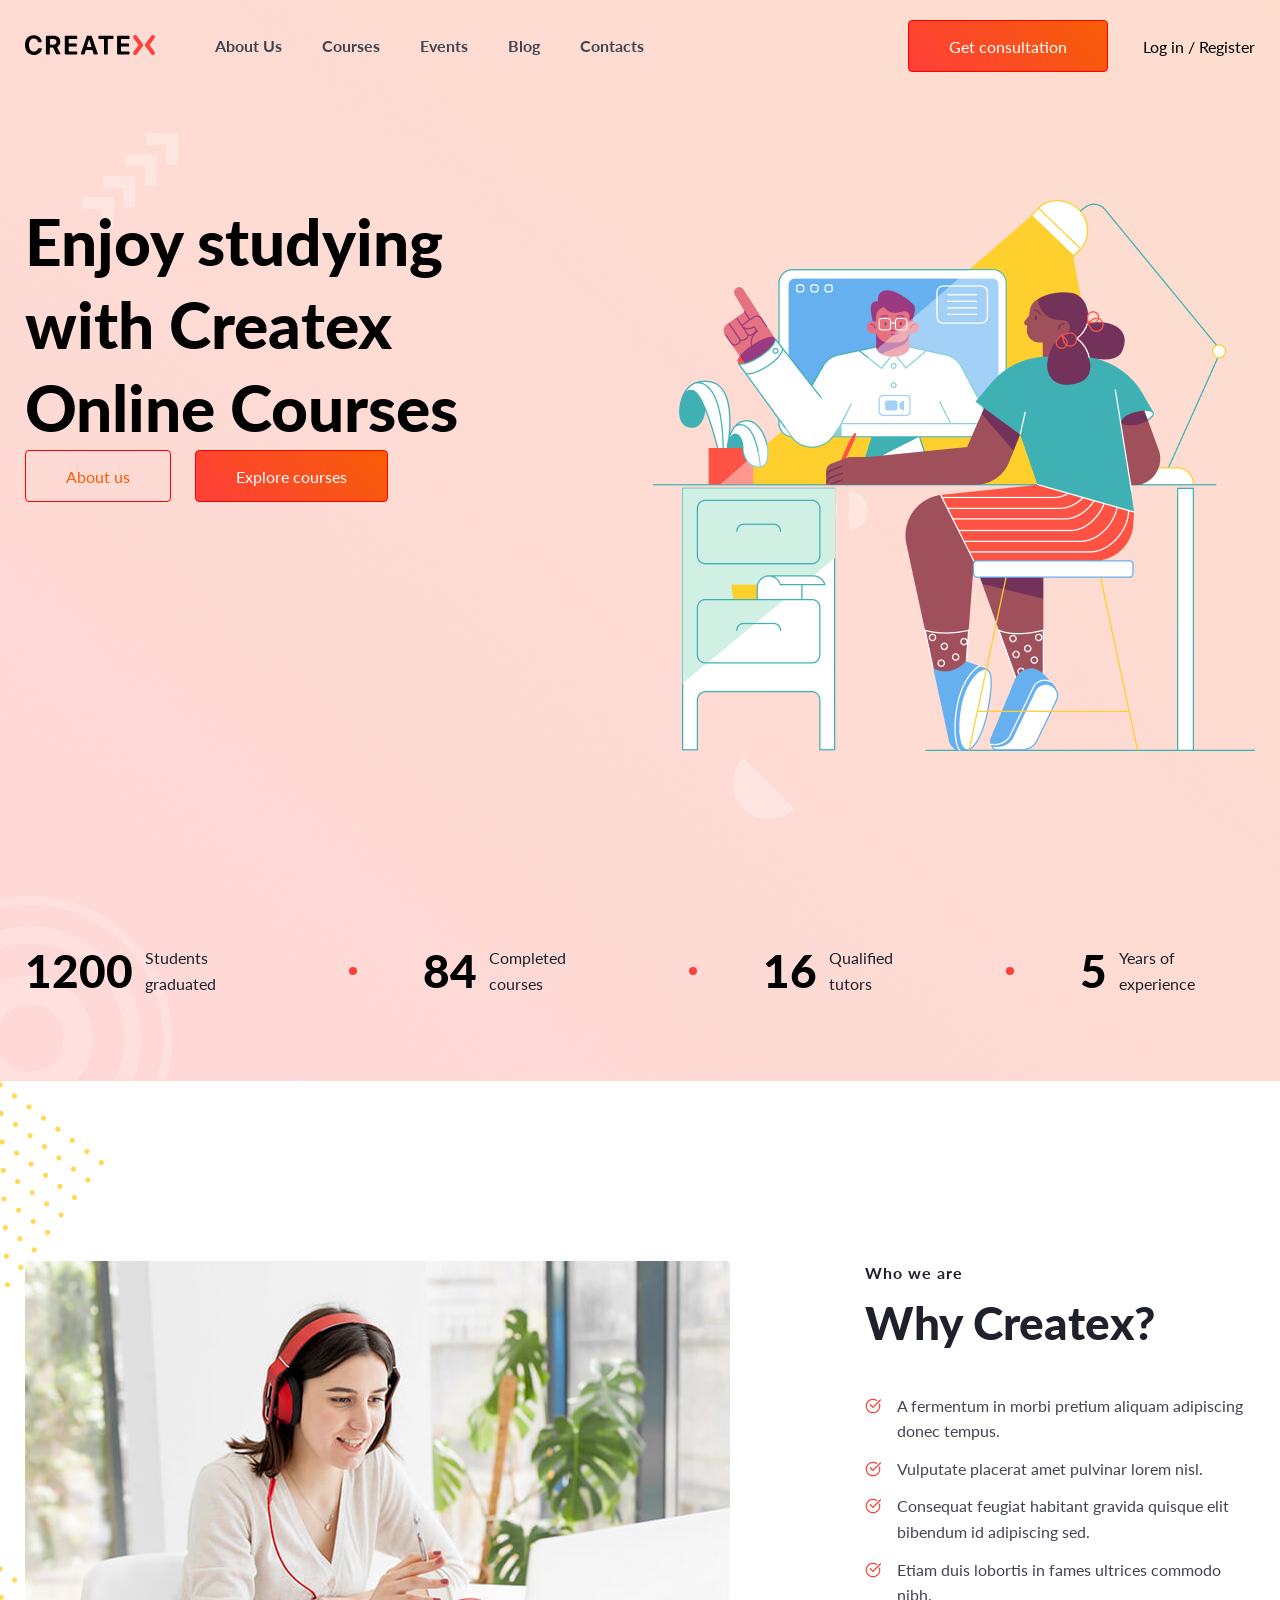
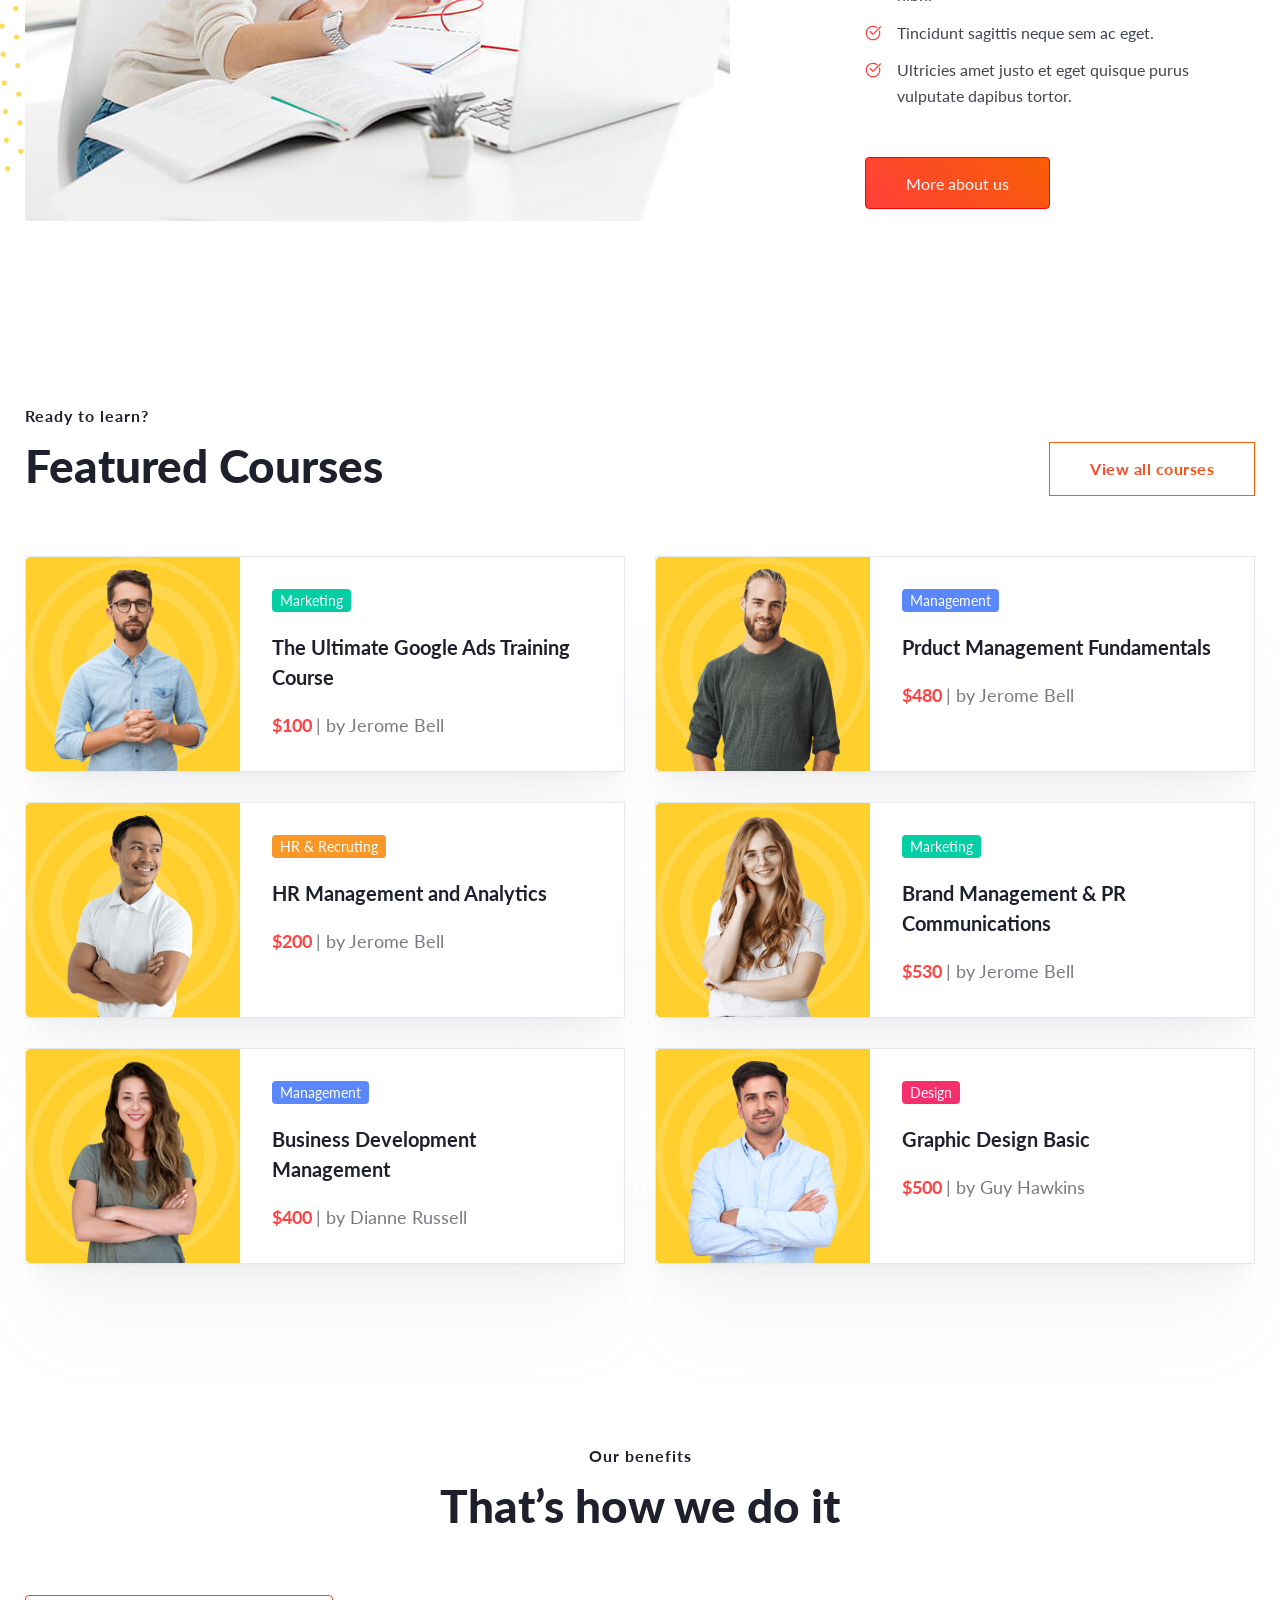
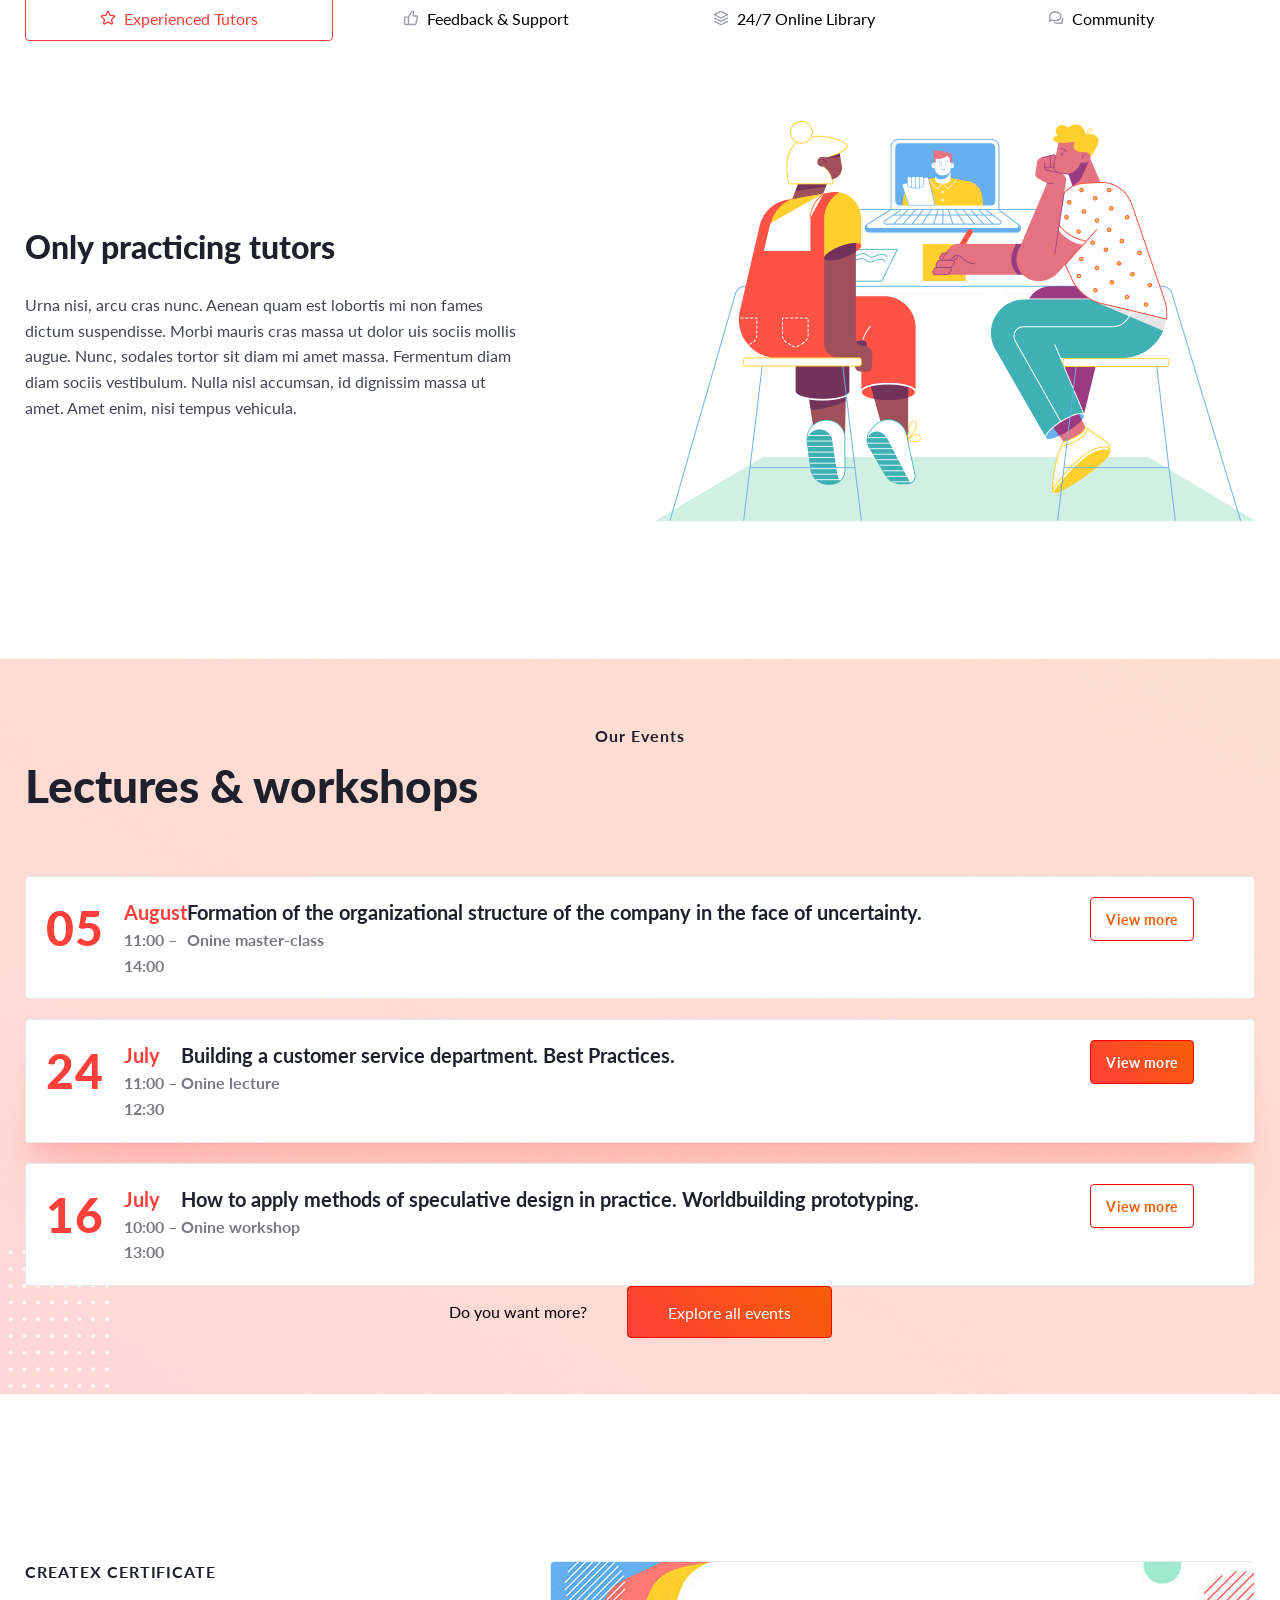
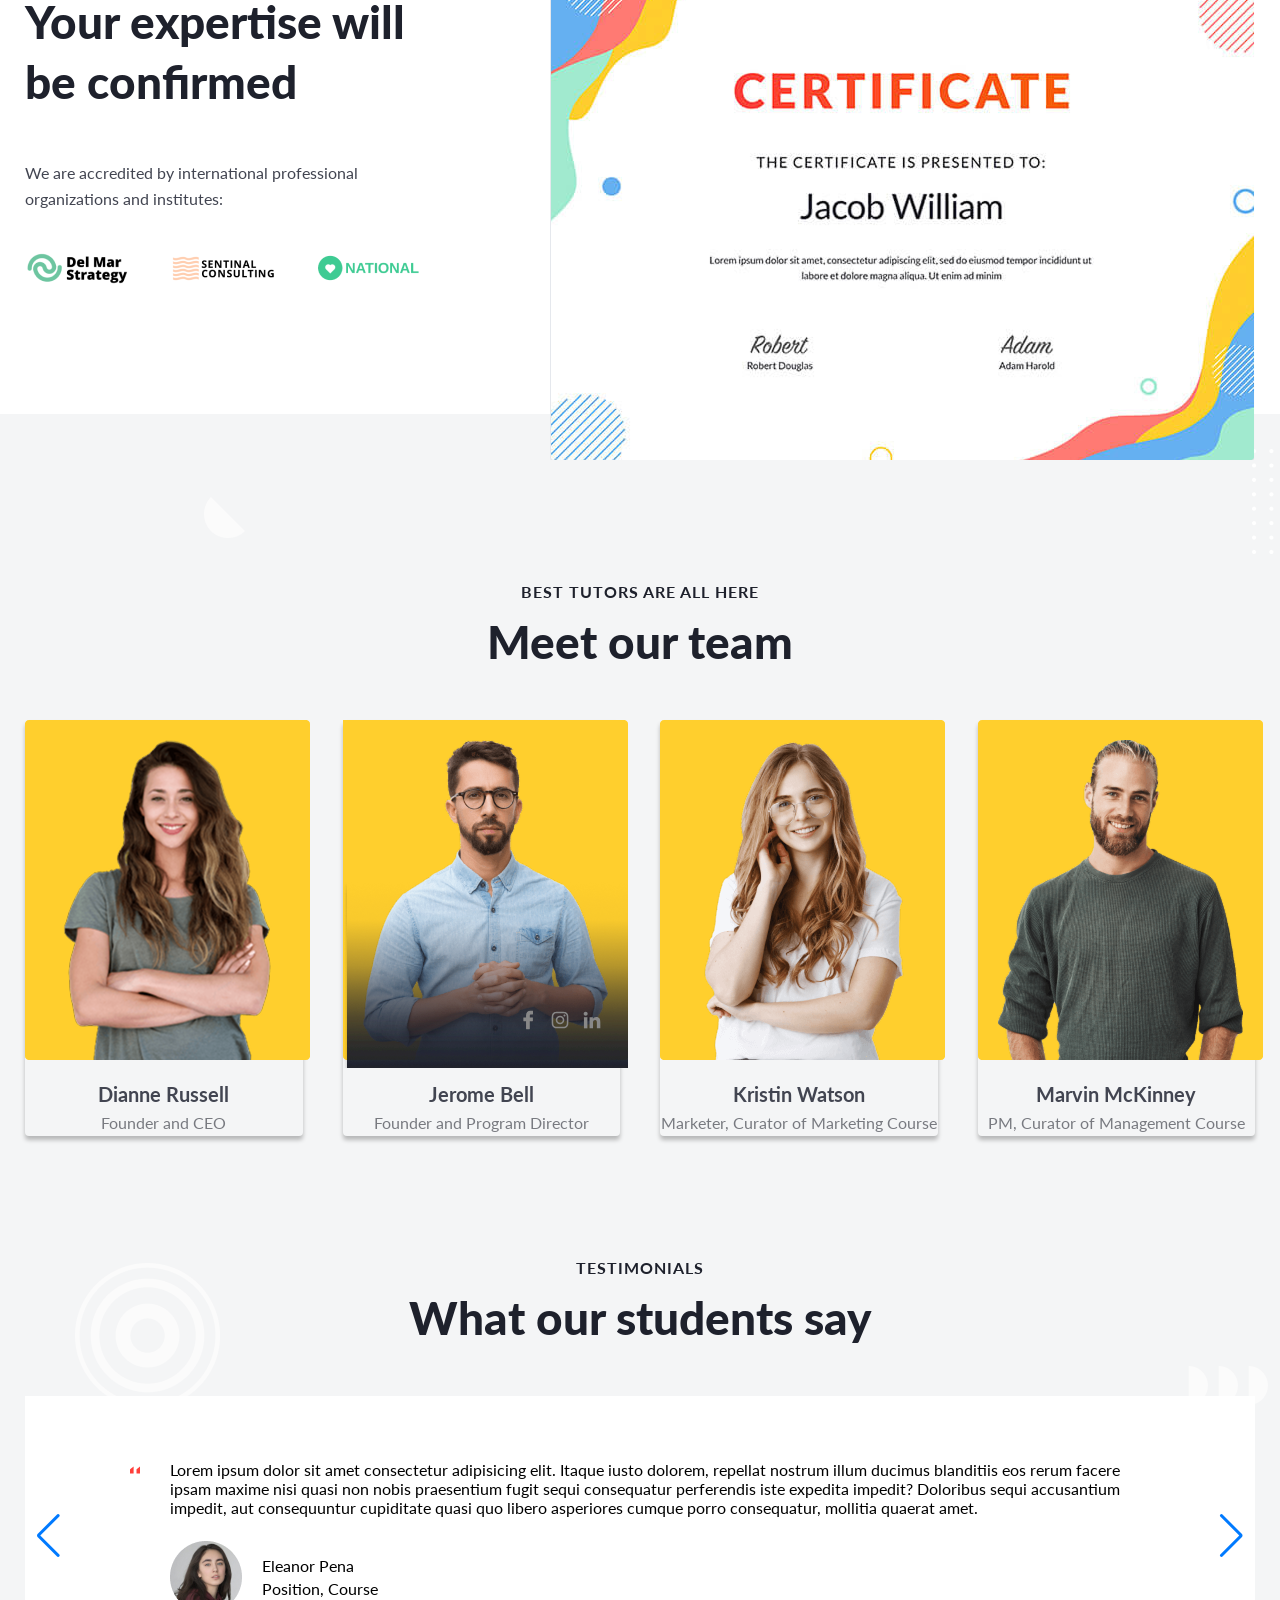
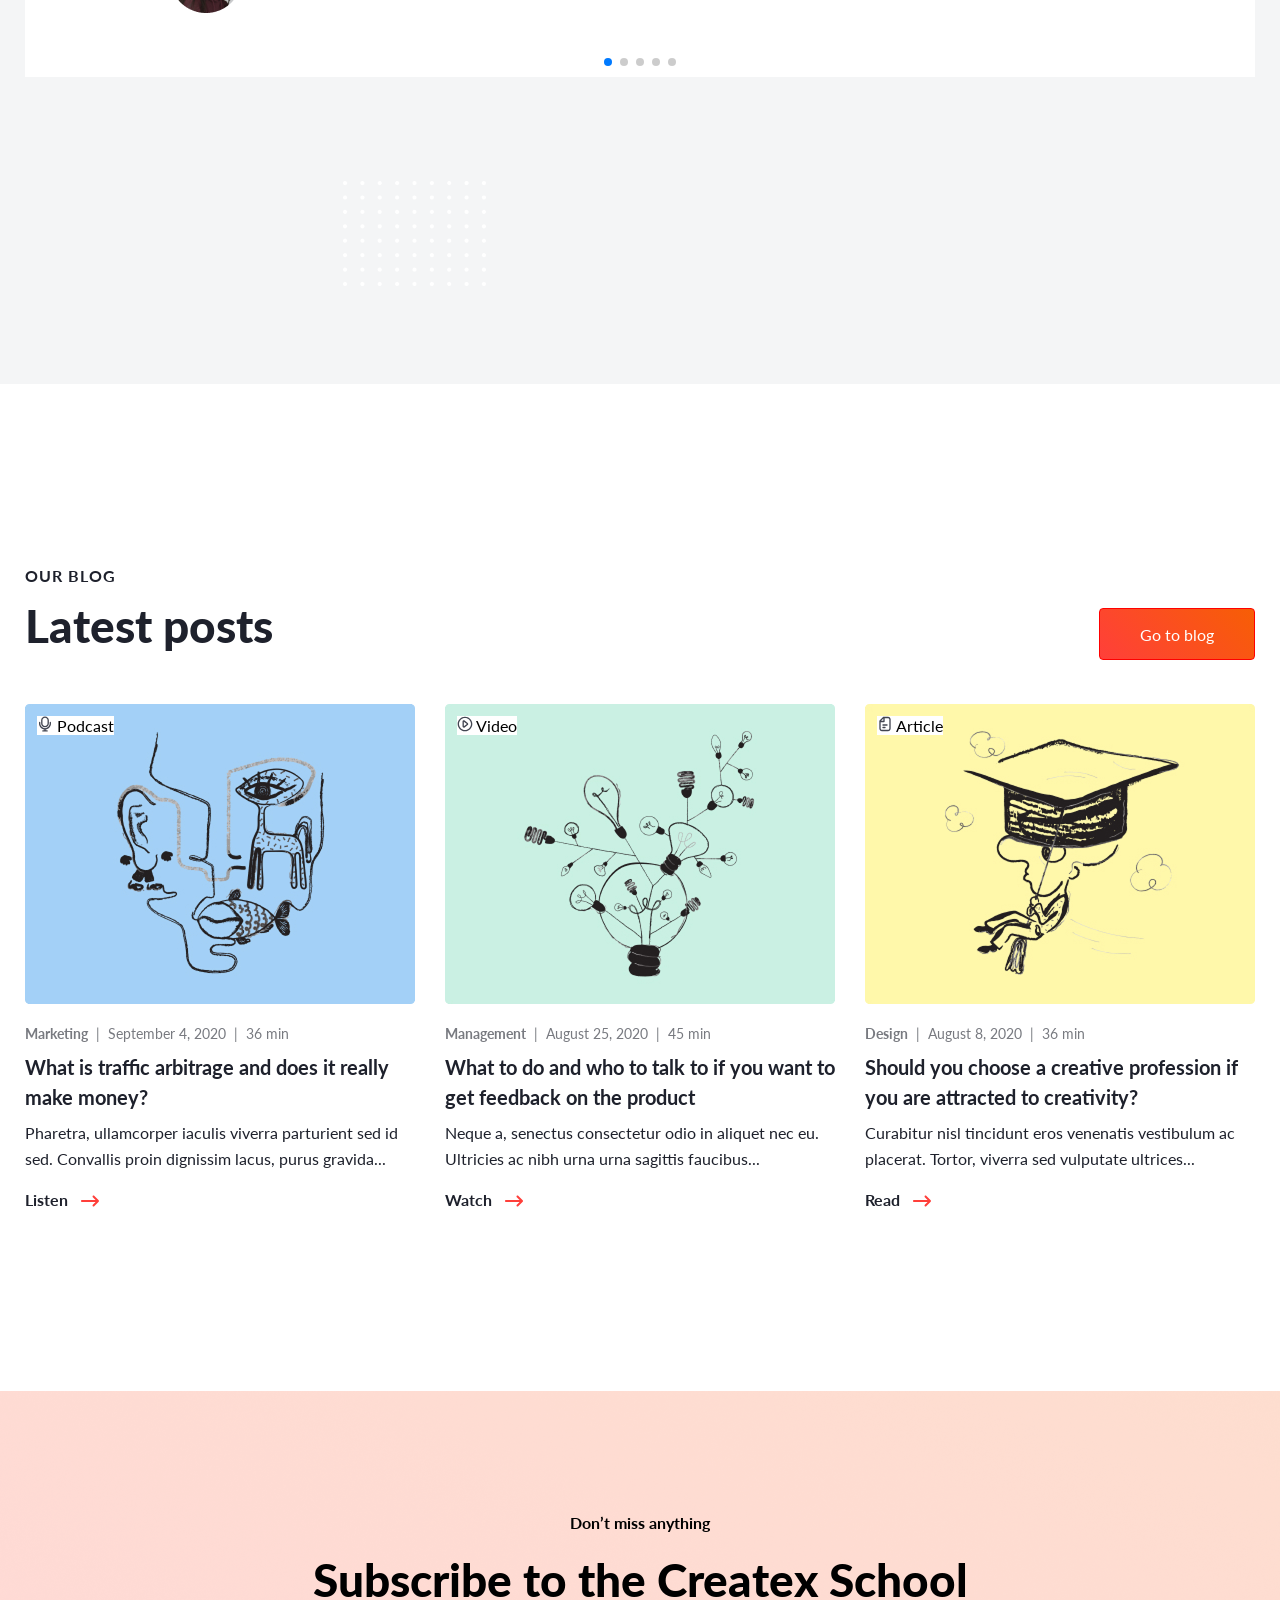
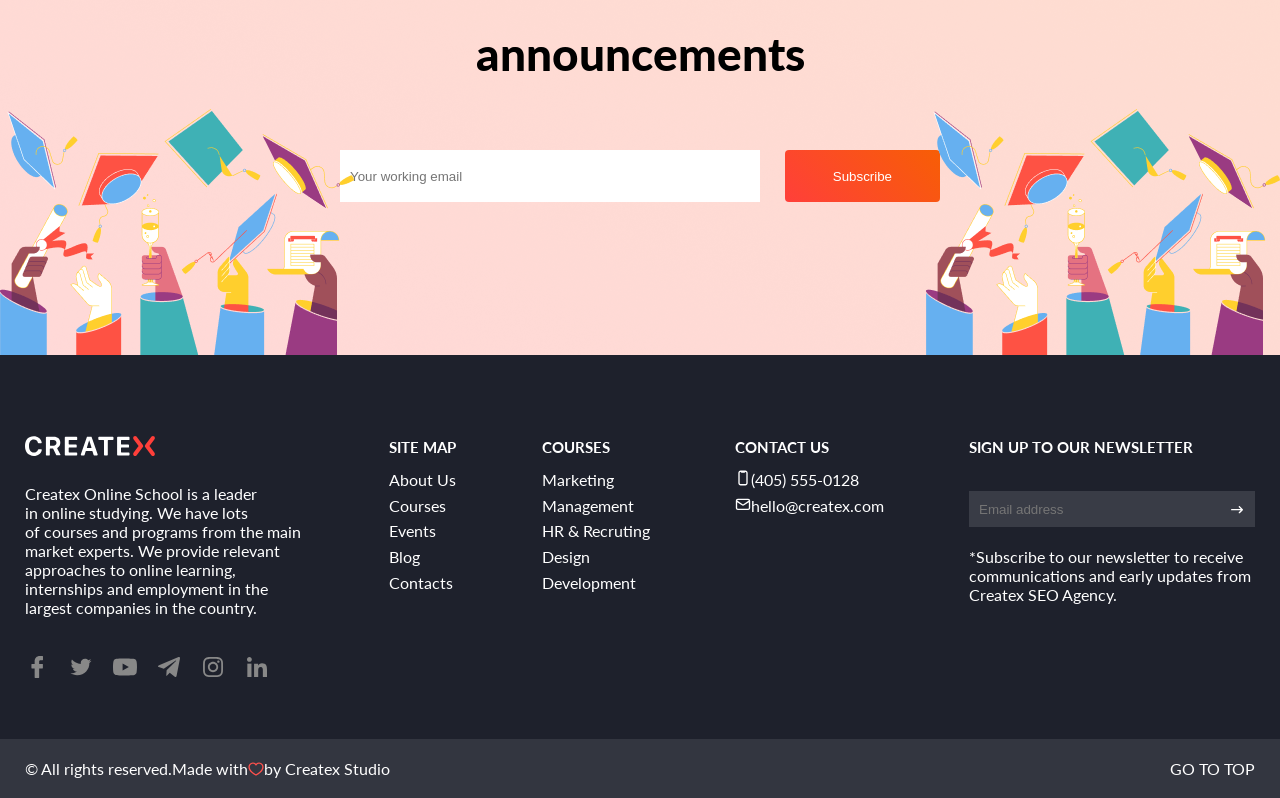
<file: index.html>
<!DOCTYPE html>
<html lang="en">

<head>
  <meta charset="UTF-8">
  <meta name="viewport" content="width=device-width, initial-scale=1.0">
  <title>CreateX</title>
  <link rel="stylesheet" href="https://cdn.jsdelivr.net/npm/swiper@11/swiper-bundle.min.css" />
  <link rel="stylesheet" href="css/main.css">
</head>

<body>

  <header id="top" class="header">
    <div class="container">

      <div class="header_row">
        <div class="header_left">
          <div class="header_logo">
            <a href="#!">
              <svg id="logo" width="130" height="22" viewBox="0 0 130 22" fill="none"
                xmlns="http://www.w3.org/2000/svg">
                <path
                  d="M0 11.1008C0 5.00078 3.3 1.30078 8.7 1.30078C12.8 1.30078 16.1 3.80078 16.7 7.50078C16.8 7.90078 16.5 8.20078 16.1 8.20078H13.5C13.2 8.20078 13 8.00078 12.9 7.70078C12.4 5.80078 10.8 4.60078 8.7 4.60078C5.8 4.60078 4 7.10078 4 11.1008C4 15.1008 5.8 17.6008 8.8 17.6008C10.9 17.6008 12.4 16.5008 13 14.7008C13.1 14.4008 13.3 14.2008 13.6 14.2008H16.2C16.6 14.2008 16.9 14.6008 16.8 14.9008C16.2 18.5008 13 20.9008 8.8 20.9008C3.3 20.9008 0 17.1008 0 11.1008Z" />
                <path
                  d="M24.2997 20.401H21.3997C21.0997 20.401 20.8997 20.201 20.8997 19.901V2.60104C20.8997 2.20104 21.2997 1.80104 21.6997 1.80104H28.6997C32.7997 1.80104 35.2997 4.10104 35.2997 7.70104C35.2997 9.80104 34.2997 11.701 32.5997 12.701C32.1997 12.901 32.0997 13.401 32.2997 13.701L35.3997 19.601C35.5997 19.901 35.2997 20.301 34.9997 20.301H31.6997C31.4997 20.301 31.2997 20.201 31.1997 20.001L28.2997 14.001C28.1997 13.701 27.8997 13.601 27.5997 13.601H25.2997C24.9997 13.601 24.7997 13.801 24.7997 14.101V20.001C24.8997 20.201 24.5997 20.401 24.2997 20.401ZM24.8997 10.201C24.8997 10.501 25.0997 10.701 25.3997 10.701H28.3997C30.3997 10.701 31.4997 9.60104 31.4997 7.80104C31.4997 6.00104 30.2997 4.90104 28.3997 4.90104H25.4997C25.1997 4.90104 24.9997 5.10104 24.9997 5.40104V10.201H24.8997Z" />
                <path
                  d="M51.4998 20.401H40.4998C40.0998 20.401 39.7998 20.101 39.7998 19.701V2.50104C39.7998 2.10104 40.0998 1.80104 40.4998 1.80104H51.4998C51.8998 1.80104 52.1998 2.10104 52.1998 2.50104V4.40104C52.1998 4.80104 51.8998 5.10104 51.4998 5.10104H44.1998C43.8998 5.10104 43.6998 5.30104 43.6998 5.60104V9.00104C43.6998 9.30104 43.8998 9.50104 44.1998 9.50104H50.9998C51.3998 9.50104 51.6998 9.80104 51.6998 10.201V11.901C51.6998 12.301 51.3998 12.601 50.9998 12.601H44.1998C43.8998 12.601 43.6998 12.801 43.6998 13.101V16.901C43.6998 17.201 43.8998 17.401 44.1998 17.401H51.4998C51.8998 17.401 52.1998 17.701 52.1998 18.101V20.001C52.1998 20.101 51.8998 20.401 51.4998 20.401Z" />
                <path
                  d="M66.9999 15.901H61.2999C60.9999 15.901 60.7999 16.101 60.6999 16.301L59.5999 20.001C59.4999 20.301 59.2999 20.401 58.9999 20.401H56.3999C55.9999 20.401 55.6999 20.001 55.7999 19.601L61.7999 2.20104C61.8999 2.00104 62.0999 1.80104 62.3999 1.80104H66.0999C66.3999 1.80104 66.5999 2.00104 66.6999 2.20104L72.6999 19.601C72.7999 20.001 72.4999 20.401 72.0999 20.401H69.1999C68.8999 20.401 68.6999 20.201 68.5999 20.001L67.4999 16.301C67.4999 16.101 67.1999 15.901 66.9999 15.901ZM62.0999 13.001H66.1999C66.3999 13.001 66.4999 12.801 66.4999 12.601L64.2999 5.60104H64.0999L61.8999 12.601C61.7999 12.801 61.8999 13.001 62.0999 13.001Z" />
                <path
                  d="M79.0001 19.7014V5.50143C79.0001 5.20143 78.8001 5.00143 78.5001 5.00143H74.1001C73.7001 5.00143 73.3001 4.70143 73.3001 4.20143V2.50143C73.3001 2.10143 73.6001 1.70143 74.1001 1.70143H87.7001C88.1001 1.70143 88.5001 2.00143 88.5001 2.50143V4.20143C88.5001 4.60143 88.2001 5.00143 87.7001 5.00143H83.3001C83.0001 5.00143 82.8001 5.20143 82.8001 5.50143V19.8014C82.8001 20.2014 82.5001 20.5014 82.1001 20.5014H79.6001C79.3001 20.4014 79.0001 20.1014 79.0001 19.7014Z" />
                <path
                  d="M103.8 20.401H92.7999C92.3999 20.401 92.0999 20.101 92.0999 19.701V2.50104C92.0999 2.10104 92.3999 1.80104 92.7999 1.80104H103.8C104.2 1.80104 104.5 2.10104 104.5 2.50104V4.40104C104.5 4.80104 104.2 5.10104 103.8 5.10104H96.4999C96.1999 5.10104 95.9999 5.30104 95.9999 5.60104V9.00104C95.9999 9.30104 96.1999 9.50104 96.4999 9.50104H103.3C103.7 9.50104 104 9.80104 104 10.201V11.901C104 12.301 103.7 12.601 103.3 12.601H96.4999C96.1999 12.601 95.9999 12.801 95.9999 13.101V16.901C95.9999 17.201 96.1999 17.401 96.4999 17.401H103.8C104.2 17.401 104.5 17.701 104.5 18.101V20.001C104.5 20.101 104.2 20.401 103.8 20.401Z" />
                <path
                  d="M117.7 9.7L111.5 1.6C111.1 1.2 110.6 1 110.1 1C109.6 1 109.1 1.2 108.7 1.6C108 2.4 108 3.6 108.7 4.4L113.6 11L108.7 17.6C108 18.4 108 19.6 108.7 20.4C109.1 20.8 109.6 21 110.1 21C110.6 21 111.1 20.8 111.5 20.4L117.7 12.3C118.4 11.7 118.4 10.5 117.7 9.7Z"
                  fill="#FF3F3A" />
                <path
                  d="M120.343 9.7L126.543 1.6C126.943 1.2 127.443 1 127.943 1C128.443 1 128.943 1.2 129.343 1.6C130.043 2.4 130.043 3.6 129.343 4.4L124.443 11L129.343 17.6C130.043 18.4 130.043 19.6 129.343 20.4C128.943 20.8 128.443 21 127.943 21C127.443 21 126.943 20.8 126.543 20.4L120.343 12.3C119.643 11.7 119.643 10.5 120.343 9.7Z"
                  fill="#FF3F3A" />
              </svg></a>
          </div>
          <nav class="header_nav">
            <ul>
              <li><a href="about.html">About Us</a></li>
              <li><a href="courses.html">Courses</a></li>
              <li><a href="events.html">Events</a></li>
              <li><a href="blog.html">Blog</a></li>
              <li><a href="contacts.html">Contacts</a></li>
            </ul>
          </nav>
        </div>

        <div class="header_links">
          <a class="btn_fill" href="#!">Get consultation</a>
          <a href="#!">Log in / Register</a>
        </div>
      </div>

      <div class="header_hero">
        <div class="hero_left">
          <div class="hero_title">Enjoy studying
            with Createx Online Courses</div>

          <div class="hero_links">
            <a class="btn" href="#!">About us</a>
            <a class="btn_fill" href="#!">Explore courses</a>
          </div>


        </div>
        <div class="hero_right"></div>
      </div>

      <div class="header_statistics">
        <div class="stat_item">
          <div class="item_value">1200</div>
          <div class="item_name">Students graduated</div>
        </div>
        <div class="stat_sep"><svg width="8" height="8" viewBox="0 0 8 8" fill="none"
            xmlns="http://www.w3.org/2000/svg">
            <circle cx="4" cy="4" r="4" fill="#FF3F3A" />
          </svg>
        </div>
        <div class="stat_item">
          <div class="item_value">84</div>
          <div class="item_name">Completed courses</div>
        </div>
        <div class="stat_sep"><svg width="8" height="8" viewBox="0 0 8 8" fill="none"
            xmlns="http://www.w3.org/2000/svg">
            <circle cx="4" cy="4" r="4" fill="#FF3F3A" />
          </svg>
        </div>
        <div class="stat_item">
          <div class="item_value">16</div>
          <div class="item_name">Qualified tutors</div>
        </div>
        <div class="stat_sep"><svg width="8" height="8" viewBox="0 0 8 8" fill="none"
            xmlns="http://www.w3.org/2000/svg">
            <circle cx="4" cy="4" r="4" fill="#FF3F3A" />
          </svg>
        </div>
        <div class="stat_item">
          <div class="item_value">5</div>
          <div class="item_name">Years of experience</div>
        </div>
      </div>

    </div>
  </header>

  <section class="about common_section">
    <div class="container">
      <div class="about_row">
        <div class="about_left">
          <img src="images/about.png" alt="">
        </div>
        <div class="about_right">
          <div class="about_subtitle">Who we are</div>
          <div class="about_title"> Why Createx?</div>
          <div class="about_items">

            <div class="about_item"> <img src="images/check.svg" alt=""> A fermentum in morbi pretium aliquam adipiscing
              donec tempus.</div>
            <div class="about_item"> <img src="images/check.svg" alt=""> Vulputate placerat amet pulvinar lorem nisl.
            </div>
            <div class="about_item"> <img src="images/check.svg" alt=""> Consequat feugiat habitant gravida quisque elit
              bibendum id adipiscing sed.</div>
            <div class="about_item"> <img src="images/check.svg" alt=""> Etiam duis lobortis in fames ultrices commodo
              nibh.</div>
            <div class="about_item"> <img src="images/check.svg" alt=""> Tincidunt sagittis neque sem ac eget.</div>
            <div class="about_item"> <img src="images/check.svg" alt=""> Ultricies amet justo et eget quisque purus
              vulputate dapibus tortor.</div>

          </div>
          <div class="about_btn btn_fill">More about us</div>
        </div>
      </div>
    </div>
  </section>

  <section class="featured common_section">
    <div class="container">
      <div class="featured_row">
        <div class="featured_text">
          <div class="featured_subtitle">Ready to learn?</div>
          <div class="featured_title">Featured Courses</div>
        </div>
        <div class="featured_btn btn">View all courses</div>
      </div>
      <div class="featured_items">
        <div class="featured_item">
          <img src="images/featured-1.png" alt="">
          <div class="featured_details">
            <div class="featured_item_category category1">Marketing</div>
            <div class="featured_item_title">The Ultimate Google Ads Training Course</div>
            <div class="featured_item_desc">$100 <span>| by Jerome Bell</span></div>
          </div>
        </div>
        <div class="featured_item">
          <img src="images/featured-2.png" alt="">
          <div class="featured_details">
            <div class="featured_item_category category2">Management</div>
            <div class="featured_item_title">Prduct Management Fundamentals</div>
            <div class="featured_item_desc">$480 <span>| by Jerome Bell</span></div>
          </div>
        </div>
        <div class="featured_item">
          <img src="images/featured-3.png" alt="">
          <div class="featured_details">
            <div class="featured_item_category category3">HR & Recruting</div>
            <div class="featured_item_title">HR Management and Analytics</div>
            <div class="featured_item_desc">$200 <span>| by Jerome Bell</span></div>
          </div>
        </div>
        <div class="featured_item">
          <img src="images/featured-4.png" alt="">
          <div class="featured_details">
            <div class="featured_item_category category1">Marketing</div>
            <div class="featured_item_title">Brand Management & PR Communications</div>
            <div class="featured_item_desc">$530 <span>| by Jerome Bell</span></div>
          </div>
        </div>
        <div class="featured_item">
          <img src="images/featured-5.png" alt="">
          <div class="featured_details">
            <div class="featured_item_category category2">Management</div>
            <div class="featured_item_title">Business Development Management</div>
            <div class="featured_item_desc">$400 <span>| by Dianne Russell</span></div>
          </div>
        </div>
        <div class="featured_item">
          <img src="images/featured-6.png" alt="">
          <div class="featured_details">
            <div class="featured_item_category category4">Design</div>
            <div class="featured_item_title">Graphic Design Basic</div>
            <div class="featured_item_desc">$500 <span>| by Guy Hawkins</span></div>
          </div>
        </div>
      </div>
    </div>
  </section>

  <section class="benefits common_section">
    <div class="container">
      <div class="benefits_top">
        <div class="benefits_subtitle">Our benefits</div>
        <div class="benefits_title">That’s how we do it</div>
      </div>

      <div class="benefits_categories">
        <div class="benefits_item active">
          <svg id="benefits_item_icon" width="16" height="16" viewBox="0 0 16 16" fill="none"
            xmlns="http://www.w3.org/2000/svg">
            <path fill-rule="evenodd" clip-rule="evenodd"
              d="M6.77932 1.46709C7.24248 0.398992 8.75719 0.39899 9.22036 1.46709L10.6214 4.69809L14.1273 5.03216C15.2862 5.14259 15.7543 6.58317 14.8816 7.35373L12.2417 9.68466L13.0073 13.1221C13.2604 14.2585 12.035 15.1488 11.0325 14.5569L7.99984 12.7665L4.96721 14.5569C3.96469 15.1488 2.73926 14.2585 2.99236 13.1221L3.75801 9.68466L1.11809 7.35373C0.245398 6.58317 0.71347 5.14259 1.87242 5.03216L5.37824 4.69809L6.77932 1.46709ZM9.40091 5.22735L7.99984 1.99635L6.59876 5.22735C6.406 5.67189 5.98678 5.97647 5.50444 6.02243L1.99861 6.35649L4.63852 8.68743C5.00174 9.00813 5.16186 9.50095 5.05652 9.97389L4.29088 13.4114L7.32351 11.621C7.74075 11.3746 8.25893 11.3746 8.67617 11.621L11.7088 13.4114L10.9432 9.97389C10.8378 9.50095 10.9979 9.00813 11.3612 8.68743L14.0011 6.35649L10.4952 6.02243C10.0129 5.97647 9.59368 5.67189 9.40091 5.22735Z" />
          </svg>

          <div class="benfits_item_name">Experienced Tutors</div>
        </div>
        <div class="benefits_item">
          <svg id="benefits_item_icon" width="16" height="16" viewBox="0 0 16 16" fill="none"
            xmlns="http://www.w3.org/2000/svg">
            <path fill-rule="evenodd" clip-rule="evenodd"
              d="M9.4547 2.16732C9.36168 2.16732 9.27547 2.21676 9.22843 2.29736L9.22433 2.30438L6.16683 7.26115V13.834H11.8907C12.0135 13.834 12.1198 13.7487 12.1464 13.629L12.1487 13.6186L13.8487 6.97883C13.8798 6.8179 13.7565 6.66732 13.5915 6.66732H11.0002C10.566 6.66732 10.1268 6.52228 9.80696 6.21014C9.47075 5.88199 9.31488 5.41203 9.41491 4.90572L9.89414 2.48001C9.92614 2.31806 9.80219 2.16732 9.63725 2.16732H9.4547ZM4.8335 13.834V7.73875H2.47118C2.32739 7.73875 2.2104 7.85476 2.20929 7.99872C2.20929 7.99872 2.20929 7.99871 2.20929 7.99872L2.16684 13.5701C2.16572 13.7154 2.28327 13.834 2.42868 13.834H4.8335ZM5.12809 6.40541L8.08155 1.61731C8.36843 1.13222 8.89032 0.833984 9.4547 0.833984H9.63725C10.6424 0.833984 11.397 1.75237 11.2022 2.73844L10.723 5.16415C10.7144 5.20732 10.72 5.22693 10.7213 5.23124C10.7228 5.23603 10.726 5.24402 10.7383 5.25596C10.7661 5.28317 10.8492 5.33398 11.0002 5.33398H13.5915C14.6121 5.33398 15.3701 6.27923 15.1487 7.27539L15.1464 7.28579L13.4453 13.93C13.2788 14.6537 12.6343 15.1673 11.8907 15.1673H2.42868C1.54298 15.1673 0.826756 14.4457 0.833544 13.56C0.833544 13.56 0.833544 13.56 0.833544 13.56L0.875993 7.98854C0.88271 7.11235 1.59485 6.40541 2.47118 6.40541H5.12809Z" />
          </svg>
          <div class="benfits_item_name">Feedback & Support</div>
        </div>
        <div class="benefits_item">
          <svg id="benefits_item_icon" width="16" height="16" viewBox="0 0 16 16" fill="none"
            xmlns="http://www.w3.org/2000/svg">
            <path fill-rule="evenodd" clip-rule="evenodd"
              d="M7.70184 0.736398C7.88953 0.642555 8.11044 0.642555 8.29813 0.736398L14.9648 4.06973C15.1906 4.18266 15.3333 4.4135 15.3333 4.66602C15.3333 4.91853 15.1906 5.14937 14.9648 5.2623L8.29813 8.59563C8.11044 8.68948 7.88953 8.68948 7.70184 8.59563L1.03517 5.2623C0.809318 5.14937 0.66665 4.91853 0.66665 4.66602C0.66665 4.4135 0.809318 4.18266 1.03517 4.06973L7.70184 0.736398ZM2.82403 4.66602L7.99998 7.25399L13.1759 4.66602L7.99998 2.07804L2.82403 4.66602Z" />
            <path fill-rule="evenodd" clip-rule="evenodd"
              d="M0.737032 7.70121C0.901691 7.37189 1.30214 7.2384 1.63146 7.40306L7.99998 10.5873L14.3685 7.40306C14.6978 7.2384 15.0983 7.37189 15.2629 7.70121C15.4276 8.03052 15.2941 8.43097 14.9648 8.59563L8.29813 11.929C8.11044 12.0228 7.88953 12.0228 7.70184 11.929L1.03517 8.59563C0.705855 8.43097 0.572372 8.03052 0.737032 7.70121Z" />
            <path fill-rule="evenodd" clip-rule="evenodd"
              d="M0.737032 11.0345C0.901691 10.7052 1.30214 10.5717 1.63146 10.7364L7.99998 13.9207L14.3685 10.7364C14.6978 10.5717 15.0983 10.7052 15.2629 11.0345C15.4276 11.3639 15.2941 11.7643 14.9648 11.929L8.29813 15.2623C8.11044 15.3561 7.88953 15.3561 7.70184 15.2623L1.03517 11.929C0.705855 11.7643 0.572372 11.3639 0.737032 11.0345Z" />
          </svg>
          <div class="benfits_item_name">24/7 Online Library</div>
        </div>
        <div class="benefits_item">
          <svg id="benefits_item_icon" width="16" height="16" viewBox="0 0 16 16" fill="none"
            xmlns="http://www.w3.org/2000/svg">
            <path fill-rule="evenodd" clip-rule="evenodd"
              d="M14.6153 7.04557C14.5204 7.70339 14.2954 8.32861 13.9619 8.90355C13.9869 9.0459 13.9997 9.18978 13.9997 9.33429C13.9997 9.83617 13.8543 10.3165 13.5849 10.7529C13.4504 10.9707 13.4158 11.226 13.4025 11.3946C13.3873 11.5879 13.3924 11.7994 13.4062 12.0025C13.4217 12.2304 13.4497 12.4697 13.4818 12.6954C13.2216 12.6196 12.9395 12.5434 12.6704 12.4826C12.4465 12.4321 12.2174 12.3891 12.0099 12.3676C11.8289 12.349 11.5674 12.3345 11.3335 12.4101C10.8221 12.5754 10.2594 12.6676 9.66636 12.6676C8.96109 12.6676 8.31335 12.5424 7.74559 12.325C7.60903 12.3311 7.47146 12.3343 7.33301 12.3343C6.52993 12.3343 5.75701 12.2287 5.03385 12.0335C6.08516 13.2494 7.81828 14.001 9.66636 14.001C10.3883 14.001 11.0812 13.8901 11.7198 13.6864C11.7209 13.6865 11.723 13.6864 11.726 13.6864C11.7424 13.686 11.7879 13.6851 11.8729 13.6939C12.0067 13.7077 12.1786 13.7385 12.377 13.7833C12.7719 13.8724 13.2157 14.0038 13.5615 14.1136C14.2949 14.3464 15.0056 13.7064 14.8745 12.9621C14.8181 12.6418 14.7595 12.2508 14.7365 11.9122C14.7249 11.7419 14.7236 11.6021 14.7317 11.4995C14.7351 11.457 14.7394 11.4304 14.7421 11.4162C15.1172 10.7949 15.333 10.0874 15.333 9.33429C15.333 8.48526 15.0693 7.70995 14.6153 7.04557Z" />
            <path fill-rule="evenodd" clip-rule="evenodd"
              d="M3.73109 3.79943C2.83245 4.48662 2.33306 5.38871 2.33306 6.33398C2.33306 6.80534 2.45577 7.25932 2.68599 7.68147C2.77367 7.84226 2.79854 8.00812 2.80744 8.1204C2.81714 8.24283 2.8123 8.36866 2.80166 8.48633C2.78034 8.72191 2.72949 8.98883 2.66849 9.25174C2.59715 9.55927 2.50572 9.88724 2.41296 10.1952C2.76512 10.0672 3.15003 9.93601 3.51493 9.82956C3.80985 9.74352 4.10767 9.66886 4.37274 9.62695C4.60108 9.59084 4.93243 9.55535 5.2177 9.65405C5.85792 9.87555 6.57411 10.0007 7.33306 10.0007C8.76451 10.0007 10.0358 9.55621 10.935 8.86854C11.8337 8.18135 12.3331 7.27926 12.3331 6.33398C12.3331 5.38871 11.8337 4.48662 10.935 3.79943C10.0358 3.11176 8.76451 2.66732 7.33306 2.66732C5.90162 2.66732 4.63034 3.11176 3.73109 3.79943ZM2.92116 2.74028C4.07283 1.85959 5.6349 1.33398 7.33306 1.33398C9.03123 1.33398 10.5933 1.85959 11.745 2.74028C12.8973 3.62145 13.6664 4.88602 13.6664 6.33398C13.6664 7.78194 12.8973 9.04652 11.745 9.92768C10.5933 10.8084 9.03123 11.334 7.33306 11.334C6.43769 11.334 5.58244 11.188 4.80591 10.9224C4.80513 10.9246 4.74215 10.9184 4.58098 10.9439C4.39521 10.9733 4.15809 11.0308 3.88836 11.1095C3.35138 11.2662 2.74835 11.4878 2.28902 11.6666C1.49327 11.9763 0.682633 11.212 0.95074 10.3979C1.09284 9.96647 1.26043 9.42121 1.36966 8.95041C1.42468 8.71324 1.46039 8.51384 1.47375 8.36618C1.47839 8.31492 1.47958 8.27756 1.47932 8.2523C1.17246 7.66592 0.99973 7.01748 0.99973 6.33398C0.99973 4.88602 1.76887 3.62145 2.92116 2.74028Z" />
          </svg>
          <div class="benfits_item_name">Community</div>
        </div>
      </div>

      <div class="benefits_row">
        <div class="benefits_left">
          <div class="benefits_text">
            <div class="title">Only practicing tutors</div>
            <p>Urna nisi, arcu cras nunc. Aenean quam est lobortis mi non fames dictum suspendisse.
              Morbi mauris cras massa ut dolor uis sociis mollis augue. Nunc, sodales tortor sit
              diam mi amet massa. Fermentum diam diam sociis vestibulum. Nulla nisl accumsan,
              id dignissim massa ut amet. Amet enim, nisi tempus vehicula.</p>
          </div>
        </div>
        <div class="benefits_right">
          <img src="images/benefits.png" alt="">
        </div>
      </div>

    </div>
  </section>

  <section class="events common_section">
    <div class="container">
      <div class="events_subtitle">Our Events</div>
      <div class="events_title">Lectures & workshops</div>

      <div class="events_items">
        <div class="events_item">
          <div class="event_item_date">
            <div class="event_day_part">05</div>
            <div class="event_time_part">
              <div class="event_month">August</div>
              <div class="event_time">11:00 – 14:00</div>
            </div>
          </div>
          <div class="event_item_text">
            <div class="event_text">Formation of the organizational structure of the company in the face of
              uncertainty.</div>
            <div class="event_desc">Onine master-class</div>

          </div>
          <div class="event_item_btn btn">View more</div>
        </div>
        <div class="events_item middle">
          <div class="event_item_date">
            <div class="event_day_part">24</div>
            <div class="event_time_part">
              <div class="event_month">July</div>
              <div class="event_time">11:00 – 12:30</div>
            </div>
          </div>
          <div class="event_item_text">
            <div class="event_text">Building a customer service department. Best Practices.</div>
            <div class="event_desc">Onine lecture</div>

          </div>
          <div class="event_item_btn btn_fill">View more</div>
        </div>
        <div class="events_item">
          <div class="event_item_date">
            <div class="event_day_part">16</div>
            <div class="event_time_part">
              <div class="event_month">July</div>
              <div class="event_time">10:00 – 13:00</div>
            </div>
          </div>
          <div class="event_item_text">
            <div class="event_text">How to apply methods of speculative design in practice. Worldbuilding prototyping.
            </div>
            <div class="event_desc">Onine workshop</div>

          </div>
          <div class="event_item_btn btn">View more</div>
        </div>
      </div>

      <div class="events_link">
        <div>Do you want more?</div>
        <div class="events_btn btn_fill">Explore all events</div>
      </div>

    </div>
  </section>

  <section class="certificate common_section">
    <div class="container">
      <div class="cert_row">
        <div class="cert_left">

          <div class="cert_subtitle">Createx Certificate</div>
          <div class="cert_title">Your expertise will be confirmed</div>
          <div class="cert_desc">We are accredited by international professional organizations and institutes:</div>

          <div class="cert_logos">
            <img src="images/logo1.png" alt="">
            <img src="images/logo2.png" alt="">
            <img src="images/logo3.png" alt="">
          </div>


        </div>
        <div class="cert_right">
          <img src="images/certificate.png" alt="">
        </div>
      </div>
    </div>
  </section>

  <section class="big_section">
    <div class="container">

      <div class="team">
        <div class="team_subtitle">Best tutors are all here</div>
        <div class="team_title">Meet our team</div>
        <div class="team_items">

          <div class="team_item">
            <div class="team_item_img">
              <div class="team_item_inner">
                <img class="main" src="images/team1.png" alt="">

                <img class="gradient hide" src="images/team_gradient.png" alt="">
                <div class="social hide">
                  <a href="https://www.facebook.com/Dianne.Russell" target="_blank">
                    <svg id="team_social" width="20" height="20" viewBox="0 0 20 20" fill="none"
                      xmlns="http://www.w3.org/2000/svg">
                      <path
                        d="M14.6359 0.837799L12.3215 0.833984C9.72134 0.833984 8.04102 2.60489 8.04102 5.34584V7.42611H5.71401C5.51293 7.42611 5.3501 7.59357 5.3501 7.80013V10.8142C5.3501 11.0208 5.51312 11.188 5.71401 11.188H8.04102V18.7935C8.04102 19 8.20386 19.1673 8.40494 19.1673H11.441C11.6421 19.1673 11.8049 18.9999 11.8049 18.7935V11.188H14.5258C14.7268 11.188 14.8897 11.0208 14.8897 10.8142L14.8908 7.80013C14.8908 7.70095 14.8524 7.60597 14.7842 7.53578C14.7161 7.46559 14.6232 7.42611 14.5267 7.42611H11.8049V5.66264C11.8049 4.81505 12.0016 4.38476 13.0764 4.38476L14.6355 4.38419C14.8364 4.38419 14.9992 4.21673 14.9992 4.01037V1.21163C14.9992 1.00545 14.8366 0.83818 14.6359 0.837799Z" />
                    </svg>
                  </a>

                  <svg id="team_social" width="20" height="20" viewBox="0 0 20 20" fill="none"
                    xmlns="http://www.w3.org/2000/svg">
                    <path
                      d="M18.3169 6.56606C18.2778 5.6805 18.1346 5.07168 17.9295 4.54413C17.7178 3.98415 17.3923 3.4828 16.9657 3.06603C16.5489 2.64277 16.0443 2.31388 15.4908 2.10555C14.9602 1.90041 14.3545 1.7572 13.469 1.71816C12.5768 1.67581 12.2936 1.66602 10.0308 1.66602C7.76794 1.66602 7.48471 1.67581 6.59584 1.71485C5.71028 1.7539 5.10146 1.89723 4.57404 2.10225C4.01393 2.31388 3.51258 2.63946 3.09581 3.06603C2.67255 3.4828 2.34379 3.98746 2.13534 4.54095C1.9302 5.07168 1.78699 5.67719 1.74795 6.56275C1.70559 7.45493 1.6958 7.73816 1.6958 10.001C1.6958 12.2638 1.70559 12.547 1.74464 13.4359C1.78368 14.3215 1.92702 14.9303 2.13216 15.4578C2.34379 16.0178 2.67255 16.5191 3.09581 16.9359C3.51258 17.3592 4.01724 17.6881 4.57073 17.8964C5.10146 18.1015 5.70697 18.2447 6.59266 18.2838C7.4814 18.323 7.76476 18.3326 10.0276 18.3326C12.2904 18.3326 12.5736 18.323 13.4625 18.2838C14.348 18.2447 14.9569 18.1015 15.4843 17.8964C16.6044 17.4633 17.4899 16.5778 17.923 15.4578C18.128 14.9271 18.2713 14.3215 18.3104 13.4359C18.3494 12.547 18.3592 12.2638 18.3592 10.001C18.3592 7.73816 18.3559 7.45493 18.3169 6.56606ZM16.816 13.3708C16.7801 14.1847 16.6434 14.6243 16.5295 14.9173C16.2494 15.6434 15.6731 16.2196 14.9471 16.4997C14.654 16.6136 14.2113 16.7504 13.4005 16.7861C12.5215 16.8253 12.2578 16.8349 10.0341 16.8349C7.81029 16.8349 7.54334 16.8253 6.66744 16.7861C5.85348 16.7504 5.41394 16.6136 5.12092 16.4997C4.7596 16.3661 4.43071 16.1545 4.16375 15.8778C3.88701 15.6075 3.67538 15.2819 3.54184 14.9206C3.42788 14.6276 3.29116 14.1847 3.25542 13.3741C3.21625 12.495 3.20659 12.2312 3.20659 10.0075C3.20659 7.7837 3.21625 7.51674 3.25542 6.64097C3.29116 5.82701 3.42788 5.38747 3.54184 5.09444C3.67538 4.733 3.88701 4.40423 4.16706 4.13715C4.43719 3.8604 4.76278 3.64877 5.12423 3.51536C5.41725 3.40141 5.8601 3.26469 6.67075 3.22882C7.54983 3.18978 7.8136 3.17998 10.0372 3.17998C12.2643 3.17998 12.528 3.18978 13.4039 3.22882C14.2178 3.26469 14.6573 3.40141 14.9504 3.51536C15.3117 3.64877 15.6406 3.8604 15.9075 4.13715C16.1843 4.40741 16.3959 4.733 16.5295 5.09444C16.6434 5.38747 16.7801 5.83019 16.816 6.64097C16.855 7.52005 16.8648 7.7837 16.8648 10.0075C16.8648 12.2312 16.855 12.4917 16.816 13.3708Z" />
                    <path
                      d="M10.0307 5.71954C7.66708 5.71954 5.74931 7.63719 5.74931 10.001C5.74931 12.3648 7.66708 14.2824 10.0307 14.2824C12.3945 14.2824 14.3122 12.3648 14.3122 10.001C14.3122 7.63719 12.3945 5.71954 10.0307 5.71954ZM10.0307 12.7782C8.49732 12.7782 7.25349 11.5345 7.25349 10.001C7.25349 8.46743 8.49732 7.22372 10.0307 7.22372C11.5643 7.22372 12.808 8.46743 12.808 10.001C12.808 11.5345 11.5643 12.7782 10.0307 12.7782Z" />
                    <path
                      d="M15.4811 5.55027C15.4811 6.10223 15.0336 6.54979 14.4815 6.54979C13.9295 6.54979 13.482 6.10223 13.482 5.55027C13.482 4.99817 13.9295 4.55074 14.4815 4.55074C15.0336 4.55074 15.4811 4.99817 15.4811 5.55027Z" />
                  </svg>

                  <svg id="team_social" width="20" height="20" viewBox="0 0 20 20" fill="none"
                    xmlns="http://www.w3.org/2000/svg">
                    <path
                      d="M18.329 18.3327L18.3332 18.332V12.2195C18.3332 9.22921 17.6894 6.92574 14.1936 6.92574C12.513 6.92574 11.3853 7.84796 10.9248 8.72227H10.8762V7.2049H7.56163V18.332H11.013V12.8223C11.013 11.3716 11.288 9.9688 13.0846 9.9688C14.8547 9.9688 14.8811 11.6244 14.8811 12.9153V18.3327H18.329Z" />
                    <path d="M1.9415 7.2056H5.39706V18.3327H1.9415V7.2056Z" />
                    <path
                      d="M3.66789 1.66602C2.56303 1.66602 1.6665 2.56254 1.6665 3.6674C1.6665 4.77227 2.56303 5.68754 3.66789 5.68754C4.77275 5.68754 5.66928 4.77227 5.66928 3.6674C5.66859 2.56254 4.77206 1.66602 3.66789 1.66602Z" />
                  </svg>


                </div>
              </div>
            </div>
            <div class="team_item_bottom">
              <div class="team_item_name">Dianne Russell</div>
              <div class="team_item_position">Founder and CEO</div>
            </div>
          </div>
          <div class="team_item active">
            <div class="team_item_img">
              <div class="team_item_inner">
                <img class="main" src="images/team2.png" alt="">

                <img class="gradient" src="images/team_gradient.png" alt="">
                <div class="social">
                  <a href="https://www.facebook.com/jerome.bell" target="_blank">
                    <svg id="team_social" width="20" height="20" viewBox="0 0 20 20" fill="none"
                      xmlns="http://www.w3.org/2000/svg">
                      <path
                        d="M14.6359 0.837799L12.3215 0.833984C9.72134 0.833984 8.04102 2.60489 8.04102 5.34584V7.42611H5.71401C5.51293 7.42611 5.3501 7.59357 5.3501 7.80013V10.8142C5.3501 11.0208 5.51312 11.188 5.71401 11.188H8.04102V18.7935C8.04102 19 8.20386 19.1673 8.40494 19.1673H11.441C11.6421 19.1673 11.8049 18.9999 11.8049 18.7935V11.188H14.5258C14.7268 11.188 14.8897 11.0208 14.8897 10.8142L14.8908 7.80013C14.8908 7.70095 14.8524 7.60597 14.7842 7.53578C14.7161 7.46559 14.6232 7.42611 14.5267 7.42611H11.8049V5.66264C11.8049 4.81505 12.0016 4.38476 13.0764 4.38476L14.6355 4.38419C14.8364 4.38419 14.9992 4.21673 14.9992 4.01037V1.21163C14.9992 1.00545 14.8366 0.83818 14.6359 0.837799Z" />
                    </svg>
                  </a>

                  <svg id="team_social" width="20" height="20" viewBox="0 0 20 20" fill="none"
                    xmlns="http://www.w3.org/2000/svg">
                    <path
                      d="M18.3169 6.56606C18.2778 5.6805 18.1346 5.07168 17.9295 4.54413C17.7178 3.98415 17.3923 3.4828 16.9657 3.06603C16.5489 2.64277 16.0443 2.31388 15.4908 2.10555C14.9602 1.90041 14.3545 1.7572 13.469 1.71816C12.5768 1.67581 12.2936 1.66602 10.0308 1.66602C7.76794 1.66602 7.48471 1.67581 6.59584 1.71485C5.71028 1.7539 5.10146 1.89723 4.57404 2.10225C4.01393 2.31388 3.51258 2.63946 3.09581 3.06603C2.67255 3.4828 2.34379 3.98746 2.13534 4.54095C1.9302 5.07168 1.78699 5.67719 1.74795 6.56275C1.70559 7.45493 1.6958 7.73816 1.6958 10.001C1.6958 12.2638 1.70559 12.547 1.74464 13.4359C1.78368 14.3215 1.92702 14.9303 2.13216 15.4578C2.34379 16.0178 2.67255 16.5191 3.09581 16.9359C3.51258 17.3592 4.01724 17.6881 4.57073 17.8964C5.10146 18.1015 5.70697 18.2447 6.59266 18.2838C7.4814 18.323 7.76476 18.3326 10.0276 18.3326C12.2904 18.3326 12.5736 18.323 13.4625 18.2838C14.348 18.2447 14.9569 18.1015 15.4843 17.8964C16.6044 17.4633 17.4899 16.5778 17.923 15.4578C18.128 14.9271 18.2713 14.3215 18.3104 13.4359C18.3494 12.547 18.3592 12.2638 18.3592 10.001C18.3592 7.73816 18.3559 7.45493 18.3169 6.56606ZM16.816 13.3708C16.7801 14.1847 16.6434 14.6243 16.5295 14.9173C16.2494 15.6434 15.6731 16.2196 14.9471 16.4997C14.654 16.6136 14.2113 16.7504 13.4005 16.7861C12.5215 16.8253 12.2578 16.8349 10.0341 16.8349C7.81029 16.8349 7.54334 16.8253 6.66744 16.7861C5.85348 16.7504 5.41394 16.6136 5.12092 16.4997C4.7596 16.3661 4.43071 16.1545 4.16375 15.8778C3.88701 15.6075 3.67538 15.2819 3.54184 14.9206C3.42788 14.6276 3.29116 14.1847 3.25542 13.3741C3.21625 12.495 3.20659 12.2312 3.20659 10.0075C3.20659 7.7837 3.21625 7.51674 3.25542 6.64097C3.29116 5.82701 3.42788 5.38747 3.54184 5.09444C3.67538 4.733 3.88701 4.40423 4.16706 4.13715C4.43719 3.8604 4.76278 3.64877 5.12423 3.51536C5.41725 3.40141 5.8601 3.26469 6.67075 3.22882C7.54983 3.18978 7.8136 3.17998 10.0372 3.17998C12.2643 3.17998 12.528 3.18978 13.4039 3.22882C14.2178 3.26469 14.6573 3.40141 14.9504 3.51536C15.3117 3.64877 15.6406 3.8604 15.9075 4.13715C16.1843 4.40741 16.3959 4.733 16.5295 5.09444C16.6434 5.38747 16.7801 5.83019 16.816 6.64097C16.855 7.52005 16.8648 7.7837 16.8648 10.0075C16.8648 12.2312 16.855 12.4917 16.816 13.3708Z" />
                    <path
                      d="M10.0307 5.71954C7.66708 5.71954 5.74931 7.63719 5.74931 10.001C5.74931 12.3648 7.66708 14.2824 10.0307 14.2824C12.3945 14.2824 14.3122 12.3648 14.3122 10.001C14.3122 7.63719 12.3945 5.71954 10.0307 5.71954ZM10.0307 12.7782C8.49732 12.7782 7.25349 11.5345 7.25349 10.001C7.25349 8.46743 8.49732 7.22372 10.0307 7.22372C11.5643 7.22372 12.808 8.46743 12.808 10.001C12.808 11.5345 11.5643 12.7782 10.0307 12.7782Z" />
                    <path
                      d="M15.4811 5.55027C15.4811 6.10223 15.0336 6.54979 14.4815 6.54979C13.9295 6.54979 13.482 6.10223 13.482 5.55027C13.482 4.99817 13.9295 4.55074 14.4815 4.55074C15.0336 4.55074 15.4811 4.99817 15.4811 5.55027Z" />
                  </svg>

                  <svg id="team_social" width="20" height="20" viewBox="0 0 20 20" fill="none"
                    xmlns="http://www.w3.org/2000/svg">
                    <path
                      d="M18.329 18.3327L18.3332 18.332V12.2195C18.3332 9.22921 17.6894 6.92574 14.1936 6.92574C12.513 6.92574 11.3853 7.84796 10.9248 8.72227H10.8762V7.2049H7.56163V18.332H11.013V12.8223C11.013 11.3716 11.288 9.9688 13.0846 9.9688C14.8547 9.9688 14.8811 11.6244 14.8811 12.9153V18.3327H18.329Z" />
                    <path d="M1.9415 7.2056H5.39706V18.3327H1.9415V7.2056Z" />
                    <path
                      d="M3.66789 1.66602C2.56303 1.66602 1.6665 2.56254 1.6665 3.6674C1.6665 4.77227 2.56303 5.68754 3.66789 5.68754C4.77275 5.68754 5.66928 4.77227 5.66928 3.6674C5.66859 2.56254 4.77206 1.66602 3.66789 1.66602Z" />
                  </svg>

                </div>
              </div>
            </div>
            <div class="team_item_bottom">
              <div class="team_item_name">Jerome Bell</div>
              <div class="team_item_position">Founder and Program Director</div>
            </div>
          </div>
          <div class="team_item">
            <div class="team_item_img">
              <div class="team_item_inner">
                <img class="main" src="images/team3.png" alt="">

                <img class="gradient hide" src="images/team_gradient.png" alt="">
                <div class="social hide">
                  <a href="http://www.facebook.com/Kristin.Watson/" target="_blank">
                    <svg id="team_social" width="20" height="20" viewBox="0 0 20 20" fill="none"
                      xmlns="http://www.w3.org/2000/svg">
                      <path
                        d="M14.6359 0.837799L12.3215 0.833984C9.72134 0.833984 8.04102 2.60489 8.04102 5.34584V7.42611H5.71401C5.51293 7.42611 5.3501 7.59357 5.3501 7.80013V10.8142C5.3501 11.0208 5.51312 11.188 5.71401 11.188H8.04102V18.7935C8.04102 19 8.20386 19.1673 8.40494 19.1673H11.441C11.6421 19.1673 11.8049 18.9999 11.8049 18.7935V11.188H14.5258C14.7268 11.188 14.8897 11.0208 14.8897 10.8142L14.8908 7.80013C14.8908 7.70095 14.8524 7.60597 14.7842 7.53578C14.7161 7.46559 14.6232 7.42611 14.5267 7.42611H11.8049V5.66264C11.8049 4.81505 12.0016 4.38476 13.0764 4.38476L14.6355 4.38419C14.8364 4.38419 14.9992 4.21673 14.9992 4.01037V1.21163C14.9992 1.00545 14.8366 0.83818 14.6359 0.837799Z" />
                    </svg>
                  </a>

                  <svg id="team_social" width="20" height="20" viewBox="0 0 20 20" fill="none"
                    xmlns="http://www.w3.org/2000/svg">
                    <path
                      d="M18.3169 6.56606C18.2778 5.6805 18.1346 5.07168 17.9295 4.54413C17.7178 3.98415 17.3923 3.4828 16.9657 3.06603C16.5489 2.64277 16.0443 2.31388 15.4908 2.10555C14.9602 1.90041 14.3545 1.7572 13.469 1.71816C12.5768 1.67581 12.2936 1.66602 10.0308 1.66602C7.76794 1.66602 7.48471 1.67581 6.59584 1.71485C5.71028 1.7539 5.10146 1.89723 4.57404 2.10225C4.01393 2.31388 3.51258 2.63946 3.09581 3.06603C2.67255 3.4828 2.34379 3.98746 2.13534 4.54095C1.9302 5.07168 1.78699 5.67719 1.74795 6.56275C1.70559 7.45493 1.6958 7.73816 1.6958 10.001C1.6958 12.2638 1.70559 12.547 1.74464 13.4359C1.78368 14.3215 1.92702 14.9303 2.13216 15.4578C2.34379 16.0178 2.67255 16.5191 3.09581 16.9359C3.51258 17.3592 4.01724 17.6881 4.57073 17.8964C5.10146 18.1015 5.70697 18.2447 6.59266 18.2838C7.4814 18.323 7.76476 18.3326 10.0276 18.3326C12.2904 18.3326 12.5736 18.323 13.4625 18.2838C14.348 18.2447 14.9569 18.1015 15.4843 17.8964C16.6044 17.4633 17.4899 16.5778 17.923 15.4578C18.128 14.9271 18.2713 14.3215 18.3104 13.4359C18.3494 12.547 18.3592 12.2638 18.3592 10.001C18.3592 7.73816 18.3559 7.45493 18.3169 6.56606ZM16.816 13.3708C16.7801 14.1847 16.6434 14.6243 16.5295 14.9173C16.2494 15.6434 15.6731 16.2196 14.9471 16.4997C14.654 16.6136 14.2113 16.7504 13.4005 16.7861C12.5215 16.8253 12.2578 16.8349 10.0341 16.8349C7.81029 16.8349 7.54334 16.8253 6.66744 16.7861C5.85348 16.7504 5.41394 16.6136 5.12092 16.4997C4.7596 16.3661 4.43071 16.1545 4.16375 15.8778C3.88701 15.6075 3.67538 15.2819 3.54184 14.9206C3.42788 14.6276 3.29116 14.1847 3.25542 13.3741C3.21625 12.495 3.20659 12.2312 3.20659 10.0075C3.20659 7.7837 3.21625 7.51674 3.25542 6.64097C3.29116 5.82701 3.42788 5.38747 3.54184 5.09444C3.67538 4.733 3.88701 4.40423 4.16706 4.13715C4.43719 3.8604 4.76278 3.64877 5.12423 3.51536C5.41725 3.40141 5.8601 3.26469 6.67075 3.22882C7.54983 3.18978 7.8136 3.17998 10.0372 3.17998C12.2643 3.17998 12.528 3.18978 13.4039 3.22882C14.2178 3.26469 14.6573 3.40141 14.9504 3.51536C15.3117 3.64877 15.6406 3.8604 15.9075 4.13715C16.1843 4.40741 16.3959 4.733 16.5295 5.09444C16.6434 5.38747 16.7801 5.83019 16.816 6.64097C16.855 7.52005 16.8648 7.7837 16.8648 10.0075C16.8648 12.2312 16.855 12.4917 16.816 13.3708Z" />
                    <path
                      d="M10.0307 5.71954C7.66708 5.71954 5.74931 7.63719 5.74931 10.001C5.74931 12.3648 7.66708 14.2824 10.0307 14.2824C12.3945 14.2824 14.3122 12.3648 14.3122 10.001C14.3122 7.63719 12.3945 5.71954 10.0307 5.71954ZM10.0307 12.7782C8.49732 12.7782 7.25349 11.5345 7.25349 10.001C7.25349 8.46743 8.49732 7.22372 10.0307 7.22372C11.5643 7.22372 12.808 8.46743 12.808 10.001C12.808 11.5345 11.5643 12.7782 10.0307 12.7782Z" />
                    <path
                      d="M15.4811 5.55027C15.4811 6.10223 15.0336 6.54979 14.4815 6.54979C13.9295 6.54979 13.482 6.10223 13.482 5.55027C13.482 4.99817 13.9295 4.55074 14.4815 4.55074C15.0336 4.55074 15.4811 4.99817 15.4811 5.55027Z" />
                  </svg>

                  <svg id="team_social" width="20" height="20" viewBox="0 0 20 20" fill="none"
                    xmlns="http://www.w3.org/2000/svg">
                    <path
                      d="M18.329 18.3327L18.3332 18.332V12.2195C18.3332 9.22921 17.6894 6.92574 14.1936 6.92574C12.513 6.92574 11.3853 7.84796 10.9248 8.72227H10.8762V7.2049H7.56163V18.332H11.013V12.8223C11.013 11.3716 11.288 9.9688 13.0846 9.9688C14.8547 9.9688 14.8811 11.6244 14.8811 12.9153V18.3327H18.329Z" />
                    <path d="M1.9415 7.2056H5.39706V18.3327H1.9415V7.2056Z" />
                    <path
                      d="M3.66789 1.66602C2.56303 1.66602 1.6665 2.56254 1.6665 3.6674C1.6665 4.77227 2.56303 5.68754 3.66789 5.68754C4.77275 5.68754 5.66928 4.77227 5.66928 3.6674C5.66859 2.56254 4.77206 1.66602 3.66789 1.66602Z" />
                  </svg>
                </div>
              </div>
            </div>
            <div class="team_item_bottom">
              <div class="team_item_name">Kristin Watson</div>
              <div class="team_item_position">Marketer, Curator of Marketing Course</div>
            </div>
          </div>
          <div class="team_item">
            <div class="team_item_img">
              <div class="team_item_inner">
                <img class="main" src="images/team4.png" alt="">

                <img class="gradient hide" src="images/team_gradient.png" alt="">
                <div class="social hide">
                  <a href="http://www.facebook.com/Marvin.McKinney/" target="_blank">
                    <svg id="team_social" width="20" height="20" viewBox="0 0 20 20" fill="none"
                      xmlns="http://www.w3.org/2000/svg">
                      <path
                        d="M14.6359 0.837799L12.3215 0.833984C9.72134 0.833984 8.04102 2.60489 8.04102 5.34584V7.42611H5.71401C5.51293 7.42611 5.3501 7.59357 5.3501 7.80013V10.8142C5.3501 11.0208 5.51312 11.188 5.71401 11.188H8.04102V18.7935C8.04102 19 8.20386 19.1673 8.40494 19.1673H11.441C11.6421 19.1673 11.8049 18.9999 11.8049 18.7935V11.188H14.5258C14.7268 11.188 14.8897 11.0208 14.8897 10.8142L14.8908 7.80013C14.8908 7.70095 14.8524 7.60597 14.7842 7.53578C14.7161 7.46559 14.6232 7.42611 14.5267 7.42611H11.8049V5.66264C11.8049 4.81505 12.0016 4.38476 13.0764 4.38476L14.6355 4.38419C14.8364 4.38419 14.9992 4.21673 14.9992 4.01037V1.21163C14.9992 1.00545 14.8366 0.83818 14.6359 0.837799Z" />
                    </svg>
                  </a>

                  <svg id="team_social" width="20" height="20" viewBox="0 0 20 20" fill="none"
                    xmlns="http://www.w3.org/2000/svg">
                    <path
                      d="M18.3169 6.56606C18.2778 5.6805 18.1346 5.07168 17.9295 4.54413C17.7178 3.98415 17.3923 3.4828 16.9657 3.06603C16.5489 2.64277 16.0443 2.31388 15.4908 2.10555C14.9602 1.90041 14.3545 1.7572 13.469 1.71816C12.5768 1.67581 12.2936 1.66602 10.0308 1.66602C7.76794 1.66602 7.48471 1.67581 6.59584 1.71485C5.71028 1.7539 5.10146 1.89723 4.57404 2.10225C4.01393 2.31388 3.51258 2.63946 3.09581 3.06603C2.67255 3.4828 2.34379 3.98746 2.13534 4.54095C1.9302 5.07168 1.78699 5.67719 1.74795 6.56275C1.70559 7.45493 1.6958 7.73816 1.6958 10.001C1.6958 12.2638 1.70559 12.547 1.74464 13.4359C1.78368 14.3215 1.92702 14.9303 2.13216 15.4578C2.34379 16.0178 2.67255 16.5191 3.09581 16.9359C3.51258 17.3592 4.01724 17.6881 4.57073 17.8964C5.10146 18.1015 5.70697 18.2447 6.59266 18.2838C7.4814 18.323 7.76476 18.3326 10.0276 18.3326C12.2904 18.3326 12.5736 18.323 13.4625 18.2838C14.348 18.2447 14.9569 18.1015 15.4843 17.8964C16.6044 17.4633 17.4899 16.5778 17.923 15.4578C18.128 14.9271 18.2713 14.3215 18.3104 13.4359C18.3494 12.547 18.3592 12.2638 18.3592 10.001C18.3592 7.73816 18.3559 7.45493 18.3169 6.56606ZM16.816 13.3708C16.7801 14.1847 16.6434 14.6243 16.5295 14.9173C16.2494 15.6434 15.6731 16.2196 14.9471 16.4997C14.654 16.6136 14.2113 16.7504 13.4005 16.7861C12.5215 16.8253 12.2578 16.8349 10.0341 16.8349C7.81029 16.8349 7.54334 16.8253 6.66744 16.7861C5.85348 16.7504 5.41394 16.6136 5.12092 16.4997C4.7596 16.3661 4.43071 16.1545 4.16375 15.8778C3.88701 15.6075 3.67538 15.2819 3.54184 14.9206C3.42788 14.6276 3.29116 14.1847 3.25542 13.3741C3.21625 12.495 3.20659 12.2312 3.20659 10.0075C3.20659 7.7837 3.21625 7.51674 3.25542 6.64097C3.29116 5.82701 3.42788 5.38747 3.54184 5.09444C3.67538 4.733 3.88701 4.40423 4.16706 4.13715C4.43719 3.8604 4.76278 3.64877 5.12423 3.51536C5.41725 3.40141 5.8601 3.26469 6.67075 3.22882C7.54983 3.18978 7.8136 3.17998 10.0372 3.17998C12.2643 3.17998 12.528 3.18978 13.4039 3.22882C14.2178 3.26469 14.6573 3.40141 14.9504 3.51536C15.3117 3.64877 15.6406 3.8604 15.9075 4.13715C16.1843 4.40741 16.3959 4.733 16.5295 5.09444C16.6434 5.38747 16.7801 5.83019 16.816 6.64097C16.855 7.52005 16.8648 7.7837 16.8648 10.0075C16.8648 12.2312 16.855 12.4917 16.816 13.3708Z" />
                    <path
                      d="M10.0307 5.71954C7.66708 5.71954 5.74931 7.63719 5.74931 10.001C5.74931 12.3648 7.66708 14.2824 10.0307 14.2824C12.3945 14.2824 14.3122 12.3648 14.3122 10.001C14.3122 7.63719 12.3945 5.71954 10.0307 5.71954ZM10.0307 12.7782C8.49732 12.7782 7.25349 11.5345 7.25349 10.001C7.25349 8.46743 8.49732 7.22372 10.0307 7.22372C11.5643 7.22372 12.808 8.46743 12.808 10.001C12.808 11.5345 11.5643 12.7782 10.0307 12.7782Z" />
                    <path
                      d="M15.4811 5.55027C15.4811 6.10223 15.0336 6.54979 14.4815 6.54979C13.9295 6.54979 13.482 6.10223 13.482 5.55027C13.482 4.99817 13.9295 4.55074 14.4815 4.55074C15.0336 4.55074 15.4811 4.99817 15.4811 5.55027Z" />
                  </svg>

                  <svg id="team_social" width="20" height="20" viewBox="0 0 20 20" fill="none"
                    xmlns="http://www.w3.org/2000/svg">
                    <path
                      d="M18.329 18.3327L18.3332 18.332V12.2195C18.3332 9.22921 17.6894 6.92574 14.1936 6.92574C12.513 6.92574 11.3853 7.84796 10.9248 8.72227H10.8762V7.2049H7.56163V18.332H11.013V12.8223C11.013 11.3716 11.288 9.9688 13.0846 9.9688C14.8547 9.9688 14.8811 11.6244 14.8811 12.9153V18.3327H18.329Z" />
                    <path d="M1.9415 7.2056H5.39706V18.3327H1.9415V7.2056Z" />
                    <path
                      d="M3.66789 1.66602C2.56303 1.66602 1.6665 2.56254 1.6665 3.6674C1.6665 4.77227 2.56303 5.68754 3.66789 5.68754C4.77275 5.68754 5.66928 4.77227 5.66928 3.6674C5.66859 2.56254 4.77206 1.66602 3.66789 1.66602Z" />
                  </svg>

                </div>
              </div>
            </div>
            <div class="team_item_bottom">
              <div class="team_item_name">Marvin McKinney</div>
              <div class="team_item_position">PM, Curator of Management Course</div>
            </div>
          </div>
        </div>
      </div>

      <div class="testimonials">
        <div class="testimonial_subtitle">Testimonials</div>
        <div class="testimonial_title">What our students say</div>
        <div class="testimonial_slider">



          <div class="swiper">
            <!-- Additional required wrapper -->
            <div class="swiper-wrapper">
              <!-- Slides -->
              <div class="swiper-slide slide">

                <svg width="28" height="20" viewBox="0 0 28 20" fill="none" xmlns="http://www.w3.org/2000/svg">
                  <path
                    d="M18 8.92534C18 8.63119 18.1295 8.35196 18.3541 8.16195L28 0V19C28 19.5523 27.5523 20 27 20H19C18.4477 20 18 19.5523 18 19V8.92534Z"
                    fill="#FF3F3A" />
                  <path
                    d="M0 8.92534C0 8.63119 0.129507 8.35196 0.354058 8.16195L10 0V19C10 19.5523 9.55228 20 9 20H1C0.447715 20 0 19.5523 0 19V8.92534Z"
                    fill="#FF3F3A" />
                </svg>

                <div class="slide_quota">
                  <blockquote>
                    <p>
                      Lorem ipsum dolor sit amet consectetur adipisicing elit. Itaque iusto dolorem, repellat nostrum
                      illum
                      ducimus blanditiis eos rerum facere ipsam maxime nisi quasi non nobis praesentium fugit sequi
                      consequatur perferendis iste expedita impedit? Doloribus sequi accusantium impedit, aut
                      consequuntur
                      cupiditate quasi quo libero asperiores cumque porro consequatur, mollitia quaerat amet.
                    </p>
                  </blockquote>
                  <div class="author">
                    <img src="images/author.png" alt="">
                    <div class="author_details">
                      <div class="author_name">Eleanor Pena</div>
                      <div class="author_position">Position, Course</div>
                    </div>
                  </div>

                </div>

              </div>

              <div class="swiper-slide slide">

                <svg width="28" height="20" viewBox="0 0 28 20" fill="none" xmlns="http://www.w3.org/2000/svg">
                  <path
                    d="M18 8.92534C18 8.63119 18.1295 8.35196 18.3541 8.16195L28 0V19C28 19.5523 27.5523 20 27 20H19C18.4477 20 18 19.5523 18 19V8.92534Z"
                    fill="#FF3F3A" />
                  <path
                    d="M0 8.92534C0 8.63119 0.129507 8.35196 0.354058 8.16195L10 0V19C10 19.5523 9.55228 20 9 20H1C0.447715 20 0 19.5523 0 19V8.92534Z"
                    fill="#FF3F3A" />
                </svg>

                <div class="slide_quota">
                  <blockquote>
                    <p>
                      Lorem ipsum dolor sit amet consectetur adipisicing elit. Dolor suscipit ab voluptatibus,
                      temporibus autem facere, illum molestias odit accusantium praesentium animi enim ipsum cumque
                      possimus, quisquam maiores officia! Ea placeat quos aperiam harum dolorum atque at laborum
                      accusantium praesentium cumque exercitationem eum deleniti, facere repudiandae recusandae facilis
                      nesciunt dicta vitae?
                    </p>
                  </blockquote>
                  <div class="author">
                    <img src="images/author1.png" alt="">
                    <div class="author_details">
                      <div class="author_name">Eleanor Pena</div>
                      <div class="author_position">Position, Course</div>
                    </div>
                  </div>

                </div>

              </div>

              <div class="swiper-slide slide">

                <svg width="28" height="20" viewBox="0 0 28 20" fill="none" xmlns="http://www.w3.org/2000/svg">
                  <path
                    d="M18 8.92534C18 8.63119 18.1295 8.35196 18.3541 8.16195L28 0V19C28 19.5523 27.5523 20 27 20H19C18.4477 20 18 19.5523 18 19V8.92534Z"
                    fill="#FF3F3A" />
                  <path
                    d="M0 8.92534C0 8.63119 0.129507 8.35196 0.354058 8.16195L10 0V19C10 19.5523 9.55228 20 9 20H1C0.447715 20 0 19.5523 0 19V8.92534Z"
                    fill="#FF3F3A" />
                </svg>

                <div class="slide_quota">
                  <blockquote>
                    <p>
                      Lorem ipsum dolor sit, amet consectetur adipisicing elit. Expedita asperiores numquam recusandae
                      error ipsum maxime at nostrum voluptates, voluptate odio dolores fugiat pariatur ut fuga eius.
                      Accusamus alias corrupti porro repellat? Consectetur, aut. Officiis, molestias. Consequatur
                      nesciunt, adipisci alias veritatis, maxime incidunt doloremque et dolorem dignissimos consequuntur
                      amet vel ea.
                    </p>
                  </blockquote>
                  <div class="author">
                    <img src="images/author3.png" alt="">
                    <div class="author_details">
                      <div class="author_name">Eleanor Pena</div>
                      <div class="author_position">Position, Course</div>
                    </div>
                  </div>

                </div>

              </div>
              <div class="swiper-slide slide">

                <svg width="28" height="20" viewBox="0 0 28 20" fill="none" xmlns="http://www.w3.org/2000/svg">
                  <path
                    d="M18 8.92534C18 8.63119 18.1295 8.35196 18.3541 8.16195L28 0V19C28 19.5523 27.5523 20 27 20H19C18.4477 20 18 19.5523 18 19V8.92534Z"
                    fill="#FF3F3A" />
                  <path
                    d="M0 8.92534C0 8.63119 0.129507 8.35196 0.354058 8.16195L10 0V19C10 19.5523 9.55228 20 9 20H1C0.447715 20 0 19.5523 0 19V8.92534Z"
                    fill="#FF3F3A" />
                </svg>

                <div class="slide_quota">
                  <blockquote>
                    <p>
                      Lorem ipsum dolor sit amet consectetur, adipisicing elit. Id voluptatum aperiam sapiente esse
                      iusto laboriosam, molestiae consectetur reiciendis eveniet sunt, quam nisi harum cum excepturi
                      numquam nobis doloribus corporis. Excepturi qui labore, laudantium assumenda modi beatae illo
                      consequatur hic eum mollitia sed nostrum vero voluptates doloremque sapiente quam ab tenetur!
                    </p>
                  </blockquote>
                  <div class="author">
                    <img src="images/author4.png" alt="">
                    <div class="author_details">
                      <div class="author_name">Eleanor Pena</div>
                      <div class="author_position">Position, Course</div>
                    </div>
                  </div>

                </div>

              </div>

              <div class="swiper-slide slide">

                <svg width="28" height="20" viewBox="0 0 28 20" fill="none" xmlns="http://www.w3.org/2000/svg">
                  <path
                    d="M18 8.92534C18 8.63119 18.1295 8.35196 18.3541 8.16195L28 0V19C28 19.5523 27.5523 20 27 20H19C18.4477 20 18 19.5523 18 19V8.92534Z"
                    fill="#FF3F3A" />
                  <path
                    d="M0 8.92534C0 8.63119 0.129507 8.35196 0.354058 8.16195L10 0V19C10 19.5523 9.55228 20 9 20H1C0.447715 20 0 19.5523 0 19V8.92534Z"
                    fill="#FF3F3A" />
                </svg>

                <div class="slide_quota">
                  <blockquote>
                    <p>
                      Lorem ipsum dolor sit amet consectetur, adipisicing elit. Ipsam deleniti cupiditate eveniet.
                      Beatae soluta ratione rerum et suscipit quam velit cupiditate accusamus, quod impedit perferendis
                      reiciendis aliquam architecto, consequuntur maiores repellendus harum ducimus officia dolores sint
                      magni autem! Alias minima earum expedita, ut quae saepe vitae omnis consectetur beatae eligendi.
                    </p>
                  </blockquote>
                  <div class="author">
                    <img src="images/author5.png" alt="">
                    <div class="author_details">
                      <div class="author_name">Eleanor Pena</div>
                      <div class="author_position">Position, Course</div>
                    </div>
                  </div>

                </div>

              </div>

            </div>
            <!-- If we need pagination -->
            <div class="swiper-pagination"></div>

            <!-- If we need navigation buttons -->
            <div class="swiper-button-prev"></div>
            <div class="swiper-button-next"></div>

          </div>



        </div>

      </div>

  </section>

  <section class="blog common_section">
    <div class="container">
      <div class="blog_row">
        <div class="blog_text">
          <div class="blog_subtitle">Our blog</div>
          <div class="blog_title">Latest posts</div>
        </div>
        <a href="#!" class="blog_btn btn_fill">Go to blog</a>
      </div>
      <div class="blog_items">
        <div class="blog_item">
          <div class="blog_item_image">
            <img class="blog_item_img" src="images/blog-1.png" alt="">
            <div class="blog_item_category"><img src="images/mic.svg" alt=""> Podcast</div>
          </div>
          <div class="blog_item_details">
            <div class="blog_item_summary"><strong>Marketing</strong>&nbsp;&nbsp;|&nbsp;&nbsp;September 4,
              2020&nbsp;&nbsp;|&nbsp;&nbsp;36 min
            </div>
            <div class="blog_item_title">What is traffic arbitrage and does it really make money?</div>
            <div class="blog_item_desc">Pharetra, ullamcorper iaculis viverra parturient sed id sed. Convallis proin
              dignissim lacus, purus gravida...</div>

          </div>
          <a href="#!" class="blog_item_link">Listen <img src="images/Right_red.svg" alt=""></a>
        </div>
        <div class="blog_item">
          <div class="blog_item_image">
            <img class="blog_item_img" src="images/blog-2.png" alt="">
            <div class="blog_item_category"><img src="images/Play.svg" alt=""> Video</div>
          </div>
          <div class="blog_item_details">
            <div class="blog_item_summary"><strong>Management</strong>&nbsp;&nbsp;|&nbsp;&nbsp;August 25,
              2020&nbsp;&nbsp;|&nbsp;&nbsp;45 min
            </div>
            <div class="blog_item_title">What to do and who to talk to if you want to get feedback on the product</div>
            <div class="blog_item_desc">Neque a, senectus consectetur odio in aliquet nec eu. Ultricies ac nibh urna
              urna sagittis faucibus...</div>

          </div>
          <div class="blog_item_link">Watch <img src="images/Right_red.svg" alt=""></div>
        </div>
        <div class="blog_item">
          <div class="blog_item_image">
            <img class="blog_item_img" src="images/blog-3.png" alt="">
            <div class="blog_item_category"><img src="images/Files.svg" alt=""> Article</div>
          </div>
          <div class="blog_item_details">
            <div class="blog_item_summary"><strong>Design</strong>&nbsp;&nbsp;|&nbsp;&nbsp;August 8,
              2020&nbsp;&nbsp;|&nbsp;&nbsp;36 min
            </div>
            <div class="blog_item_title">Should you choose a creative profession if you are attracted to creativity?
            </div>
            <div class="blog_item_desc">Curabitur nisl tincidunt eros venenatis vestibulum ac placerat. Tortor, viverra
              sed vulputate ultrices...</div>

          </div>
          <div class="blog_item_link">Read <img src="images/Right_red.svg" alt=""></div>
        </div>
      </div>
    </div>
  </section>

  <section class="subscribe">
    <div class="subscribe_text">
      <div class="subscribe_subtitle">Don’t miss anything</div>
      <div class="subscribe_title">Subscribe to the Createx School announcements</div>
    </div>
    <form action="">
      <input type="email" placeholder="Your working email">
      <button type="button">Subscribe</button>
    </form>
    <img class="left" src="images/subscribe.png" alt="">
    <img class="right" src="images/subscribe.png" alt="">
  </section>

  <footer class="footer">
    <div class="container">
      <div class="footer_row">
        <div class="footer_left">
          <div class="footer_logo">
            <a href="#!">
              <svg id="logof" width="130" height="22" viewBox="0 0 130 22" fill="none"
                xmlns="http://www.w3.org/2000/svg">
                <path
                  d="M0 11.1008C0 5.00078 3.3 1.30078 8.7 1.30078C12.8 1.30078 16.1 3.80078 16.7 7.50078C16.8 7.90078 16.5 8.20078 16.1 8.20078H13.5C13.2 8.20078 13 8.00078 12.9 7.70078C12.4 5.80078 10.8 4.60078 8.7 4.60078C5.8 4.60078 4 7.10078 4 11.1008C4 15.1008 5.8 17.6008 8.8 17.6008C10.9 17.6008 12.4 16.5008 13 14.7008C13.1 14.4008 13.3 14.2008 13.6 14.2008H16.2C16.6 14.2008 16.9 14.6008 16.8 14.9008C16.2 18.5008 13 20.9008 8.8 20.9008C3.3 20.9008 0 17.1008 0 11.1008Z" />
                <path
                  d="M24.2997 20.401H21.3997C21.0997 20.401 20.8997 20.201 20.8997 19.901V2.60104C20.8997 2.20104 21.2997 1.80104 21.6997 1.80104H28.6997C32.7997 1.80104 35.2997 4.10104 35.2997 7.70104C35.2997 9.80104 34.2997 11.701 32.5997 12.701C32.1997 12.901 32.0997 13.401 32.2997 13.701L35.3997 19.601C35.5997 19.901 35.2997 20.301 34.9997 20.301H31.6997C31.4997 20.301 31.2997 20.201 31.1997 20.001L28.2997 14.001C28.1997 13.701 27.8997 13.601 27.5997 13.601H25.2997C24.9997 13.601 24.7997 13.801 24.7997 14.101V20.001C24.8997 20.201 24.5997 20.401 24.2997 20.401ZM24.8997 10.201C24.8997 10.501 25.0997 10.701 25.3997 10.701H28.3997C30.3997 10.701 31.4997 9.60104 31.4997 7.80104C31.4997 6.00104 30.2997 4.90104 28.3997 4.90104H25.4997C25.1997 4.90104 24.9997 5.10104 24.9997 5.40104V10.201H24.8997Z" />
                <path
                  d="M51.4998 20.401H40.4998C40.0998 20.401 39.7998 20.101 39.7998 19.701V2.50104C39.7998 2.10104 40.0998 1.80104 40.4998 1.80104H51.4998C51.8998 1.80104 52.1998 2.10104 52.1998 2.50104V4.40104C52.1998 4.80104 51.8998 5.10104 51.4998 5.10104H44.1998C43.8998 5.10104 43.6998 5.30104 43.6998 5.60104V9.00104C43.6998 9.30104 43.8998 9.50104 44.1998 9.50104H50.9998C51.3998 9.50104 51.6998 9.80104 51.6998 10.201V11.901C51.6998 12.301 51.3998 12.601 50.9998 12.601H44.1998C43.8998 12.601 43.6998 12.801 43.6998 13.101V16.901C43.6998 17.201 43.8998 17.401 44.1998 17.401H51.4998C51.8998 17.401 52.1998 17.701 52.1998 18.101V20.001C52.1998 20.101 51.8998 20.401 51.4998 20.401Z" />
                <path
                  d="M66.9999 15.901H61.2999C60.9999 15.901 60.7999 16.101 60.6999 16.301L59.5999 20.001C59.4999 20.301 59.2999 20.401 58.9999 20.401H56.3999C55.9999 20.401 55.6999 20.001 55.7999 19.601L61.7999 2.20104C61.8999 2.00104 62.0999 1.80104 62.3999 1.80104H66.0999C66.3999 1.80104 66.5999 2.00104 66.6999 2.20104L72.6999 19.601C72.7999 20.001 72.4999 20.401 72.0999 20.401H69.1999C68.8999 20.401 68.6999 20.201 68.5999 20.001L67.4999 16.301C67.4999 16.101 67.1999 15.901 66.9999 15.901ZM62.0999 13.001H66.1999C66.3999 13.001 66.4999 12.801 66.4999 12.601L64.2999 5.60104H64.0999L61.8999 12.601C61.7999 12.801 61.8999 13.001 62.0999 13.001Z" />
                <path
                  d="M79.0001 19.7014V5.50143C79.0001 5.20143 78.8001 5.00143 78.5001 5.00143H74.1001C73.7001 5.00143 73.3001 4.70143 73.3001 4.20143V2.50143C73.3001 2.10143 73.6001 1.70143 74.1001 1.70143H87.7001C88.1001 1.70143 88.5001 2.00143 88.5001 2.50143V4.20143C88.5001 4.60143 88.2001 5.00143 87.7001 5.00143H83.3001C83.0001 5.00143 82.8001 5.20143 82.8001 5.50143V19.8014C82.8001 20.2014 82.5001 20.5014 82.1001 20.5014H79.6001C79.3001 20.4014 79.0001 20.1014 79.0001 19.7014Z" />
                <path
                  d="M103.8 20.401H92.7999C92.3999 20.401 92.0999 20.101 92.0999 19.701V2.50104C92.0999 2.10104 92.3999 1.80104 92.7999 1.80104H103.8C104.2 1.80104 104.5 2.10104 104.5 2.50104V4.40104C104.5 4.80104 104.2 5.10104 103.8 5.10104H96.4999C96.1999 5.10104 95.9999 5.30104 95.9999 5.60104V9.00104C95.9999 9.30104 96.1999 9.50104 96.4999 9.50104H103.3C103.7 9.50104 104 9.80104 104 10.201V11.901C104 12.301 103.7 12.601 103.3 12.601H96.4999C96.1999 12.601 95.9999 12.801 95.9999 13.101V16.901C95.9999 17.201 96.1999 17.401 96.4999 17.401H103.8C104.2 17.401 104.5 17.701 104.5 18.101V20.001C104.5 20.101 104.2 20.401 103.8 20.401Z" />
                <path
                  d="M117.7 9.7L111.5 1.6C111.1 1.2 110.6 1 110.1 1C109.6 1 109.1 1.2 108.7 1.6C108 2.4 108 3.6 108.7 4.4L113.6 11L108.7 17.6C108 18.4 108 19.6 108.7 20.4C109.1 20.8 109.6 21 110.1 21C110.6 21 111.1 20.8 111.5 20.4L117.7 12.3C118.4 11.7 118.4 10.5 117.7 9.7Z"
                  fill="#FF3F3A" />
                <path
                  d="M120.343 9.7L126.543 1.6C126.943 1.2 127.443 1 127.943 1C128.443 1 128.943 1.2 129.343 1.6C130.043 2.4 130.043 3.6 129.343 4.4L124.443 11L129.343 17.6C130.043 18.4 130.043 19.6 129.343 20.4C128.943 20.8 128.443 21 127.943 21C127.443 21 126.943 20.8 126.543 20.4L120.343 12.3C119.643 11.7 119.643 10.5 120.343 9.7Z"
                  fill="#FF3F3A" />
              </svg></a>
          </div>
          <p>Createx Online School is a leader in online studying. We have lots of courses and programs from the main
            market experts.
            We provide relevant approaches to online learning, internships and employment in the largest companies
            in the country.</p>
          <div class="footer_social">
            <svg id="footer_social_icon" width="24" height="24" viewBox="0 0 24 24" fill="none"
              xmlns="http://www.w3.org/2000/svg">
              <path
                d="M17.5628 1.00458L14.7856 1C11.6654 1 9.64903 3.12509 9.64903 6.41423V8.91055H6.85662C6.61532 8.91055 6.41992 9.1115 6.41992 9.35937V12.9763C6.41992 13.2241 6.61554 13.4249 6.85662 13.4249H9.64903V22.5514C9.64903 22.7993 9.84443 23 10.0857 23H13.729C13.9703 23 14.1657 22.799 14.1657 22.5514V13.4249H17.4307C17.672 13.4249 17.8674 13.2241 17.8674 12.9763L17.8688 9.35937C17.8688 9.24036 17.8226 9.12638 17.7409 9.04215C17.6591 8.95793 17.5477 8.91055 17.4318 8.91055H14.1657V6.79439C14.1657 5.77728 14.4017 5.26094 15.6915 5.26094L17.5624 5.26025C17.8035 5.26025 17.9989 5.0593 17.9989 4.81166V1.45317C17.9989 1.20576 17.8037 1.00504 17.5628 1.00458Z" />
            </svg>

            <svg id="footer_social_icon" width="24" height="24" viewBox="0 0 24 24" fill="none"
              xmlns="http://www.w3.org/2000/svg">
              <path
                d="M22.5 5.77233C21.7271 6.10027 20.8978 6.32267 20.0264 6.42196C20.9161 5.91181 21.5972 5.10263 21.92 4.1414C21.0854 4.61383 20.1642 4.95688 19.1826 5.14285C18.3966 4.33994 17.2785 3.83984 16.0384 3.83984C13.6593 3.83984 11.7303 5.68691 11.7303 7.9637C11.7303 8.2866 11.7683 8.60199 11.8418 8.90357C8.26201 8.73141 5.08768 7.08917 2.96314 4.59372C2.59176 5.20189 2.38049 5.91053 2.38049 6.66697C2.38049 8.09814 3.14161 9.36093 4.2964 10.0997C3.5904 10.0771 2.92639 9.89116 2.34508 9.58205V9.63357C2.34508 11.6314 3.83056 13.2988 5.80024 13.6783C5.43936 13.7713 5.05882 13.8228 4.66514 13.8228C4.38696 13.8228 4.11794 13.7964 3.85417 13.7461C4.40267 15.3859 5.99315 16.5783 7.87756 16.611C6.40388 17.7167 4.54573 18.3739 2.52749 18.3739C2.17976 18.3739 1.83724 18.3537 1.5 18.3173C3.40671 19.4896 5.67036 20.1732 8.10327 20.1732C16.028 20.1732 20.3597 13.8881 20.3597 8.43741L20.3453 7.90341C21.1917 7.32537 21.9239 6.59912 22.5 5.77233Z" />
            </svg>

            <svg id="footer_social_icon" width="24" height="24" viewBox="0 0 24 24" fill="none"
              xmlns="http://www.w3.org/2000/svg">
              <path fill-rule="evenodd" clip-rule="evenodd"
                d="M21.3903 4.11358C22.4182 4.39044 23.2288 5.20086 23.5055 6.22899C24.0197 8.10691 23.9999 12.0213 23.9999 12.0213C23.9999 12.0213 23.9999 15.9158 23.5057 17.7939C23.2288 18.8218 22.4184 19.6324 21.3903 19.9091C19.5122 20.4035 12 20.4035 12 20.4035C12 20.4035 4.50731 20.4035 2.60961 19.8895C1.58148 19.6127 0.771054 18.802 0.4942 17.7741C0 15.9158 0 12.0015 0 12.0015C0 12.0015 0 8.10691 0.4942 6.22899C0.770871 5.20104 1.60125 4.37066 2.60943 4.09399C4.48753 3.59961 11.9998 3.59961 11.9998 3.59961C11.9998 3.59961 19.5122 3.59961 21.3903 4.11358ZM15.8549 12.0016L9.60788 15.5996V8.40355L15.8549 12.0016Z" />
            </svg>

            <svg id="footer_social_icon" width="24" height="24" viewBox="0 0 24 24" fill="none"
              xmlns="http://www.w3.org/2000/svg">
              <path
                d="M9.63262 15.1813L9.2687 20.7653C9.78938 20.7653 10.0149 20.5213 10.2853 20.2283L12.7264 17.6833L17.7847 21.7243C18.7124 22.2883 19.366 21.9913 19.6163 20.7933L22.9365 3.8214L22.9374 3.8204C23.2317 2.3244 22.4415 1.73941 21.5377 2.1064L2.02135 10.2574C0.689406 10.8214 0.709573 11.6314 1.79493 11.9984L6.78447 13.6913L18.3742 5.78039C18.9196 5.38639 19.4155 5.60439 19.0076 5.99839L9.63262 15.1813Z" />
            </svg>

            <svg id="footer_social_icon" width="24" height="24" viewBox="0 0 24 24" fill="none"
              xmlns="http://www.w3.org/2000/svg">
              <path
                d="M21.9804 7.88005C21.9336 6.81738 21.7617 6.0868 21.5156 5.45374C21.2616 4.78176 20.8709 4.18014 20.359 3.68002C19.8589 3.1721 19.2533 2.77743 18.5891 2.52745C17.9524 2.28127 17.2256 2.10943 16.163 2.06257C15.0923 2.01175 14.7525 2 12.0371 2C9.32172 2 8.98185 2.01175 7.9152 2.05861C6.85253 2.10546 6.12195 2.27746 5.48904 2.52348C4.81692 2.77743 4.2153 3.16814 3.71517 3.68002C3.20726 4.18014 2.81274 4.78573 2.5626 5.44992C2.31643 6.0868 2.14458 6.81341 2.09773 7.87609C2.04691 8.9467 2.03516 9.28658 2.03516 12.002C2.03516 14.7173 2.04691 15.0572 2.09376 16.1239C2.14061 17.1865 2.31261 17.9171 2.55879 18.5502C2.81274 19.2221 3.20726 19.8238 3.71517 20.3239C4.2153 20.8318 4.82088 21.2265 5.48507 21.4765C6.12195 21.7226 6.84856 21.8945 7.91139 21.9413C8.97788 21.9883 9.31791 21.9999 12.0333 21.9999C14.7486 21.9999 15.0885 21.9883 16.1552 21.9413C17.2178 21.8945 17.9484 21.7226 18.5813 21.4765C19.9254 20.9568 20.9881 19.8941 21.5078 18.5502C21.7538 17.9133 21.9258 17.1865 21.9726 16.1239C22.0195 15.0572 22.0312 14.7173 22.0312 12.002C22.0312 9.28658 22.0273 8.9467 21.9804 7.88005ZM20.1794 16.0457C20.1364 17.0225 19.9723 17.5499 19.8355 17.9015C19.4995 18.7728 18.808 19.4643 17.9367 19.8004C17.585 19.9372 17.0538 20.1012 16.0808 20.1441C15.026 20.1911 14.7096 20.2027 12.0411 20.2027C9.37255 20.2027 9.0522 20.1911 8.00113 20.1441C7.02437 20.1012 6.49693 19.9372 6.1453 19.8004C5.71171 19.6402 5.31704 19.3862 4.9967 19.0541C4.6646 18.7298 4.41065 18.3391 4.2504 17.9055C4.11365 17.5539 3.94959 17.0225 3.9067 16.0497C3.8597 14.9948 3.8481 14.6783 3.8481 12.0097C3.8481 9.34122 3.8597 9.02087 3.9067 7.96995C3.94959 6.99319 4.11365 6.46575 4.2504 6.11412C4.41065 5.68038 4.6646 5.28586 5.00067 4.96536C5.32483 4.63327 5.71553 4.37931 6.14927 4.21921C6.5009 4.08247 7.03231 3.9184 8.00509 3.87537C9.05999 3.82851 9.37652 3.81676 12.0449 3.81676C14.7174 3.81676 15.0337 3.82851 16.0848 3.87537C17.0616 3.9184 17.589 4.08247 17.9406 4.21921C18.3742 4.37931 18.7689 4.63327 19.0892 4.96536C19.4213 5.28967 19.6753 5.68038 19.8355 6.11412C19.9723 6.46575 20.1364 6.99701 20.1794 7.96995C20.2262 9.02484 20.238 9.34122 20.238 12.0097C20.238 14.6783 20.2262 14.9908 20.1794 16.0457Z" />
              <path
                d="M12.0371 6.86423C9.20069 6.86423 6.89937 9.1654 6.89937 12.002C6.89937 14.8385 9.20069 17.1397 12.0371 17.1397C14.8736 17.1397 17.1748 14.8385 17.1748 12.002C17.1748 9.1654 14.8736 6.86423 12.0371 6.86423ZM12.0371 15.3347C10.197 15.3347 8.70438 13.8422 8.70438 12.002C8.70438 10.1617 10.197 8.66924 12.0371 8.66924C13.8774 8.66924 15.3698 10.1617 15.3698 12.002C15.3698 13.8422 13.8774 15.3347 12.0371 15.3347Z" />
              <path
                d="M18.5776 6.6611C18.5776 7.32346 18.0405 7.86053 17.378 7.86053C16.7156 7.86053 16.1785 7.32346 16.1785 6.6611C16.1785 5.99858 16.7156 5.46167 17.378 5.46167C18.0405 5.46167 18.5776 5.99858 18.5776 6.6611Z" />
            </svg>

            <svg id="footer_social_icon" width="24" height="24" viewBox="0 0 24 24" fill="none"
              xmlns="http://www.w3.org/2000/svg">
              <path
                d="M21.995 22L22 21.9992V14.6642C22 11.0758 21.2275 8.31167 17.0325 8.31167C15.0158 8.31167 13.6625 9.41833 13.11 10.4675H13.0517V8.64667H9.07416V21.9992H13.2158V15.3875C13.2158 13.6467 13.5458 11.9633 15.7017 11.9633C17.8258 11.9633 17.8575 13.95 17.8575 15.4992V22H21.995Z" />
              <path d="M2.32999 8.6475H6.47666V22H2.32999V8.6475Z" />
              <path
                d="M4.40167 2C3.07583 2 2 3.07583 2 4.40167C2 5.7275 3.07583 6.82583 4.40167 6.82583C5.7275 6.82583 6.80333 5.7275 6.80333 4.40167C6.8025 3.07583 5.72667 2 4.40167 2Z" />
            </svg>

          </div>

        </div>
        <nav class="footer_nav">
          <div class="nav_title">Site map</div>
          <ul>
            <li><a href="about.html">About Us</a></li>
            <li><a href="courses.html">Courses</a></li>
            <li><a href="events.html">Events</a></li>
            <li><a href="blog.html">Blog</a></li>
            <li><a href="contacts.html">Contacts</a></li>
          </ul>
        </nav>

        <nav class="footer_nav">
          <div class="nav_title">Courses</div>
          <ul>
            <li><a href="#!">Marketing</a></li>
            <li><a href="#!">Management</a></li>
            <li><a href="#!">HR & Recruting</a></li>
            <li><a href="#!">Design</a></li>
            <li><a href="#!">Development</a></li>
          </ul>
        </nav>

        <nav class="footer_nav">
          <div class="nav_title">Contact us</div>
          <ul>
            <li><a href="tel: 4055550128"><img src="images/iPhone.svg" alt="">(405) 555-0128</a></li>
            <li><a href="mailto: hello@createx.com"><img src="images/Mail.svg" alt="">hello@createx.com</a></li>
          </ul>
        </nav>

        <div class="footer_subscribe">
          <div class="nav_title">SIGN UP TO OUR NEWSLETTER</div>
          <form class="form_subscribe" method="POST">
            <div class="form_control">
              <input class="email_addr" type="email" placeholder="Email address">
              <button class="subscr_btn" type="button"><img src="images/Right.svg" alt="">
              </button>
            </div>

          </form>

          <p>*Subscribe to our newsletter to receive communications and early updates from Createx SEO Agency.</p>
        </div>




      </div>

    </div>

  </footer>

  <section class="copyright">
    <div class="container">

      <div class="footer_copy">
        <div class="copy_text"><span>© All rights reserved.</span>
          <span>Made with</span>
          <img src="images/Heart.svg" alt="">
          <span>by Createx Studio</span>
        </div>
        <div class="on_top_link"><a href="#top">GO TO TOP</a></div>
      </div>

    </div>
  </section>

  <script src="https://cdn.jsdelivr.net/npm/swiper@11/swiper-bundle.min.js"></script>
  <script src="js/main.js"></script>
</body>

</html>
</file>
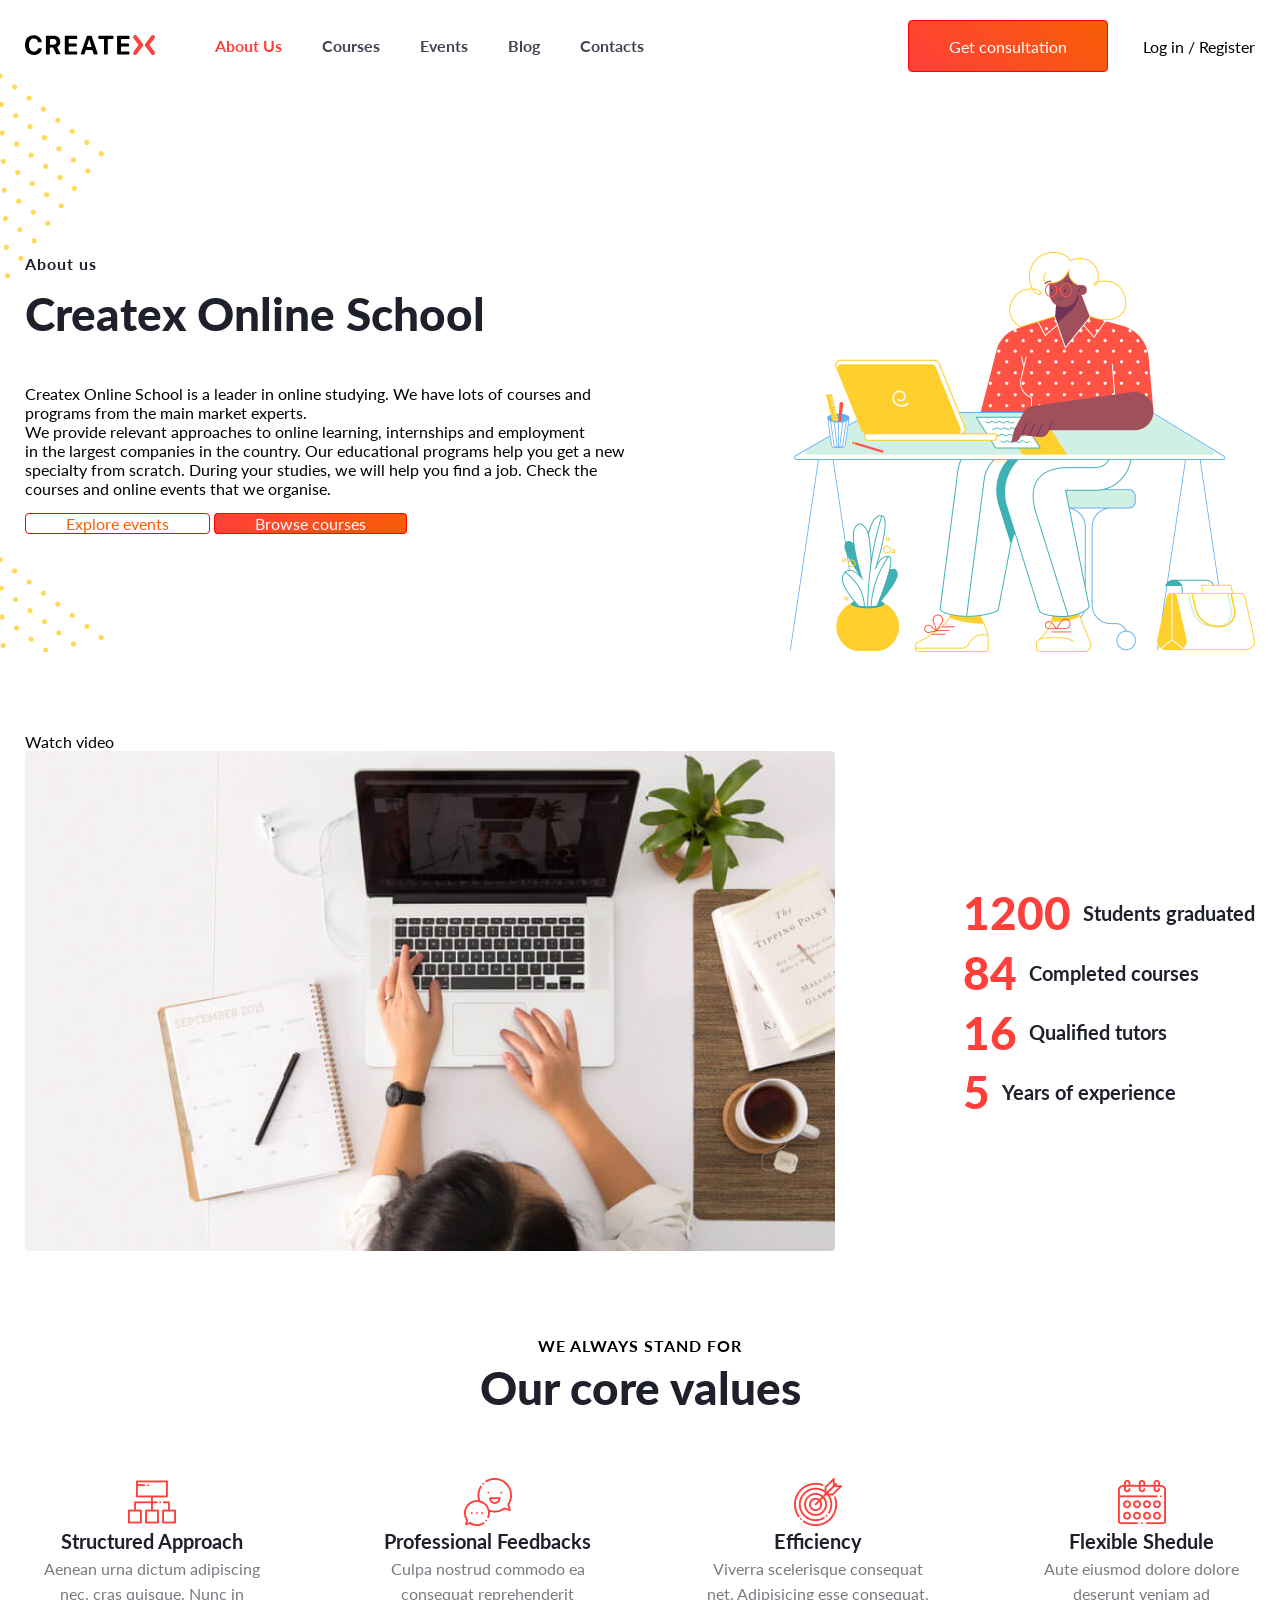
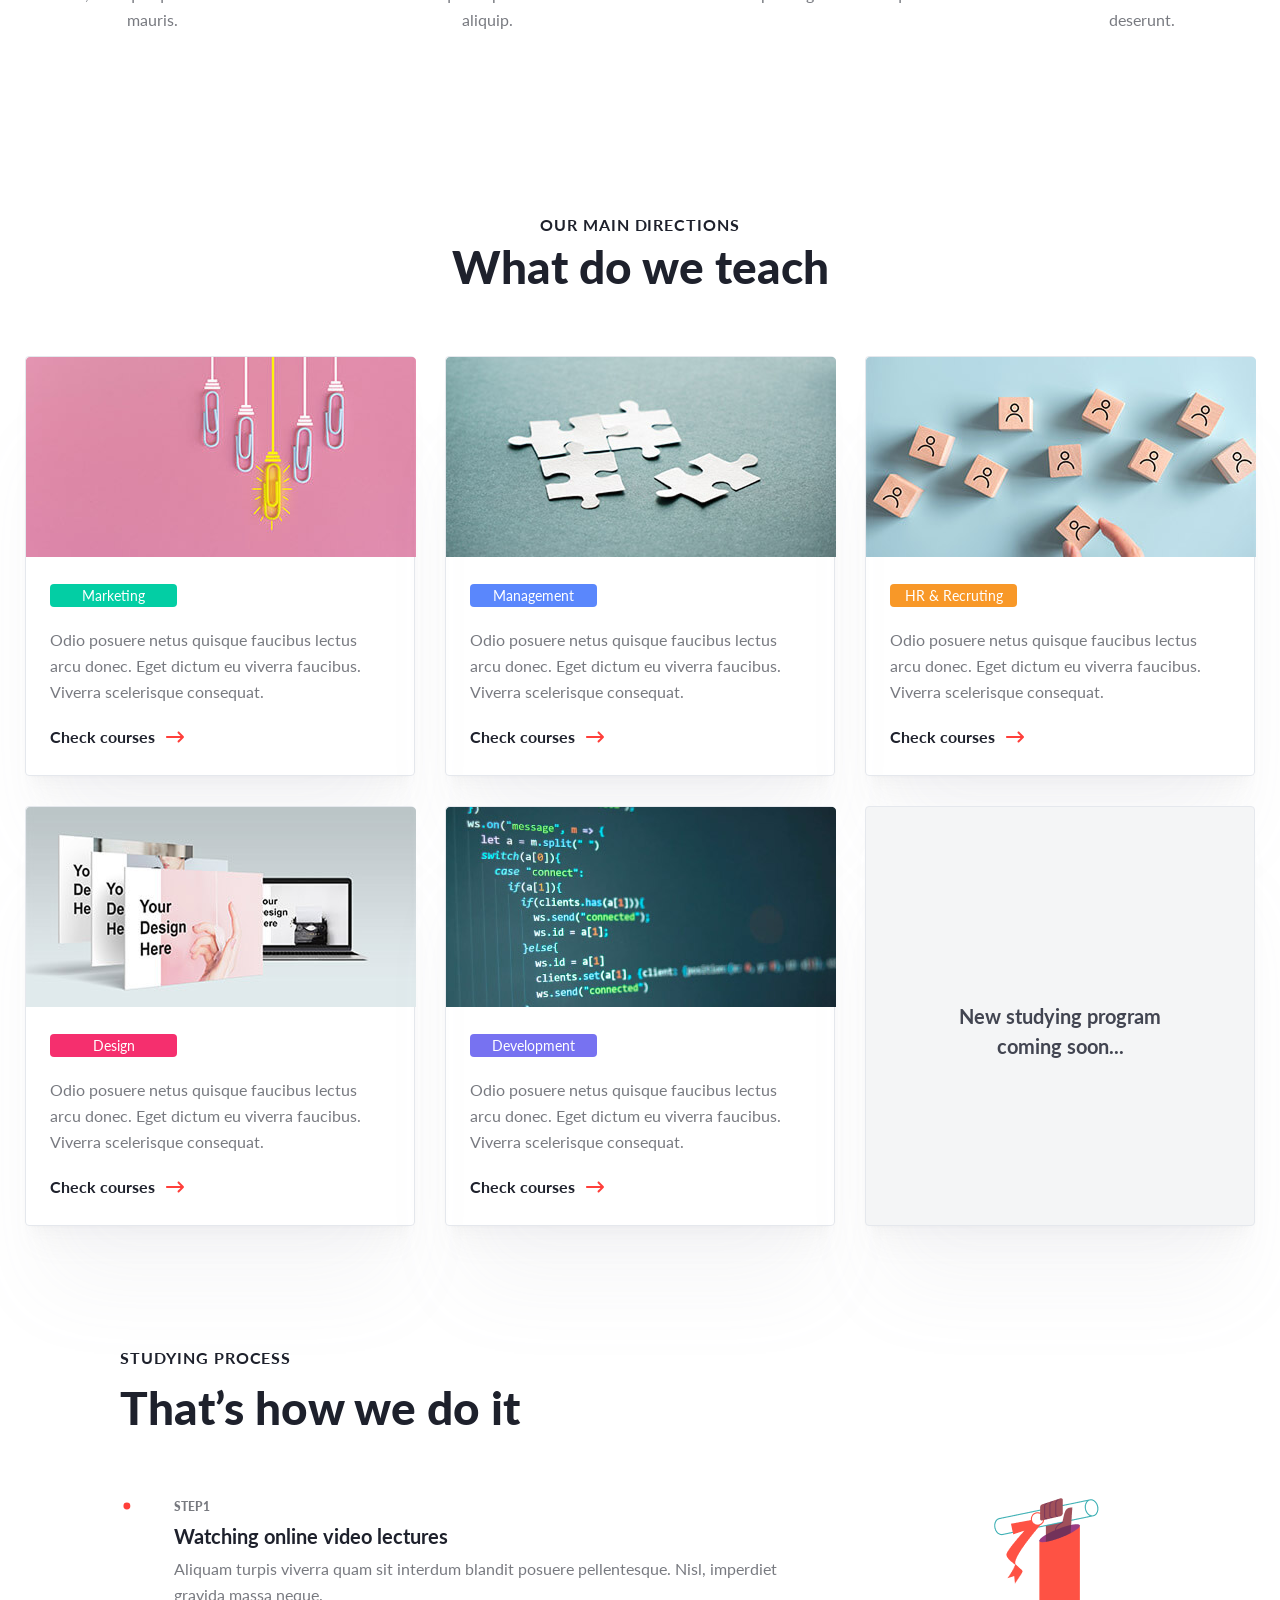
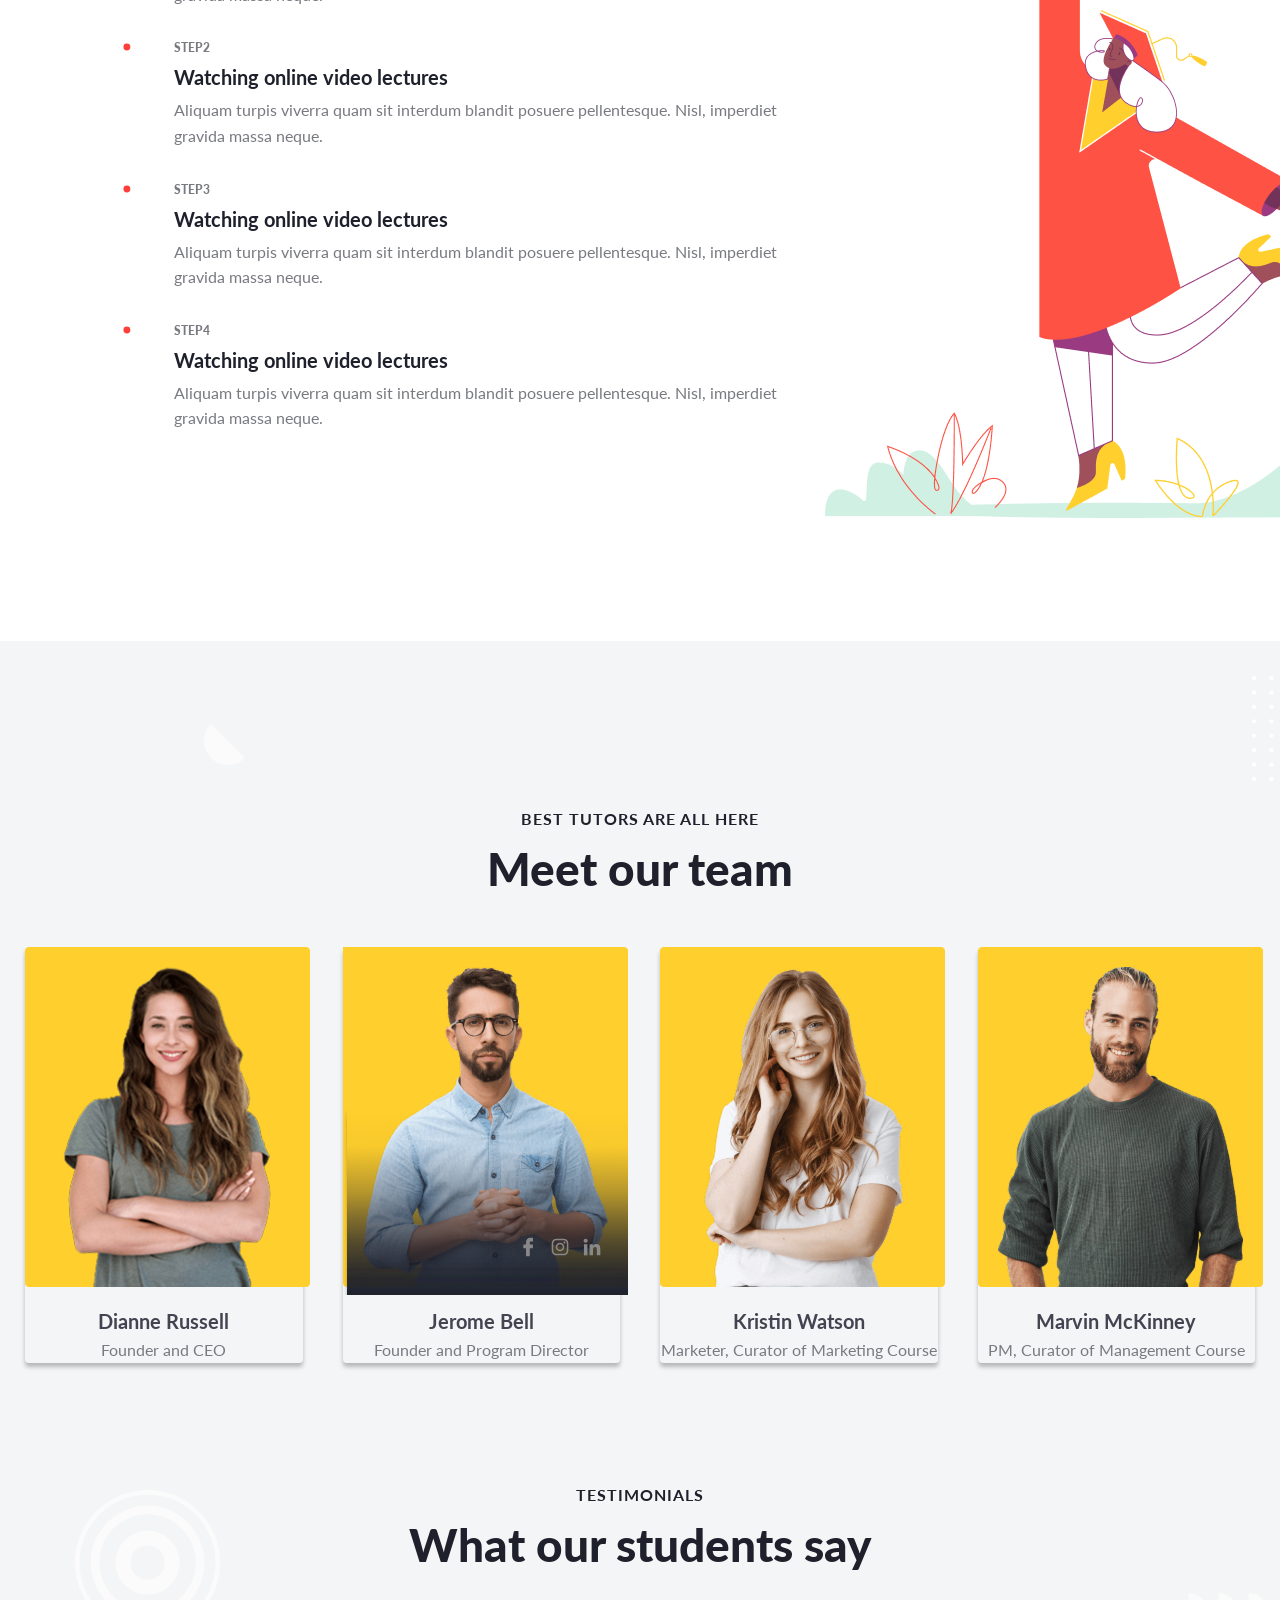
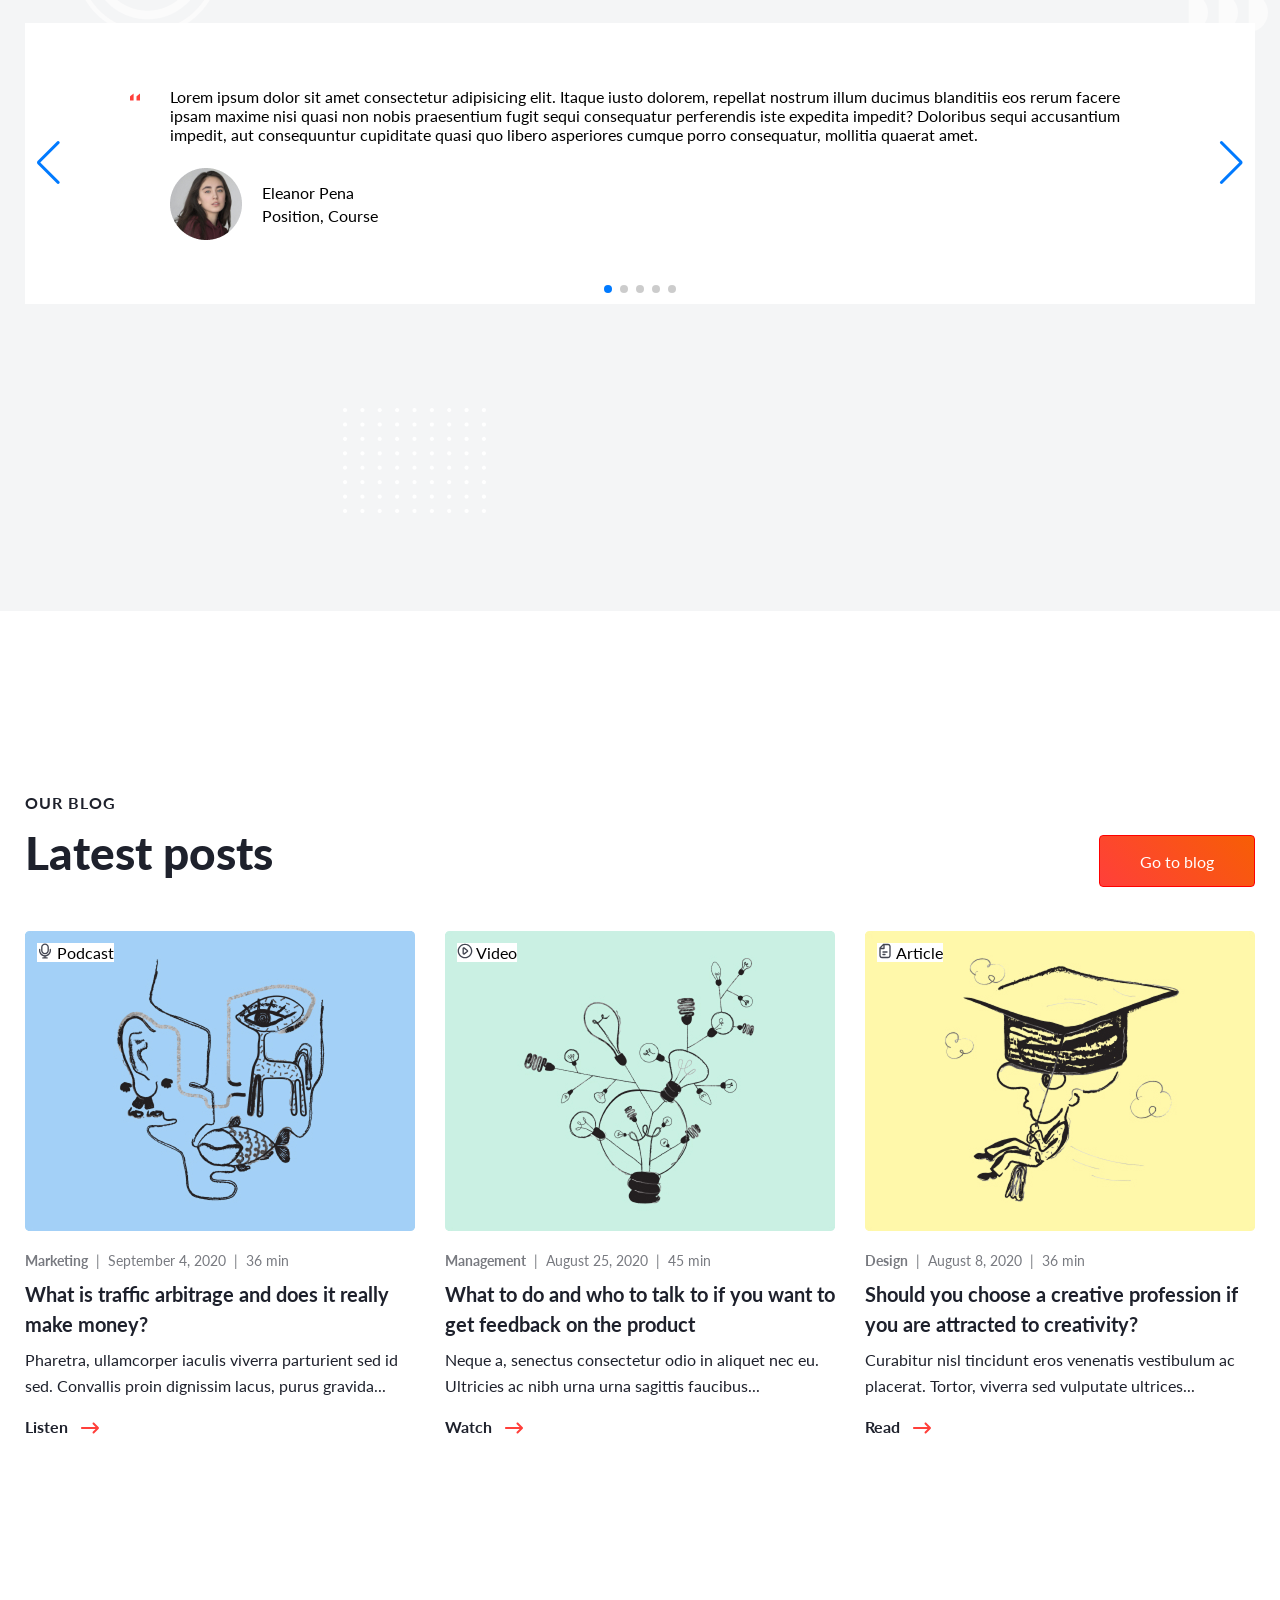
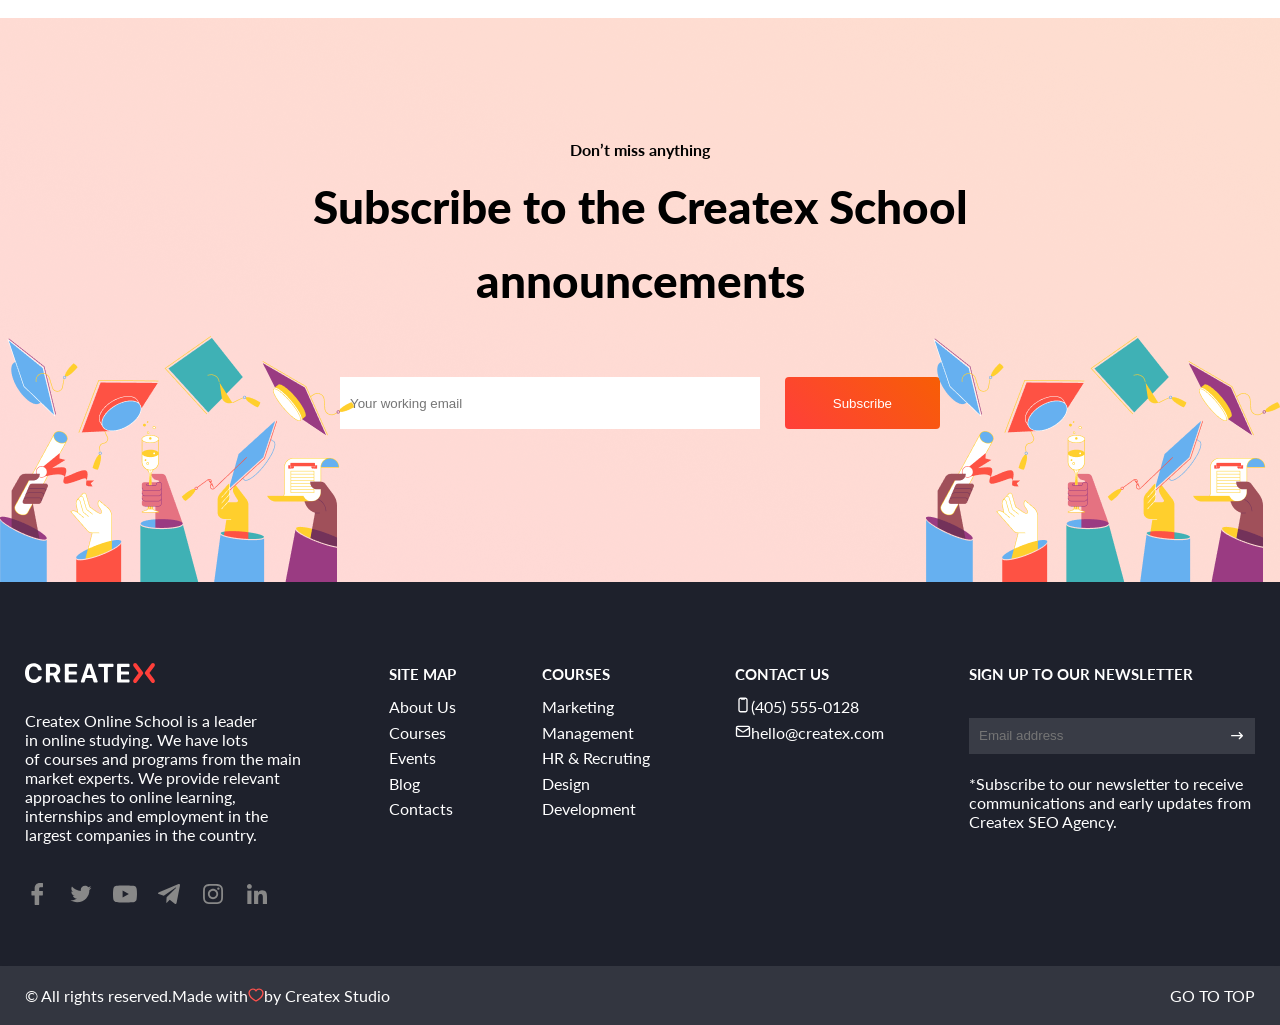
<file: about.html>
<!DOCTYPE html>
<html lang="en">

<head>
  <meta charset="UTF-8">
  <meta name="viewport" content="width=device-width, initial-scale=1.0">
  <title>Createx - About us</title>
  <link rel="stylesheet" href="https://cdn.jsdelivr.net/npm/swiper@11/swiper-bundle.min.css" />
  <link rel="stylesheet" href="css/main.css">
  <link rel="stylesheet" href="css/about.css">
</head>

<body>

  <header id="top" class="header">
    <div class="container">

      <div class="header_row">
        <div class="header_left">
          <div class="header_logo">
            <a href="index.html">
              <svg id="logo" width="130" height="22" viewBox="0 0 130 22" fill="none"
                xmlns="http://www.w3.org/2000/svg">
                <path
                  d="M0 11.1008C0 5.00078 3.3 1.30078 8.7 1.30078C12.8 1.30078 16.1 3.80078 16.7 7.50078C16.8 7.90078 16.5 8.20078 16.1 8.20078H13.5C13.2 8.20078 13 8.00078 12.9 7.70078C12.4 5.80078 10.8 4.60078 8.7 4.60078C5.8 4.60078 4 7.10078 4 11.1008C4 15.1008 5.8 17.6008 8.8 17.6008C10.9 17.6008 12.4 16.5008 13 14.7008C13.1 14.4008 13.3 14.2008 13.6 14.2008H16.2C16.6 14.2008 16.9 14.6008 16.8 14.9008C16.2 18.5008 13 20.9008 8.8 20.9008C3.3 20.9008 0 17.1008 0 11.1008Z" />
                <path
                  d="M24.2997 20.401H21.3997C21.0997 20.401 20.8997 20.201 20.8997 19.901V2.60104C20.8997 2.20104 21.2997 1.80104 21.6997 1.80104H28.6997C32.7997 1.80104 35.2997 4.10104 35.2997 7.70104C35.2997 9.80104 34.2997 11.701 32.5997 12.701C32.1997 12.901 32.0997 13.401 32.2997 13.701L35.3997 19.601C35.5997 19.901 35.2997 20.301 34.9997 20.301H31.6997C31.4997 20.301 31.2997 20.201 31.1997 20.001L28.2997 14.001C28.1997 13.701 27.8997 13.601 27.5997 13.601H25.2997C24.9997 13.601 24.7997 13.801 24.7997 14.101V20.001C24.8997 20.201 24.5997 20.401 24.2997 20.401ZM24.8997 10.201C24.8997 10.501 25.0997 10.701 25.3997 10.701H28.3997C30.3997 10.701 31.4997 9.60104 31.4997 7.80104C31.4997 6.00104 30.2997 4.90104 28.3997 4.90104H25.4997C25.1997 4.90104 24.9997 5.10104 24.9997 5.40104V10.201H24.8997Z" />
                <path
                  d="M51.4998 20.401H40.4998C40.0998 20.401 39.7998 20.101 39.7998 19.701V2.50104C39.7998 2.10104 40.0998 1.80104 40.4998 1.80104H51.4998C51.8998 1.80104 52.1998 2.10104 52.1998 2.50104V4.40104C52.1998 4.80104 51.8998 5.10104 51.4998 5.10104H44.1998C43.8998 5.10104 43.6998 5.30104 43.6998 5.60104V9.00104C43.6998 9.30104 43.8998 9.50104 44.1998 9.50104H50.9998C51.3998 9.50104 51.6998 9.80104 51.6998 10.201V11.901C51.6998 12.301 51.3998 12.601 50.9998 12.601H44.1998C43.8998 12.601 43.6998 12.801 43.6998 13.101V16.901C43.6998 17.201 43.8998 17.401 44.1998 17.401H51.4998C51.8998 17.401 52.1998 17.701 52.1998 18.101V20.001C52.1998 20.101 51.8998 20.401 51.4998 20.401Z" />
                <path
                  d="M66.9999 15.901H61.2999C60.9999 15.901 60.7999 16.101 60.6999 16.301L59.5999 20.001C59.4999 20.301 59.2999 20.401 58.9999 20.401H56.3999C55.9999 20.401 55.6999 20.001 55.7999 19.601L61.7999 2.20104C61.8999 2.00104 62.0999 1.80104 62.3999 1.80104H66.0999C66.3999 1.80104 66.5999 2.00104 66.6999 2.20104L72.6999 19.601C72.7999 20.001 72.4999 20.401 72.0999 20.401H69.1999C68.8999 20.401 68.6999 20.201 68.5999 20.001L67.4999 16.301C67.4999 16.101 67.1999 15.901 66.9999 15.901ZM62.0999 13.001H66.1999C66.3999 13.001 66.4999 12.801 66.4999 12.601L64.2999 5.60104H64.0999L61.8999 12.601C61.7999 12.801 61.8999 13.001 62.0999 13.001Z" />
                <path
                  d="M79.0001 19.7014V5.50143C79.0001 5.20143 78.8001 5.00143 78.5001 5.00143H74.1001C73.7001 5.00143 73.3001 4.70143 73.3001 4.20143V2.50143C73.3001 2.10143 73.6001 1.70143 74.1001 1.70143H87.7001C88.1001 1.70143 88.5001 2.00143 88.5001 2.50143V4.20143C88.5001 4.60143 88.2001 5.00143 87.7001 5.00143H83.3001C83.0001 5.00143 82.8001 5.20143 82.8001 5.50143V19.8014C82.8001 20.2014 82.5001 20.5014 82.1001 20.5014H79.6001C79.3001 20.4014 79.0001 20.1014 79.0001 19.7014Z" />
                <path
                  d="M103.8 20.401H92.7999C92.3999 20.401 92.0999 20.101 92.0999 19.701V2.50104C92.0999 2.10104 92.3999 1.80104 92.7999 1.80104H103.8C104.2 1.80104 104.5 2.10104 104.5 2.50104V4.40104C104.5 4.80104 104.2 5.10104 103.8 5.10104H96.4999C96.1999 5.10104 95.9999 5.30104 95.9999 5.60104V9.00104C95.9999 9.30104 96.1999 9.50104 96.4999 9.50104H103.3C103.7 9.50104 104 9.80104 104 10.201V11.901C104 12.301 103.7 12.601 103.3 12.601H96.4999C96.1999 12.601 95.9999 12.801 95.9999 13.101V16.901C95.9999 17.201 96.1999 17.401 96.4999 17.401H103.8C104.2 17.401 104.5 17.701 104.5 18.101V20.001C104.5 20.101 104.2 20.401 103.8 20.401Z" />
                <path
                  d="M117.7 9.7L111.5 1.6C111.1 1.2 110.6 1 110.1 1C109.6 1 109.1 1.2 108.7 1.6C108 2.4 108 3.6 108.7 4.4L113.6 11L108.7 17.6C108 18.4 108 19.6 108.7 20.4C109.1 20.8 109.6 21 110.1 21C110.6 21 111.1 20.8 111.5 20.4L117.7 12.3C118.4 11.7 118.4 10.5 117.7 9.7Z"
                  fill="#FF3F3A" />
                <path
                  d="M120.343 9.7L126.543 1.6C126.943 1.2 127.443 1 127.943 1C128.443 1 128.943 1.2 129.343 1.6C130.043 2.4 130.043 3.6 129.343 4.4L124.443 11L129.343 17.6C130.043 18.4 130.043 19.6 129.343 20.4C128.943 20.8 128.443 21 127.943 21C127.443 21 126.943 20.8 126.543 20.4L120.343 12.3C119.643 11.7 119.643 10.5 120.343 9.7Z"
                  fill="#FF3F3A" />
              </svg></a>
          </div>
          <nav class="header_nav">
            <ul>
              <li><a class="active" href="about.html">About Us</a></li>
              <li><a href="courses.html">Courses</a></li>
              <li><a href="events.html">Events</a></li>
              <li><a href="blog.html">Blog</a></li>
              <li><a href="contacts.html">Contacts</a></li>
            </ul>
          </nav>
        </div>

        <div class="header_links">
          <a class="btn_fill" href="#!">Get consultation</a>
          <a href="#!">Log in / Register</a>
        </div>
      </div>
    </div>
  </header>

  <section class="about">
    <div class="container">
      <div class="about_row">
        <div class="about_left">
          <div class="about_subtitle">About us</div>
          <div class="about_title">Createx Online School</div>
          <div class="about_desc">Createx Online School is a leader in online studying. We have lots of courses and
            programs from the main market experts.</div>
          <p>We provide relevant approaches to online learning, internships and employment in the largest companies
            in the country.
            Our educational programs help you get a new specialty from scratch. During your studies, we will help you
            find a job.
            Check the courses and online events that we organise.</p>
          <div class="about_btns">
            <a href="#!" class="about_btn btn">Explore events</a>
            <a href="#!" class="about_btn btn_fill">Browse courses</a>
          </div>
        </div>
        <div class="about_right">
          <img src="images/about_header.png" alt="">
        </div>
      </div>
    </div>
  </section>

  <section class="stat">
    <div class="container">
      <div class="stat_subtitle">Watch video</div>
      <div class="stat_row">
        <div class="stat_left">
          <img src="images/about_stat.png" alt="">
        </div>
        <div class="stat_right">

          <div class="stat_item">
            <div class="item_value">1200</div>
            <div class="item_name">Students graduated</div>
          </div>

          <div class="stat_item">
            <div class="item_value">84</div>
            <div class="item_name">Completed courses</div>
          </div>

          <div class="stat_item">
            <div class="item_value">16</div>
            <div class="item_name">Qualified tutors</div>
          </div>

          <div class="stat_item">
            <div class="item_value">5</div>
            <div class="item_name">Years of experience</div>
          </div>

        </div>
      </div>
    </div>
  </section>

  <section class="values">
    <div class="container">
      <div class="values_subtitle">We always stand for</div>
      <div class="values_title">Our core values</div>
      <div class="values_items">
        <div class="values_item">
          <img src="images/ic-structure.png" alt="">
          <div class="values_item_name">Structured Approach</div>
          <div class="values_item_desc">Aenean urna dictum adipiscing nec, cras quisque. Nunc in mauris.</div>
        </div>
        <div class="values_item">
          <img src="images/ic-chat.png" alt="">
          <div class="values_item_name">Professional Feedbacks</div>
          <div class="values_item_desc">Culpa nostrud commodo ea consequat reprehenderit aliquip.</div>
        </div>
        <div class="values_item">
          <img src="images/ic-target.png" alt="">
          <div class="values_item_name">Efficiency</div>
          <div class="values_item_desc">Viverra scelerisque consequat net. Adipisicing esse consequat.</div>
        </div>
        <div class="values_item">
          <img src="images/ic-calendar.png" alt="">
          <div class="values_item_name">Flexible Shedule</div>
          <div class="values_item_desc">Aute eiusmod dolore dolore deserunt veniam ad deserunt.</div>
        </div>
      </div>
    </div>
  </section>

  <section class="directions">
    <div class="container">
      <div class="directions_subtitle">our main directions </div>
      <div class="directions_title">What do we teach</div>
      <div class="directions_items">
        <div class="directions_item">
          <img src="images/teach-1.png" alt="">
          <div class="direction_item_text">
            <div class="direction_item_category category1">Marketing</div>
            <div class="direction_item_desc">Odio posuere netus quisque faucibus lectus arcu donec.
              Eget dictum eu viverra faucibus. Viverra scelerisque consequat.</div>

            <a class="direction_item_link" href="course.html">Check courses <img src="images/Right_red.svg" alt=""></a>


          </div>
        </div>
        <div class="directions_item">
          <img src="images/teach-2.png" alt="">
          <div class="direction_item_text">
            <div class="direction_item_category category2">Management</div>
            <div class="direction_item_desc">Odio posuere netus quisque faucibus lectus arcu donec.
              Eget dictum eu viverra faucibus. Viverra scelerisque consequat.</div>

            <a class="direction_item_link" href="course.html">Check courses <img src="images/Right_red.svg" alt=""></a>

          </div>
        </div>
        <div class="directions_item">
          <img src="images/teach-3.png" alt="">
          <div class="direction_item_text">
            <div class="direction_item_category category3">HR & Recruting</div>
            <div class="direction_item_desc">Odio posuere netus quisque faucibus lectus arcu donec.
              Eget dictum eu viverra faucibus. Viverra scelerisque consequat.</div>

            <a class="direction_item_link" href="course.html">Check courses <img src="images/Right_red.svg" alt=""></a>

          </div>
        </div>
        <div class="directions_item">
          <img src="images/teach-4.png" alt="">
          <div class="direction_item_text">
            <div class="direction_item_category category4">Design</div>
            <div class="direction_item_desc">Odio posuere netus quisque faucibus lectus arcu donec.
              Eget dictum eu viverra faucibus. Viverra scelerisque consequat.</div>

            <a class="direction_item_link" href="course.html">Check courses <img src="images/Right_red.svg" alt=""></a>

          </div>
        </div>
        <div class="directions_item">
          <img src="images/teach-5.png" alt="">
          <div class="direction_item_text">
            <div class="direction_item_category category5">Development</div>
            <div class="direction_item_desc">Odio posuere netus quisque faucibus lectus arcu donec.
              Eget dictum eu viverra faucibus. Viverra scelerisque consequat.</div>

            <a class="direction_item_link" href="course.html">Check courses <img src="images/Right_red.svg" alt=""></a>

          </div>
        </div>
        <div class="directions_item free">
          <p>
            New studying program coming soon...
          </p>
        </div>
      </div>
    </div>
  </section>

  <section class="process">
    <div class="container">
      <div class="process_subtitle">Studying process</div>
      <div class="process_title">That’s how we do it</div>

      <div class="process_row">
        <div class="process_left">
          <div class="process_item">
            <div class="item_inner">
              <svg width="16" height="16" viewBox="0 0 16 16" fill="none" xmlns="http://www.w3.org/2000/svg">
                <circle cx="8" cy="8" r="6" fill="#FF3F3A" stroke="white" stroke-width="4" />
              </svg>

              <div class="item_text">
                <div class="item_num">step1</div>
                <div class="item_name">Watching online video lectures</div>
                <div class="item_desc">Aliquam turpis viverra quam sit interdum blandit posuere pellentesque. Nisl,
                  imperdiet gravida massa neque.</div>
              </div>

            </div>
            <div class="item_inner">
              <svg width="16" height="16" viewBox="0 0 16 16" fill="none" xmlns="http://www.w3.org/2000/svg">
                <circle cx="8" cy="8" r="6" fill="#FF3F3A" stroke="white" stroke-width="4" />
              </svg>

              <div class="item_text">
                <div class="item_num">step2</div>
                <div class="item_name">Watching online video lectures</div>
                <div class="item_desc">Aliquam turpis viverra quam sit interdum blandit posuere pellentesque. Nisl,
                  imperdiet gravida massa neque.</div>
              </div>

            </div>
            <div class="item_inner">
              <svg width="16" height="16" viewBox="0 0 16 16" fill="none" xmlns="http://www.w3.org/2000/svg">
                <circle cx="8" cy="8" r="6" fill="#FF3F3A" stroke="white" stroke-width="4" />
              </svg>

              <div class="item_text">
                <div class="item_num">step3</div>
                <div class="item_name">Watching online video lectures</div>
                <div class="item_desc">Aliquam turpis viverra quam sit interdum blandit posuere pellentesque. Nisl,
                  imperdiet gravida massa neque.</div>
              </div>

            </div>
            <div class="item_inner">
              <svg width="16" height="16" viewBox="0 0 16 16" fill="none" xmlns="http://www.w3.org/2000/svg">
                <circle cx="8" cy="8" r="6" fill="#FF3F3A" stroke="white" stroke-width="4" />
              </svg>

              <div class="item_text">
                <div class="item_num">step4</div>
                <div class="item_name">Watching online video lectures</div>
                <div class="item_desc">Aliquam turpis viverra quam sit interdum blandit posuere pellentesque. Nisl,
                  imperdiet gravida massa neque.</div>
              </div>

            </div>
          </div>
        </div>
        <div class="process_right">
          <img src="images/about_process.png" alt="">
        </div>
      </div>
    </div>
  </section>

  <section class="big_section">
    <div class="container">

      <div class="team">
        <div class="team_subtitle">Best tutors are all here</div>
        <div class="team_title">Meet our team</div>
        <div class="team_items">

          <div class="team_item">
            <div class="team_item_img">
              <div class="team_item_inner">
                <img class="main" src="images/team1.png" alt="">

                <img class="gradient hide" src="images/team_gradient.png" alt="">
                <div class="social hide">
                  <a href="https://www.facebook.com/Dianne.Russell" target="_blank">
                    <svg id="team_social" width="20" height="20" viewBox="0 0 20 20" fill="none"
                      xmlns="http://www.w3.org/2000/svg">
                      <path
                        d="M14.6359 0.837799L12.3215 0.833984C9.72134 0.833984 8.04102 2.60489 8.04102 5.34584V7.42611H5.71401C5.51293 7.42611 5.3501 7.59357 5.3501 7.80013V10.8142C5.3501 11.0208 5.51312 11.188 5.71401 11.188H8.04102V18.7935C8.04102 19 8.20386 19.1673 8.40494 19.1673H11.441C11.6421 19.1673 11.8049 18.9999 11.8049 18.7935V11.188H14.5258C14.7268 11.188 14.8897 11.0208 14.8897 10.8142L14.8908 7.80013C14.8908 7.70095 14.8524 7.60597 14.7842 7.53578C14.7161 7.46559 14.6232 7.42611 14.5267 7.42611H11.8049V5.66264C11.8049 4.81505 12.0016 4.38476 13.0764 4.38476L14.6355 4.38419C14.8364 4.38419 14.9992 4.21673 14.9992 4.01037V1.21163C14.9992 1.00545 14.8366 0.83818 14.6359 0.837799Z" />
                    </svg>
                  </a>

                  <svg id="team_social" width="20" height="20" viewBox="0 0 20 20" fill="none"
                    xmlns="http://www.w3.org/2000/svg">
                    <path
                      d="M18.3169 6.56606C18.2778 5.6805 18.1346 5.07168 17.9295 4.54413C17.7178 3.98415 17.3923 3.4828 16.9657 3.06603C16.5489 2.64277 16.0443 2.31388 15.4908 2.10555C14.9602 1.90041 14.3545 1.7572 13.469 1.71816C12.5768 1.67581 12.2936 1.66602 10.0308 1.66602C7.76794 1.66602 7.48471 1.67581 6.59584 1.71485C5.71028 1.7539 5.10146 1.89723 4.57404 2.10225C4.01393 2.31388 3.51258 2.63946 3.09581 3.06603C2.67255 3.4828 2.34379 3.98746 2.13534 4.54095C1.9302 5.07168 1.78699 5.67719 1.74795 6.56275C1.70559 7.45493 1.6958 7.73816 1.6958 10.001C1.6958 12.2638 1.70559 12.547 1.74464 13.4359C1.78368 14.3215 1.92702 14.9303 2.13216 15.4578C2.34379 16.0178 2.67255 16.5191 3.09581 16.9359C3.51258 17.3592 4.01724 17.6881 4.57073 17.8964C5.10146 18.1015 5.70697 18.2447 6.59266 18.2838C7.4814 18.323 7.76476 18.3326 10.0276 18.3326C12.2904 18.3326 12.5736 18.323 13.4625 18.2838C14.348 18.2447 14.9569 18.1015 15.4843 17.8964C16.6044 17.4633 17.4899 16.5778 17.923 15.4578C18.128 14.9271 18.2713 14.3215 18.3104 13.4359C18.3494 12.547 18.3592 12.2638 18.3592 10.001C18.3592 7.73816 18.3559 7.45493 18.3169 6.56606ZM16.816 13.3708C16.7801 14.1847 16.6434 14.6243 16.5295 14.9173C16.2494 15.6434 15.6731 16.2196 14.9471 16.4997C14.654 16.6136 14.2113 16.7504 13.4005 16.7861C12.5215 16.8253 12.2578 16.8349 10.0341 16.8349C7.81029 16.8349 7.54334 16.8253 6.66744 16.7861C5.85348 16.7504 5.41394 16.6136 5.12092 16.4997C4.7596 16.3661 4.43071 16.1545 4.16375 15.8778C3.88701 15.6075 3.67538 15.2819 3.54184 14.9206C3.42788 14.6276 3.29116 14.1847 3.25542 13.3741C3.21625 12.495 3.20659 12.2312 3.20659 10.0075C3.20659 7.7837 3.21625 7.51674 3.25542 6.64097C3.29116 5.82701 3.42788 5.38747 3.54184 5.09444C3.67538 4.733 3.88701 4.40423 4.16706 4.13715C4.43719 3.8604 4.76278 3.64877 5.12423 3.51536C5.41725 3.40141 5.8601 3.26469 6.67075 3.22882C7.54983 3.18978 7.8136 3.17998 10.0372 3.17998C12.2643 3.17998 12.528 3.18978 13.4039 3.22882C14.2178 3.26469 14.6573 3.40141 14.9504 3.51536C15.3117 3.64877 15.6406 3.8604 15.9075 4.13715C16.1843 4.40741 16.3959 4.733 16.5295 5.09444C16.6434 5.38747 16.7801 5.83019 16.816 6.64097C16.855 7.52005 16.8648 7.7837 16.8648 10.0075C16.8648 12.2312 16.855 12.4917 16.816 13.3708Z" />
                    <path
                      d="M10.0307 5.71954C7.66708 5.71954 5.74931 7.63719 5.74931 10.001C5.74931 12.3648 7.66708 14.2824 10.0307 14.2824C12.3945 14.2824 14.3122 12.3648 14.3122 10.001C14.3122 7.63719 12.3945 5.71954 10.0307 5.71954ZM10.0307 12.7782C8.49732 12.7782 7.25349 11.5345 7.25349 10.001C7.25349 8.46743 8.49732 7.22372 10.0307 7.22372C11.5643 7.22372 12.808 8.46743 12.808 10.001C12.808 11.5345 11.5643 12.7782 10.0307 12.7782Z" />
                    <path
                      d="M15.4811 5.55027C15.4811 6.10223 15.0336 6.54979 14.4815 6.54979C13.9295 6.54979 13.482 6.10223 13.482 5.55027C13.482 4.99817 13.9295 4.55074 14.4815 4.55074C15.0336 4.55074 15.4811 4.99817 15.4811 5.55027Z" />
                  </svg>

                  <svg id="team_social" width="20" height="20" viewBox="0 0 20 20" fill="none"
                    xmlns="http://www.w3.org/2000/svg">
                    <path
                      d="M18.329 18.3327L18.3332 18.332V12.2195C18.3332 9.22921 17.6894 6.92574 14.1936 6.92574C12.513 6.92574 11.3853 7.84796 10.9248 8.72227H10.8762V7.2049H7.56163V18.332H11.013V12.8223C11.013 11.3716 11.288 9.9688 13.0846 9.9688C14.8547 9.9688 14.8811 11.6244 14.8811 12.9153V18.3327H18.329Z" />
                    <path d="M1.9415 7.2056H5.39706V18.3327H1.9415V7.2056Z" />
                    <path
                      d="M3.66789 1.66602C2.56303 1.66602 1.6665 2.56254 1.6665 3.6674C1.6665 4.77227 2.56303 5.68754 3.66789 5.68754C4.77275 5.68754 5.66928 4.77227 5.66928 3.6674C5.66859 2.56254 4.77206 1.66602 3.66789 1.66602Z" />
                  </svg>


                </div>
              </div>
            </div>
            <div class="team_item_bottom">
              <div class="team_item_name">Dianne Russell</div>
              <div class="team_item_position">Founder and CEO</div>
            </div>
          </div>
          <div class="team_item active">
            <div class="team_item_img">
              <div class="team_item_inner">
                <img class="main" src="images/team2.png" alt="">

                <img class="gradient" src="images/team_gradient.png" alt="">
                <div class="social">
                  <a href="https://www.facebook.com/jerome.bell" target="_blank">
                    <svg id="team_social" width="20" height="20" viewBox="0 0 20 20" fill="none"
                      xmlns="http://www.w3.org/2000/svg">
                      <path
                        d="M14.6359 0.837799L12.3215 0.833984C9.72134 0.833984 8.04102 2.60489 8.04102 5.34584V7.42611H5.71401C5.51293 7.42611 5.3501 7.59357 5.3501 7.80013V10.8142C5.3501 11.0208 5.51312 11.188 5.71401 11.188H8.04102V18.7935C8.04102 19 8.20386 19.1673 8.40494 19.1673H11.441C11.6421 19.1673 11.8049 18.9999 11.8049 18.7935V11.188H14.5258C14.7268 11.188 14.8897 11.0208 14.8897 10.8142L14.8908 7.80013C14.8908 7.70095 14.8524 7.60597 14.7842 7.53578C14.7161 7.46559 14.6232 7.42611 14.5267 7.42611H11.8049V5.66264C11.8049 4.81505 12.0016 4.38476 13.0764 4.38476L14.6355 4.38419C14.8364 4.38419 14.9992 4.21673 14.9992 4.01037V1.21163C14.9992 1.00545 14.8366 0.83818 14.6359 0.837799Z" />
                    </svg>
                  </a>

                  <svg id="team_social" width="20" height="20" viewBox="0 0 20 20" fill="none"
                    xmlns="http://www.w3.org/2000/svg">
                    <path
                      d="M18.3169 6.56606C18.2778 5.6805 18.1346 5.07168 17.9295 4.54413C17.7178 3.98415 17.3923 3.4828 16.9657 3.06603C16.5489 2.64277 16.0443 2.31388 15.4908 2.10555C14.9602 1.90041 14.3545 1.7572 13.469 1.71816C12.5768 1.67581 12.2936 1.66602 10.0308 1.66602C7.76794 1.66602 7.48471 1.67581 6.59584 1.71485C5.71028 1.7539 5.10146 1.89723 4.57404 2.10225C4.01393 2.31388 3.51258 2.63946 3.09581 3.06603C2.67255 3.4828 2.34379 3.98746 2.13534 4.54095C1.9302 5.07168 1.78699 5.67719 1.74795 6.56275C1.70559 7.45493 1.6958 7.73816 1.6958 10.001C1.6958 12.2638 1.70559 12.547 1.74464 13.4359C1.78368 14.3215 1.92702 14.9303 2.13216 15.4578C2.34379 16.0178 2.67255 16.5191 3.09581 16.9359C3.51258 17.3592 4.01724 17.6881 4.57073 17.8964C5.10146 18.1015 5.70697 18.2447 6.59266 18.2838C7.4814 18.323 7.76476 18.3326 10.0276 18.3326C12.2904 18.3326 12.5736 18.323 13.4625 18.2838C14.348 18.2447 14.9569 18.1015 15.4843 17.8964C16.6044 17.4633 17.4899 16.5778 17.923 15.4578C18.128 14.9271 18.2713 14.3215 18.3104 13.4359C18.3494 12.547 18.3592 12.2638 18.3592 10.001C18.3592 7.73816 18.3559 7.45493 18.3169 6.56606ZM16.816 13.3708C16.7801 14.1847 16.6434 14.6243 16.5295 14.9173C16.2494 15.6434 15.6731 16.2196 14.9471 16.4997C14.654 16.6136 14.2113 16.7504 13.4005 16.7861C12.5215 16.8253 12.2578 16.8349 10.0341 16.8349C7.81029 16.8349 7.54334 16.8253 6.66744 16.7861C5.85348 16.7504 5.41394 16.6136 5.12092 16.4997C4.7596 16.3661 4.43071 16.1545 4.16375 15.8778C3.88701 15.6075 3.67538 15.2819 3.54184 14.9206C3.42788 14.6276 3.29116 14.1847 3.25542 13.3741C3.21625 12.495 3.20659 12.2312 3.20659 10.0075C3.20659 7.7837 3.21625 7.51674 3.25542 6.64097C3.29116 5.82701 3.42788 5.38747 3.54184 5.09444C3.67538 4.733 3.88701 4.40423 4.16706 4.13715C4.43719 3.8604 4.76278 3.64877 5.12423 3.51536C5.41725 3.40141 5.8601 3.26469 6.67075 3.22882C7.54983 3.18978 7.8136 3.17998 10.0372 3.17998C12.2643 3.17998 12.528 3.18978 13.4039 3.22882C14.2178 3.26469 14.6573 3.40141 14.9504 3.51536C15.3117 3.64877 15.6406 3.8604 15.9075 4.13715C16.1843 4.40741 16.3959 4.733 16.5295 5.09444C16.6434 5.38747 16.7801 5.83019 16.816 6.64097C16.855 7.52005 16.8648 7.7837 16.8648 10.0075C16.8648 12.2312 16.855 12.4917 16.816 13.3708Z" />
                    <path
                      d="M10.0307 5.71954C7.66708 5.71954 5.74931 7.63719 5.74931 10.001C5.74931 12.3648 7.66708 14.2824 10.0307 14.2824C12.3945 14.2824 14.3122 12.3648 14.3122 10.001C14.3122 7.63719 12.3945 5.71954 10.0307 5.71954ZM10.0307 12.7782C8.49732 12.7782 7.25349 11.5345 7.25349 10.001C7.25349 8.46743 8.49732 7.22372 10.0307 7.22372C11.5643 7.22372 12.808 8.46743 12.808 10.001C12.808 11.5345 11.5643 12.7782 10.0307 12.7782Z" />
                    <path
                      d="M15.4811 5.55027C15.4811 6.10223 15.0336 6.54979 14.4815 6.54979C13.9295 6.54979 13.482 6.10223 13.482 5.55027C13.482 4.99817 13.9295 4.55074 14.4815 4.55074C15.0336 4.55074 15.4811 4.99817 15.4811 5.55027Z" />
                  </svg>

                  <svg id="team_social" width="20" height="20" viewBox="0 0 20 20" fill="none"
                    xmlns="http://www.w3.org/2000/svg">
                    <path
                      d="M18.329 18.3327L18.3332 18.332V12.2195C18.3332 9.22921 17.6894 6.92574 14.1936 6.92574C12.513 6.92574 11.3853 7.84796 10.9248 8.72227H10.8762V7.2049H7.56163V18.332H11.013V12.8223C11.013 11.3716 11.288 9.9688 13.0846 9.9688C14.8547 9.9688 14.8811 11.6244 14.8811 12.9153V18.3327H18.329Z" />
                    <path d="M1.9415 7.2056H5.39706V18.3327H1.9415V7.2056Z" />
                    <path
                      d="M3.66789 1.66602C2.56303 1.66602 1.6665 2.56254 1.6665 3.6674C1.6665 4.77227 2.56303 5.68754 3.66789 5.68754C4.77275 5.68754 5.66928 4.77227 5.66928 3.6674C5.66859 2.56254 4.77206 1.66602 3.66789 1.66602Z" />
                  </svg>

                </div>
              </div>
            </div>
            <div class="team_item_bottom">
              <div class="team_item_name">Jerome Bell</div>
              <div class="team_item_position">Founder and Program Director</div>
            </div>
          </div>
          <div class="team_item">
            <div class="team_item_img">
              <div class="team_item_inner">
                <img class="main" src="images/team3.png" alt="">

                <img class="gradient hide" src="images/team_gradient.png" alt="">
                <div class="social hide">
                  <a href="http://www.facebook.com/Kristin.Watson/" target="_blank">
                    <svg id="team_social" width="20" height="20" viewBox="0 0 20 20" fill="none"
                      xmlns="http://www.w3.org/2000/svg">
                      <path
                        d="M14.6359 0.837799L12.3215 0.833984C9.72134 0.833984 8.04102 2.60489 8.04102 5.34584V7.42611H5.71401C5.51293 7.42611 5.3501 7.59357 5.3501 7.80013V10.8142C5.3501 11.0208 5.51312 11.188 5.71401 11.188H8.04102V18.7935C8.04102 19 8.20386 19.1673 8.40494 19.1673H11.441C11.6421 19.1673 11.8049 18.9999 11.8049 18.7935V11.188H14.5258C14.7268 11.188 14.8897 11.0208 14.8897 10.8142L14.8908 7.80013C14.8908 7.70095 14.8524 7.60597 14.7842 7.53578C14.7161 7.46559 14.6232 7.42611 14.5267 7.42611H11.8049V5.66264C11.8049 4.81505 12.0016 4.38476 13.0764 4.38476L14.6355 4.38419C14.8364 4.38419 14.9992 4.21673 14.9992 4.01037V1.21163C14.9992 1.00545 14.8366 0.83818 14.6359 0.837799Z" />
                    </svg>
                  </a>

                  <svg id="team_social" width="20" height="20" viewBox="0 0 20 20" fill="none"
                    xmlns="http://www.w3.org/2000/svg">
                    <path
                      d="M18.3169 6.56606C18.2778 5.6805 18.1346 5.07168 17.9295 4.54413C17.7178 3.98415 17.3923 3.4828 16.9657 3.06603C16.5489 2.64277 16.0443 2.31388 15.4908 2.10555C14.9602 1.90041 14.3545 1.7572 13.469 1.71816C12.5768 1.67581 12.2936 1.66602 10.0308 1.66602C7.76794 1.66602 7.48471 1.67581 6.59584 1.71485C5.71028 1.7539 5.10146 1.89723 4.57404 2.10225C4.01393 2.31388 3.51258 2.63946 3.09581 3.06603C2.67255 3.4828 2.34379 3.98746 2.13534 4.54095C1.9302 5.07168 1.78699 5.67719 1.74795 6.56275C1.70559 7.45493 1.6958 7.73816 1.6958 10.001C1.6958 12.2638 1.70559 12.547 1.74464 13.4359C1.78368 14.3215 1.92702 14.9303 2.13216 15.4578C2.34379 16.0178 2.67255 16.5191 3.09581 16.9359C3.51258 17.3592 4.01724 17.6881 4.57073 17.8964C5.10146 18.1015 5.70697 18.2447 6.59266 18.2838C7.4814 18.323 7.76476 18.3326 10.0276 18.3326C12.2904 18.3326 12.5736 18.323 13.4625 18.2838C14.348 18.2447 14.9569 18.1015 15.4843 17.8964C16.6044 17.4633 17.4899 16.5778 17.923 15.4578C18.128 14.9271 18.2713 14.3215 18.3104 13.4359C18.3494 12.547 18.3592 12.2638 18.3592 10.001C18.3592 7.73816 18.3559 7.45493 18.3169 6.56606ZM16.816 13.3708C16.7801 14.1847 16.6434 14.6243 16.5295 14.9173C16.2494 15.6434 15.6731 16.2196 14.9471 16.4997C14.654 16.6136 14.2113 16.7504 13.4005 16.7861C12.5215 16.8253 12.2578 16.8349 10.0341 16.8349C7.81029 16.8349 7.54334 16.8253 6.66744 16.7861C5.85348 16.7504 5.41394 16.6136 5.12092 16.4997C4.7596 16.3661 4.43071 16.1545 4.16375 15.8778C3.88701 15.6075 3.67538 15.2819 3.54184 14.9206C3.42788 14.6276 3.29116 14.1847 3.25542 13.3741C3.21625 12.495 3.20659 12.2312 3.20659 10.0075C3.20659 7.7837 3.21625 7.51674 3.25542 6.64097C3.29116 5.82701 3.42788 5.38747 3.54184 5.09444C3.67538 4.733 3.88701 4.40423 4.16706 4.13715C4.43719 3.8604 4.76278 3.64877 5.12423 3.51536C5.41725 3.40141 5.8601 3.26469 6.67075 3.22882C7.54983 3.18978 7.8136 3.17998 10.0372 3.17998C12.2643 3.17998 12.528 3.18978 13.4039 3.22882C14.2178 3.26469 14.6573 3.40141 14.9504 3.51536C15.3117 3.64877 15.6406 3.8604 15.9075 4.13715C16.1843 4.40741 16.3959 4.733 16.5295 5.09444C16.6434 5.38747 16.7801 5.83019 16.816 6.64097C16.855 7.52005 16.8648 7.7837 16.8648 10.0075C16.8648 12.2312 16.855 12.4917 16.816 13.3708Z" />
                    <path
                      d="M10.0307 5.71954C7.66708 5.71954 5.74931 7.63719 5.74931 10.001C5.74931 12.3648 7.66708 14.2824 10.0307 14.2824C12.3945 14.2824 14.3122 12.3648 14.3122 10.001C14.3122 7.63719 12.3945 5.71954 10.0307 5.71954ZM10.0307 12.7782C8.49732 12.7782 7.25349 11.5345 7.25349 10.001C7.25349 8.46743 8.49732 7.22372 10.0307 7.22372C11.5643 7.22372 12.808 8.46743 12.808 10.001C12.808 11.5345 11.5643 12.7782 10.0307 12.7782Z" />
                    <path
                      d="M15.4811 5.55027C15.4811 6.10223 15.0336 6.54979 14.4815 6.54979C13.9295 6.54979 13.482 6.10223 13.482 5.55027C13.482 4.99817 13.9295 4.55074 14.4815 4.55074C15.0336 4.55074 15.4811 4.99817 15.4811 5.55027Z" />
                  </svg>

                  <svg id="team_social" width="20" height="20" viewBox="0 0 20 20" fill="none"
                    xmlns="http://www.w3.org/2000/svg">
                    <path
                      d="M18.329 18.3327L18.3332 18.332V12.2195C18.3332 9.22921 17.6894 6.92574 14.1936 6.92574C12.513 6.92574 11.3853 7.84796 10.9248 8.72227H10.8762V7.2049H7.56163V18.332H11.013V12.8223C11.013 11.3716 11.288 9.9688 13.0846 9.9688C14.8547 9.9688 14.8811 11.6244 14.8811 12.9153V18.3327H18.329Z" />
                    <path d="M1.9415 7.2056H5.39706V18.3327H1.9415V7.2056Z" />
                    <path
                      d="M3.66789 1.66602C2.56303 1.66602 1.6665 2.56254 1.6665 3.6674C1.6665 4.77227 2.56303 5.68754 3.66789 5.68754C4.77275 5.68754 5.66928 4.77227 5.66928 3.6674C5.66859 2.56254 4.77206 1.66602 3.66789 1.66602Z" />
                  </svg>
                </div>
              </div>
            </div>
            <div class="team_item_bottom">
              <div class="team_item_name">Kristin Watson</div>
              <div class="team_item_position">Marketer, Curator of Marketing Course</div>
            </div>
          </div>
          <div class="team_item">
            <div class="team_item_img">
              <div class="team_item_inner">
                <img class="main" src="images/team4.png" alt="">

                <img class="gradient hide" src="images/team_gradient.png" alt="">
                <div class="social hide">
                  <a href="http://www.facebook.com/Marvin.McKinney/" target="_blank">
                    <svg id="team_social" width="20" height="20" viewBox="0 0 20 20" fill="none"
                      xmlns="http://www.w3.org/2000/svg">
                      <path
                        d="M14.6359 0.837799L12.3215 0.833984C9.72134 0.833984 8.04102 2.60489 8.04102 5.34584V7.42611H5.71401C5.51293 7.42611 5.3501 7.59357 5.3501 7.80013V10.8142C5.3501 11.0208 5.51312 11.188 5.71401 11.188H8.04102V18.7935C8.04102 19 8.20386 19.1673 8.40494 19.1673H11.441C11.6421 19.1673 11.8049 18.9999 11.8049 18.7935V11.188H14.5258C14.7268 11.188 14.8897 11.0208 14.8897 10.8142L14.8908 7.80013C14.8908 7.70095 14.8524 7.60597 14.7842 7.53578C14.7161 7.46559 14.6232 7.42611 14.5267 7.42611H11.8049V5.66264C11.8049 4.81505 12.0016 4.38476 13.0764 4.38476L14.6355 4.38419C14.8364 4.38419 14.9992 4.21673 14.9992 4.01037V1.21163C14.9992 1.00545 14.8366 0.83818 14.6359 0.837799Z" />
                    </svg>
                  </a>

                  <svg id="team_social" width="20" height="20" viewBox="0 0 20 20" fill="none"
                    xmlns="http://www.w3.org/2000/svg">
                    <path
                      d="M18.3169 6.56606C18.2778 5.6805 18.1346 5.07168 17.9295 4.54413C17.7178 3.98415 17.3923 3.4828 16.9657 3.06603C16.5489 2.64277 16.0443 2.31388 15.4908 2.10555C14.9602 1.90041 14.3545 1.7572 13.469 1.71816C12.5768 1.67581 12.2936 1.66602 10.0308 1.66602C7.76794 1.66602 7.48471 1.67581 6.59584 1.71485C5.71028 1.7539 5.10146 1.89723 4.57404 2.10225C4.01393 2.31388 3.51258 2.63946 3.09581 3.06603C2.67255 3.4828 2.34379 3.98746 2.13534 4.54095C1.9302 5.07168 1.78699 5.67719 1.74795 6.56275C1.70559 7.45493 1.6958 7.73816 1.6958 10.001C1.6958 12.2638 1.70559 12.547 1.74464 13.4359C1.78368 14.3215 1.92702 14.9303 2.13216 15.4578C2.34379 16.0178 2.67255 16.5191 3.09581 16.9359C3.51258 17.3592 4.01724 17.6881 4.57073 17.8964C5.10146 18.1015 5.70697 18.2447 6.59266 18.2838C7.4814 18.323 7.76476 18.3326 10.0276 18.3326C12.2904 18.3326 12.5736 18.323 13.4625 18.2838C14.348 18.2447 14.9569 18.1015 15.4843 17.8964C16.6044 17.4633 17.4899 16.5778 17.923 15.4578C18.128 14.9271 18.2713 14.3215 18.3104 13.4359C18.3494 12.547 18.3592 12.2638 18.3592 10.001C18.3592 7.73816 18.3559 7.45493 18.3169 6.56606ZM16.816 13.3708C16.7801 14.1847 16.6434 14.6243 16.5295 14.9173C16.2494 15.6434 15.6731 16.2196 14.9471 16.4997C14.654 16.6136 14.2113 16.7504 13.4005 16.7861C12.5215 16.8253 12.2578 16.8349 10.0341 16.8349C7.81029 16.8349 7.54334 16.8253 6.66744 16.7861C5.85348 16.7504 5.41394 16.6136 5.12092 16.4997C4.7596 16.3661 4.43071 16.1545 4.16375 15.8778C3.88701 15.6075 3.67538 15.2819 3.54184 14.9206C3.42788 14.6276 3.29116 14.1847 3.25542 13.3741C3.21625 12.495 3.20659 12.2312 3.20659 10.0075C3.20659 7.7837 3.21625 7.51674 3.25542 6.64097C3.29116 5.82701 3.42788 5.38747 3.54184 5.09444C3.67538 4.733 3.88701 4.40423 4.16706 4.13715C4.43719 3.8604 4.76278 3.64877 5.12423 3.51536C5.41725 3.40141 5.8601 3.26469 6.67075 3.22882C7.54983 3.18978 7.8136 3.17998 10.0372 3.17998C12.2643 3.17998 12.528 3.18978 13.4039 3.22882C14.2178 3.26469 14.6573 3.40141 14.9504 3.51536C15.3117 3.64877 15.6406 3.8604 15.9075 4.13715C16.1843 4.40741 16.3959 4.733 16.5295 5.09444C16.6434 5.38747 16.7801 5.83019 16.816 6.64097C16.855 7.52005 16.8648 7.7837 16.8648 10.0075C16.8648 12.2312 16.855 12.4917 16.816 13.3708Z" />
                    <path
                      d="M10.0307 5.71954C7.66708 5.71954 5.74931 7.63719 5.74931 10.001C5.74931 12.3648 7.66708 14.2824 10.0307 14.2824C12.3945 14.2824 14.3122 12.3648 14.3122 10.001C14.3122 7.63719 12.3945 5.71954 10.0307 5.71954ZM10.0307 12.7782C8.49732 12.7782 7.25349 11.5345 7.25349 10.001C7.25349 8.46743 8.49732 7.22372 10.0307 7.22372C11.5643 7.22372 12.808 8.46743 12.808 10.001C12.808 11.5345 11.5643 12.7782 10.0307 12.7782Z" />
                    <path
                      d="M15.4811 5.55027C15.4811 6.10223 15.0336 6.54979 14.4815 6.54979C13.9295 6.54979 13.482 6.10223 13.482 5.55027C13.482 4.99817 13.9295 4.55074 14.4815 4.55074C15.0336 4.55074 15.4811 4.99817 15.4811 5.55027Z" />
                  </svg>

                  <svg id="team_social" width="20" height="20" viewBox="0 0 20 20" fill="none"
                    xmlns="http://www.w3.org/2000/svg">
                    <path
                      d="M18.329 18.3327L18.3332 18.332V12.2195C18.3332 9.22921 17.6894 6.92574 14.1936 6.92574C12.513 6.92574 11.3853 7.84796 10.9248 8.72227H10.8762V7.2049H7.56163V18.332H11.013V12.8223C11.013 11.3716 11.288 9.9688 13.0846 9.9688C14.8547 9.9688 14.8811 11.6244 14.8811 12.9153V18.3327H18.329Z" />
                    <path d="M1.9415 7.2056H5.39706V18.3327H1.9415V7.2056Z" />
                    <path
                      d="M3.66789 1.66602C2.56303 1.66602 1.6665 2.56254 1.6665 3.6674C1.6665 4.77227 2.56303 5.68754 3.66789 5.68754C4.77275 5.68754 5.66928 4.77227 5.66928 3.6674C5.66859 2.56254 4.77206 1.66602 3.66789 1.66602Z" />
                  </svg>

                </div>
              </div>
            </div>
            <div class="team_item_bottom">
              <div class="team_item_name">Marvin McKinney</div>
              <div class="team_item_position">PM, Curator of Management Course</div>
            </div>
          </div>
        </div>
      </div>

      <div class="testimonials">
        <div class="testimonial_subtitle">Testimonials</div>
        <div class="testimonial_title">What our students say</div>
        <div class="testimonial_slider">



          <div class="swiper">
            <!-- Additional required wrapper -->
            <div class="swiper-wrapper">
              <!-- Slides -->
              <div class="swiper-slide slide">

                <svg width="28" height="20" viewBox="0 0 28 20" fill="none" xmlns="http://www.w3.org/2000/svg">
                  <path
                    d="M18 8.92534C18 8.63119 18.1295 8.35196 18.3541 8.16195L28 0V19C28 19.5523 27.5523 20 27 20H19C18.4477 20 18 19.5523 18 19V8.92534Z"
                    fill="#FF3F3A" />
                  <path
                    d="M0 8.92534C0 8.63119 0.129507 8.35196 0.354058 8.16195L10 0V19C10 19.5523 9.55228 20 9 20H1C0.447715 20 0 19.5523 0 19V8.92534Z"
                    fill="#FF3F3A" />
                </svg>

                <div class="slide_quota">
                  <blockquote>
                    <p>
                      Lorem ipsum dolor sit amet consectetur adipisicing elit. Itaque iusto dolorem, repellat nostrum
                      illum
                      ducimus blanditiis eos rerum facere ipsam maxime nisi quasi non nobis praesentium fugit sequi
                      consequatur perferendis iste expedita impedit? Doloribus sequi accusantium impedit, aut
                      consequuntur
                      cupiditate quasi quo libero asperiores cumque porro consequatur, mollitia quaerat amet.
                    </p>
                  </blockquote>
                  <div class="author">
                    <img src="images/author.png" alt="">
                    <div class="author_details">
                      <div class="author_name">Eleanor Pena</div>
                      <div class="author_position">Position, Course</div>
                    </div>
                  </div>

                </div>

              </div>

              <div class="swiper-slide slide">

                <svg width="28" height="20" viewBox="0 0 28 20" fill="none" xmlns="http://www.w3.org/2000/svg">
                  <path
                    d="M18 8.92534C18 8.63119 18.1295 8.35196 18.3541 8.16195L28 0V19C28 19.5523 27.5523 20 27 20H19C18.4477 20 18 19.5523 18 19V8.92534Z"
                    fill="#FF3F3A" />
                  <path
                    d="M0 8.92534C0 8.63119 0.129507 8.35196 0.354058 8.16195L10 0V19C10 19.5523 9.55228 20 9 20H1C0.447715 20 0 19.5523 0 19V8.92534Z"
                    fill="#FF3F3A" />
                </svg>

                <div class="slide_quota">
                  <blockquote>
                    <p>
                      Lorem ipsum dolor sit amet consectetur adipisicing elit. Dolor suscipit ab voluptatibus,
                      temporibus autem facere, illum molestias odit accusantium praesentium animi enim ipsum cumque
                      possimus, quisquam maiores officia! Ea placeat quos aperiam harum dolorum atque at laborum
                      accusantium praesentium cumque exercitationem eum deleniti, facere repudiandae recusandae facilis
                      nesciunt dicta vitae?
                    </p>
                  </blockquote>
                  <div class="author">
                    <img src="images/author1.png" alt="">
                    <div class="author_details">
                      <div class="author_name">Eleanor Pena</div>
                      <div class="author_position">Position, Course</div>
                    </div>
                  </div>

                </div>

              </div>

              <div class="swiper-slide slide">

                <svg width="28" height="20" viewBox="0 0 28 20" fill="none" xmlns="http://www.w3.org/2000/svg">
                  <path
                    d="M18 8.92534C18 8.63119 18.1295 8.35196 18.3541 8.16195L28 0V19C28 19.5523 27.5523 20 27 20H19C18.4477 20 18 19.5523 18 19V8.92534Z"
                    fill="#FF3F3A" />
                  <path
                    d="M0 8.92534C0 8.63119 0.129507 8.35196 0.354058 8.16195L10 0V19C10 19.5523 9.55228 20 9 20H1C0.447715 20 0 19.5523 0 19V8.92534Z"
                    fill="#FF3F3A" />
                </svg>

                <div class="slide_quota">
                  <blockquote>
                    <p>
                      Lorem ipsum dolor sit, amet consectetur adipisicing elit. Expedita asperiores numquam recusandae
                      error ipsum maxime at nostrum voluptates, voluptate odio dolores fugiat pariatur ut fuga eius.
                      Accusamus alias corrupti porro repellat? Consectetur, aut. Officiis, molestias. Consequatur
                      nesciunt, adipisci alias veritatis, maxime incidunt doloremque et dolorem dignissimos consequuntur
                      amet vel ea.
                    </p>
                  </blockquote>
                  <div class="author">
                    <img src="images/author3.png" alt="">
                    <div class="author_details">
                      <div class="author_name">Eleanor Pena</div>
                      <div class="author_position">Position, Course</div>
                    </div>
                  </div>

                </div>

              </div>
              <div class="swiper-slide slide">

                <svg width="28" height="20" viewBox="0 0 28 20" fill="none" xmlns="http://www.w3.org/2000/svg">
                  <path
                    d="M18 8.92534C18 8.63119 18.1295 8.35196 18.3541 8.16195L28 0V19C28 19.5523 27.5523 20 27 20H19C18.4477 20 18 19.5523 18 19V8.92534Z"
                    fill="#FF3F3A" />
                  <path
                    d="M0 8.92534C0 8.63119 0.129507 8.35196 0.354058 8.16195L10 0V19C10 19.5523 9.55228 20 9 20H1C0.447715 20 0 19.5523 0 19V8.92534Z"
                    fill="#FF3F3A" />
                </svg>

                <div class="slide_quota">
                  <blockquote>
                    <p>
                      Lorem ipsum dolor sit amet consectetur, adipisicing elit. Id voluptatum aperiam sapiente esse
                      iusto laboriosam, molestiae consectetur reiciendis eveniet sunt, quam nisi harum cum excepturi
                      numquam nobis doloribus corporis. Excepturi qui labore, laudantium assumenda modi beatae illo
                      consequatur hic eum mollitia sed nostrum vero voluptates doloremque sapiente quam ab tenetur!
                    </p>
                  </blockquote>
                  <div class="author">
                    <img src="images/author4.png" alt="">
                    <div class="author_details">
                      <div class="author_name">Eleanor Pena</div>
                      <div class="author_position">Position, Course</div>
                    </div>
                  </div>

                </div>

              </div>

              <div class="swiper-slide slide">

                <svg width="28" height="20" viewBox="0 0 28 20" fill="none" xmlns="http://www.w3.org/2000/svg">
                  <path
                    d="M18 8.92534C18 8.63119 18.1295 8.35196 18.3541 8.16195L28 0V19C28 19.5523 27.5523 20 27 20H19C18.4477 20 18 19.5523 18 19V8.92534Z"
                    fill="#FF3F3A" />
                  <path
                    d="M0 8.92534C0 8.63119 0.129507 8.35196 0.354058 8.16195L10 0V19C10 19.5523 9.55228 20 9 20H1C0.447715 20 0 19.5523 0 19V8.92534Z"
                    fill="#FF3F3A" />
                </svg>

                <div class="slide_quota">
                  <blockquote>
                    <p>
                      Lorem ipsum dolor sit amet consectetur, adipisicing elit. Ipsam deleniti cupiditate eveniet.
                      Beatae soluta ratione rerum et suscipit quam velit cupiditate accusamus, quod impedit perferendis
                      reiciendis aliquam architecto, consequuntur maiores repellendus harum ducimus officia dolores sint
                      magni autem! Alias minima earum expedita, ut quae saepe vitae omnis consectetur beatae eligendi.
                    </p>
                  </blockquote>
                  <div class="author">
                    <img src="images/author5.png" alt="">
                    <div class="author_details">
                      <div class="author_name">Eleanor Pena</div>
                      <div class="author_position">Position, Course</div>
                    </div>
                  </div>

                </div>

              </div>

            </div>
            <!-- If we need pagination -->
            <div class="swiper-pagination"></div>

            <!-- If we need navigation buttons -->
            <div class="swiper-button-prev"></div>
            <div class="swiper-button-next"></div>

          </div>



        </div>

      </div>

  </section>

  <section class="blog common_section">
    <div class="container">
      <div class="blog_row">
        <div class="blog_text">
          <div class="blog_subtitle">Our blog</div>
          <div class="blog_title">Latest posts</div>
        </div>
        <a href="#!" class="blog_btn btn_fill">Go to blog</a>
      </div>
      <div class="blog_items">
        <div class="blog_item">
          <div class="blog_item_image">
            <img class="blog_item_img" src="images/blog-1.png" alt="">
            <div class="blog_item_category"><img src="images/mic.svg" alt=""> Podcast</div>
          </div>
          <div class="blog_item_details">
            <div class="blog_item_summary"><strong>Marketing</strong>&nbsp;&nbsp;|&nbsp;&nbsp;September 4,
              2020&nbsp;&nbsp;|&nbsp;&nbsp;36 min
            </div>
            <div class="blog_item_title">What is traffic arbitrage and does it really make money?</div>
            <div class="blog_item_desc">Pharetra, ullamcorper iaculis viverra parturient sed id sed. Convallis proin
              dignissim lacus, purus gravida...</div>

          </div>
          <a href="#!" class="blog_item_link">Listen <img src="images/Right_red.svg" alt=""></a>
        </div>
        <div class="blog_item">
          <div class="blog_item_image">
            <img class="blog_item_img" src="images/blog-2.png" alt="">
            <div class="blog_item_category"><img src="images/Play.svg" alt=""> Video</div>
          </div>
          <div class="blog_item_details">
            <div class="blog_item_summary"><strong>Management</strong>&nbsp;&nbsp;|&nbsp;&nbsp;August 25,
              2020&nbsp;&nbsp;|&nbsp;&nbsp;45 min
            </div>
            <div class="blog_item_title">What to do and who to talk to if you want to get feedback on the product</div>
            <div class="blog_item_desc">Neque a, senectus consectetur odio in aliquet nec eu. Ultricies ac nibh urna
              urna sagittis faucibus...</div>

          </div>
          <a href="#!" class="blog_item_link">Watch <img src="images/Right_red.svg" alt=""></a>
        </div>
        <div class="blog_item">
          <div class="blog_item_image">
            <img class="blog_item_img" src="images/blog-3.png" alt="">
            <div class="blog_item_category"><img src="images/Files.svg" alt=""> Article</div>
          </div>
          <div class="blog_item_details">
            <div class="blog_item_summary"><strong>Design</strong>&nbsp;&nbsp;|&nbsp;&nbsp;August 8,
              2020&nbsp;&nbsp;|&nbsp;&nbsp;36 min
            </div>
            <div class="blog_item_title">Should you choose a creative profession if you are attracted to creativity?
            </div>
            <div class="blog_item_desc">Curabitur nisl tincidunt eros venenatis vestibulum ac placerat. Tortor, viverra
              sed vulputate ultrices...</div>

          </div>
          <a href="#!" class="blog_item_link">Read <img src="images/Right_red.svg" alt=""></a>
        </div>
      </div>
    </div>
  </section>

  <section class="subscribe">
    <div class="subscribe_text">
      <div class="subscribe_subtitle">Don’t miss anything</div>
      <div class="subscribe_title">Subscribe to the Createx School announcements</div>
    </div>
    <form action="">
      <input type="email" placeholder="Your working email">
      <button type="button">Subscribe</button>
    </form>
    <img class="left" src="images/subscribe.png" alt="">
    <img class="right" src="images/subscribe.png" alt="">
  </section>

  <footer class="footer">
    <div class="container">
      <div class="footer_row">
        <div class="footer_left">
          <div class="footer_logo">
            <a href="index.html">
              <svg id="logof" width="130" height="22" viewBox="0 0 130 22" fill="none"
                xmlns="http://www.w3.org/2000/svg">
                <path
                  d="M0 11.1008C0 5.00078 3.3 1.30078 8.7 1.30078C12.8 1.30078 16.1 3.80078 16.7 7.50078C16.8 7.90078 16.5 8.20078 16.1 8.20078H13.5C13.2 8.20078 13 8.00078 12.9 7.70078C12.4 5.80078 10.8 4.60078 8.7 4.60078C5.8 4.60078 4 7.10078 4 11.1008C4 15.1008 5.8 17.6008 8.8 17.6008C10.9 17.6008 12.4 16.5008 13 14.7008C13.1 14.4008 13.3 14.2008 13.6 14.2008H16.2C16.6 14.2008 16.9 14.6008 16.8 14.9008C16.2 18.5008 13 20.9008 8.8 20.9008C3.3 20.9008 0 17.1008 0 11.1008Z" />
                <path
                  d="M24.2997 20.401H21.3997C21.0997 20.401 20.8997 20.201 20.8997 19.901V2.60104C20.8997 2.20104 21.2997 1.80104 21.6997 1.80104H28.6997C32.7997 1.80104 35.2997 4.10104 35.2997 7.70104C35.2997 9.80104 34.2997 11.701 32.5997 12.701C32.1997 12.901 32.0997 13.401 32.2997 13.701L35.3997 19.601C35.5997 19.901 35.2997 20.301 34.9997 20.301H31.6997C31.4997 20.301 31.2997 20.201 31.1997 20.001L28.2997 14.001C28.1997 13.701 27.8997 13.601 27.5997 13.601H25.2997C24.9997 13.601 24.7997 13.801 24.7997 14.101V20.001C24.8997 20.201 24.5997 20.401 24.2997 20.401ZM24.8997 10.201C24.8997 10.501 25.0997 10.701 25.3997 10.701H28.3997C30.3997 10.701 31.4997 9.60104 31.4997 7.80104C31.4997 6.00104 30.2997 4.90104 28.3997 4.90104H25.4997C25.1997 4.90104 24.9997 5.10104 24.9997 5.40104V10.201H24.8997Z" />
                <path
                  d="M51.4998 20.401H40.4998C40.0998 20.401 39.7998 20.101 39.7998 19.701V2.50104C39.7998 2.10104 40.0998 1.80104 40.4998 1.80104H51.4998C51.8998 1.80104 52.1998 2.10104 52.1998 2.50104V4.40104C52.1998 4.80104 51.8998 5.10104 51.4998 5.10104H44.1998C43.8998 5.10104 43.6998 5.30104 43.6998 5.60104V9.00104C43.6998 9.30104 43.8998 9.50104 44.1998 9.50104H50.9998C51.3998 9.50104 51.6998 9.80104 51.6998 10.201V11.901C51.6998 12.301 51.3998 12.601 50.9998 12.601H44.1998C43.8998 12.601 43.6998 12.801 43.6998 13.101V16.901C43.6998 17.201 43.8998 17.401 44.1998 17.401H51.4998C51.8998 17.401 52.1998 17.701 52.1998 18.101V20.001C52.1998 20.101 51.8998 20.401 51.4998 20.401Z" />
                <path
                  d="M66.9999 15.901H61.2999C60.9999 15.901 60.7999 16.101 60.6999 16.301L59.5999 20.001C59.4999 20.301 59.2999 20.401 58.9999 20.401H56.3999C55.9999 20.401 55.6999 20.001 55.7999 19.601L61.7999 2.20104C61.8999 2.00104 62.0999 1.80104 62.3999 1.80104H66.0999C66.3999 1.80104 66.5999 2.00104 66.6999 2.20104L72.6999 19.601C72.7999 20.001 72.4999 20.401 72.0999 20.401H69.1999C68.8999 20.401 68.6999 20.201 68.5999 20.001L67.4999 16.301C67.4999 16.101 67.1999 15.901 66.9999 15.901ZM62.0999 13.001H66.1999C66.3999 13.001 66.4999 12.801 66.4999 12.601L64.2999 5.60104H64.0999L61.8999 12.601C61.7999 12.801 61.8999 13.001 62.0999 13.001Z" />
                <path
                  d="M79.0001 19.7014V5.50143C79.0001 5.20143 78.8001 5.00143 78.5001 5.00143H74.1001C73.7001 5.00143 73.3001 4.70143 73.3001 4.20143V2.50143C73.3001 2.10143 73.6001 1.70143 74.1001 1.70143H87.7001C88.1001 1.70143 88.5001 2.00143 88.5001 2.50143V4.20143C88.5001 4.60143 88.2001 5.00143 87.7001 5.00143H83.3001C83.0001 5.00143 82.8001 5.20143 82.8001 5.50143V19.8014C82.8001 20.2014 82.5001 20.5014 82.1001 20.5014H79.6001C79.3001 20.4014 79.0001 20.1014 79.0001 19.7014Z" />
                <path
                  d="M103.8 20.401H92.7999C92.3999 20.401 92.0999 20.101 92.0999 19.701V2.50104C92.0999 2.10104 92.3999 1.80104 92.7999 1.80104H103.8C104.2 1.80104 104.5 2.10104 104.5 2.50104V4.40104C104.5 4.80104 104.2 5.10104 103.8 5.10104H96.4999C96.1999 5.10104 95.9999 5.30104 95.9999 5.60104V9.00104C95.9999 9.30104 96.1999 9.50104 96.4999 9.50104H103.3C103.7 9.50104 104 9.80104 104 10.201V11.901C104 12.301 103.7 12.601 103.3 12.601H96.4999C96.1999 12.601 95.9999 12.801 95.9999 13.101V16.901C95.9999 17.201 96.1999 17.401 96.4999 17.401H103.8C104.2 17.401 104.5 17.701 104.5 18.101V20.001C104.5 20.101 104.2 20.401 103.8 20.401Z" />
                <path
                  d="M117.7 9.7L111.5 1.6C111.1 1.2 110.6 1 110.1 1C109.6 1 109.1 1.2 108.7 1.6C108 2.4 108 3.6 108.7 4.4L113.6 11L108.7 17.6C108 18.4 108 19.6 108.7 20.4C109.1 20.8 109.6 21 110.1 21C110.6 21 111.1 20.8 111.5 20.4L117.7 12.3C118.4 11.7 118.4 10.5 117.7 9.7Z"
                  fill="#FF3F3A" />
                <path
                  d="M120.343 9.7L126.543 1.6C126.943 1.2 127.443 1 127.943 1C128.443 1 128.943 1.2 129.343 1.6C130.043 2.4 130.043 3.6 129.343 4.4L124.443 11L129.343 17.6C130.043 18.4 130.043 19.6 129.343 20.4C128.943 20.8 128.443 21 127.943 21C127.443 21 126.943 20.8 126.543 20.4L120.343 12.3C119.643 11.7 119.643 10.5 120.343 9.7Z"
                  fill="#FF3F3A" />
              </svg></a>
          </div>
          <p>Createx Online School is a leader in online studying. We have lots of courses and programs from the main
            market experts.
            We provide relevant approaches to online learning, internships and employment in the largest companies
            in the country.</p>
          <div class="footer_social">
            <svg id="footer_social_icon" width="24" height="24" viewBox="0 0 24 24" fill="none"
              xmlns="http://www.w3.org/2000/svg">
              <path
                d="M17.5628 1.00458L14.7856 1C11.6654 1 9.64903 3.12509 9.64903 6.41423V8.91055H6.85662C6.61532 8.91055 6.41992 9.1115 6.41992 9.35937V12.9763C6.41992 13.2241 6.61554 13.4249 6.85662 13.4249H9.64903V22.5514C9.64903 22.7993 9.84443 23 10.0857 23H13.729C13.9703 23 14.1657 22.799 14.1657 22.5514V13.4249H17.4307C17.672 13.4249 17.8674 13.2241 17.8674 12.9763L17.8688 9.35937C17.8688 9.24036 17.8226 9.12638 17.7409 9.04215C17.6591 8.95793 17.5477 8.91055 17.4318 8.91055H14.1657V6.79439C14.1657 5.77728 14.4017 5.26094 15.6915 5.26094L17.5624 5.26025C17.8035 5.26025 17.9989 5.0593 17.9989 4.81166V1.45317C17.9989 1.20576 17.8037 1.00504 17.5628 1.00458Z" />
            </svg>

            <svg id="footer_social_icon" width="24" height="24" viewBox="0 0 24 24" fill="none"
              xmlns="http://www.w3.org/2000/svg">
              <path
                d="M22.5 5.77233C21.7271 6.10027 20.8978 6.32267 20.0264 6.42196C20.9161 5.91181 21.5972 5.10263 21.92 4.1414C21.0854 4.61383 20.1642 4.95688 19.1826 5.14285C18.3966 4.33994 17.2785 3.83984 16.0384 3.83984C13.6593 3.83984 11.7303 5.68691 11.7303 7.9637C11.7303 8.2866 11.7683 8.60199 11.8418 8.90357C8.26201 8.73141 5.08768 7.08917 2.96314 4.59372C2.59176 5.20189 2.38049 5.91053 2.38049 6.66697C2.38049 8.09814 3.14161 9.36093 4.2964 10.0997C3.5904 10.0771 2.92639 9.89116 2.34508 9.58205V9.63357C2.34508 11.6314 3.83056 13.2988 5.80024 13.6783C5.43936 13.7713 5.05882 13.8228 4.66514 13.8228C4.38696 13.8228 4.11794 13.7964 3.85417 13.7461C4.40267 15.3859 5.99315 16.5783 7.87756 16.611C6.40388 17.7167 4.54573 18.3739 2.52749 18.3739C2.17976 18.3739 1.83724 18.3537 1.5 18.3173C3.40671 19.4896 5.67036 20.1732 8.10327 20.1732C16.028 20.1732 20.3597 13.8881 20.3597 8.43741L20.3453 7.90341C21.1917 7.32537 21.9239 6.59912 22.5 5.77233Z" />
            </svg>

            <svg id="footer_social_icon" width="24" height="24" viewBox="0 0 24 24" fill="none"
              xmlns="http://www.w3.org/2000/svg">
              <path fill-rule="evenodd" clip-rule="evenodd"
                d="M21.3903 4.11358C22.4182 4.39044 23.2288 5.20086 23.5055 6.22899C24.0197 8.10691 23.9999 12.0213 23.9999 12.0213C23.9999 12.0213 23.9999 15.9158 23.5057 17.7939C23.2288 18.8218 22.4184 19.6324 21.3903 19.9091C19.5122 20.4035 12 20.4035 12 20.4035C12 20.4035 4.50731 20.4035 2.60961 19.8895C1.58148 19.6127 0.771054 18.802 0.4942 17.7741C0 15.9158 0 12.0015 0 12.0015C0 12.0015 0 8.10691 0.4942 6.22899C0.770871 5.20104 1.60125 4.37066 2.60943 4.09399C4.48753 3.59961 11.9998 3.59961 11.9998 3.59961C11.9998 3.59961 19.5122 3.59961 21.3903 4.11358ZM15.8549 12.0016L9.60788 15.5996V8.40355L15.8549 12.0016Z" />
            </svg>

            <svg id="footer_social_icon" width="24" height="24" viewBox="0 0 24 24" fill="none"
              xmlns="http://www.w3.org/2000/svg">
              <path
                d="M9.63262 15.1813L9.2687 20.7653C9.78938 20.7653 10.0149 20.5213 10.2853 20.2283L12.7264 17.6833L17.7847 21.7243C18.7124 22.2883 19.366 21.9913 19.6163 20.7933L22.9365 3.8214L22.9374 3.8204C23.2317 2.3244 22.4415 1.73941 21.5377 2.1064L2.02135 10.2574C0.689406 10.8214 0.709573 11.6314 1.79493 11.9984L6.78447 13.6913L18.3742 5.78039C18.9196 5.38639 19.4155 5.60439 19.0076 5.99839L9.63262 15.1813Z" />
            </svg>

            <svg id="footer_social_icon" width="24" height="24" viewBox="0 0 24 24" fill="none"
              xmlns="http://www.w3.org/2000/svg">
              <path
                d="M21.9804 7.88005C21.9336 6.81738 21.7617 6.0868 21.5156 5.45374C21.2616 4.78176 20.8709 4.18014 20.359 3.68002C19.8589 3.1721 19.2533 2.77743 18.5891 2.52745C17.9524 2.28127 17.2256 2.10943 16.163 2.06257C15.0923 2.01175 14.7525 2 12.0371 2C9.32172 2 8.98185 2.01175 7.9152 2.05861C6.85253 2.10546 6.12195 2.27746 5.48904 2.52348C4.81692 2.77743 4.2153 3.16814 3.71517 3.68002C3.20726 4.18014 2.81274 4.78573 2.5626 5.44992C2.31643 6.0868 2.14458 6.81341 2.09773 7.87609C2.04691 8.9467 2.03516 9.28658 2.03516 12.002C2.03516 14.7173 2.04691 15.0572 2.09376 16.1239C2.14061 17.1865 2.31261 17.9171 2.55879 18.5502C2.81274 19.2221 3.20726 19.8238 3.71517 20.3239C4.2153 20.8318 4.82088 21.2265 5.48507 21.4765C6.12195 21.7226 6.84856 21.8945 7.91139 21.9413C8.97788 21.9883 9.31791 21.9999 12.0333 21.9999C14.7486 21.9999 15.0885 21.9883 16.1552 21.9413C17.2178 21.8945 17.9484 21.7226 18.5813 21.4765C19.9254 20.9568 20.9881 19.8941 21.5078 18.5502C21.7538 17.9133 21.9258 17.1865 21.9726 16.1239C22.0195 15.0572 22.0312 14.7173 22.0312 12.002C22.0312 9.28658 22.0273 8.9467 21.9804 7.88005ZM20.1794 16.0457C20.1364 17.0225 19.9723 17.5499 19.8355 17.9015C19.4995 18.7728 18.808 19.4643 17.9367 19.8004C17.585 19.9372 17.0538 20.1012 16.0808 20.1441C15.026 20.1911 14.7096 20.2027 12.0411 20.2027C9.37255 20.2027 9.0522 20.1911 8.00113 20.1441C7.02437 20.1012 6.49693 19.9372 6.1453 19.8004C5.71171 19.6402 5.31704 19.3862 4.9967 19.0541C4.6646 18.7298 4.41065 18.3391 4.2504 17.9055C4.11365 17.5539 3.94959 17.0225 3.9067 16.0497C3.8597 14.9948 3.8481 14.6783 3.8481 12.0097C3.8481 9.34122 3.8597 9.02087 3.9067 7.96995C3.94959 6.99319 4.11365 6.46575 4.2504 6.11412C4.41065 5.68038 4.6646 5.28586 5.00067 4.96536C5.32483 4.63327 5.71553 4.37931 6.14927 4.21921C6.5009 4.08247 7.03231 3.9184 8.00509 3.87537C9.05999 3.82851 9.37652 3.81676 12.0449 3.81676C14.7174 3.81676 15.0337 3.82851 16.0848 3.87537C17.0616 3.9184 17.589 4.08247 17.9406 4.21921C18.3742 4.37931 18.7689 4.63327 19.0892 4.96536C19.4213 5.28967 19.6753 5.68038 19.8355 6.11412C19.9723 6.46575 20.1364 6.99701 20.1794 7.96995C20.2262 9.02484 20.238 9.34122 20.238 12.0097C20.238 14.6783 20.2262 14.9908 20.1794 16.0457Z" />
              <path
                d="M12.0371 6.86423C9.20069 6.86423 6.89937 9.1654 6.89937 12.002C6.89937 14.8385 9.20069 17.1397 12.0371 17.1397C14.8736 17.1397 17.1748 14.8385 17.1748 12.002C17.1748 9.1654 14.8736 6.86423 12.0371 6.86423ZM12.0371 15.3347C10.197 15.3347 8.70438 13.8422 8.70438 12.002C8.70438 10.1617 10.197 8.66924 12.0371 8.66924C13.8774 8.66924 15.3698 10.1617 15.3698 12.002C15.3698 13.8422 13.8774 15.3347 12.0371 15.3347Z" />
              <path
                d="M18.5776 6.6611C18.5776 7.32346 18.0405 7.86053 17.378 7.86053C16.7156 7.86053 16.1785 7.32346 16.1785 6.6611C16.1785 5.99858 16.7156 5.46167 17.378 5.46167C18.0405 5.46167 18.5776 5.99858 18.5776 6.6611Z" />
            </svg>

            <svg id="footer_social_icon" width="24" height="24" viewBox="0 0 24 24" fill="none"
              xmlns="http://www.w3.org/2000/svg">
              <path
                d="M21.995 22L22 21.9992V14.6642C22 11.0758 21.2275 8.31167 17.0325 8.31167C15.0158 8.31167 13.6625 9.41833 13.11 10.4675H13.0517V8.64667H9.07416V21.9992H13.2158V15.3875C13.2158 13.6467 13.5458 11.9633 15.7017 11.9633C17.8258 11.9633 17.8575 13.95 17.8575 15.4992V22H21.995Z" />
              <path d="M2.32999 8.6475H6.47666V22H2.32999V8.6475Z" />
              <path
                d="M4.40167 2C3.07583 2 2 3.07583 2 4.40167C2 5.7275 3.07583 6.82583 4.40167 6.82583C5.7275 6.82583 6.80333 5.7275 6.80333 4.40167C6.8025 3.07583 5.72667 2 4.40167 2Z" />
            </svg>

          </div>

        </div>
        <nav class="footer_nav">
          <div class="nav_title">Site map</div>
          <ul>
            <li><a href="about.html">About Us</a></li>
            <li><a href="courses.html">Courses</a></li>
            <li><a href="events.html">Events</a></li>
            <li><a href="blog.html">Blog</a></li>
            <li><a href="contacts.html">Contacts</a></li>
          </ul>
        </nav>

        <nav class="footer_nav">
          <div class="nav_title">Courses</div>
          <ul>
            <li><a href="#!">Marketing</a></li>
            <li><a href="#!">Management</a></li>
            <li><a href="#!">HR & Recruting</a></li>
            <li><a href="#!">Design</a></li>
            <li><a href="#!">Development</a></li>
          </ul>
        </nav>

        <nav class="footer_nav">
          <div class="nav_title">Contact us</div>
          <ul>
            <li><a href="tel: 4055550128"><img src="images/iPhone.svg" alt="">(405) 555-0128</a></li>
            <li><a href="mailto: hello@createx.com"><img src="images/Mail.svg" alt="">hello@createx.com</a></li>
          </ul>
        </nav>

        <div class="footer_subscribe">
          <div class="nav_title">SIGN UP TO OUR NEWSLETTER</div>
          <form class="form_subscribe" method="POST">
            <div class="form_control">
              <input class="email_addr" type="email" placeholder="Email address">
              <button class="subscr_btn" type="button"><img src="images/Right.svg" alt="">
              </button>
            </div>

          </form>

          <p>*Subscribe to our newsletter to receive communications and early updates from Createx SEO Agency.</p>
        </div>




      </div>

    </div>

  </footer>

  <section class="copyright">
    <div class="container">

      <div class="footer_copy">
        <div class="copy_text"><span>© All rights reserved.</span>
          <span>Made with</span>
          <img src="images/Heart.svg" alt="">
          <span>by Createx Studio</span>
        </div>
        <div class="on_top_link"><a href="#top">GO TO TOP</a></div>
      </div>

    </div>
  </section>

  <script src="https://cdn.jsdelivr.net/npm/swiper@11/swiper-bundle.min.js"></script>
  <script src="js/main.js"></script>
</body>

</html>
</file>
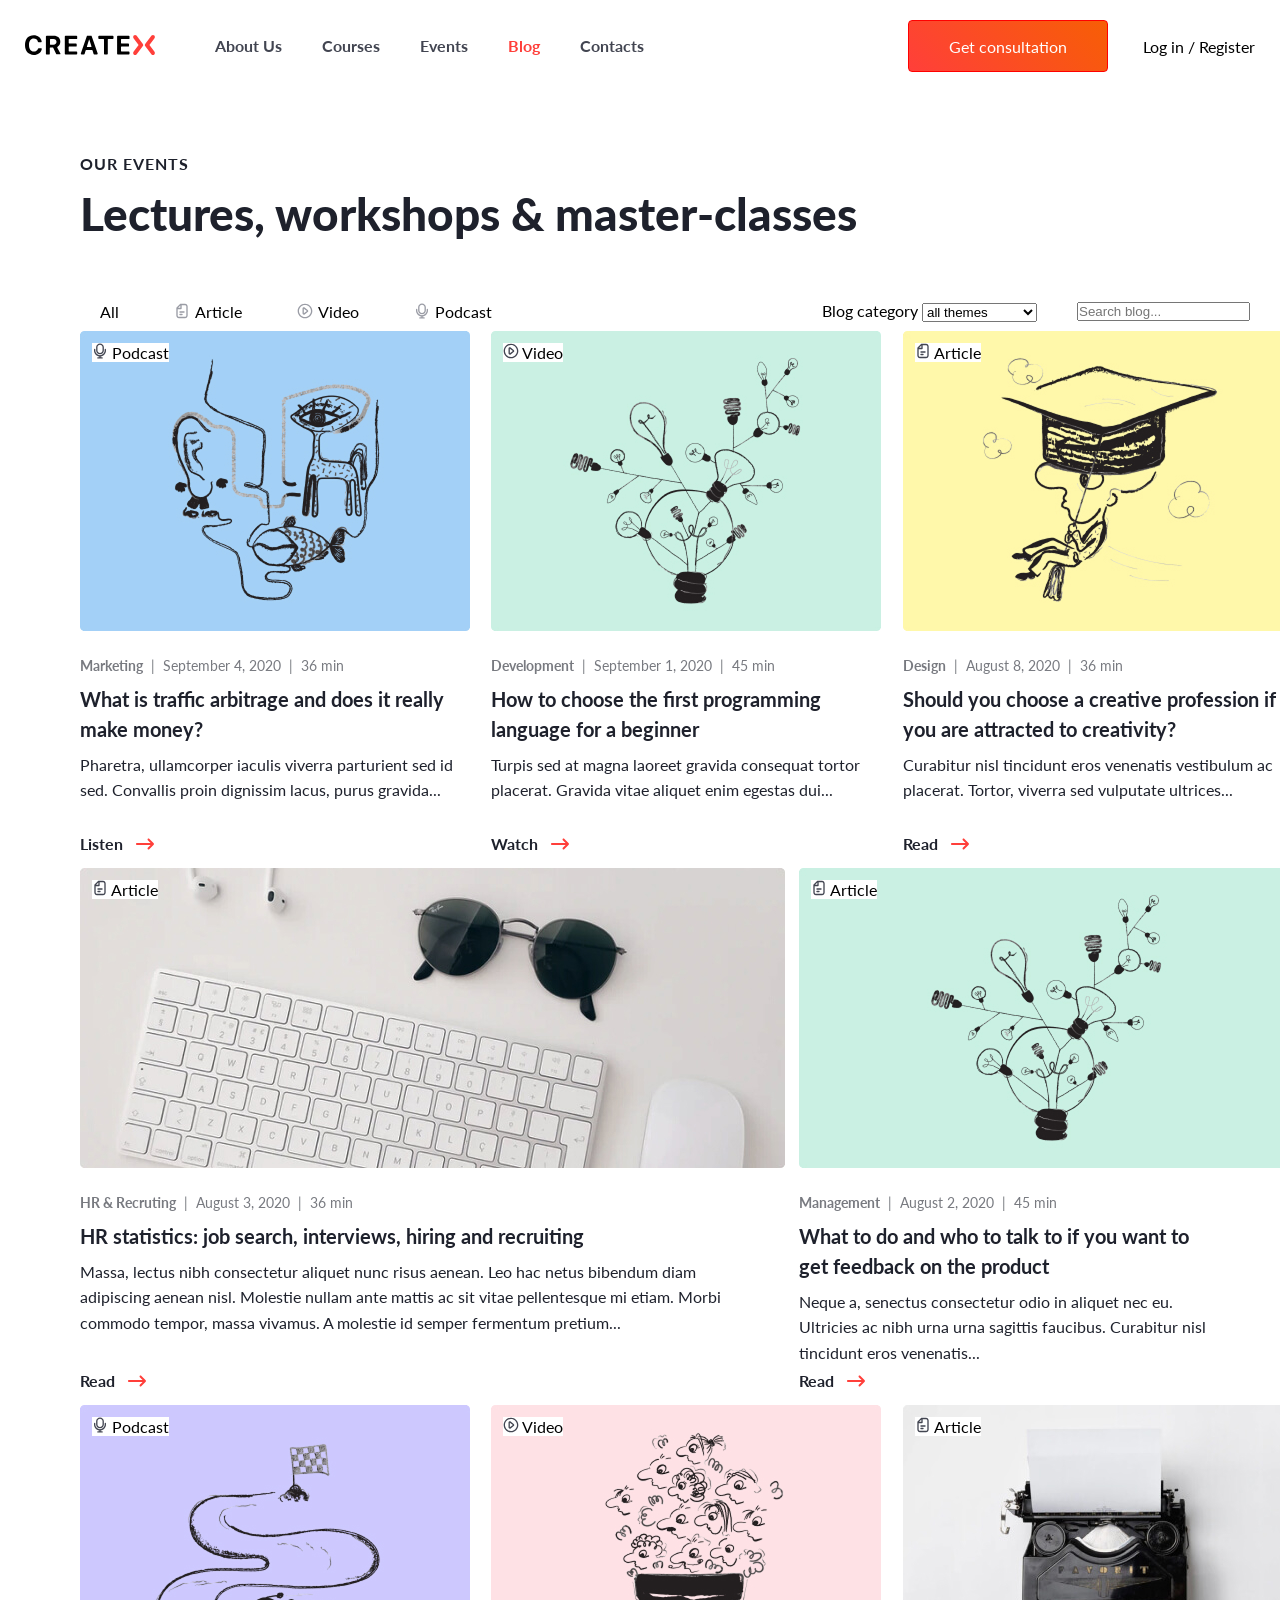
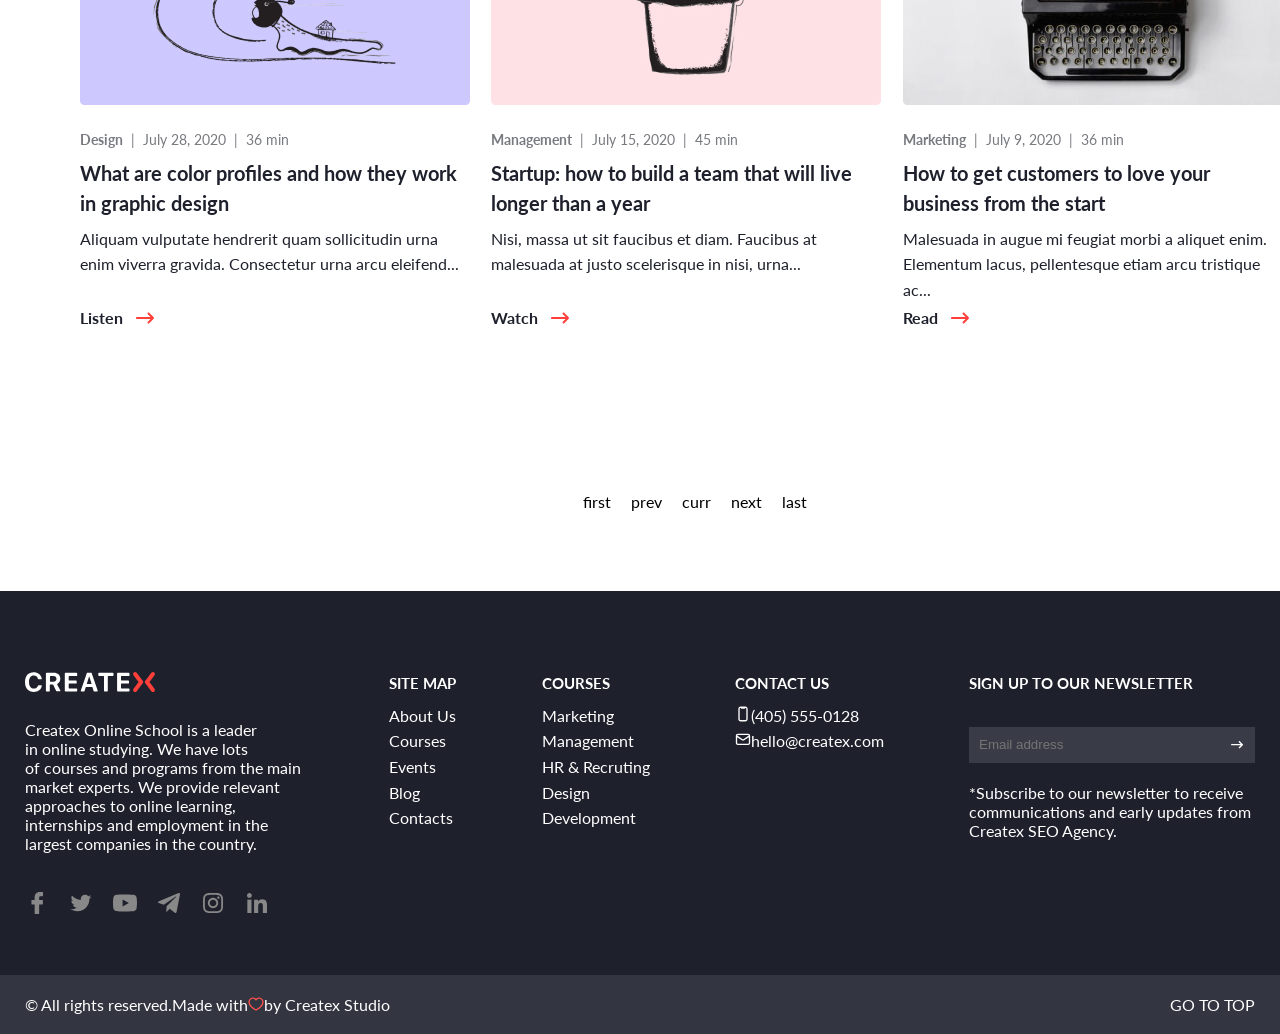
<file: blog.html>
<!DOCTYPE html>
<html lang="en">

<head>
  <meta charset="UTF-8">
  <meta name="viewport" content="width=device-width, initial-scale=1.0">
  <title>CreateX - Blog</title>
  <link rel="stylesheet" href="css/main.css">
  <link rel="stylesheet" href="css/blog.css">
</head>

<body>

  <header id="top" class="header">
    <div class="container">

      <div class="header_row">
        <div class="header_left">
          <div class="header_logo">
            <a href="index.html" title="Домой">
              <svg id="logo" width="130" height="22" viewBox="0 0 130 22" fill="none"
                xmlns="http://www.w3.org/2000/svg">
                <path
                  d="M0 11.1008C0 5.00078 3.3 1.30078 8.7 1.30078C12.8 1.30078 16.1 3.80078 16.7 7.50078C16.8 7.90078 16.5 8.20078 16.1 8.20078H13.5C13.2 8.20078 13 8.00078 12.9 7.70078C12.4 5.80078 10.8 4.60078 8.7 4.60078C5.8 4.60078 4 7.10078 4 11.1008C4 15.1008 5.8 17.6008 8.8 17.6008C10.9 17.6008 12.4 16.5008 13 14.7008C13.1 14.4008 13.3 14.2008 13.6 14.2008H16.2C16.6 14.2008 16.9 14.6008 16.8 14.9008C16.2 18.5008 13 20.9008 8.8 20.9008C3.3 20.9008 0 17.1008 0 11.1008Z" />
                <path
                  d="M24.2997 20.401H21.3997C21.0997 20.401 20.8997 20.201 20.8997 19.901V2.60104C20.8997 2.20104 21.2997 1.80104 21.6997 1.80104H28.6997C32.7997 1.80104 35.2997 4.10104 35.2997 7.70104C35.2997 9.80104 34.2997 11.701 32.5997 12.701C32.1997 12.901 32.0997 13.401 32.2997 13.701L35.3997 19.601C35.5997 19.901 35.2997 20.301 34.9997 20.301H31.6997C31.4997 20.301 31.2997 20.201 31.1997 20.001L28.2997 14.001C28.1997 13.701 27.8997 13.601 27.5997 13.601H25.2997C24.9997 13.601 24.7997 13.801 24.7997 14.101V20.001C24.8997 20.201 24.5997 20.401 24.2997 20.401ZM24.8997 10.201C24.8997 10.501 25.0997 10.701 25.3997 10.701H28.3997C30.3997 10.701 31.4997 9.60104 31.4997 7.80104C31.4997 6.00104 30.2997 4.90104 28.3997 4.90104H25.4997C25.1997 4.90104 24.9997 5.10104 24.9997 5.40104V10.201H24.8997Z" />
                <path
                  d="M51.4998 20.401H40.4998C40.0998 20.401 39.7998 20.101 39.7998 19.701V2.50104C39.7998 2.10104 40.0998 1.80104 40.4998 1.80104H51.4998C51.8998 1.80104 52.1998 2.10104 52.1998 2.50104V4.40104C52.1998 4.80104 51.8998 5.10104 51.4998 5.10104H44.1998C43.8998 5.10104 43.6998 5.30104 43.6998 5.60104V9.00104C43.6998 9.30104 43.8998 9.50104 44.1998 9.50104H50.9998C51.3998 9.50104 51.6998 9.80104 51.6998 10.201V11.901C51.6998 12.301 51.3998 12.601 50.9998 12.601H44.1998C43.8998 12.601 43.6998 12.801 43.6998 13.101V16.901C43.6998 17.201 43.8998 17.401 44.1998 17.401H51.4998C51.8998 17.401 52.1998 17.701 52.1998 18.101V20.001C52.1998 20.101 51.8998 20.401 51.4998 20.401Z" />
                <path
                  d="M66.9999 15.901H61.2999C60.9999 15.901 60.7999 16.101 60.6999 16.301L59.5999 20.001C59.4999 20.301 59.2999 20.401 58.9999 20.401H56.3999C55.9999 20.401 55.6999 20.001 55.7999 19.601L61.7999 2.20104C61.8999 2.00104 62.0999 1.80104 62.3999 1.80104H66.0999C66.3999 1.80104 66.5999 2.00104 66.6999 2.20104L72.6999 19.601C72.7999 20.001 72.4999 20.401 72.0999 20.401H69.1999C68.8999 20.401 68.6999 20.201 68.5999 20.001L67.4999 16.301C67.4999 16.101 67.1999 15.901 66.9999 15.901ZM62.0999 13.001H66.1999C66.3999 13.001 66.4999 12.801 66.4999 12.601L64.2999 5.60104H64.0999L61.8999 12.601C61.7999 12.801 61.8999 13.001 62.0999 13.001Z" />
                <path
                  d="M79.0001 19.7014V5.50143C79.0001 5.20143 78.8001 5.00143 78.5001 5.00143H74.1001C73.7001 5.00143 73.3001 4.70143 73.3001 4.20143V2.50143C73.3001 2.10143 73.6001 1.70143 74.1001 1.70143H87.7001C88.1001 1.70143 88.5001 2.00143 88.5001 2.50143V4.20143C88.5001 4.60143 88.2001 5.00143 87.7001 5.00143H83.3001C83.0001 5.00143 82.8001 5.20143 82.8001 5.50143V19.8014C82.8001 20.2014 82.5001 20.5014 82.1001 20.5014H79.6001C79.3001 20.4014 79.0001 20.1014 79.0001 19.7014Z" />
                <path
                  d="M103.8 20.401H92.7999C92.3999 20.401 92.0999 20.101 92.0999 19.701V2.50104C92.0999 2.10104 92.3999 1.80104 92.7999 1.80104H103.8C104.2 1.80104 104.5 2.10104 104.5 2.50104V4.40104C104.5 4.80104 104.2 5.10104 103.8 5.10104H96.4999C96.1999 5.10104 95.9999 5.30104 95.9999 5.60104V9.00104C95.9999 9.30104 96.1999 9.50104 96.4999 9.50104H103.3C103.7 9.50104 104 9.80104 104 10.201V11.901C104 12.301 103.7 12.601 103.3 12.601H96.4999C96.1999 12.601 95.9999 12.801 95.9999 13.101V16.901C95.9999 17.201 96.1999 17.401 96.4999 17.401H103.8C104.2 17.401 104.5 17.701 104.5 18.101V20.001C104.5 20.101 104.2 20.401 103.8 20.401Z" />
                <path
                  d="M117.7 9.7L111.5 1.6C111.1 1.2 110.6 1 110.1 1C109.6 1 109.1 1.2 108.7 1.6C108 2.4 108 3.6 108.7 4.4L113.6 11L108.7 17.6C108 18.4 108 19.6 108.7 20.4C109.1 20.8 109.6 21 110.1 21C110.6 21 111.1 20.8 111.5 20.4L117.7 12.3C118.4 11.7 118.4 10.5 117.7 9.7Z"
                  fill="#FF3F3A" />
                <path
                  d="M120.343 9.7L126.543 1.6C126.943 1.2 127.443 1 127.943 1C128.443 1 128.943 1.2 129.343 1.6C130.043 2.4 130.043 3.6 129.343 4.4L124.443 11L129.343 17.6C130.043 18.4 130.043 19.6 129.343 20.4C128.943 20.8 128.443 21 127.943 21C127.443 21 126.943 20.8 126.543 20.4L120.343 12.3C119.643 11.7 119.643 10.5 120.343 9.7Z"
                  fill="#FF3F3A" />
              </svg></a>
          </div>
          <nav class="header_nav">
            <ul>
              <li><a href="about.html">About Us</a></li>
              <li><a href="courses.html">Courses</a></li>
              <li><a href="events.html">Events</a></li>
              <li><a class="active" href="blog.html">Blog</a></li>
              <li><a href="contacts.html">Contacts</a></li>
            </ul>
          </nav>
        </div>

        <div class="header_links">
          <a class="btn_fill" href="#!">Get consultation</a>
          <a href="#!">Log in / Register</a>
        </div>
      </div>
    </div>
  </header>

  <section class="blog">
    <div class="container">
      <div class="blog_subtitle">Our events</div>
      <div class="blog_title">Lectures, workshops & master-classes</div>
      <div class="blog_nav">


        <nav class="blog_nav">
          <ul>
            <li><a class="blog_cat_item active" href="#!">All</a></li>
            <li><a class="blog_cat_item" href="#!">
                <svg id="blog_cat_icon" width="16" height="16" viewBox="0 0 16 16" fill="none"
                  xmlns="http://www.w3.org/2000/svg">
                  <path fill-rule="evenodd" clip-rule="evenodd"
                    d="M5.3335 8.99967C5.3335 8.63148 5.63197 8.33301 6.00016 8.33301H10.0002C10.3684 8.33301 10.6668 8.63148 10.6668 8.99967C10.6668 9.36786 10.3684 9.66634 10.0002 9.66634H6.00016C5.63197 9.66634 5.3335 9.36786 5.3335 8.99967Z" />
                  <path fill-rule="evenodd" clip-rule="evenodd"
                    d="M5.3335 11.4997C5.3335 11.1315 5.63197 10.833 6.00016 10.833H8.00016C8.36835 10.833 8.66683 11.1315 8.66683 11.4997C8.66683 11.8679 8.36835 12.1663 8.00016 12.1663H6.00016C5.63197 12.1663 5.3335 11.8679 5.3335 11.4997Z" />
                  <path fill-rule="evenodd" clip-rule="evenodd"
                    d="M6.02877 1.02827C6.1538 0.903246 6.32337 0.833008 6.50018 0.833008H11.0002C12.4729 0.833008 13.6668 2.02692 13.6668 3.49967L13.6668 12.4997C13.6668 13.9724 12.4729 15.1663 11.0002 15.1663H5.00016C3.5274 15.1663 2.33349 13.9724 2.3335 12.4997L2.33351 4.99967C2.33351 4.82286 2.40375 4.65329 2.52877 4.52827L6.02877 1.02827ZM6.33349 2.60917V4.83301H4.10965L6.33349 2.60917ZM3.66684 6.16634L3.66683 12.4997C3.66683 13.2361 4.26378 13.833 5.00016 13.833H11.0002C11.7366 13.833 12.3335 13.2361 12.3335 12.4997L12.3335 3.49967C12.3335 2.76329 11.7366 2.16634 11.0002 2.16634H7.66682V5.49967C7.66682 5.86786 7.36835 6.16634 7.00016 6.16634H3.66684Z" />
                </svg>
                Article</a></li>
            <li><a class="blog_cat_item" href="#!">
                <svg id="blog_cat_icon" width="16" height="16" viewBox="0 0 16 16" fill="none"
                  xmlns="http://www.w3.org/2000/svg">
                  <g clip-path="url(#clip0_2400_6482)">
                    <path fill-rule="evenodd" clip-rule="evenodd"
                      d="M10.7117 6.941C11.4099 7.47466 11.4099 8.52605 10.7117 9.0597L7.65841 11.3933C6.78101 12.0639 5.51541 11.4383 5.51541 10.334V5.66673C5.51541 4.56241 6.78101 3.93679 7.65841 4.60738L10.7117 6.941ZM9.90204 8.00035L6.84875 5.66673L6.84875 10.334L9.90204 8.00035Z" />
                    <path fill-rule="evenodd" clip-rule="evenodd"
                      d="M7.99984 2.00033C4.68613 2.00033 1.99984 4.68662 1.99984 8.00033C1.99984 11.314 4.68613 14.0003 7.99984 14.0003C11.3135 14.0003 13.9998 11.314 13.9998 8.00033C13.9998 4.68662 11.3135 2.00033 7.99984 2.00033ZM0.666504 8.00033C0.666504 3.95024 3.94975 0.666992 7.99984 0.666992C12.0499 0.666992 15.3332 3.95024 15.3332 8.00033C15.3332 12.0504 12.0499 15.3337 7.99984 15.3337C3.94975 15.3337 0.666504 12.0504 0.666504 8.00033Z" />
                  </g>
                  <defs>
                    <clipPath id="clip0_2400_6482">
                      <rect width="16" height="16" fill="white" />
                    </clipPath>
                  </defs>
                </svg>

                Video</a></li>
            <li><a class="blog_cat_item" href="#!">
                <svg id="blog_cat_icon" width="16" height="16" viewBox="0 0 16 16" fill="none"
                  xmlns="http://www.w3.org/2000/svg">
                  <path fill-rule="evenodd" clip-rule="evenodd"
                    d="M4.13333 4.26706C4.13333 2.13156 5.8645 0.400391 8 0.400391C10.1355 0.400391 11.8667 2.13156 11.8667 4.26706V7.46706C11.8667 9.60256 10.1355 11.3337 8 11.3337C5.8645 11.3337 4.13333 9.60256 4.13333 7.46706V4.26706ZM8 1.73372C6.60088 1.73372 5.46667 2.86794 5.46667 4.26706V7.46706C5.46667 8.86618 6.60088 10.0004 8 10.0004C9.39912 10.0004 10.5333 8.86618 10.5333 7.46706V4.26706C10.5333 2.86794 9.39912 1.73372 8 1.73372Z" />
                  <path fill-rule="evenodd" clip-rule="evenodd"
                    d="M2.66667 5.73372C3.03486 5.73372 3.33333 6.0322 3.33333 6.40039V7.46706C3.33333 10.0444 5.42267 12.1337 8 12.1337C10.5773 12.1337 12.6667 10.0444 12.6667 7.46706V6.40039C12.6667 6.0322 12.9651 5.73372 13.3333 5.73372C13.7015 5.73372 14 6.0322 14 6.40039V7.46706C14 10.7808 11.3137 13.4671 8 13.4671C4.68629 13.4671 2 10.7808 2 7.46706V6.40039C2 6.0322 2.29848 5.73372 2.66667 5.73372Z" />
                  <path fill-rule="evenodd" clip-rule="evenodd"
                    d="M8 12.6671C8.36819 12.6671 8.66667 12.9655 8.66667 13.3337V14.2671H10.1333C10.5015 14.2671 10.8 14.5655 10.8 14.9337C10.8 15.3019 10.5015 15.6004 10.1333 15.6004H5.86667C5.49848 15.6004 5.2 15.3019 5.2 14.9337C5.2 14.5655 5.49848 14.2671 5.86667 14.2671H7.33333V13.3337C7.33333 12.9655 7.63181 12.6671 8 12.6671Z" />
                </svg>

                Podcast</a></li>
          </ul>
        </nav>

        <div class="blog_categiries">

          <form id="form_cat">
            <div class="blog_category">Blog category
              <select name="category" id="category" title="Выберите категорию">
                <option value="all themes" selected>all themes</option>
                <option value="design">Design</option>
                <option value="development">Development</option>
                <option value="hr & recruting">HR & Recruting</option>
                <option value="management">Management</option>
                <option value="marketing">Marketing</option>
              </select>
            </div>

            <input type="text" id="search_fld" placeholder="Search blog...">
            <button type="submit" id="search_btn" title="Search"><img src="images/search.svg" alt="search"></button>
          </form>
        </div>

      </div>
      <div class="search_result">
      </div>
      <div class="blog_items">

        <div class="blog_item">
          <div class="blog_item_image">
            <img class="blog_item_img" src="images/blog-1.png" alt="">
            <div class="blog_item_category"><img src="images/mic.svg" alt=""> Podcast</div>
          </div>
          <div class="blog_item_details">
            <div class="blog_item_summary"><strong>Marketing</strong>&nbsp;&nbsp;|&nbsp;&nbsp;September 4,
              2020&nbsp;&nbsp;|&nbsp;&nbsp;36 min
            </div>
            <div class="blog_item_title">What is traffic arbitrage and does it really make money?</div>
            <div class="blog_item_desc">Pharetra, ullamcorper iaculis viverra parturient sed id sed. Convallis proin
              dignissim lacus, purus gravida...</div>

          </div>
          <a href="singlepost.html" class="blog_item_link">Listen <img src="images/Right_red.svg" alt=""></a>
        </div>
        <div class="blog_item">
          <div class="blog_item_image">
            <img class="blog_item_img" src="images/blog-2.png" alt="">
            <div class="blog_item_category"><img src="images/Play.svg" alt=""> Video</div>
          </div>
          <div class="blog_item_details">
            <div class="blog_item_summary"><strong>Development</strong>&nbsp;&nbsp;|&nbsp;&nbsp;September 1,
              2020&nbsp;&nbsp;|&nbsp;&nbsp;45 min
            </div>
            <div class="blog_item_title">How to choose the first programming language for a beginner</div>
            <div class="blog_item_desc">Turpis sed at magna laoreet gravida consequat tortor placerat. Gravida vitae
              aliquet enim egestas dui...</div>

          </div>
          <a href="singlepost.html" class="blog_item_link">Watch <img src="images/Right_red.svg" alt=""></a>
        </div>
        <div class="blog_item">
          <div class="blog_item_image">
            <img class="blog_item_img" src="images/blog-3.png" alt="">
            <div class="blog_item_category"><img src="images/Files.svg" alt=""> Article</div>
          </div>
          <div class="blog_item_details">
            <div class="blog_item_summary"><strong>Design</strong>&nbsp;&nbsp;|&nbsp;&nbsp;August 8,
              2020&nbsp;&nbsp;|&nbsp;&nbsp;36 min
            </div>
            <div class="blog_item_title">Should you choose a creative profession if you are attracted to creativity?
            </div>
            <div class="blog_item_desc">Curabitur nisl tincidunt eros venenatis vestibulum ac placerat. Tortor, viverra
              sed vulputate ultrices...</div>

          </div>
          <a href="singlepost.html" class="blog_item_link">Read <img src="images/Right_red.svg" alt=""></a>
        </div>

        <div class="blog_item big">
          <div class="blog_item_image">
            <img class="blog_item_img" src="images/blog-7.png" alt="">
            <div class="blog_item_category"><img src="images/Files.svg" alt=""> Article</div>
          </div>
          <div class="blog_item_details">
            <div class="blog_item_summary"><strong>HR & Recruting</strong>&nbsp;&nbsp;|&nbsp;&nbsp;August 3,
              2020&nbsp;&nbsp;|&nbsp;&nbsp;36 min
            </div>


            <div class="blog_item_title">HR statistics: job search, interviews, hiring and recruiting
            </div>
            <div class="blog_item_desc">Massa, lectus nibh consectetur aliquet nunc risus aenean. Leo hac netus bibendum
              diam adipiscing aenean nisl. Molestie
              nullam ante mattis ac sit vitae pellentesque mi etiam. Morbi commodo tempor, massa vivamus. A molestie id
              semper
              fermentum pretium...</div>

          </div>
          <a href="singlepost.html" class="blog_item_link">Read <img src="images/Right_red.svg" alt=""></a>
        </div>

        <div class="blog_item middle">
          <div class="blog_item_image">
            <img class="blog_item_img" src="images/blog-8.png" alt="">
            <div class="blog_item_category"><img src="images/Files.svg" alt=""> Article</div>
          </div>
          <div class="blog_item_details">
            <div class="blog_item_summary"><strong>Management</strong>&nbsp;&nbsp;|&nbsp;&nbsp;August 2,
              2020&nbsp;&nbsp;|&nbsp;&nbsp;45 min
            </div>
            <div class="blog_item_title">What to do and who to talk to if you want to get feedback on the product</div>
            <div class="blog_item_desc">Neque a, senectus consectetur odio in aliquet nec eu. Ultricies ac nibh urna
              urna sagittis faucibus. Curabitur nisl
              tincidunt eros venenatis...</div>

          </div>
          <a href="singlepost.html" class="blog_item_link">Read <img src="images/Right_red.svg" alt=""></a>
        </div>

        <div class="blog_item">
          <div class="blog_item_image">
            <img class="blog_item_img" src="images/blog-4.png" alt="">
            <div class="blog_item_category"><img src="images/mic.svg" alt=""> Podcast</div>
          </div>
          <div class="blog_item_details">
            <div class="blog_item_summary"><strong>Design</strong>&nbsp;&nbsp;|&nbsp;&nbsp;July 28,
              2020&nbsp;&nbsp;|&nbsp;&nbsp;36 min
            </div>
            <div class="blog_item_title">What are color profiles and how they work in graphic design</div>
            <div class="blog_item_desc">Aliquam vulputate hendrerit quam sollicitudin urna enim viverra gravida.
              Consectetur urna arcu eleifend...</div>

          </div>
          <a href="singlepost.html" class="blog_item_link">Listen <img src="images/Right_red.svg" alt=""></a>
        </div>
        <div class="blog_item">
          <div class="blog_item_image">
            <img class="blog_item_img" src="images/blog-5.png" alt="">
            <div class="blog_item_category"><img src="images/Play.svg" alt=""> Video</div>
          </div>
          <div class="blog_item_details">
            <div class="blog_item_summary"><strong>Management</strong>&nbsp;&nbsp;|&nbsp;&nbsp;July 15,
              2020&nbsp;&nbsp;|&nbsp;&nbsp;45 min
            </div>
            <div class="blog_item_title">Startup: how to build a team that will live longer than a year</div>
            <div class="blog_item_desc">Nisi, massa ut sit faucibus et diam. Faucibus at malesuada at justo scelerisque
              in nisi, urna...</div>

          </div>
          <a href="singlepost.html" class="blog_item_link">Watch <img src="images/Right_red.svg" alt=""></a>
        </div>
        <div class="blog_item">
          <div class="blog_item_image">
            <img class="blog_item_img" src="images/blog-6.png" alt="">
            <div class="blog_item_category"><img src="images/Files.svg" alt=""> Article</div>
          </div>
          <div class="blog_item_details">
            <div class="blog_item_summary"><strong>Marketing</strong>&nbsp;&nbsp;|&nbsp;&nbsp;July 9,
              2020&nbsp;&nbsp;|&nbsp;&nbsp;36 min
            </div>
            <div class="blog_item_title">How to get customers to love your business from the start
            </div>
            <div class="blog_item_desc">Malesuada in augue mi feugiat morbi a aliquet enim. Elementum lacus,
              pellentesque etiam arcu tristique ac...</div>

          </div>
          <a href="singlepost.html" class="blog_item_link">Read <img src="images/Right_red.svg" alt=""></a>
        </div>
      </div>

      <div class="blog_links">
        <a class="pagination" href="">first</a>
        <a class="pagination" href="">prev</a>
        <a class="pagination">curr</a>
        <a class="pagination" href="">next</a>
        <a class="pagination" href="">last</a>
      </div>
    </div>
  </section>


  <footer class="footer">
    <div class="container">
      <div class="footer_row">
        <div class="footer_left">
          <div class="footer_logo">
            <a href="index.html" title="Домой">
              <svg id="logof" width="130" height="22" viewBox="0 0 130 22" fill="none"
                xmlns="http://www.w3.org/2000/svg">
                <path
                  d="M0 11.1008C0 5.00078 3.3 1.30078 8.7 1.30078C12.8 1.30078 16.1 3.80078 16.7 7.50078C16.8 7.90078 16.5 8.20078 16.1 8.20078H13.5C13.2 8.20078 13 8.00078 12.9 7.70078C12.4 5.80078 10.8 4.60078 8.7 4.60078C5.8 4.60078 4 7.10078 4 11.1008C4 15.1008 5.8 17.6008 8.8 17.6008C10.9 17.6008 12.4 16.5008 13 14.7008C13.1 14.4008 13.3 14.2008 13.6 14.2008H16.2C16.6 14.2008 16.9 14.6008 16.8 14.9008C16.2 18.5008 13 20.9008 8.8 20.9008C3.3 20.9008 0 17.1008 0 11.1008Z" />
                <path
                  d="M24.2997 20.401H21.3997C21.0997 20.401 20.8997 20.201 20.8997 19.901V2.60104C20.8997 2.20104 21.2997 1.80104 21.6997 1.80104H28.6997C32.7997 1.80104 35.2997 4.10104 35.2997 7.70104C35.2997 9.80104 34.2997 11.701 32.5997 12.701C32.1997 12.901 32.0997 13.401 32.2997 13.701L35.3997 19.601C35.5997 19.901 35.2997 20.301 34.9997 20.301H31.6997C31.4997 20.301 31.2997 20.201 31.1997 20.001L28.2997 14.001C28.1997 13.701 27.8997 13.601 27.5997 13.601H25.2997C24.9997 13.601 24.7997 13.801 24.7997 14.101V20.001C24.8997 20.201 24.5997 20.401 24.2997 20.401ZM24.8997 10.201C24.8997 10.501 25.0997 10.701 25.3997 10.701H28.3997C30.3997 10.701 31.4997 9.60104 31.4997 7.80104C31.4997 6.00104 30.2997 4.90104 28.3997 4.90104H25.4997C25.1997 4.90104 24.9997 5.10104 24.9997 5.40104V10.201H24.8997Z" />
                <path
                  d="M51.4998 20.401H40.4998C40.0998 20.401 39.7998 20.101 39.7998 19.701V2.50104C39.7998 2.10104 40.0998 1.80104 40.4998 1.80104H51.4998C51.8998 1.80104 52.1998 2.10104 52.1998 2.50104V4.40104C52.1998 4.80104 51.8998 5.10104 51.4998 5.10104H44.1998C43.8998 5.10104 43.6998 5.30104 43.6998 5.60104V9.00104C43.6998 9.30104 43.8998 9.50104 44.1998 9.50104H50.9998C51.3998 9.50104 51.6998 9.80104 51.6998 10.201V11.901C51.6998 12.301 51.3998 12.601 50.9998 12.601H44.1998C43.8998 12.601 43.6998 12.801 43.6998 13.101V16.901C43.6998 17.201 43.8998 17.401 44.1998 17.401H51.4998C51.8998 17.401 52.1998 17.701 52.1998 18.101V20.001C52.1998 20.101 51.8998 20.401 51.4998 20.401Z" />
                <path
                  d="M66.9999 15.901H61.2999C60.9999 15.901 60.7999 16.101 60.6999 16.301L59.5999 20.001C59.4999 20.301 59.2999 20.401 58.9999 20.401H56.3999C55.9999 20.401 55.6999 20.001 55.7999 19.601L61.7999 2.20104C61.8999 2.00104 62.0999 1.80104 62.3999 1.80104H66.0999C66.3999 1.80104 66.5999 2.00104 66.6999 2.20104L72.6999 19.601C72.7999 20.001 72.4999 20.401 72.0999 20.401H69.1999C68.8999 20.401 68.6999 20.201 68.5999 20.001L67.4999 16.301C67.4999 16.101 67.1999 15.901 66.9999 15.901ZM62.0999 13.001H66.1999C66.3999 13.001 66.4999 12.801 66.4999 12.601L64.2999 5.60104H64.0999L61.8999 12.601C61.7999 12.801 61.8999 13.001 62.0999 13.001Z" />
                <path
                  d="M79.0001 19.7014V5.50143C79.0001 5.20143 78.8001 5.00143 78.5001 5.00143H74.1001C73.7001 5.00143 73.3001 4.70143 73.3001 4.20143V2.50143C73.3001 2.10143 73.6001 1.70143 74.1001 1.70143H87.7001C88.1001 1.70143 88.5001 2.00143 88.5001 2.50143V4.20143C88.5001 4.60143 88.2001 5.00143 87.7001 5.00143H83.3001C83.0001 5.00143 82.8001 5.20143 82.8001 5.50143V19.8014C82.8001 20.2014 82.5001 20.5014 82.1001 20.5014H79.6001C79.3001 20.4014 79.0001 20.1014 79.0001 19.7014Z" />
                <path
                  d="M103.8 20.401H92.7999C92.3999 20.401 92.0999 20.101 92.0999 19.701V2.50104C92.0999 2.10104 92.3999 1.80104 92.7999 1.80104H103.8C104.2 1.80104 104.5 2.10104 104.5 2.50104V4.40104C104.5 4.80104 104.2 5.10104 103.8 5.10104H96.4999C96.1999 5.10104 95.9999 5.30104 95.9999 5.60104V9.00104C95.9999 9.30104 96.1999 9.50104 96.4999 9.50104H103.3C103.7 9.50104 104 9.80104 104 10.201V11.901C104 12.301 103.7 12.601 103.3 12.601H96.4999C96.1999 12.601 95.9999 12.801 95.9999 13.101V16.901C95.9999 17.201 96.1999 17.401 96.4999 17.401H103.8C104.2 17.401 104.5 17.701 104.5 18.101V20.001C104.5 20.101 104.2 20.401 103.8 20.401Z" />
                <path
                  d="M117.7 9.7L111.5 1.6C111.1 1.2 110.6 1 110.1 1C109.6 1 109.1 1.2 108.7 1.6C108 2.4 108 3.6 108.7 4.4L113.6 11L108.7 17.6C108 18.4 108 19.6 108.7 20.4C109.1 20.8 109.6 21 110.1 21C110.6 21 111.1 20.8 111.5 20.4L117.7 12.3C118.4 11.7 118.4 10.5 117.7 9.7Z"
                  fill="#FF3F3A" />
                <path
                  d="M120.343 9.7L126.543 1.6C126.943 1.2 127.443 1 127.943 1C128.443 1 128.943 1.2 129.343 1.6C130.043 2.4 130.043 3.6 129.343 4.4L124.443 11L129.343 17.6C130.043 18.4 130.043 19.6 129.343 20.4C128.943 20.8 128.443 21 127.943 21C127.443 21 126.943 20.8 126.543 20.4L120.343 12.3C119.643 11.7 119.643 10.5 120.343 9.7Z"
                  fill="#FF3F3A" />
              </svg></a>
          </div>
          <p>Createx Online School is a leader in online studying. We have lots of courses and programs from the
            main
            market experts.
            We provide relevant approaches to online learning, internships and employment in the largest companies
            in the country.</p>
          <div class="footer_social">
            <svg id="footer_social_icon" width="24" height="24" viewBox="0 0 24 24" fill="none"
              xmlns="http://www.w3.org/2000/svg">
              <path
                d="M17.5628 1.00458L14.7856 1C11.6654 1 9.64903 3.12509 9.64903 6.41423V8.91055H6.85662C6.61532 8.91055 6.41992 9.1115 6.41992 9.35937V12.9763C6.41992 13.2241 6.61554 13.4249 6.85662 13.4249H9.64903V22.5514C9.64903 22.7993 9.84443 23 10.0857 23H13.729C13.9703 23 14.1657 22.799 14.1657 22.5514V13.4249H17.4307C17.672 13.4249 17.8674 13.2241 17.8674 12.9763L17.8688 9.35937C17.8688 9.24036 17.8226 9.12638 17.7409 9.04215C17.6591 8.95793 17.5477 8.91055 17.4318 8.91055H14.1657V6.79439C14.1657 5.77728 14.4017 5.26094 15.6915 5.26094L17.5624 5.26025C17.8035 5.26025 17.9989 5.0593 17.9989 4.81166V1.45317C17.9989 1.20576 17.8037 1.00504 17.5628 1.00458Z" />
            </svg>

            <svg id="footer_social_icon" width="24" height="24" viewBox="0 0 24 24" fill="none"
              xmlns="http://www.w3.org/2000/svg">
              <path
                d="M22.5 5.77233C21.7271 6.10027 20.8978 6.32267 20.0264 6.42196C20.9161 5.91181 21.5972 5.10263 21.92 4.1414C21.0854 4.61383 20.1642 4.95688 19.1826 5.14285C18.3966 4.33994 17.2785 3.83984 16.0384 3.83984C13.6593 3.83984 11.7303 5.68691 11.7303 7.9637C11.7303 8.2866 11.7683 8.60199 11.8418 8.90357C8.26201 8.73141 5.08768 7.08917 2.96314 4.59372C2.59176 5.20189 2.38049 5.91053 2.38049 6.66697C2.38049 8.09814 3.14161 9.36093 4.2964 10.0997C3.5904 10.0771 2.92639 9.89116 2.34508 9.58205V9.63357C2.34508 11.6314 3.83056 13.2988 5.80024 13.6783C5.43936 13.7713 5.05882 13.8228 4.66514 13.8228C4.38696 13.8228 4.11794 13.7964 3.85417 13.7461C4.40267 15.3859 5.99315 16.5783 7.87756 16.611C6.40388 17.7167 4.54573 18.3739 2.52749 18.3739C2.17976 18.3739 1.83724 18.3537 1.5 18.3173C3.40671 19.4896 5.67036 20.1732 8.10327 20.1732C16.028 20.1732 20.3597 13.8881 20.3597 8.43741L20.3453 7.90341C21.1917 7.32537 21.9239 6.59912 22.5 5.77233Z" />
            </svg>

            <svg id="footer_social_icon" width="24" height="24" viewBox="0 0 24 24" fill="none"
              xmlns="http://www.w3.org/2000/svg">
              <path fill-rule="evenodd" clip-rule="evenodd"
                d="M21.3903 4.11358C22.4182 4.39044 23.2288 5.20086 23.5055 6.22899C24.0197 8.10691 23.9999 12.0213 23.9999 12.0213C23.9999 12.0213 23.9999 15.9158 23.5057 17.7939C23.2288 18.8218 22.4184 19.6324 21.3903 19.9091C19.5122 20.4035 12 20.4035 12 20.4035C12 20.4035 4.50731 20.4035 2.60961 19.8895C1.58148 19.6127 0.771054 18.802 0.4942 17.7741C0 15.9158 0 12.0015 0 12.0015C0 12.0015 0 8.10691 0.4942 6.22899C0.770871 5.20104 1.60125 4.37066 2.60943 4.09399C4.48753 3.59961 11.9998 3.59961 11.9998 3.59961C11.9998 3.59961 19.5122 3.59961 21.3903 4.11358ZM15.8549 12.0016L9.60788 15.5996V8.40355L15.8549 12.0016Z" />
            </svg>

            <svg id="footer_social_icon" width="24" height="24" viewBox="0 0 24 24" fill="none"
              xmlns="http://www.w3.org/2000/svg">
              <path
                d="M9.63262 15.1813L9.2687 20.7653C9.78938 20.7653 10.0149 20.5213 10.2853 20.2283L12.7264 17.6833L17.7847 21.7243C18.7124 22.2883 19.366 21.9913 19.6163 20.7933L22.9365 3.8214L22.9374 3.8204C23.2317 2.3244 22.4415 1.73941 21.5377 2.1064L2.02135 10.2574C0.689406 10.8214 0.709573 11.6314 1.79493 11.9984L6.78447 13.6913L18.3742 5.78039C18.9196 5.38639 19.4155 5.60439 19.0076 5.99839L9.63262 15.1813Z" />
            </svg>

            <svg id="footer_social_icon" width="24" height="24" viewBox="0 0 24 24" fill="none"
              xmlns="http://www.w3.org/2000/svg">
              <path
                d="M21.9804 7.88005C21.9336 6.81738 21.7617 6.0868 21.5156 5.45374C21.2616 4.78176 20.8709 4.18014 20.359 3.68002C19.8589 3.1721 19.2533 2.77743 18.5891 2.52745C17.9524 2.28127 17.2256 2.10943 16.163 2.06257C15.0923 2.01175 14.7525 2 12.0371 2C9.32172 2 8.98185 2.01175 7.9152 2.05861C6.85253 2.10546 6.12195 2.27746 5.48904 2.52348C4.81692 2.77743 4.2153 3.16814 3.71517 3.68002C3.20726 4.18014 2.81274 4.78573 2.5626 5.44992C2.31643 6.0868 2.14458 6.81341 2.09773 7.87609C2.04691 8.9467 2.03516 9.28658 2.03516 12.002C2.03516 14.7173 2.04691 15.0572 2.09376 16.1239C2.14061 17.1865 2.31261 17.9171 2.55879 18.5502C2.81274 19.2221 3.20726 19.8238 3.71517 20.3239C4.2153 20.8318 4.82088 21.2265 5.48507 21.4765C6.12195 21.7226 6.84856 21.8945 7.91139 21.9413C8.97788 21.9883 9.31791 21.9999 12.0333 21.9999C14.7486 21.9999 15.0885 21.9883 16.1552 21.9413C17.2178 21.8945 17.9484 21.7226 18.5813 21.4765C19.9254 20.9568 20.9881 19.8941 21.5078 18.5502C21.7538 17.9133 21.9258 17.1865 21.9726 16.1239C22.0195 15.0572 22.0312 14.7173 22.0312 12.002C22.0312 9.28658 22.0273 8.9467 21.9804 7.88005ZM20.1794 16.0457C20.1364 17.0225 19.9723 17.5499 19.8355 17.9015C19.4995 18.7728 18.808 19.4643 17.9367 19.8004C17.585 19.9372 17.0538 20.1012 16.0808 20.1441C15.026 20.1911 14.7096 20.2027 12.0411 20.2027C9.37255 20.2027 9.0522 20.1911 8.00113 20.1441C7.02437 20.1012 6.49693 19.9372 6.1453 19.8004C5.71171 19.6402 5.31704 19.3862 4.9967 19.0541C4.6646 18.7298 4.41065 18.3391 4.2504 17.9055C4.11365 17.5539 3.94959 17.0225 3.9067 16.0497C3.8597 14.9948 3.8481 14.6783 3.8481 12.0097C3.8481 9.34122 3.8597 9.02087 3.9067 7.96995C3.94959 6.99319 4.11365 6.46575 4.2504 6.11412C4.41065 5.68038 4.6646 5.28586 5.00067 4.96536C5.32483 4.63327 5.71553 4.37931 6.14927 4.21921C6.5009 4.08247 7.03231 3.9184 8.00509 3.87537C9.05999 3.82851 9.37652 3.81676 12.0449 3.81676C14.7174 3.81676 15.0337 3.82851 16.0848 3.87537C17.0616 3.9184 17.589 4.08247 17.9406 4.21921C18.3742 4.37931 18.7689 4.63327 19.0892 4.96536C19.4213 5.28967 19.6753 5.68038 19.8355 6.11412C19.9723 6.46575 20.1364 6.99701 20.1794 7.96995C20.2262 9.02484 20.238 9.34122 20.238 12.0097C20.238 14.6783 20.2262 14.9908 20.1794 16.0457Z" />
              <path
                d="M12.0371 6.86423C9.20069 6.86423 6.89937 9.1654 6.89937 12.002C6.89937 14.8385 9.20069 17.1397 12.0371 17.1397C14.8736 17.1397 17.1748 14.8385 17.1748 12.002C17.1748 9.1654 14.8736 6.86423 12.0371 6.86423ZM12.0371 15.3347C10.197 15.3347 8.70438 13.8422 8.70438 12.002C8.70438 10.1617 10.197 8.66924 12.0371 8.66924C13.8774 8.66924 15.3698 10.1617 15.3698 12.002C15.3698 13.8422 13.8774 15.3347 12.0371 15.3347Z" />
              <path
                d="M18.5776 6.6611C18.5776 7.32346 18.0405 7.86053 17.378 7.86053C16.7156 7.86053 16.1785 7.32346 16.1785 6.6611C16.1785 5.99858 16.7156 5.46167 17.378 5.46167C18.0405 5.46167 18.5776 5.99858 18.5776 6.6611Z" />
            </svg>

            <svg id="footer_social_icon" width="24" height="24" viewBox="0 0 24 24" fill="none"
              xmlns="http://www.w3.org/2000/svg">
              <path
                d="M21.995 22L22 21.9992V14.6642C22 11.0758 21.2275 8.31167 17.0325 8.31167C15.0158 8.31167 13.6625 9.41833 13.11 10.4675H13.0517V8.64667H9.07416V21.9992H13.2158V15.3875C13.2158 13.6467 13.5458 11.9633 15.7017 11.9633C17.8258 11.9633 17.8575 13.95 17.8575 15.4992V22H21.995Z" />
              <path d="M2.32999 8.6475H6.47666V22H2.32999V8.6475Z" />
              <path
                d="M4.40167 2C3.07583 2 2 3.07583 2 4.40167C2 5.7275 3.07583 6.82583 4.40167 6.82583C5.7275 6.82583 6.80333 5.7275 6.80333 4.40167C6.8025 3.07583 5.72667 2 4.40167 2Z" />
            </svg>

          </div>

        </div>
        <nav class="footer_nav">
          <div class="nav_title">Site map</div>
          <ul>
            <li><a href="about.html">About Us</a></li>
            <li><a href="courses.html">Courses</a></li>
            <li><a href="events.html">Events</a></li>
            <li><a href="blog.html">Blog</a></li>
            <li><a href="contacts.html">Contacts</a></li>
          </ul>
        </nav>

        <nav class="footer_nav">
          <div class="nav_title">Courses</div>
          <ul>
            <li><a href="#!">Marketing</a></li>
            <li><a href="#!">Management</a></li>
            <li><a href="#!">HR & Recruting</a></li>
            <li><a href="#!">Design</a></li>
            <li><a href="#!">Development</a></li>
          </ul>
        </nav>

        <nav class="footer_nav">
          <div class="nav_title">Contact us</div>
          <ul>
            <li><a href="tel: 4055550128"><img src="images/iPhone.svg" alt="">(405) 555-0128</a></li>
            <li><a href="mailto: hello@createx.com"><img src="images/Mail.svg" alt="">hello@createx.com</a></li>
          </ul>
        </nav>

        <div class="footer_subscribe">
          <div class="nav_title">SIGN UP TO OUR NEWSLETTER</div>
          <form class="form_subscribe">
            <div class="form_control">
              <input class="email_addr" type="email" id="email_addr" placeholder="Email address">
              <button class="subscr_btn" type="button" id="subscr_btn" title="Subscribe"><img src="images/Right.svg"
                  alt="">
              </button>
            </div>

          </form>

          <p>*Subscribe to our newsletter to receive communications and early updates from Createx SEO Agency.</p>
        </div>




      </div>

    </div>

  </footer>

  <section class="copyright">
    <div class="container">

      <div class="footer_copy">
        <div class="copy_text"><span>© All rights reserved.</span>
          <span>Made with</span>
          <img src="images/Heart.svg" alt="">
          <span>by Createx Studio</span>
        </div>
        <div class="on_top_link"><a href="#top">GO TO TOP</a></div>
      </div>

    </div>
  </section>

  <script src="js/blog.js"></script>
</body>

</html>
</file>
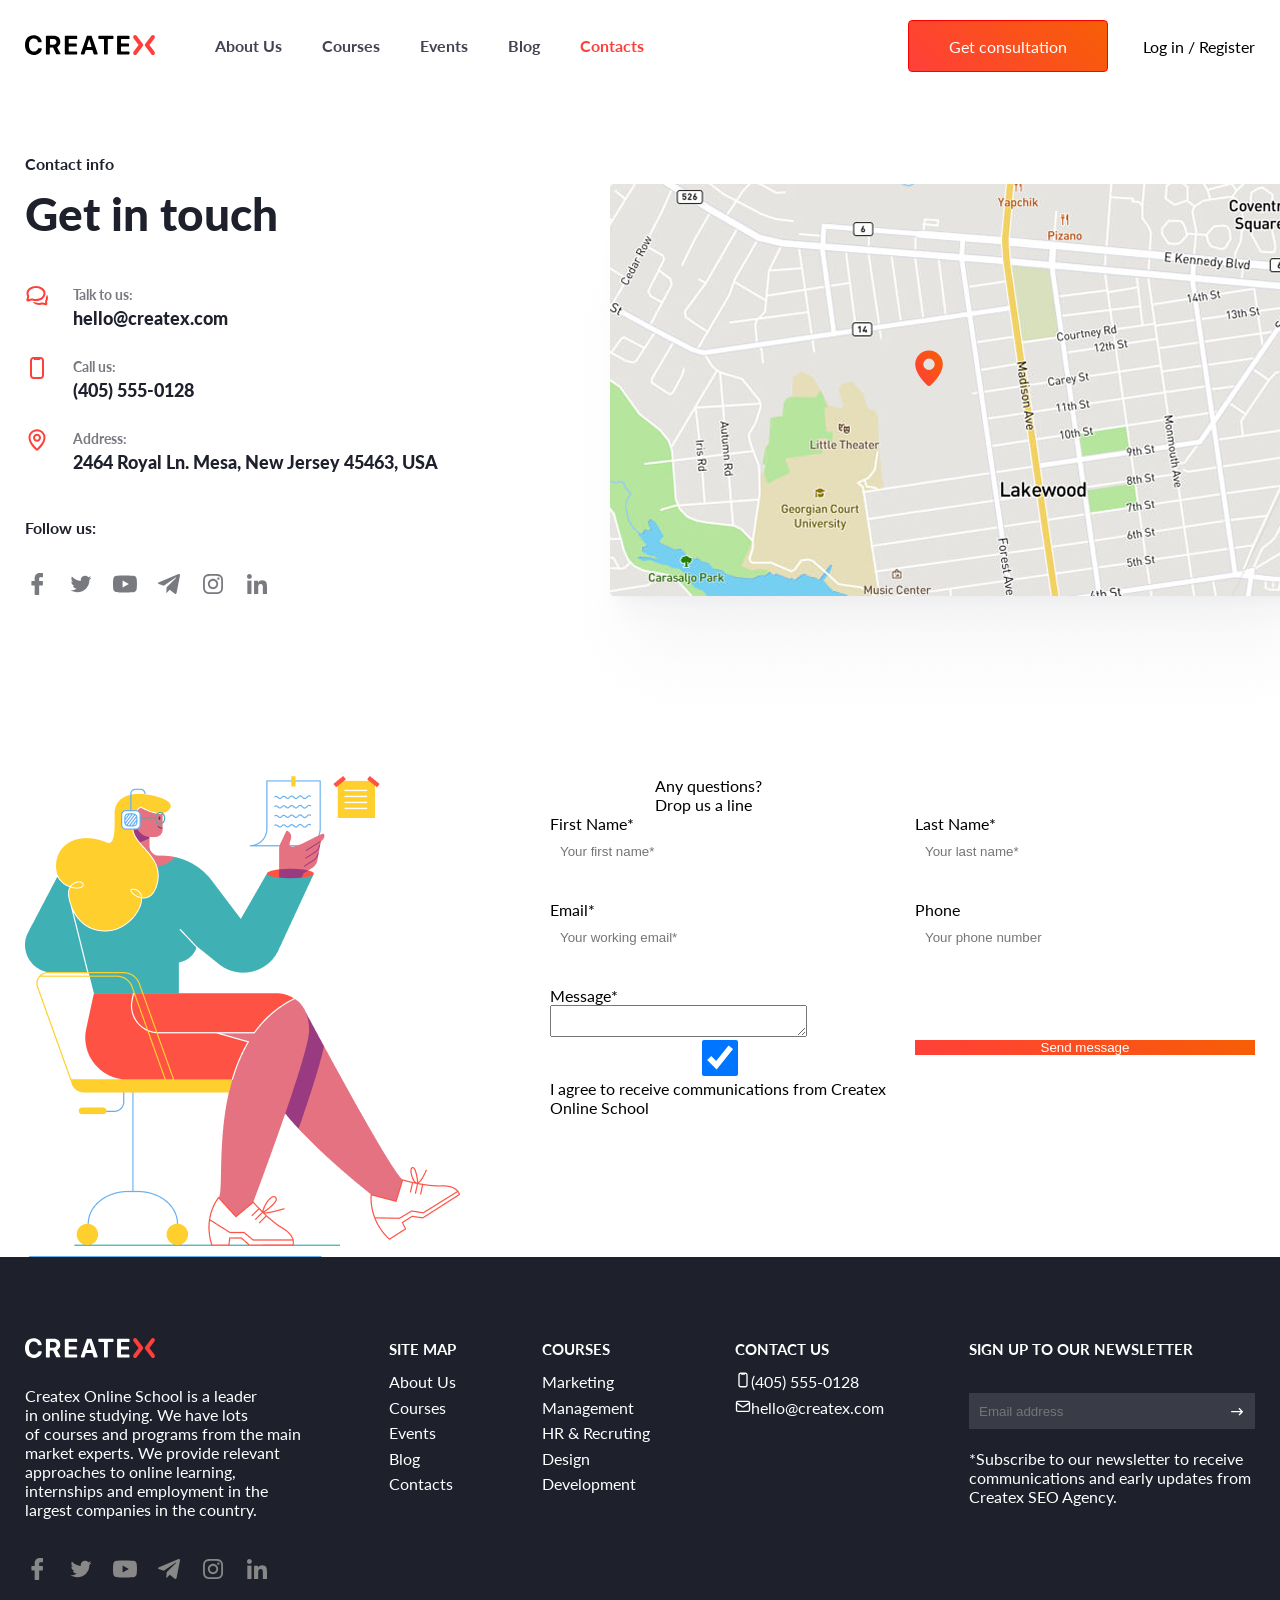
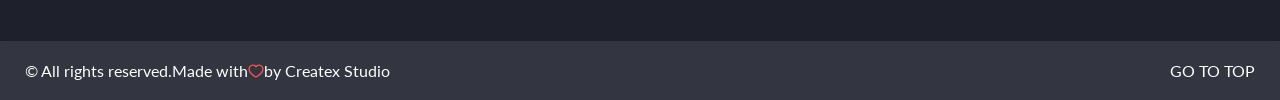
<file: contacts.html>
<!DOCTYPE html>
<html lang="en">

<head>
  <meta charset="UTF-8">
  <meta name="viewport" content="width=device-width, initial-scale=1.0">
  <title>Contacts</title>
  <link rel="stylesheet" href="css/main.css">
  <link rel="stylesheet" href="css/contacts.css">
</head>

<body>

  <header id="top" class="header">
    <div class="container">

      <div class="header_row">
        <div class="header_left">
          <div class="header_logo">
            <a href="index.html">
              <svg id="logo" width="130" height="22" viewBox="0 0 130 22" fill="none"
                xmlns="http://www.w3.org/2000/svg">
                <path
                  d="M0 11.1008C0 5.00078 3.3 1.30078 8.7 1.30078C12.8 1.30078 16.1 3.80078 16.7 7.50078C16.8 7.90078 16.5 8.20078 16.1 8.20078H13.5C13.2 8.20078 13 8.00078 12.9 7.70078C12.4 5.80078 10.8 4.60078 8.7 4.60078C5.8 4.60078 4 7.10078 4 11.1008C4 15.1008 5.8 17.6008 8.8 17.6008C10.9 17.6008 12.4 16.5008 13 14.7008C13.1 14.4008 13.3 14.2008 13.6 14.2008H16.2C16.6 14.2008 16.9 14.6008 16.8 14.9008C16.2 18.5008 13 20.9008 8.8 20.9008C3.3 20.9008 0 17.1008 0 11.1008Z" />
                <path
                  d="M24.2997 20.401H21.3997C21.0997 20.401 20.8997 20.201 20.8997 19.901V2.60104C20.8997 2.20104 21.2997 1.80104 21.6997 1.80104H28.6997C32.7997 1.80104 35.2997 4.10104 35.2997 7.70104C35.2997 9.80104 34.2997 11.701 32.5997 12.701C32.1997 12.901 32.0997 13.401 32.2997 13.701L35.3997 19.601C35.5997 19.901 35.2997 20.301 34.9997 20.301H31.6997C31.4997 20.301 31.2997 20.201 31.1997 20.001L28.2997 14.001C28.1997 13.701 27.8997 13.601 27.5997 13.601H25.2997C24.9997 13.601 24.7997 13.801 24.7997 14.101V20.001C24.8997 20.201 24.5997 20.401 24.2997 20.401ZM24.8997 10.201C24.8997 10.501 25.0997 10.701 25.3997 10.701H28.3997C30.3997 10.701 31.4997 9.60104 31.4997 7.80104C31.4997 6.00104 30.2997 4.90104 28.3997 4.90104H25.4997C25.1997 4.90104 24.9997 5.10104 24.9997 5.40104V10.201H24.8997Z" />
                <path
                  d="M51.4998 20.401H40.4998C40.0998 20.401 39.7998 20.101 39.7998 19.701V2.50104C39.7998 2.10104 40.0998 1.80104 40.4998 1.80104H51.4998C51.8998 1.80104 52.1998 2.10104 52.1998 2.50104V4.40104C52.1998 4.80104 51.8998 5.10104 51.4998 5.10104H44.1998C43.8998 5.10104 43.6998 5.30104 43.6998 5.60104V9.00104C43.6998 9.30104 43.8998 9.50104 44.1998 9.50104H50.9998C51.3998 9.50104 51.6998 9.80104 51.6998 10.201V11.901C51.6998 12.301 51.3998 12.601 50.9998 12.601H44.1998C43.8998 12.601 43.6998 12.801 43.6998 13.101V16.901C43.6998 17.201 43.8998 17.401 44.1998 17.401H51.4998C51.8998 17.401 52.1998 17.701 52.1998 18.101V20.001C52.1998 20.101 51.8998 20.401 51.4998 20.401Z" />
                <path
                  d="M66.9999 15.901H61.2999C60.9999 15.901 60.7999 16.101 60.6999 16.301L59.5999 20.001C59.4999 20.301 59.2999 20.401 58.9999 20.401H56.3999C55.9999 20.401 55.6999 20.001 55.7999 19.601L61.7999 2.20104C61.8999 2.00104 62.0999 1.80104 62.3999 1.80104H66.0999C66.3999 1.80104 66.5999 2.00104 66.6999 2.20104L72.6999 19.601C72.7999 20.001 72.4999 20.401 72.0999 20.401H69.1999C68.8999 20.401 68.6999 20.201 68.5999 20.001L67.4999 16.301C67.4999 16.101 67.1999 15.901 66.9999 15.901ZM62.0999 13.001H66.1999C66.3999 13.001 66.4999 12.801 66.4999 12.601L64.2999 5.60104H64.0999L61.8999 12.601C61.7999 12.801 61.8999 13.001 62.0999 13.001Z" />
                <path
                  d="M79.0001 19.7014V5.50143C79.0001 5.20143 78.8001 5.00143 78.5001 5.00143H74.1001C73.7001 5.00143 73.3001 4.70143 73.3001 4.20143V2.50143C73.3001 2.10143 73.6001 1.70143 74.1001 1.70143H87.7001C88.1001 1.70143 88.5001 2.00143 88.5001 2.50143V4.20143C88.5001 4.60143 88.2001 5.00143 87.7001 5.00143H83.3001C83.0001 5.00143 82.8001 5.20143 82.8001 5.50143V19.8014C82.8001 20.2014 82.5001 20.5014 82.1001 20.5014H79.6001C79.3001 20.4014 79.0001 20.1014 79.0001 19.7014Z" />
                <path
                  d="M103.8 20.401H92.7999C92.3999 20.401 92.0999 20.101 92.0999 19.701V2.50104C92.0999 2.10104 92.3999 1.80104 92.7999 1.80104H103.8C104.2 1.80104 104.5 2.10104 104.5 2.50104V4.40104C104.5 4.80104 104.2 5.10104 103.8 5.10104H96.4999C96.1999 5.10104 95.9999 5.30104 95.9999 5.60104V9.00104C95.9999 9.30104 96.1999 9.50104 96.4999 9.50104H103.3C103.7 9.50104 104 9.80104 104 10.201V11.901C104 12.301 103.7 12.601 103.3 12.601H96.4999C96.1999 12.601 95.9999 12.801 95.9999 13.101V16.901C95.9999 17.201 96.1999 17.401 96.4999 17.401H103.8C104.2 17.401 104.5 17.701 104.5 18.101V20.001C104.5 20.101 104.2 20.401 103.8 20.401Z" />
                <path
                  d="M117.7 9.7L111.5 1.6C111.1 1.2 110.6 1 110.1 1C109.6 1 109.1 1.2 108.7 1.6C108 2.4 108 3.6 108.7 4.4L113.6 11L108.7 17.6C108 18.4 108 19.6 108.7 20.4C109.1 20.8 109.6 21 110.1 21C110.6 21 111.1 20.8 111.5 20.4L117.7 12.3C118.4 11.7 118.4 10.5 117.7 9.7Z"
                  fill="#FF3F3A" />
                <path
                  d="M120.343 9.7L126.543 1.6C126.943 1.2 127.443 1 127.943 1C128.443 1 128.943 1.2 129.343 1.6C130.043 2.4 130.043 3.6 129.343 4.4L124.443 11L129.343 17.6C130.043 18.4 130.043 19.6 129.343 20.4C128.943 20.8 128.443 21 127.943 21C127.443 21 126.943 20.8 126.543 20.4L120.343 12.3C119.643 11.7 119.643 10.5 120.343 9.7Z"
                  fill="#FF3F3A" />
              </svg></a>
          </div>
          <nav class="header_nav">
            <ul>
              <li><a href="about.html">About Us</a></li>
              <li><a href="courses.html">Courses</a></li>
              <li><a href="events.html">Events</a></li>
              <li><a href="blog.html">Blog</a></li>
              <li><a class="active" href="contacts.html">Contacts</a></li>
            </ul>
          </nav>
        </div>

        <div class="header_links">
          <a class="btn_fill" href="#!">Get consultation</a>
          <a href="#!">Log in / Register</a>
        </div>
      </div>
    </div>
  </header>

  <section class="contacts common_section">
    <div class="container">

      <div class="contacts_row">
        <div class="contacts_text">
          <div class="contacts_subtitle">Contact info</div>
          <div class="contacts_title">Get in touch</div>

          <div class="contacts_items">

            <div class="contacts_item">
              <img class="contacts_item_img" src="images/Chat_red.svg" alt="">
              <div class="contacts_item_text">
                <div class="item_title">Talk to us:</div>
                <a class="item_link" href="mailto: hello@createx.com">hello@createx.com</a>
              </div>

            </div>

            <div class="contacts_item">
              <img class="contacts_item_img" src="images/iPhone_red.svg" alt="">
              <div class="contacts_item_text">
                <div class="item_title">Call us:</div>
                <a class="item_link" href="tel: 4055550128">(405) 555-0128</a>
              </div>

            </div>


            <div class="contacts_item">
              <img class="contacts_item_img" src="images/outline.svg" alt="">
              <div class="contacts_item_text">
                <div class="item_title">Address:</div>
                <div class="item_link">2464 Royal Ln. Mesa, New Jersey 45463, USA</div>
              </div>

            </div>

          </div>

          <div class="contacts_subtitle">Follow us:</div>
          <div class="contacts_social">
            <svg id="contacts_social_icon" width="24" height="24" viewBox="0 0 24 24" fill="none"
              xmlns="http://www.w3.org/2000/svg">
              <path
                d="M17.5628 1.00458L14.7856 1C11.6654 1 9.64903 3.12509 9.64903 6.41423V8.91055H6.85662C6.61532 8.91055 6.41992 9.1115 6.41992 9.35937V12.9763C6.41992 13.2241 6.61554 13.4249 6.85662 13.4249H9.64903V22.5514C9.64903 22.7993 9.84443 23 10.0857 23H13.729C13.9703 23 14.1657 22.799 14.1657 22.5514V13.4249H17.4307C17.672 13.4249 17.8674 13.2241 17.8674 12.9763L17.8688 9.35937C17.8688 9.24036 17.8226 9.12638 17.7409 9.04215C17.6591 8.95793 17.5477 8.91055 17.4318 8.91055H14.1657V6.79439C14.1657 5.77728 14.4017 5.26094 15.6915 5.26094L17.5624 5.26025C17.8035 5.26025 17.9989 5.0593 17.9989 4.81166V1.45317C17.9989 1.20576 17.8037 1.00504 17.5628 1.00458Z" />
            </svg>

            <svg id="contacts_social_icon" width="24" height="24" viewBox="0 0 24 24" fill="none"
              xmlns="http://www.w3.org/2000/svg">
              <path
                d="M22.5 5.77233C21.7271 6.10027 20.8978 6.32267 20.0264 6.42196C20.9161 5.91181 21.5972 5.10263 21.92 4.1414C21.0854 4.61383 20.1642 4.95688 19.1826 5.14285C18.3966 4.33994 17.2785 3.83984 16.0384 3.83984C13.6593 3.83984 11.7303 5.68691 11.7303 7.9637C11.7303 8.2866 11.7683 8.60199 11.8418 8.90357C8.26201 8.73141 5.08768 7.08917 2.96314 4.59372C2.59176 5.20189 2.38049 5.91053 2.38049 6.66697C2.38049 8.09814 3.14161 9.36093 4.2964 10.0997C3.5904 10.0771 2.92639 9.89116 2.34508 9.58205V9.63357C2.34508 11.6314 3.83056 13.2988 5.80024 13.6783C5.43936 13.7713 5.05882 13.8228 4.66514 13.8228C4.38696 13.8228 4.11794 13.7964 3.85417 13.7461C4.40267 15.3859 5.99315 16.5783 7.87756 16.611C6.40388 17.7167 4.54573 18.3739 2.52749 18.3739C2.17976 18.3739 1.83724 18.3537 1.5 18.3173C3.40671 19.4896 5.67036 20.1732 8.10327 20.1732C16.028 20.1732 20.3597 13.8881 20.3597 8.43741L20.3453 7.90341C21.1917 7.32537 21.9239 6.59912 22.5 5.77233Z" />
            </svg>

            <svg id="contacts_social_icon" width="24" height="24" viewBox="0 0 24 24" fill="none"
              xmlns="http://www.w3.org/2000/svg">
              <path fill-rule="evenodd" clip-rule="evenodd"
                d="M21.3903 4.11358C22.4182 4.39044 23.2288 5.20086 23.5055 6.22899C24.0197 8.10691 23.9999 12.0213 23.9999 12.0213C23.9999 12.0213 23.9999 15.9158 23.5057 17.7939C23.2288 18.8218 22.4184 19.6324 21.3903 19.9091C19.5122 20.4035 12 20.4035 12 20.4035C12 20.4035 4.50731 20.4035 2.60961 19.8895C1.58148 19.6127 0.771054 18.802 0.4942 17.7741C0 15.9158 0 12.0015 0 12.0015C0 12.0015 0 8.10691 0.4942 6.22899C0.770871 5.20104 1.60125 4.37066 2.60943 4.09399C4.48753 3.59961 11.9998 3.59961 11.9998 3.59961C11.9998 3.59961 19.5122 3.59961 21.3903 4.11358ZM15.8549 12.0016L9.60788 15.5996V8.40355L15.8549 12.0016Z" />
            </svg>

            <svg id="contacts_social_icon" width="24" height="24" viewBox="0 0 24 24" fill="none"
              xmlns="http://www.w3.org/2000/svg">
              <path
                d="M9.63262 15.1813L9.2687 20.7653C9.78938 20.7653 10.0149 20.5213 10.2853 20.2283L12.7264 17.6833L17.7847 21.7243C18.7124 22.2883 19.366 21.9913 19.6163 20.7933L22.9365 3.8214L22.9374 3.8204C23.2317 2.3244 22.4415 1.73941 21.5377 2.1064L2.02135 10.2574C0.689406 10.8214 0.709573 11.6314 1.79493 11.9984L6.78447 13.6913L18.3742 5.78039C18.9196 5.38639 19.4155 5.60439 19.0076 5.99839L9.63262 15.1813Z" />
            </svg>

            <svg id="contacts_social_icon" width="24" height="24" viewBox="0 0 24 24" fill="none"
              xmlns="http://www.w3.org/2000/svg">
              <path
                d="M21.9804 7.88005C21.9336 6.81738 21.7617 6.0868 21.5156 5.45374C21.2616 4.78176 20.8709 4.18014 20.359 3.68002C19.8589 3.1721 19.2533 2.77743 18.5891 2.52745C17.9524 2.28127 17.2256 2.10943 16.163 2.06257C15.0923 2.01175 14.7525 2 12.0371 2C9.32172 2 8.98185 2.01175 7.9152 2.05861C6.85253 2.10546 6.12195 2.27746 5.48904 2.52348C4.81692 2.77743 4.2153 3.16814 3.71517 3.68002C3.20726 4.18014 2.81274 4.78573 2.5626 5.44992C2.31643 6.0868 2.14458 6.81341 2.09773 7.87609C2.04691 8.9467 2.03516 9.28658 2.03516 12.002C2.03516 14.7173 2.04691 15.0572 2.09376 16.1239C2.14061 17.1865 2.31261 17.9171 2.55879 18.5502C2.81274 19.2221 3.20726 19.8238 3.71517 20.3239C4.2153 20.8318 4.82088 21.2265 5.48507 21.4765C6.12195 21.7226 6.84856 21.8945 7.91139 21.9413C8.97788 21.9883 9.31791 21.9999 12.0333 21.9999C14.7486 21.9999 15.0885 21.9883 16.1552 21.9413C17.2178 21.8945 17.9484 21.7226 18.5813 21.4765C19.9254 20.9568 20.9881 19.8941 21.5078 18.5502C21.7538 17.9133 21.9258 17.1865 21.9726 16.1239C22.0195 15.0572 22.0312 14.7173 22.0312 12.002C22.0312 9.28658 22.0273 8.9467 21.9804 7.88005ZM20.1794 16.0457C20.1364 17.0225 19.9723 17.5499 19.8355 17.9015C19.4995 18.7728 18.808 19.4643 17.9367 19.8004C17.585 19.9372 17.0538 20.1012 16.0808 20.1441C15.026 20.1911 14.7096 20.2027 12.0411 20.2027C9.37255 20.2027 9.0522 20.1911 8.00113 20.1441C7.02437 20.1012 6.49693 19.9372 6.1453 19.8004C5.71171 19.6402 5.31704 19.3862 4.9967 19.0541C4.6646 18.7298 4.41065 18.3391 4.2504 17.9055C4.11365 17.5539 3.94959 17.0225 3.9067 16.0497C3.8597 14.9948 3.8481 14.6783 3.8481 12.0097C3.8481 9.34122 3.8597 9.02087 3.9067 7.96995C3.94959 6.99319 4.11365 6.46575 4.2504 6.11412C4.41065 5.68038 4.6646 5.28586 5.00067 4.96536C5.32483 4.63327 5.71553 4.37931 6.14927 4.21921C6.5009 4.08247 7.03231 3.9184 8.00509 3.87537C9.05999 3.82851 9.37652 3.81676 12.0449 3.81676C14.7174 3.81676 15.0337 3.82851 16.0848 3.87537C17.0616 3.9184 17.589 4.08247 17.9406 4.21921C18.3742 4.37931 18.7689 4.63327 19.0892 4.96536C19.4213 5.28967 19.6753 5.68038 19.8355 6.11412C19.9723 6.46575 20.1364 6.99701 20.1794 7.96995C20.2262 9.02484 20.238 9.34122 20.238 12.0097C20.238 14.6783 20.2262 14.9908 20.1794 16.0457Z" />
              <path
                d="M12.0371 6.86423C9.20069 6.86423 6.89937 9.1654 6.89937 12.002C6.89937 14.8385 9.20069 17.1397 12.0371 17.1397C14.8736 17.1397 17.1748 14.8385 17.1748 12.002C17.1748 9.1654 14.8736 6.86423 12.0371 6.86423ZM12.0371 15.3347C10.197 15.3347 8.70438 13.8422 8.70438 12.002C8.70438 10.1617 10.197 8.66924 12.0371 8.66924C13.8774 8.66924 15.3698 10.1617 15.3698 12.002C15.3698 13.8422 13.8774 15.3347 12.0371 15.3347Z" />
              <path
                d="M18.5776 6.6611C18.5776 7.32346 18.0405 7.86053 17.378 7.86053C16.7156 7.86053 16.1785 7.32346 16.1785 6.6611C16.1785 5.99858 16.7156 5.46167 17.378 5.46167C18.0405 5.46167 18.5776 5.99858 18.5776 6.6611Z" />
            </svg>

            <svg id="contacts_social_icon" width="24" height="24" viewBox="0 0 24 24" fill="none"
              xmlns="http://www.w3.org/2000/svg">
              <path
                d="M21.995 22L22 21.9992V14.6642C22 11.0758 21.2275 8.31167 17.0325 8.31167C15.0158 8.31167 13.6625 9.41833 13.11 10.4675H13.0517V8.64667H9.07416V21.9992H13.2158V15.3875C13.2158 13.6467 13.5458 11.9633 15.7017 11.9633C17.8258 11.9633 17.8575 13.95 17.8575 15.4992V22H21.995Z" />
              <path d="M2.32999 8.6475H6.47666V22H2.32999V8.6475Z" />
              <path
                d="M4.40167 2C3.07583 2 2 3.07583 2 4.40167C2 5.7275 3.07583 6.82583 4.40167 6.82583C5.7275 6.82583 6.80333 5.7275 6.80333 4.40167C6.8025 3.07583 5.72667 2 4.40167 2Z" />
            </svg>

          </div>
        </div>

        <div class="contacts_map">
          <img src="images/map.png" alt="">
        </div>
      </div>

    </div>
  </section>

  <section class="contact_form common_section">
    <div class="container">
      <div class="contact_form_row">
        <img src="images/contacts.png" alt="">
        <div class="contact_form_inner">
          <div class="contact_subtitle">Any questions?</div>
          <div class="contact_title">Drop us a line</div>

          <div class="form">
            <div class="form_row">
              <div class="form_control">
                <div class="field_title">First Name*</div>
                <input type="text" name="firstname" placeholder="Your first name*">
              </div>
              <div class="form_control">
                <div class="field_title">Last Name*</div>
                <input type="text" name="lastname" placeholder="Your last name*">
              </div>
            </div>

            <div class="form_row">
              <div class="form_control">
                <div class="field_title">Email*</div>
                <input type="text" placeholder="Your working email*">
              </div>
              <div class="form_control">
                <div class="field_title">Phone</div>
                <input type="text" placeholder="Your phone number">
              </div>
            </div>

            <div class="form_row">
              <div class="form_control_two">
                <div class="field_title">Message*</div>
                <textarea name="" id="" row="10" cols="30"></textarea>
              </div>

            </div>

            <div class="form_row">
              <div class="form_control">
                <div class="field_title">
                  <input type="checkbox" placeholder="Your message" value="yes" checked>
                  I agree to receive communications from Createx Online School
                </div>
              </div>

              <div class="form_control">
                <button class="btn_fill" type="button">Send message</button>
              </div>
            </div>
            </form>
          </div>
        </div>
      </div>
  </section>

  <footer class="footer">
    <div class="container">
      <div class="footer_row">
        <div class="footer_left">
          <div class="footer_logo">
            <a href="index.html">
              <svg id="logof" width="130" height="22" viewBox="0 0 130 22" fill="none"
                xmlns="http://www.w3.org/2000/svg">
                <path
                  d="M0 11.1008C0 5.00078 3.3 1.30078 8.7 1.30078C12.8 1.30078 16.1 3.80078 16.7 7.50078C16.8 7.90078 16.5 8.20078 16.1 8.20078H13.5C13.2 8.20078 13 8.00078 12.9 7.70078C12.4 5.80078 10.8 4.60078 8.7 4.60078C5.8 4.60078 4 7.10078 4 11.1008C4 15.1008 5.8 17.6008 8.8 17.6008C10.9 17.6008 12.4 16.5008 13 14.7008C13.1 14.4008 13.3 14.2008 13.6 14.2008H16.2C16.6 14.2008 16.9 14.6008 16.8 14.9008C16.2 18.5008 13 20.9008 8.8 20.9008C3.3 20.9008 0 17.1008 0 11.1008Z" />
                <path
                  d="M24.2997 20.401H21.3997C21.0997 20.401 20.8997 20.201 20.8997 19.901V2.60104C20.8997 2.20104 21.2997 1.80104 21.6997 1.80104H28.6997C32.7997 1.80104 35.2997 4.10104 35.2997 7.70104C35.2997 9.80104 34.2997 11.701 32.5997 12.701C32.1997 12.901 32.0997 13.401 32.2997 13.701L35.3997 19.601C35.5997 19.901 35.2997 20.301 34.9997 20.301H31.6997C31.4997 20.301 31.2997 20.201 31.1997 20.001L28.2997 14.001C28.1997 13.701 27.8997 13.601 27.5997 13.601H25.2997C24.9997 13.601 24.7997 13.801 24.7997 14.101V20.001C24.8997 20.201 24.5997 20.401 24.2997 20.401ZM24.8997 10.201C24.8997 10.501 25.0997 10.701 25.3997 10.701H28.3997C30.3997 10.701 31.4997 9.60104 31.4997 7.80104C31.4997 6.00104 30.2997 4.90104 28.3997 4.90104H25.4997C25.1997 4.90104 24.9997 5.10104 24.9997 5.40104V10.201H24.8997Z" />
                <path
                  d="M51.4998 20.401H40.4998C40.0998 20.401 39.7998 20.101 39.7998 19.701V2.50104C39.7998 2.10104 40.0998 1.80104 40.4998 1.80104H51.4998C51.8998 1.80104 52.1998 2.10104 52.1998 2.50104V4.40104C52.1998 4.80104 51.8998 5.10104 51.4998 5.10104H44.1998C43.8998 5.10104 43.6998 5.30104 43.6998 5.60104V9.00104C43.6998 9.30104 43.8998 9.50104 44.1998 9.50104H50.9998C51.3998 9.50104 51.6998 9.80104 51.6998 10.201V11.901C51.6998 12.301 51.3998 12.601 50.9998 12.601H44.1998C43.8998 12.601 43.6998 12.801 43.6998 13.101V16.901C43.6998 17.201 43.8998 17.401 44.1998 17.401H51.4998C51.8998 17.401 52.1998 17.701 52.1998 18.101V20.001C52.1998 20.101 51.8998 20.401 51.4998 20.401Z" />
                <path
                  d="M66.9999 15.901H61.2999C60.9999 15.901 60.7999 16.101 60.6999 16.301L59.5999 20.001C59.4999 20.301 59.2999 20.401 58.9999 20.401H56.3999C55.9999 20.401 55.6999 20.001 55.7999 19.601L61.7999 2.20104C61.8999 2.00104 62.0999 1.80104 62.3999 1.80104H66.0999C66.3999 1.80104 66.5999 2.00104 66.6999 2.20104L72.6999 19.601C72.7999 20.001 72.4999 20.401 72.0999 20.401H69.1999C68.8999 20.401 68.6999 20.201 68.5999 20.001L67.4999 16.301C67.4999 16.101 67.1999 15.901 66.9999 15.901ZM62.0999 13.001H66.1999C66.3999 13.001 66.4999 12.801 66.4999 12.601L64.2999 5.60104H64.0999L61.8999 12.601C61.7999 12.801 61.8999 13.001 62.0999 13.001Z" />
                <path
                  d="M79.0001 19.7014V5.50143C79.0001 5.20143 78.8001 5.00143 78.5001 5.00143H74.1001C73.7001 5.00143 73.3001 4.70143 73.3001 4.20143V2.50143C73.3001 2.10143 73.6001 1.70143 74.1001 1.70143H87.7001C88.1001 1.70143 88.5001 2.00143 88.5001 2.50143V4.20143C88.5001 4.60143 88.2001 5.00143 87.7001 5.00143H83.3001C83.0001 5.00143 82.8001 5.20143 82.8001 5.50143V19.8014C82.8001 20.2014 82.5001 20.5014 82.1001 20.5014H79.6001C79.3001 20.4014 79.0001 20.1014 79.0001 19.7014Z" />
                <path
                  d="M103.8 20.401H92.7999C92.3999 20.401 92.0999 20.101 92.0999 19.701V2.50104C92.0999 2.10104 92.3999 1.80104 92.7999 1.80104H103.8C104.2 1.80104 104.5 2.10104 104.5 2.50104V4.40104C104.5 4.80104 104.2 5.10104 103.8 5.10104H96.4999C96.1999 5.10104 95.9999 5.30104 95.9999 5.60104V9.00104C95.9999 9.30104 96.1999 9.50104 96.4999 9.50104H103.3C103.7 9.50104 104 9.80104 104 10.201V11.901C104 12.301 103.7 12.601 103.3 12.601H96.4999C96.1999 12.601 95.9999 12.801 95.9999 13.101V16.901C95.9999 17.201 96.1999 17.401 96.4999 17.401H103.8C104.2 17.401 104.5 17.701 104.5 18.101V20.001C104.5 20.101 104.2 20.401 103.8 20.401Z" />
                <path
                  d="M117.7 9.7L111.5 1.6C111.1 1.2 110.6 1 110.1 1C109.6 1 109.1 1.2 108.7 1.6C108 2.4 108 3.6 108.7 4.4L113.6 11L108.7 17.6C108 18.4 108 19.6 108.7 20.4C109.1 20.8 109.6 21 110.1 21C110.6 21 111.1 20.8 111.5 20.4L117.7 12.3C118.4 11.7 118.4 10.5 117.7 9.7Z"
                  fill="#FF3F3A" />
                <path
                  d="M120.343 9.7L126.543 1.6C126.943 1.2 127.443 1 127.943 1C128.443 1 128.943 1.2 129.343 1.6C130.043 2.4 130.043 3.6 129.343 4.4L124.443 11L129.343 17.6C130.043 18.4 130.043 19.6 129.343 20.4C128.943 20.8 128.443 21 127.943 21C127.443 21 126.943 20.8 126.543 20.4L120.343 12.3C119.643 11.7 119.643 10.5 120.343 9.7Z"
                  fill="#FF3F3A" />
              </svg></a>
          </div>
          <p>Createx Online School is a leader in online studying. We have lots of courses and programs from the main
            market experts.
            We provide relevant approaches to online learning, internships and employment in the largest companies
            in the country.</p>
          <div class="footer_social">
            <svg id="footer_social_icon" width="24" height="24" viewBox="0 0 24 24" fill="none"
              xmlns="http://www.w3.org/2000/svg">
              <path
                d="M17.5628 1.00458L14.7856 1C11.6654 1 9.64903 3.12509 9.64903 6.41423V8.91055H6.85662C6.61532 8.91055 6.41992 9.1115 6.41992 9.35937V12.9763C6.41992 13.2241 6.61554 13.4249 6.85662 13.4249H9.64903V22.5514C9.64903 22.7993 9.84443 23 10.0857 23H13.729C13.9703 23 14.1657 22.799 14.1657 22.5514V13.4249H17.4307C17.672 13.4249 17.8674 13.2241 17.8674 12.9763L17.8688 9.35937C17.8688 9.24036 17.8226 9.12638 17.7409 9.04215C17.6591 8.95793 17.5477 8.91055 17.4318 8.91055H14.1657V6.79439C14.1657 5.77728 14.4017 5.26094 15.6915 5.26094L17.5624 5.26025C17.8035 5.26025 17.9989 5.0593 17.9989 4.81166V1.45317C17.9989 1.20576 17.8037 1.00504 17.5628 1.00458Z" />
            </svg>

            <svg id="footer_social_icon" width="24" height="24" viewBox="0 0 24 24" fill="none"
              xmlns="http://www.w3.org/2000/svg">
              <path
                d="M22.5 5.77233C21.7271 6.10027 20.8978 6.32267 20.0264 6.42196C20.9161 5.91181 21.5972 5.10263 21.92 4.1414C21.0854 4.61383 20.1642 4.95688 19.1826 5.14285C18.3966 4.33994 17.2785 3.83984 16.0384 3.83984C13.6593 3.83984 11.7303 5.68691 11.7303 7.9637C11.7303 8.2866 11.7683 8.60199 11.8418 8.90357C8.26201 8.73141 5.08768 7.08917 2.96314 4.59372C2.59176 5.20189 2.38049 5.91053 2.38049 6.66697C2.38049 8.09814 3.14161 9.36093 4.2964 10.0997C3.5904 10.0771 2.92639 9.89116 2.34508 9.58205V9.63357C2.34508 11.6314 3.83056 13.2988 5.80024 13.6783C5.43936 13.7713 5.05882 13.8228 4.66514 13.8228C4.38696 13.8228 4.11794 13.7964 3.85417 13.7461C4.40267 15.3859 5.99315 16.5783 7.87756 16.611C6.40388 17.7167 4.54573 18.3739 2.52749 18.3739C2.17976 18.3739 1.83724 18.3537 1.5 18.3173C3.40671 19.4896 5.67036 20.1732 8.10327 20.1732C16.028 20.1732 20.3597 13.8881 20.3597 8.43741L20.3453 7.90341C21.1917 7.32537 21.9239 6.59912 22.5 5.77233Z" />
            </svg>

            <svg id="footer_social_icon" width="24" height="24" viewBox="0 0 24 24" fill="none"
              xmlns="http://www.w3.org/2000/svg">
              <path fill-rule="evenodd" clip-rule="evenodd"
                d="M21.3903 4.11358C22.4182 4.39044 23.2288 5.20086 23.5055 6.22899C24.0197 8.10691 23.9999 12.0213 23.9999 12.0213C23.9999 12.0213 23.9999 15.9158 23.5057 17.7939C23.2288 18.8218 22.4184 19.6324 21.3903 19.9091C19.5122 20.4035 12 20.4035 12 20.4035C12 20.4035 4.50731 20.4035 2.60961 19.8895C1.58148 19.6127 0.771054 18.802 0.4942 17.7741C0 15.9158 0 12.0015 0 12.0015C0 12.0015 0 8.10691 0.4942 6.22899C0.770871 5.20104 1.60125 4.37066 2.60943 4.09399C4.48753 3.59961 11.9998 3.59961 11.9998 3.59961C11.9998 3.59961 19.5122 3.59961 21.3903 4.11358ZM15.8549 12.0016L9.60788 15.5996V8.40355L15.8549 12.0016Z" />
            </svg>

            <svg id="footer_social_icon" width="24" height="24" viewBox="0 0 24 24" fill="none"
              xmlns="http://www.w3.org/2000/svg">
              <path
                d="M9.63262 15.1813L9.2687 20.7653C9.78938 20.7653 10.0149 20.5213 10.2853 20.2283L12.7264 17.6833L17.7847 21.7243C18.7124 22.2883 19.366 21.9913 19.6163 20.7933L22.9365 3.8214L22.9374 3.8204C23.2317 2.3244 22.4415 1.73941 21.5377 2.1064L2.02135 10.2574C0.689406 10.8214 0.709573 11.6314 1.79493 11.9984L6.78447 13.6913L18.3742 5.78039C18.9196 5.38639 19.4155 5.60439 19.0076 5.99839L9.63262 15.1813Z" />
            </svg>

            <svg id="footer_social_icon" width="24" height="24" viewBox="0 0 24 24" fill="none"
              xmlns="http://www.w3.org/2000/svg">
              <path
                d="M21.9804 7.88005C21.9336 6.81738 21.7617 6.0868 21.5156 5.45374C21.2616 4.78176 20.8709 4.18014 20.359 3.68002C19.8589 3.1721 19.2533 2.77743 18.5891 2.52745C17.9524 2.28127 17.2256 2.10943 16.163 2.06257C15.0923 2.01175 14.7525 2 12.0371 2C9.32172 2 8.98185 2.01175 7.9152 2.05861C6.85253 2.10546 6.12195 2.27746 5.48904 2.52348C4.81692 2.77743 4.2153 3.16814 3.71517 3.68002C3.20726 4.18014 2.81274 4.78573 2.5626 5.44992C2.31643 6.0868 2.14458 6.81341 2.09773 7.87609C2.04691 8.9467 2.03516 9.28658 2.03516 12.002C2.03516 14.7173 2.04691 15.0572 2.09376 16.1239C2.14061 17.1865 2.31261 17.9171 2.55879 18.5502C2.81274 19.2221 3.20726 19.8238 3.71517 20.3239C4.2153 20.8318 4.82088 21.2265 5.48507 21.4765C6.12195 21.7226 6.84856 21.8945 7.91139 21.9413C8.97788 21.9883 9.31791 21.9999 12.0333 21.9999C14.7486 21.9999 15.0885 21.9883 16.1552 21.9413C17.2178 21.8945 17.9484 21.7226 18.5813 21.4765C19.9254 20.9568 20.9881 19.8941 21.5078 18.5502C21.7538 17.9133 21.9258 17.1865 21.9726 16.1239C22.0195 15.0572 22.0312 14.7173 22.0312 12.002C22.0312 9.28658 22.0273 8.9467 21.9804 7.88005ZM20.1794 16.0457C20.1364 17.0225 19.9723 17.5499 19.8355 17.9015C19.4995 18.7728 18.808 19.4643 17.9367 19.8004C17.585 19.9372 17.0538 20.1012 16.0808 20.1441C15.026 20.1911 14.7096 20.2027 12.0411 20.2027C9.37255 20.2027 9.0522 20.1911 8.00113 20.1441C7.02437 20.1012 6.49693 19.9372 6.1453 19.8004C5.71171 19.6402 5.31704 19.3862 4.9967 19.0541C4.6646 18.7298 4.41065 18.3391 4.2504 17.9055C4.11365 17.5539 3.94959 17.0225 3.9067 16.0497C3.8597 14.9948 3.8481 14.6783 3.8481 12.0097C3.8481 9.34122 3.8597 9.02087 3.9067 7.96995C3.94959 6.99319 4.11365 6.46575 4.2504 6.11412C4.41065 5.68038 4.6646 5.28586 5.00067 4.96536C5.32483 4.63327 5.71553 4.37931 6.14927 4.21921C6.5009 4.08247 7.03231 3.9184 8.00509 3.87537C9.05999 3.82851 9.37652 3.81676 12.0449 3.81676C14.7174 3.81676 15.0337 3.82851 16.0848 3.87537C17.0616 3.9184 17.589 4.08247 17.9406 4.21921C18.3742 4.37931 18.7689 4.63327 19.0892 4.96536C19.4213 5.28967 19.6753 5.68038 19.8355 6.11412C19.9723 6.46575 20.1364 6.99701 20.1794 7.96995C20.2262 9.02484 20.238 9.34122 20.238 12.0097C20.238 14.6783 20.2262 14.9908 20.1794 16.0457Z" />
              <path
                d="M12.0371 6.86423C9.20069 6.86423 6.89937 9.1654 6.89937 12.002C6.89937 14.8385 9.20069 17.1397 12.0371 17.1397C14.8736 17.1397 17.1748 14.8385 17.1748 12.002C17.1748 9.1654 14.8736 6.86423 12.0371 6.86423ZM12.0371 15.3347C10.197 15.3347 8.70438 13.8422 8.70438 12.002C8.70438 10.1617 10.197 8.66924 12.0371 8.66924C13.8774 8.66924 15.3698 10.1617 15.3698 12.002C15.3698 13.8422 13.8774 15.3347 12.0371 15.3347Z" />
              <path
                d="M18.5776 6.6611C18.5776 7.32346 18.0405 7.86053 17.378 7.86053C16.7156 7.86053 16.1785 7.32346 16.1785 6.6611C16.1785 5.99858 16.7156 5.46167 17.378 5.46167C18.0405 5.46167 18.5776 5.99858 18.5776 6.6611Z" />
            </svg>

            <svg id="footer_social_icon" width="24" height="24" viewBox="0 0 24 24" fill="none"
              xmlns="http://www.w3.org/2000/svg">
              <path
                d="M21.995 22L22 21.9992V14.6642C22 11.0758 21.2275 8.31167 17.0325 8.31167C15.0158 8.31167 13.6625 9.41833 13.11 10.4675H13.0517V8.64667H9.07416V21.9992H13.2158V15.3875C13.2158 13.6467 13.5458 11.9633 15.7017 11.9633C17.8258 11.9633 17.8575 13.95 17.8575 15.4992V22H21.995Z" />
              <path d="M2.32999 8.6475H6.47666V22H2.32999V8.6475Z" />
              <path
                d="M4.40167 2C3.07583 2 2 3.07583 2 4.40167C2 5.7275 3.07583 6.82583 4.40167 6.82583C5.7275 6.82583 6.80333 5.7275 6.80333 4.40167C6.8025 3.07583 5.72667 2 4.40167 2Z" />
            </svg>

          </div>

        </div>
        <nav class="footer_nav">
          <div class="nav_title">Site map</div>
          <ul>
            <li><a href="about.html">About Us</a></li>
            <li><a href="courses.html">Courses</a></li>
            <li><a href="events.html">Events</a></li>
            <li><a href="blog.html">Blog</a></li>
            <li><a href="contacts.html">Contacts</a></li>
          </ul>
        </nav>

        <nav class="footer_nav">
          <div class="nav_title">Courses</div>
          <ul>
            <li><a href="#!">Marketing</a></li>
            <li><a href="#!">Management</a></li>
            <li><a href="#!">HR & Recruting</a></li>
            <li><a href="#!">Design</a></li>
            <li><a href="#!">Development</a></li>
          </ul>
        </nav>

        <nav class="footer_nav">
          <div class="nav_title">Contact us</div>
          <ul>
            <li><a href="tel: 4055550128"><img src="images/iPhone.svg" alt="">(405) 555-0128</a></li>
            <li><a href="mailto: hello@createx.com"><img src="images/Mail.svg" alt="">hello@createx.com</a></li>
          </ul>
        </nav>

        <div class="footer_subscribe">
          <div class="nav_title">SIGN UP TO OUR NEWSLETTER</div>
          <form class="form_subscribe" method="POST">
            <div class="form_control">
              <input class="email_addr" type="email" placeholder="Email address">
              <button class="subscr_btn" type="button"><img src="images/Right.svg" alt="">
              </button>
            </div>

          </form>

          <p>*Subscribe to our newsletter to receive communications and early updates from Createx SEO Agency.</p>
        </div>




      </div>

    </div>

  </footer>

  <section class="copyright">
    <div class="container">

      <div class="footer_copy">
        <div class="copy_text"><span>© All rights reserved.</span>
          <span>Made with</span>
          <img src="images/Heart.svg" alt="">
          <span>by Createx Studio</span>
        </div>
        <div class="on_top_link"><a href="#top">GO TO TOP</a></div>
      </div>

    </div>
  </section>

</body>

</html>
</file>
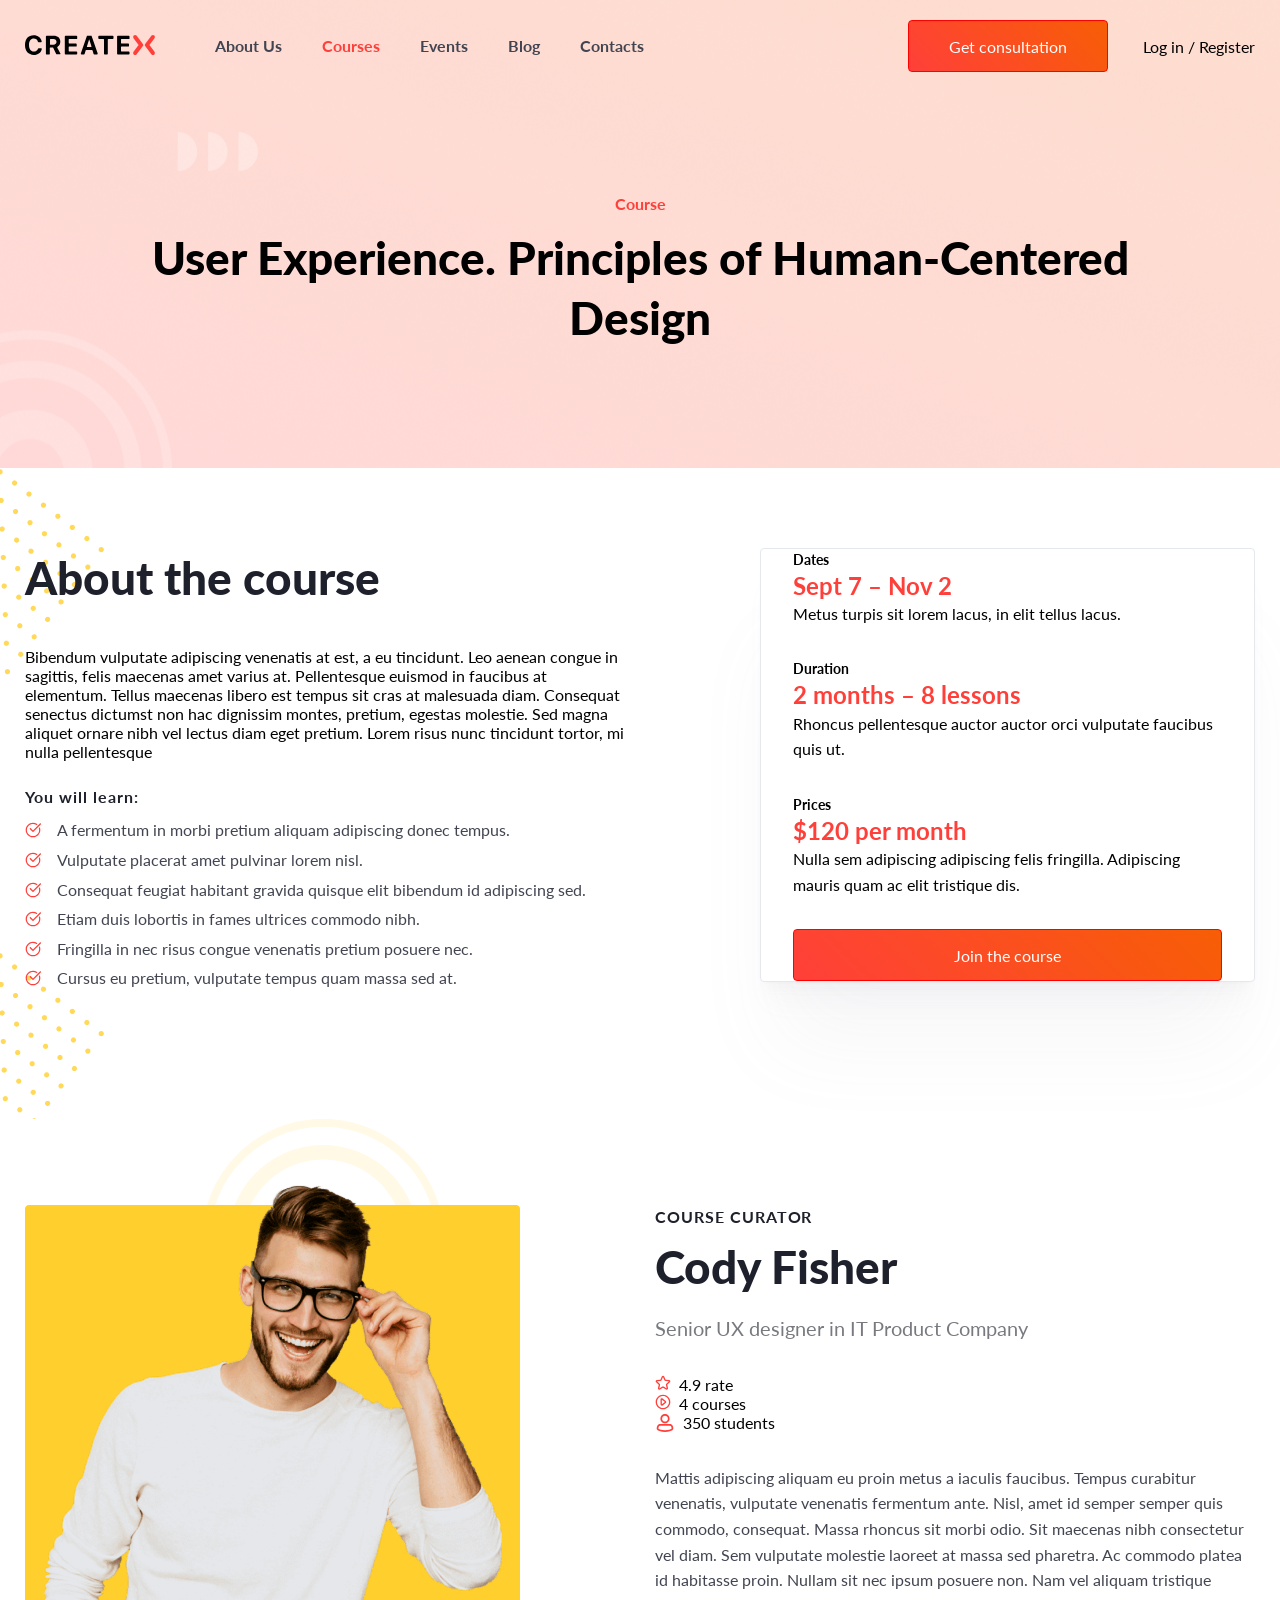
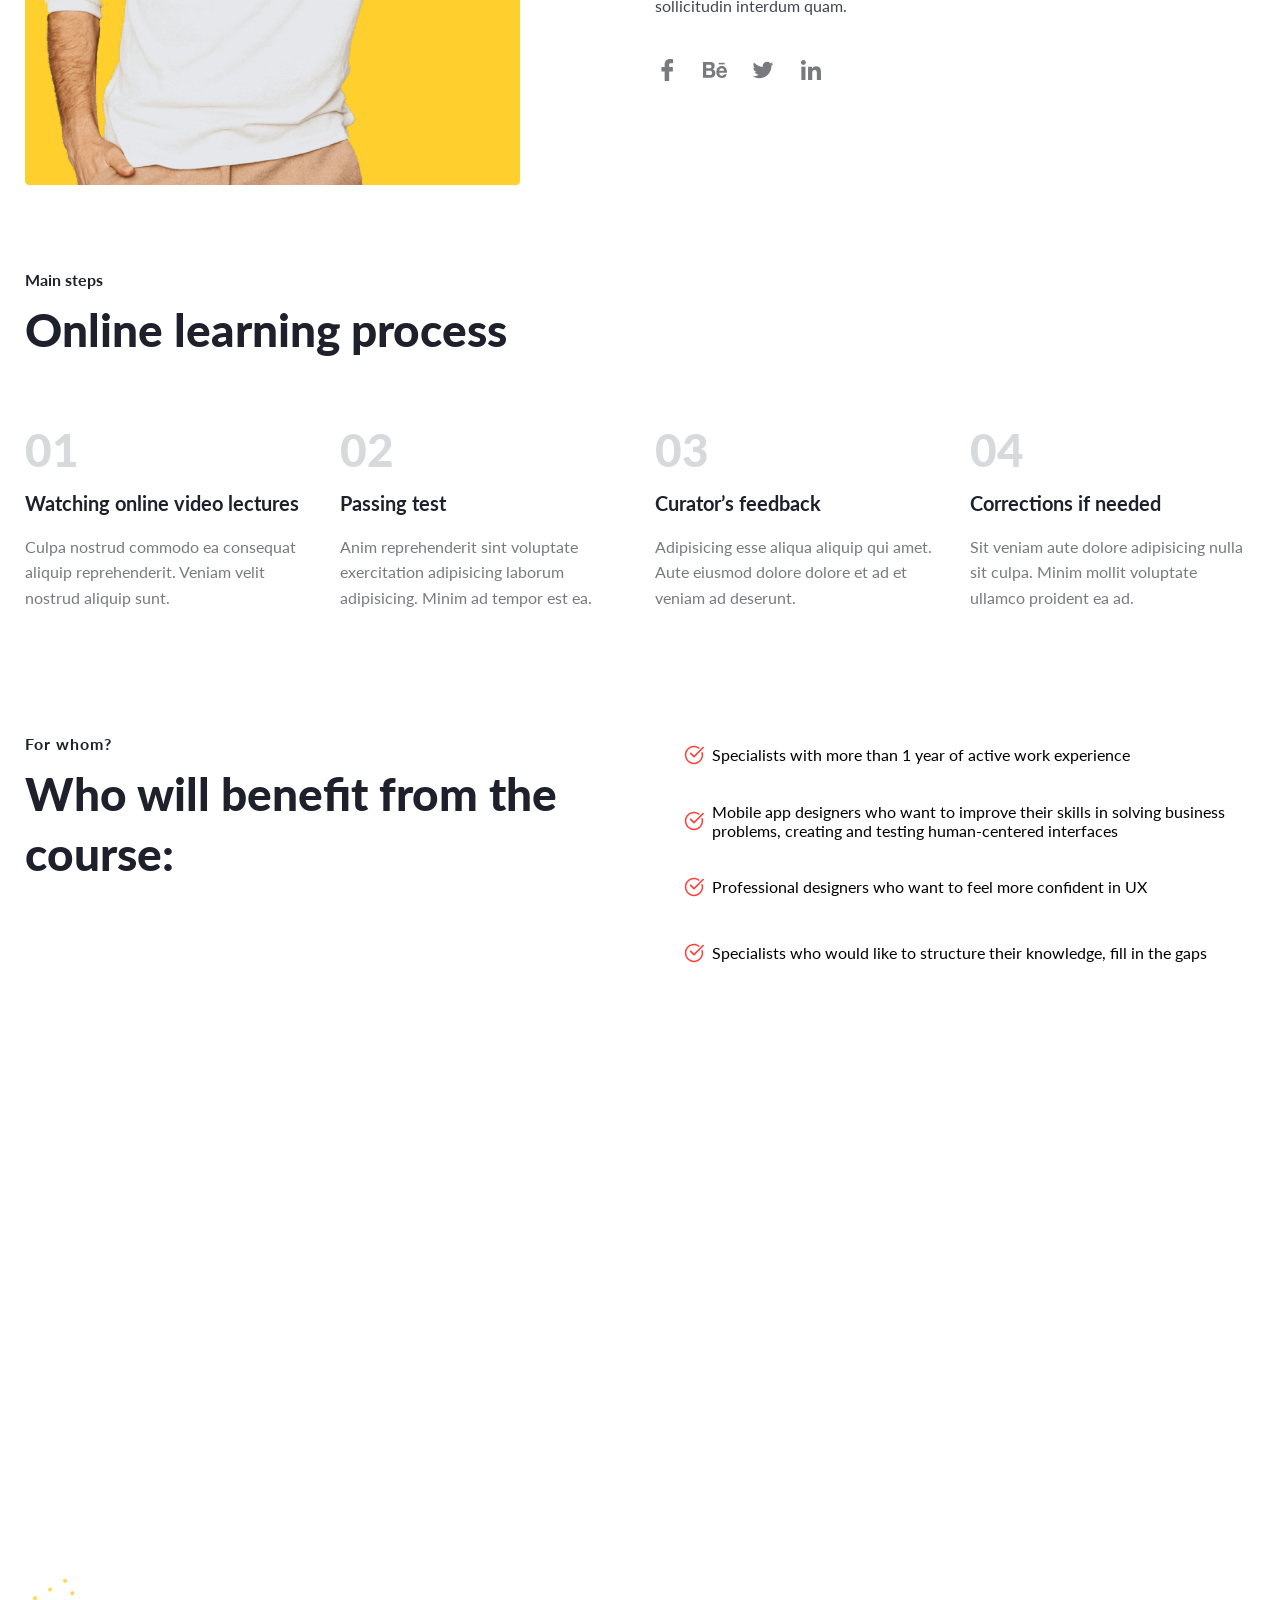
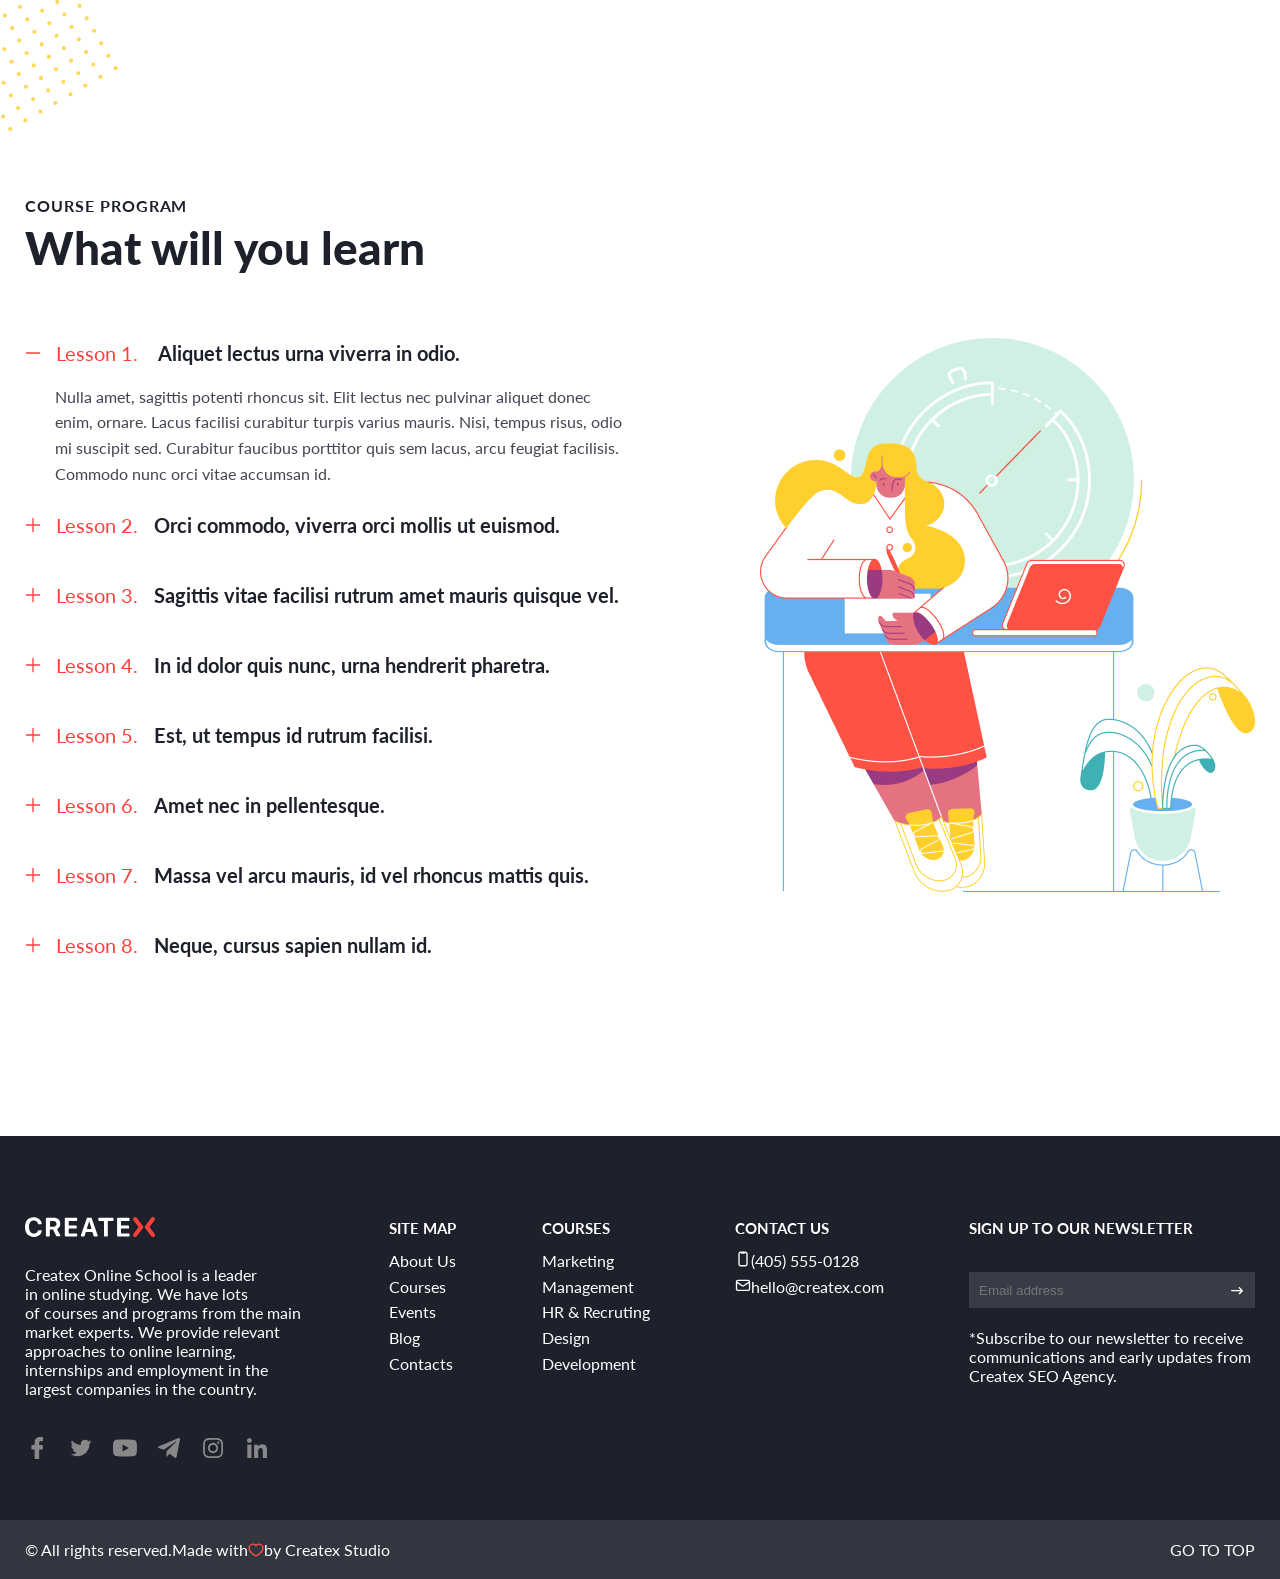
<file: course.html>
<!DOCTYPE html>
<html lang="en">

<head>
  <meta charset="UTF-8">
  <meta name="viewport" content="width=device-width, initial-scale=1.0">
  <title>Createx - single course</title>
  <link rel="stylesheet" href="https://cdn.jsdelivr.net/npm/swiper@11/swiper-bundle.min.css" />
  <link rel="stylesheet" href="css/main.css">
  <link rel="stylesheet" href="css/course.css">
</head>

<body>

  <header id="top" class="header">
    <div class="container">

      <div class="header_row">
        <div class="header_left">
          <div class="header_logo">
            <a href="index.html">
              <svg id="logo" width="130" height="22" viewBox="0 0 130 22" fill="none"
                xmlns="http://www.w3.org/2000/svg">
                <path
                  d="M0 11.1008C0 5.00078 3.3 1.30078 8.7 1.30078C12.8 1.30078 16.1 3.80078 16.7 7.50078C16.8 7.90078 16.5 8.20078 16.1 8.20078H13.5C13.2 8.20078 13 8.00078 12.9 7.70078C12.4 5.80078 10.8 4.60078 8.7 4.60078C5.8 4.60078 4 7.10078 4 11.1008C4 15.1008 5.8 17.6008 8.8 17.6008C10.9 17.6008 12.4 16.5008 13 14.7008C13.1 14.4008 13.3 14.2008 13.6 14.2008H16.2C16.6 14.2008 16.9 14.6008 16.8 14.9008C16.2 18.5008 13 20.9008 8.8 20.9008C3.3 20.9008 0 17.1008 0 11.1008Z" />
                <path
                  d="M24.2997 20.401H21.3997C21.0997 20.401 20.8997 20.201 20.8997 19.901V2.60104C20.8997 2.20104 21.2997 1.80104 21.6997 1.80104H28.6997C32.7997 1.80104 35.2997 4.10104 35.2997 7.70104C35.2997 9.80104 34.2997 11.701 32.5997 12.701C32.1997 12.901 32.0997 13.401 32.2997 13.701L35.3997 19.601C35.5997 19.901 35.2997 20.301 34.9997 20.301H31.6997C31.4997 20.301 31.2997 20.201 31.1997 20.001L28.2997 14.001C28.1997 13.701 27.8997 13.601 27.5997 13.601H25.2997C24.9997 13.601 24.7997 13.801 24.7997 14.101V20.001C24.8997 20.201 24.5997 20.401 24.2997 20.401ZM24.8997 10.201C24.8997 10.501 25.0997 10.701 25.3997 10.701H28.3997C30.3997 10.701 31.4997 9.60104 31.4997 7.80104C31.4997 6.00104 30.2997 4.90104 28.3997 4.90104H25.4997C25.1997 4.90104 24.9997 5.10104 24.9997 5.40104V10.201H24.8997Z" />
                <path
                  d="M51.4998 20.401H40.4998C40.0998 20.401 39.7998 20.101 39.7998 19.701V2.50104C39.7998 2.10104 40.0998 1.80104 40.4998 1.80104H51.4998C51.8998 1.80104 52.1998 2.10104 52.1998 2.50104V4.40104C52.1998 4.80104 51.8998 5.10104 51.4998 5.10104H44.1998C43.8998 5.10104 43.6998 5.30104 43.6998 5.60104V9.00104C43.6998 9.30104 43.8998 9.50104 44.1998 9.50104H50.9998C51.3998 9.50104 51.6998 9.80104 51.6998 10.201V11.901C51.6998 12.301 51.3998 12.601 50.9998 12.601H44.1998C43.8998 12.601 43.6998 12.801 43.6998 13.101V16.901C43.6998 17.201 43.8998 17.401 44.1998 17.401H51.4998C51.8998 17.401 52.1998 17.701 52.1998 18.101V20.001C52.1998 20.101 51.8998 20.401 51.4998 20.401Z" />
                <path
                  d="M66.9999 15.901H61.2999C60.9999 15.901 60.7999 16.101 60.6999 16.301L59.5999 20.001C59.4999 20.301 59.2999 20.401 58.9999 20.401H56.3999C55.9999 20.401 55.6999 20.001 55.7999 19.601L61.7999 2.20104C61.8999 2.00104 62.0999 1.80104 62.3999 1.80104H66.0999C66.3999 1.80104 66.5999 2.00104 66.6999 2.20104L72.6999 19.601C72.7999 20.001 72.4999 20.401 72.0999 20.401H69.1999C68.8999 20.401 68.6999 20.201 68.5999 20.001L67.4999 16.301C67.4999 16.101 67.1999 15.901 66.9999 15.901ZM62.0999 13.001H66.1999C66.3999 13.001 66.4999 12.801 66.4999 12.601L64.2999 5.60104H64.0999L61.8999 12.601C61.7999 12.801 61.8999 13.001 62.0999 13.001Z" />
                <path
                  d="M79.0001 19.7014V5.50143C79.0001 5.20143 78.8001 5.00143 78.5001 5.00143H74.1001C73.7001 5.00143 73.3001 4.70143 73.3001 4.20143V2.50143C73.3001 2.10143 73.6001 1.70143 74.1001 1.70143H87.7001C88.1001 1.70143 88.5001 2.00143 88.5001 2.50143V4.20143C88.5001 4.60143 88.2001 5.00143 87.7001 5.00143H83.3001C83.0001 5.00143 82.8001 5.20143 82.8001 5.50143V19.8014C82.8001 20.2014 82.5001 20.5014 82.1001 20.5014H79.6001C79.3001 20.4014 79.0001 20.1014 79.0001 19.7014Z" />
                <path
                  d="M103.8 20.401H92.7999C92.3999 20.401 92.0999 20.101 92.0999 19.701V2.50104C92.0999 2.10104 92.3999 1.80104 92.7999 1.80104H103.8C104.2 1.80104 104.5 2.10104 104.5 2.50104V4.40104C104.5 4.80104 104.2 5.10104 103.8 5.10104H96.4999C96.1999 5.10104 95.9999 5.30104 95.9999 5.60104V9.00104C95.9999 9.30104 96.1999 9.50104 96.4999 9.50104H103.3C103.7 9.50104 104 9.80104 104 10.201V11.901C104 12.301 103.7 12.601 103.3 12.601H96.4999C96.1999 12.601 95.9999 12.801 95.9999 13.101V16.901C95.9999 17.201 96.1999 17.401 96.4999 17.401H103.8C104.2 17.401 104.5 17.701 104.5 18.101V20.001C104.5 20.101 104.2 20.401 103.8 20.401Z" />
                <path
                  d="M117.7 9.7L111.5 1.6C111.1 1.2 110.6 1 110.1 1C109.6 1 109.1 1.2 108.7 1.6C108 2.4 108 3.6 108.7 4.4L113.6 11L108.7 17.6C108 18.4 108 19.6 108.7 20.4C109.1 20.8 109.6 21 110.1 21C110.6 21 111.1 20.8 111.5 20.4L117.7 12.3C118.4 11.7 118.4 10.5 117.7 9.7Z"
                  fill="#FF3F3A" />
                <path
                  d="M120.343 9.7L126.543 1.6C126.943 1.2 127.443 1 127.943 1C128.443 1 128.943 1.2 129.343 1.6C130.043 2.4 130.043 3.6 129.343 4.4L124.443 11L129.343 17.6C130.043 18.4 130.043 19.6 129.343 20.4C128.943 20.8 128.443 21 127.943 21C127.443 21 126.943 20.8 126.543 20.4L120.343 12.3C119.643 11.7 119.643 10.5 120.343 9.7Z"
                  fill="#FF3F3A" />
              </svg></a>
          </div>
          <nav class="header_nav">
            <ul>
              <li><a href="about.html">About Us</a></li>
              <li><a class="active" href="courses.html">Courses</a></li>
              <li><a href="events.html">Events</a></li>
              <li><a href="blog.html">Blog</a></li>
              <li><a href="contacts.html">Contacts</a></li>
            </ul>
          </nav>
        </div>

        <div class="header_links">
          <a class="btn_fill" href="#!">Get consultation</a>
          <a href="#!">Log in / Register</a>
        </div>
      </div>

      <div class="header_hero">

        <div class="hero_subtitle">Course</div>
        <div class="hero_title">User Experience. Principles of Human-Centered Design</div>


      </div>

    </div>
  </header>



  <section class="about">
    <div class="container">
      <div class="about_row">
        <div class="about_left">
          <div class="about_title">About the course</div>
          <div class="about_desc">Bibendum vulputate adipiscing venenatis at est, a eu tincidunt. Leo aenean congue in
            sagittis, felis maecenas amet
            varius at. Pellentesque euismod in faucibus at elementum. Tellus maecenas libero est tempus sit cras at
            malesuada diam.
            Consequat senectus dictumst non hac dignissim montes, pretium, egestas molestie. Sed magna aliquet ornare
            nibh vel
            lectus diam eget pretium. Lorem risus nunc tincidunt tortor, mi nulla pellentesque</div>

          <div class="about_subtitle">You will learn:</div>

          <div class="about_items">
            <div class="about_item"><img src="images/check.svg" alt="">A fermentum in morbi pretium aliquam adipiscing
              donec tempus.</div>
            <div class="about_item"><img src="images/check.svg" alt="">Vulputate placerat amet pulvinar lorem nisl.
            </div>
            <div class="about_item"><img src="images/check.svg" alt="">Consequat feugiat habitant gravida quisque elit
              bibendum id adipiscing sed.</div>
            <div class="about_item"><img src="images/check.svg" alt="">Etiam duis lobortis in fames ultrices commodo
              nibh.</div>
            <div class="about_item"><img src="images/check.svg" alt="">Fringilla in nec risus congue venenatis pretium
              posuere nec.</div>
            <div class="about_item"><img src="images/check.svg" alt="">Cursus eu pretium, vulputate tempus quam massa
              sed at.</div>
          </div>
        </div>
        <div class="about_right">
          <div class="course_details">

            <div class="course_details_item">
              <div class="details_title">Dates</div>
              <div class="details_info">Sept 7 – Nov 2</div>
              <div class="details_desc">Metus turpis sit lorem lacus, in elit tellus lacus.</div>
            </div>
            <div class="course_details_item">
              <div class="details_title">Duration</div>
              <div class="details_info">2 months – 8 lessons</div>
              <div class="details_desc">Rhoncus pellentesque auctor auctor orci vulputate faucibus quis ut.</div>
            </div>
            <div class="course_details_item">
              <div class="details_title">Prices</div>
              <div class="details_info">$120 per month</div>
              <div class="details_desc">Nulla sem adipiscing adipiscing felis fringilla. Adipiscing mauris quam ac
                elit tristique dis.</div>
            </div>
            <div class="course_details_item">
              <div class="course_details_btn btn_fill">Join the course</div>
            </div>

          </div>
        </div>
      </div>

    </div>
  </section>

  <main class="main">
    <div class="container">

      <div class="curator">
        <div class="curator_row">
          <div class="curator_left">
            <img src="images/curator-image.png" alt="">
          </div>
          <div class="curator_right">
            <div class="curator_subtitle">Course curator</div>
            <div class="curator_title">Cody Fisher</div>
            <div class="curator_position">Senior UX designer in IT Product Company</div>

            <div class="curator_summary">
              <div class="curator_item">

                <svg class="curator_item_img" width="16" height="16" viewBox="0 0 16 16" fill="none"
                  xmlns="http://www.w3.org/2000/svg">
                  <path fill-rule="evenodd" clip-rule="evenodd"
                    d="M6.77932 1.46709C7.24248 0.398992 8.75719 0.39899 9.22036 1.46709L10.6214 4.69809L14.1273 5.03216C15.2862 5.14259 15.7543 6.58317 14.8816 7.35373L12.2417 9.68466L13.0073 13.1221C13.2604 14.2585 12.035 15.1488 11.0325 14.5569L7.99984 12.7665L4.96721 14.5569C3.96469 15.1488 2.73926 14.2585 2.99236 13.1221L3.75801 9.68466L1.11809 7.35373C0.245398 6.58317 0.71347 5.14259 1.87242 5.03216L5.37824 4.69809L6.77932 1.46709ZM9.40091 5.22735L7.99984 1.99635L6.59876 5.22735C6.406 5.67189 5.98678 5.97647 5.50444 6.02243L1.99861 6.35649L4.63852 8.68743C5.00174 9.00813 5.16186 9.50095 5.05652 9.97389L4.29088 13.4114L7.32351 11.621C7.74075 11.3746 8.25893 11.3746 8.67617 11.621L11.7088 13.4114L10.9432 9.97389C10.8378 9.50095 10.9979 9.00813 11.3612 8.68743L14.0011 6.35649L10.4952 6.02243C10.0129 5.97647 9.59368 5.67189 9.40091 5.22735Z" />
                </svg>

                <div class="curator_item_value">4.9 rate</div>
              </div>
              <div class="curator_item">

                <svg class="curator_item_img" width="16" height="16" viewBox="0 0 16 16" fill="none"
                  xmlns="http://www.w3.org/2000/svg">
                  <path fill-rule="evenodd" clip-rule="evenodd"
                    d="M10.7117 6.94002C11.4099 7.47368 11.4099 8.52507 10.7117 9.05873L7.65841 11.3924C6.78101 12.0629 5.51541 11.4373 5.51541 10.333V5.66575C5.51541 4.56144 6.78101 3.93581 7.65841 4.6064L10.7117 6.94002ZM9.90204 7.99938L6.84875 5.66575L6.84875 10.333L9.90204 7.99938Z" />
                  <path fill-rule="evenodd" clip-rule="evenodd"
                    d="M7.99984 1.99935C4.68613 1.99935 1.99984 4.68564 1.99984 7.99935C1.99984 11.3131 4.68613 13.9993 7.99984 13.9993C11.3135 13.9993 13.9998 11.3131 13.9998 7.99935C13.9998 4.68564 11.3135 1.99935 7.99984 1.99935ZM0.666504 7.99935C0.666504 3.94926 3.94975 0.666016 7.99984 0.666016C12.0499 0.666016 15.3332 3.94926 15.3332 7.99935C15.3332 12.0494 12.0499 15.3327 7.99984 15.3327C3.94975 15.3327 0.666504 12.0494 0.666504 7.99935Z" />
                </svg>

                <div class="curator_item_value">4 courses</div>
              </div>

              <div class="curator_item">
                <svg class="curator_item_img" width="20" height="20" viewBox="0 0 20 20" fill="none"
                  xmlns="http://www.w3.org/2000/svg">
                  <path fill-rule="evenodd" clip-rule="evenodd"
                    d="M10.0002 2.70866C8.38936 2.70866 7.08353 4.0145 7.08353 5.62533C7.08353 7.23616 8.38936 8.54199 10.0002 8.54199C11.611 8.54199 12.9169 7.23616 12.9169 5.62533C12.9169 4.0145 11.611 2.70866 10.0002 2.70866ZM5.41686 5.62533C5.41686 3.09402 7.46889 1.04199 10.0002 1.04199C12.5315 1.04199 14.5835 3.09402 14.5835 5.62533C14.5835 8.15663 12.5315 10.2087 10.0002 10.2087C7.46889 10.2087 5.41686 8.15663 5.41686 5.62533Z" />
                  <path fill-rule="evenodd" clip-rule="evenodd"
                    d="M5.08691 12.7087C4.50914 12.7087 4.05755 12.99 3.87424 13.3942C3.62053 13.9536 3.39078 14.6196 3.33656 15.2513C3.31233 15.5337 3.43006 15.7418 3.5923 15.8426C4.44993 16.3753 6.43719 17.292 10.0002 17.292C13.5632 17.292 15.5505 16.3753 16.4081 15.8426C16.5703 15.7418 16.6881 15.5337 16.6638 15.2513C16.6096 14.6196 16.3799 13.9536 16.1261 13.3942C15.9428 12.99 15.4912 12.7087 14.9135 12.7087H5.08691ZM2.35639 12.7058C2.86301 11.5887 3.99428 11.042 5.08691 11.042H14.9135C16.0061 11.042 17.1374 11.5887 17.644 12.7058C17.935 13.3474 18.2472 14.2099 18.3244 15.1088C18.3946 15.9273 18.0544 16.7819 17.2876 17.2583C16.1596 17.959 13.8665 18.9587 10.0002 18.9587C6.13386 18.9587 3.84078 17.959 2.71283 17.2583C1.94595 16.7819 1.60575 15.9273 1.676 15.1088C1.75315 14.2099 2.0654 13.3474 2.35639 12.7058Z" />

                </svg>
                <div class="curator_item_value">350 students</div>
              </div>
            </div>

            <div class="curator_desc">Mattis adipiscing aliquam eu proin metus a iaculis faucibus. Tempus curabitur
              venenatis, vulputate venenatis fermentum
              ante. Nisl, amet id semper semper quis commodo, consequat. Massa rhoncus sit morbi odio. Sit maecenas nibh
              consectetur
              vel diam. Sem vulputate molestie laoreet at massa sed pharetra. Ac commodo platea id habitasse proin.
              Nullam sit nec
              ipsum posuere non. Nam vel aliquam tristique sollicitudin interdum quam.</div>

            <div class="curator_social">

              <svg id="curator_social_icon" width="24" height="24" viewBox="0 0 24 24" fill="none"
                xmlns="http://www.w3.org/2000/svg">
                <path
                  d="M17.5628 1.00458L14.7856 1C11.6654 1 9.64903 3.12509 9.64903 6.41423V8.91055H6.85662C6.61532 8.91055 6.41992 9.1115 6.41992 9.35937V12.9763C6.41992 13.2241 6.61554 13.4249 6.85662 13.4249H9.64903V22.5514C9.64903 22.7993 9.84443 23 10.0857 23H13.729C13.9703 23 14.1657 22.799 14.1657 22.5514V13.4249H17.4307C17.672 13.4249 17.8674 13.2241 17.8674 12.9763L17.8688 9.35937C17.8688 9.24036 17.8226 9.12638 17.7409 9.04215C17.6591 8.95793 17.5477 8.91055 17.4318 8.91055H14.1657V6.79439C14.1657 5.77728 14.4017 5.26094 15.6915 5.26094L17.5624 5.26025C17.8035 5.26025 17.9989 5.0593 17.9989 4.81166V1.45317C17.9989 1.20576 17.8037 1.00504 17.5628 1.00458Z" />
              </svg>

              <svg id="curator_social_icon" width="24" height="24" viewBox="0 0 24 24" fill="none"
                xmlns="http://www.w3.org/2000/svg">
                <g clip-path="url(#clip0_2492_17701)">
                  <path
                    d="M12.3652 15.1437C12.3652 13.1724 11.486 11.7153 9.66971 11.1692C10.9949 10.4961 11.6861 9.47637 11.6861 7.8902C11.6861 4.76268 9.49368 4 6.96423 4H0V19.7027H7.15926C9.84374 19.7027 12.3652 18.3341 12.3652 15.1437ZM3.24657 6.68058H6.29311C7.46432 6.68058 8.51851 7.03045 8.51851 8.47475C8.51851 9.8081 7.69836 10.3446 6.53816 10.3446H3.24657V6.68058ZM3.24557 17.036V12.7116H6.7842C8.21345 12.7116 9.11761 13.3452 9.11761 14.9538C9.11761 16.54 8.03842 17.036 6.71719 17.036H3.24557Z" />
                  <path
                    d="M18.7993 20C21.3537 20 23.008 18.7765 23.8041 16.1759H21.2117C20.9326 17.1466 19.7824 17.6597 18.8903 17.6597C17.169 17.6597 16.2648 16.5877 16.2648 14.7658H23.9792C24.2232 11.1198 22.3189 8.01257 18.7983 8.01257C15.5387 8.01257 13.3263 10.6174 13.3263 14.0297C13.3263 17.5711 15.4227 20 18.7993 20ZM18.7073 10.3721C20.1825 10.3721 20.9246 11.2937 21.0487 12.8009H16.2688C16.3658 11.3065 17.299 10.3721 18.7073 10.3721Z" />
                  <path d="M15.6701 4.82507H21.6591V6.37177H15.6701V4.82507Z" />
                </g>
                <defs>
                  <clipPath id="clip0_2492_17701">
                    <rect width="24" height="24" fill="white" />
                  </clipPath>
                </defs>
              </svg>

              <svg id="curator_social_icon" width="24" height="24" viewBox="0 0 24 24" fill="none"
                xmlns="http://www.w3.org/2000/svg">
                <path
                  d="M22.5 5.77233C21.7271 6.10027 20.8978 6.32267 20.0264 6.42196C20.9161 5.91181 21.5972 5.10263 21.92 4.1414C21.0854 4.61383 20.1642 4.95688 19.1826 5.14285C18.3966 4.33994 17.2785 3.83984 16.0384 3.83984C13.6593 3.83984 11.7303 5.68691 11.7303 7.9637C11.7303 8.2866 11.7683 8.60199 11.8418 8.90357C8.26201 8.73141 5.08768 7.08917 2.96314 4.59372C2.59176 5.20189 2.38049 5.91053 2.38049 6.66697C2.38049 8.09814 3.14161 9.36093 4.2964 10.0997C3.5904 10.0771 2.92639 9.89116 2.34508 9.58205V9.63357C2.34508 11.6314 3.83056 13.2988 5.80024 13.6783C5.43936 13.7713 5.05882 13.8228 4.66514 13.8228C4.38696 13.8228 4.11794 13.7964 3.85417 13.7461C4.40267 15.3859 5.99315 16.5783 7.87756 16.611C6.40388 17.7167 4.54573 18.3739 2.52749 18.3739C2.17976 18.3739 1.83724 18.3537 1.5 18.3173C3.40671 19.4896 5.67036 20.1732 8.10327 20.1732C16.028 20.1732 20.3597 13.8881 20.3597 8.43741L20.3453 7.90341C21.1917 7.32537 21.9239 6.59912 22.5 5.77233Z" />
              </svg>

              <svg id="curator_social_icon" width="24" height="24" viewBox="0 0 24 24" fill="none"
                xmlns="http://www.w3.org/2000/svg">
                <path
                  d="M21.995 22L22 21.9992V14.6642C22 11.0758 21.2275 8.31167 17.0325 8.31167C15.0158 8.31167 13.6625 9.41833 13.11 10.4675H13.0517V8.64667H9.07416V21.9992H13.2158V15.3875C13.2158 13.6467 13.5458 11.9633 15.7017 11.9633C17.8258 11.9633 17.8575 13.95 17.8575 15.4992V22H21.995Z" />
                <path d="M2.32999 8.6475H6.47666V22H2.32999V8.6475Z" />
                <path
                  d="M4.40167 2C3.07583 2 2 3.07583 2 4.40167C2 5.7275 3.07583 6.82583 4.40167 6.82583C5.7275 6.82583 6.80333 5.7275 6.80333 4.40167C6.8025 3.07583 5.72667 2 4.40167 2Z" />
              </svg>






            </div>
          </div>
        </div>
      </div>

      <div class="steps">
        <div class="steps_subtitle">Main steps</div>
        <div class="steps_title">Online learning process</div>
        <div class="steps_items">
          <div class="steps_item">
            <div class="steps_item_num">01</div>
            <div class="steps_item_title">Watching online video lectures</div>
            <div class="steps_item_desc">Culpa nostrud commodo ea consequat aliquip reprehenderit. Veniam velit nostrud
              aliquip sunt.</div>
          </div>

          <div class="steps_item">
            <div class="steps_item_num">02</div>
            <div class="steps_item_title">Passing test</div>
            <div class="steps_item_desc">Anim reprehenderit sint voluptate exercitation adipisicing laborum adipisicing.
              Minim ad tempor est ea.</div>
          </div>



          <div class="steps_item">
            <div class="steps_item_num">03</div>
            <div class="steps_item_title">Curator’s feedback</div>
            <div class="steps_item_desc">Adipisicing esse aliqua aliquip qui amet. Aute eiusmod dolore dolore et ad et
              veniam
              ad deserunt.</div>
          </div>




          <div class="steps_item">
            <div class="steps_item_num">04</div>
            <div class="steps_item_title">Corrections if needed</div>
            <div class="steps_item_desc">Sit veniam aute dolore adipisicing nulla sit culpa. Minim mollit voluptate
              ullamco
              proident ea ad.</div>
          </div>



        </div>
      </div>

      <div class="early_birds"></div>

      <div class="benefits">
        <div class="benefits_heading">
          <div class="benefits_subtitle">For whom?</div>
          <div class="benefits_title">Who will benefit from the course:</div>
        </div>
        <div class="benefits_items">
          <div class="benefits_item"><img src="images/check.svg" alt="">
            Specialists with more than 1 year of active work
            experience</div>
          <div class="benefits_item"><img src="images/check.svg" alt="">
            Mobile app designers who want to improve their
            skills in solving business problems, creating and testing human-centered
            interfaces</div>
          <div class="benefits_item"><img src="images/check.svg" alt="">
            Professional designers who want to feel more confident in UX</div>
          <div class="benefits_item"><img src="images/check.svg" alt="">
            Specialists who would like to structure their knowledge, fill in the gaps</div>
        </div>
      </div>

    </div>

  </main>

  <section class="program">
    <div class="container">
      <div class="program_subtitle">Course program</div>

      <div class="program_title">What will you learn</div>

      <div class="program_row">
        <div class="program_left">
          <div class="program_details_items">

            <details class="program_details" open>
              <summary class="program_summary"><span>Lesson 1.</span> Aliquet lectus urna viverra in odio.</summary>
              <p>
                Nulla amet, sagittis potenti rhoncus sit. Elit lectus nec pulvinar aliquet donec enim, ornare.
                Lacus facilisi curabitur turpis varius mauris. Nisi, tempus risus, odio mi suscipit sed.
                Curabitur faucibus porttitor quis sem lacus, arcu feugiat facilisis. Commodo nunc orci vitae
                accumsan id.
              </p>
            </details>

            <details class="program_details">
              <summary class="program_summary"><span>Lesson 2.</span>Orci commodo, viverra orci mollis ut euismod.
              </summary>
              <p>
                Lorem ipsum dolor sit amet consectetur adipisicing elit. In expedita explicabo autem tenetur,
                perspiciatis
                voluptatem? Quis sit commodi fugiat quaerat mollitia adipisci tempore deserunt repellat consectetur,
                accusamus
                doloremque facilis eaque atque iure veniam facere animi! Animi nostrum eveniet voluptate quam est
                aliquid!
                Laudantium maiores, iusto quaerat quo provident officiis cum!
              </p>
            </details>

            <details class="program_details">
              <summary class="program_summary"><span>Lesson 3.</span>Sagittis vitae facilisi rutrum amet mauris quisque
                vel.
              </summary>
              <p>
                Lorem ipsum, dolor sit amet consectetur adipisicing elit. Beatae eos quam assumenda nemo reiciendis!
                Nostrum,
                distinctio soluta est sit voluptates beatae dolore voluptate aperiam. Sunt laborum, delectus, impedit
                reprehenderit deserunt iusto cum, ipsum voluptatem at eaque inventore. Dolorum neque iusto tempore
                fugit,
                perferendis autem voluptate pariatur rerum asperiores repudiandae voluptas.
              </p>
            </details>
            <details class="program_details">
              <summary class="program_summary"><span>Lesson 4.</span>In id dolor quis nunc, urna hendrerit pharetra.
              </summary>
              <p>
                Lorem ipsum dolor sit, amet consectetur adipisicing elit. Facilis aliquam, rem quo id perferendis odio
                hic!
                Eos
                enim labore voluptates ad ipsum iure nisi ab, eligendi, laudantium cum nam ipsa maxime saepe placeat
                tempora,
                illo fuga culpa hic nesciunt perspiciatis illum corrupti vitae reiciendis adipisci. Laboriosam assumenda
                excepturi eius natus?
              </p>
            </details>
            <details class="program_details">
              <summary class="program_summary"><span>Lesson 5.</span>Est, ut tempus id rutrum facilisi.</summary>
              <p>
                Lorem ipsum dolor sit amet consectetur adipisicing elit. Reprehenderit sed exercitationem vel error,
                quaerat
                asperiores repellendus minus aliquam fugiat cupiditate laudantium ut dignissimos ratione numquam nisi
                quod
                praesentium architecto dolor iure adipisci. Dolorem quas aliquam veniam. Provident voluptatum atque
                minus
                numquam fugit, assumenda, rerum velit similique ipsam expedita omnis sunt!
              </p>
            </details>

            <details class="program_details">
              <summary class="program_summary"><span>Lesson 6.</span>Amet nec in pellentesque.</summary>
              <p>
                Lorem, ipsum dolor sit amet consectetur adipisicing elit. Maiores atque neque nulla consequatur
                accusamus
                quae
                culpa et libero, praesentium, recusandae modi eius vero reiciendis enim velit itaque voluptatem. Minima
                pariatur
                dolor odit id laborum dolores nulla error temporibus. Molestias culpa dicta dolorem modi unde quidem
                ipsa
                libero
                recusandae esse quas!
              </p>
            </details>

            <details class="program_details">
              <summary class="program_summary"><span>Lesson 7.</span>Massa vel arcu mauris, id vel rhoncus mattis quis.
              </summary>
              <p>
                Lorem ipsum dolor sit amet consectetur, adipisicing elit. Est, animi recusandae vel accusantium natus
                totam!
                Accusantium deserunt iste, veniam beatae commodi tempore consequatur animi veritatis modi ipsa quibusdam
                nostrum
                nisi, in iure delectus itaque. Provident dolore, perspiciatis voluptatibus unde accusamus voluptas
                repudiandae
                odit asperiores quaerat iste deserunt nulla culpa optio!
              </p>
            </details>

            <details class="program_details">
              <summary class="program_summary"><span>Lesson 8.</span>Neque, cursus sapien nullam id.</summary>
              <p>
                Lorem ipsum dolor sit amet consectetur adipisicing elit. Temporibus libero, beatae obcaecati vel iure
                voluptate
                incidunt sunt debitis magni ratione nesciunt inventore sapiente accusamus labore velit atque, possimus
                cupiditate modi delectus eius nisi quibusdam in voluptas. Ipsam provident iure doloribus voluptas quia
                non
                molestias! Mollitia optio consectetur voluptatibus illo quis.
              </p>
            </details>
          </div>
        </div>
        <div class="program_right">
          <img src="images/course_learn.png" alt="">
        </div>
      </div>



    </div>
  </section>

  <footer class="footer">
    <div class="container">
      <div class="footer_row">
        <div class="footer_left">
          <div class="footer_logo">
            <a href="index.html">
              <svg id="logof" width="130" height="22" viewBox="0 0 130 22" fill="none"
                xmlns="http://www.w3.org/2000/svg">
                <path
                  d="M0 11.1008C0 5.00078 3.3 1.30078 8.7 1.30078C12.8 1.30078 16.1 3.80078 16.7 7.50078C16.8 7.90078 16.5 8.20078 16.1 8.20078H13.5C13.2 8.20078 13 8.00078 12.9 7.70078C12.4 5.80078 10.8 4.60078 8.7 4.60078C5.8 4.60078 4 7.10078 4 11.1008C4 15.1008 5.8 17.6008 8.8 17.6008C10.9 17.6008 12.4 16.5008 13 14.7008C13.1 14.4008 13.3 14.2008 13.6 14.2008H16.2C16.6 14.2008 16.9 14.6008 16.8 14.9008C16.2 18.5008 13 20.9008 8.8 20.9008C3.3 20.9008 0 17.1008 0 11.1008Z" />
                <path
                  d="M24.2997 20.401H21.3997C21.0997 20.401 20.8997 20.201 20.8997 19.901V2.60104C20.8997 2.20104 21.2997 1.80104 21.6997 1.80104H28.6997C32.7997 1.80104 35.2997 4.10104 35.2997 7.70104C35.2997 9.80104 34.2997 11.701 32.5997 12.701C32.1997 12.901 32.0997 13.401 32.2997 13.701L35.3997 19.601C35.5997 19.901 35.2997 20.301 34.9997 20.301H31.6997C31.4997 20.301 31.2997 20.201 31.1997 20.001L28.2997 14.001C28.1997 13.701 27.8997 13.601 27.5997 13.601H25.2997C24.9997 13.601 24.7997 13.801 24.7997 14.101V20.001C24.8997 20.201 24.5997 20.401 24.2997 20.401ZM24.8997 10.201C24.8997 10.501 25.0997 10.701 25.3997 10.701H28.3997C30.3997 10.701 31.4997 9.60104 31.4997 7.80104C31.4997 6.00104 30.2997 4.90104 28.3997 4.90104H25.4997C25.1997 4.90104 24.9997 5.10104 24.9997 5.40104V10.201H24.8997Z" />
                <path
                  d="M51.4998 20.401H40.4998C40.0998 20.401 39.7998 20.101 39.7998 19.701V2.50104C39.7998 2.10104 40.0998 1.80104 40.4998 1.80104H51.4998C51.8998 1.80104 52.1998 2.10104 52.1998 2.50104V4.40104C52.1998 4.80104 51.8998 5.10104 51.4998 5.10104H44.1998C43.8998 5.10104 43.6998 5.30104 43.6998 5.60104V9.00104C43.6998 9.30104 43.8998 9.50104 44.1998 9.50104H50.9998C51.3998 9.50104 51.6998 9.80104 51.6998 10.201V11.901C51.6998 12.301 51.3998 12.601 50.9998 12.601H44.1998C43.8998 12.601 43.6998 12.801 43.6998 13.101V16.901C43.6998 17.201 43.8998 17.401 44.1998 17.401H51.4998C51.8998 17.401 52.1998 17.701 52.1998 18.101V20.001C52.1998 20.101 51.8998 20.401 51.4998 20.401Z" />
                <path
                  d="M66.9999 15.901H61.2999C60.9999 15.901 60.7999 16.101 60.6999 16.301L59.5999 20.001C59.4999 20.301 59.2999 20.401 58.9999 20.401H56.3999C55.9999 20.401 55.6999 20.001 55.7999 19.601L61.7999 2.20104C61.8999 2.00104 62.0999 1.80104 62.3999 1.80104H66.0999C66.3999 1.80104 66.5999 2.00104 66.6999 2.20104L72.6999 19.601C72.7999 20.001 72.4999 20.401 72.0999 20.401H69.1999C68.8999 20.401 68.6999 20.201 68.5999 20.001L67.4999 16.301C67.4999 16.101 67.1999 15.901 66.9999 15.901ZM62.0999 13.001H66.1999C66.3999 13.001 66.4999 12.801 66.4999 12.601L64.2999 5.60104H64.0999L61.8999 12.601C61.7999 12.801 61.8999 13.001 62.0999 13.001Z" />
                <path
                  d="M79.0001 19.7014V5.50143C79.0001 5.20143 78.8001 5.00143 78.5001 5.00143H74.1001C73.7001 5.00143 73.3001 4.70143 73.3001 4.20143V2.50143C73.3001 2.10143 73.6001 1.70143 74.1001 1.70143H87.7001C88.1001 1.70143 88.5001 2.00143 88.5001 2.50143V4.20143C88.5001 4.60143 88.2001 5.00143 87.7001 5.00143H83.3001C83.0001 5.00143 82.8001 5.20143 82.8001 5.50143V19.8014C82.8001 20.2014 82.5001 20.5014 82.1001 20.5014H79.6001C79.3001 20.4014 79.0001 20.1014 79.0001 19.7014Z" />
                <path
                  d="M103.8 20.401H92.7999C92.3999 20.401 92.0999 20.101 92.0999 19.701V2.50104C92.0999 2.10104 92.3999 1.80104 92.7999 1.80104H103.8C104.2 1.80104 104.5 2.10104 104.5 2.50104V4.40104C104.5 4.80104 104.2 5.10104 103.8 5.10104H96.4999C96.1999 5.10104 95.9999 5.30104 95.9999 5.60104V9.00104C95.9999 9.30104 96.1999 9.50104 96.4999 9.50104H103.3C103.7 9.50104 104 9.80104 104 10.201V11.901C104 12.301 103.7 12.601 103.3 12.601H96.4999C96.1999 12.601 95.9999 12.801 95.9999 13.101V16.901C95.9999 17.201 96.1999 17.401 96.4999 17.401H103.8C104.2 17.401 104.5 17.701 104.5 18.101V20.001C104.5 20.101 104.2 20.401 103.8 20.401Z" />
                <path
                  d="M117.7 9.7L111.5 1.6C111.1 1.2 110.6 1 110.1 1C109.6 1 109.1 1.2 108.7 1.6C108 2.4 108 3.6 108.7 4.4L113.6 11L108.7 17.6C108 18.4 108 19.6 108.7 20.4C109.1 20.8 109.6 21 110.1 21C110.6 21 111.1 20.8 111.5 20.4L117.7 12.3C118.4 11.7 118.4 10.5 117.7 9.7Z"
                  fill="#FF3F3A" />
                <path
                  d="M120.343 9.7L126.543 1.6C126.943 1.2 127.443 1 127.943 1C128.443 1 128.943 1.2 129.343 1.6C130.043 2.4 130.043 3.6 129.343 4.4L124.443 11L129.343 17.6C130.043 18.4 130.043 19.6 129.343 20.4C128.943 20.8 128.443 21 127.943 21C127.443 21 126.943 20.8 126.543 20.4L120.343 12.3C119.643 11.7 119.643 10.5 120.343 9.7Z"
                  fill="#FF3F3A" />
              </svg></a>
          </div>
          <p>Createx Online School is a leader in online studying. We have lots of courses and programs from the main
            market experts.
            We provide relevant approaches to online learning, internships and employment in the largest companies
            in the country.</p>
          <div class="footer_social">
            <svg id="footer_social_icon" width="24" height="24" viewBox="0 0 24 24" fill="none"
              xmlns="http://www.w3.org/2000/svg">
              <path
                d="M17.5628 1.00458L14.7856 1C11.6654 1 9.64903 3.12509 9.64903 6.41423V8.91055H6.85662C6.61532 8.91055 6.41992 9.1115 6.41992 9.35937V12.9763C6.41992 13.2241 6.61554 13.4249 6.85662 13.4249H9.64903V22.5514C9.64903 22.7993 9.84443 23 10.0857 23H13.729C13.9703 23 14.1657 22.799 14.1657 22.5514V13.4249H17.4307C17.672 13.4249 17.8674 13.2241 17.8674 12.9763L17.8688 9.35937C17.8688 9.24036 17.8226 9.12638 17.7409 9.04215C17.6591 8.95793 17.5477 8.91055 17.4318 8.91055H14.1657V6.79439C14.1657 5.77728 14.4017 5.26094 15.6915 5.26094L17.5624 5.26025C17.8035 5.26025 17.9989 5.0593 17.9989 4.81166V1.45317C17.9989 1.20576 17.8037 1.00504 17.5628 1.00458Z" />
            </svg>

            <svg id="footer_social_icon" width="24" height="24" viewBox="0 0 24 24" fill="none"
              xmlns="http://www.w3.org/2000/svg">
              <path
                d="M22.5 5.77233C21.7271 6.10027 20.8978 6.32267 20.0264 6.42196C20.9161 5.91181 21.5972 5.10263 21.92 4.1414C21.0854 4.61383 20.1642 4.95688 19.1826 5.14285C18.3966 4.33994 17.2785 3.83984 16.0384 3.83984C13.6593 3.83984 11.7303 5.68691 11.7303 7.9637C11.7303 8.2866 11.7683 8.60199 11.8418 8.90357C8.26201 8.73141 5.08768 7.08917 2.96314 4.59372C2.59176 5.20189 2.38049 5.91053 2.38049 6.66697C2.38049 8.09814 3.14161 9.36093 4.2964 10.0997C3.5904 10.0771 2.92639 9.89116 2.34508 9.58205V9.63357C2.34508 11.6314 3.83056 13.2988 5.80024 13.6783C5.43936 13.7713 5.05882 13.8228 4.66514 13.8228C4.38696 13.8228 4.11794 13.7964 3.85417 13.7461C4.40267 15.3859 5.99315 16.5783 7.87756 16.611C6.40388 17.7167 4.54573 18.3739 2.52749 18.3739C2.17976 18.3739 1.83724 18.3537 1.5 18.3173C3.40671 19.4896 5.67036 20.1732 8.10327 20.1732C16.028 20.1732 20.3597 13.8881 20.3597 8.43741L20.3453 7.90341C21.1917 7.32537 21.9239 6.59912 22.5 5.77233Z" />
            </svg>

            <svg id="footer_social_icon" width="24" height="24" viewBox="0 0 24 24" fill="none"
              xmlns="http://www.w3.org/2000/svg">
              <path fill-rule="evenodd" clip-rule="evenodd"
                d="M21.3903 4.11358C22.4182 4.39044 23.2288 5.20086 23.5055 6.22899C24.0197 8.10691 23.9999 12.0213 23.9999 12.0213C23.9999 12.0213 23.9999 15.9158 23.5057 17.7939C23.2288 18.8218 22.4184 19.6324 21.3903 19.9091C19.5122 20.4035 12 20.4035 12 20.4035C12 20.4035 4.50731 20.4035 2.60961 19.8895C1.58148 19.6127 0.771054 18.802 0.4942 17.7741C0 15.9158 0 12.0015 0 12.0015C0 12.0015 0 8.10691 0.4942 6.22899C0.770871 5.20104 1.60125 4.37066 2.60943 4.09399C4.48753 3.59961 11.9998 3.59961 11.9998 3.59961C11.9998 3.59961 19.5122 3.59961 21.3903 4.11358ZM15.8549 12.0016L9.60788 15.5996V8.40355L15.8549 12.0016Z" />
            </svg>

            <svg id="footer_social_icon" width="24" height="24" viewBox="0 0 24 24" fill="none"
              xmlns="http://www.w3.org/2000/svg">
              <path
                d="M9.63262 15.1813L9.2687 20.7653C9.78938 20.7653 10.0149 20.5213 10.2853 20.2283L12.7264 17.6833L17.7847 21.7243C18.7124 22.2883 19.366 21.9913 19.6163 20.7933L22.9365 3.8214L22.9374 3.8204C23.2317 2.3244 22.4415 1.73941 21.5377 2.1064L2.02135 10.2574C0.689406 10.8214 0.709573 11.6314 1.79493 11.9984L6.78447 13.6913L18.3742 5.78039C18.9196 5.38639 19.4155 5.60439 19.0076 5.99839L9.63262 15.1813Z" />
            </svg>

            <svg id="footer_social_icon" width="24" height="24" viewBox="0 0 24 24" fill="none"
              xmlns="http://www.w3.org/2000/svg">
              <path
                d="M21.9804 7.88005C21.9336 6.81738 21.7617 6.0868 21.5156 5.45374C21.2616 4.78176 20.8709 4.18014 20.359 3.68002C19.8589 3.1721 19.2533 2.77743 18.5891 2.52745C17.9524 2.28127 17.2256 2.10943 16.163 2.06257C15.0923 2.01175 14.7525 2 12.0371 2C9.32172 2 8.98185 2.01175 7.9152 2.05861C6.85253 2.10546 6.12195 2.27746 5.48904 2.52348C4.81692 2.77743 4.2153 3.16814 3.71517 3.68002C3.20726 4.18014 2.81274 4.78573 2.5626 5.44992C2.31643 6.0868 2.14458 6.81341 2.09773 7.87609C2.04691 8.9467 2.03516 9.28658 2.03516 12.002C2.03516 14.7173 2.04691 15.0572 2.09376 16.1239C2.14061 17.1865 2.31261 17.9171 2.55879 18.5502C2.81274 19.2221 3.20726 19.8238 3.71517 20.3239C4.2153 20.8318 4.82088 21.2265 5.48507 21.4765C6.12195 21.7226 6.84856 21.8945 7.91139 21.9413C8.97788 21.9883 9.31791 21.9999 12.0333 21.9999C14.7486 21.9999 15.0885 21.9883 16.1552 21.9413C17.2178 21.8945 17.9484 21.7226 18.5813 21.4765C19.9254 20.9568 20.9881 19.8941 21.5078 18.5502C21.7538 17.9133 21.9258 17.1865 21.9726 16.1239C22.0195 15.0572 22.0312 14.7173 22.0312 12.002C22.0312 9.28658 22.0273 8.9467 21.9804 7.88005ZM20.1794 16.0457C20.1364 17.0225 19.9723 17.5499 19.8355 17.9015C19.4995 18.7728 18.808 19.4643 17.9367 19.8004C17.585 19.9372 17.0538 20.1012 16.0808 20.1441C15.026 20.1911 14.7096 20.2027 12.0411 20.2027C9.37255 20.2027 9.0522 20.1911 8.00113 20.1441C7.02437 20.1012 6.49693 19.9372 6.1453 19.8004C5.71171 19.6402 5.31704 19.3862 4.9967 19.0541C4.6646 18.7298 4.41065 18.3391 4.2504 17.9055C4.11365 17.5539 3.94959 17.0225 3.9067 16.0497C3.8597 14.9948 3.8481 14.6783 3.8481 12.0097C3.8481 9.34122 3.8597 9.02087 3.9067 7.96995C3.94959 6.99319 4.11365 6.46575 4.2504 6.11412C4.41065 5.68038 4.6646 5.28586 5.00067 4.96536C5.32483 4.63327 5.71553 4.37931 6.14927 4.21921C6.5009 4.08247 7.03231 3.9184 8.00509 3.87537C9.05999 3.82851 9.37652 3.81676 12.0449 3.81676C14.7174 3.81676 15.0337 3.82851 16.0848 3.87537C17.0616 3.9184 17.589 4.08247 17.9406 4.21921C18.3742 4.37931 18.7689 4.63327 19.0892 4.96536C19.4213 5.28967 19.6753 5.68038 19.8355 6.11412C19.9723 6.46575 20.1364 6.99701 20.1794 7.96995C20.2262 9.02484 20.238 9.34122 20.238 12.0097C20.238 14.6783 20.2262 14.9908 20.1794 16.0457Z" />
              <path
                d="M12.0371 6.86423C9.20069 6.86423 6.89937 9.1654 6.89937 12.002C6.89937 14.8385 9.20069 17.1397 12.0371 17.1397C14.8736 17.1397 17.1748 14.8385 17.1748 12.002C17.1748 9.1654 14.8736 6.86423 12.0371 6.86423ZM12.0371 15.3347C10.197 15.3347 8.70438 13.8422 8.70438 12.002C8.70438 10.1617 10.197 8.66924 12.0371 8.66924C13.8774 8.66924 15.3698 10.1617 15.3698 12.002C15.3698 13.8422 13.8774 15.3347 12.0371 15.3347Z" />
              <path
                d="M18.5776 6.6611C18.5776 7.32346 18.0405 7.86053 17.378 7.86053C16.7156 7.86053 16.1785 7.32346 16.1785 6.6611C16.1785 5.99858 16.7156 5.46167 17.378 5.46167C18.0405 5.46167 18.5776 5.99858 18.5776 6.6611Z" />
            </svg>

            <svg id="footer_social_icon" width="24" height="24" viewBox="0 0 24 24" fill="none"
              xmlns="http://www.w3.org/2000/svg">
              <path
                d="M21.995 22L22 21.9992V14.6642C22 11.0758 21.2275 8.31167 17.0325 8.31167C15.0158 8.31167 13.6625 9.41833 13.11 10.4675H13.0517V8.64667H9.07416V21.9992H13.2158V15.3875C13.2158 13.6467 13.5458 11.9633 15.7017 11.9633C17.8258 11.9633 17.8575 13.95 17.8575 15.4992V22H21.995Z" />
              <path d="M2.32999 8.6475H6.47666V22H2.32999V8.6475Z" />
              <path
                d="M4.40167 2C3.07583 2 2 3.07583 2 4.40167C2 5.7275 3.07583 6.82583 4.40167 6.82583C5.7275 6.82583 6.80333 5.7275 6.80333 4.40167C6.8025 3.07583 5.72667 2 4.40167 2Z" />
            </svg>

          </div>

        </div>
        <nav class="footer_nav">
          <div class="nav_title">Site map</div>
          <ul>
            <li><a href="about.html">About Us</a></li>
            <li><a href="courses.html">Courses</a></li>
            <li><a href="events.html">Events</a></li>
            <li><a href="blog.html">Blog</a></li>
            <li><a href="contacts.html">Contacts</a></li>
          </ul>
        </nav>

        <nav class="footer_nav">
          <div class="nav_title">Courses</div>
          <ul>
            <li><a href="#!">Marketing</a></li>
            <li><a href="#!">Management</a></li>
            <li><a href="#!">HR & Recruting</a></li>
            <li><a href="#!">Design</a></li>
            <li><a href="#!">Development</a></li>
          </ul>
        </nav>

        <nav class="footer_nav">
          <div class="nav_title">Contact us</div>
          <ul>
            <li><a href="tel: 4055550128"><img src="images/iPhone.svg" alt="">(405) 555-0128</a></li>
            <li><a href="mailto: hello@createx.com"><img src="images/Mail.svg" alt="">hello@createx.com</a></li>
          </ul>
        </nav>

        <div class="footer_subscribe">
          <div class="nav_title">SIGN UP TO OUR NEWSLETTER</div>
          <form class="form_subscribe" method="POST">
            <div class="form_control">
              <input class="email_addr" type="email" placeholder="Email address">
              <button class="subscr_btn" type="button"><img src="images/Right.svg" alt="">
              </button>
            </div>

          </form>

          <p>*Subscribe to our newsletter to receive communications and early updates from Createx SEO Agency.</p>
        </div>




      </div>

    </div>

  </footer>

  <section class="copyright">
    <div class="container">

      <div class="footer_copy">
        <div class="copy_text"><span>© All rights reserved.</span>
          <span>Made with</span>
          <img src="images/Heart.svg" alt="">
          <span>by Createx Studio</span>
        </div>
        <div class="on_top_link"><a href="#top">GO TO TOP</a></div>
      </div>

    </div>
  </section>

</body>

</html>
</file>
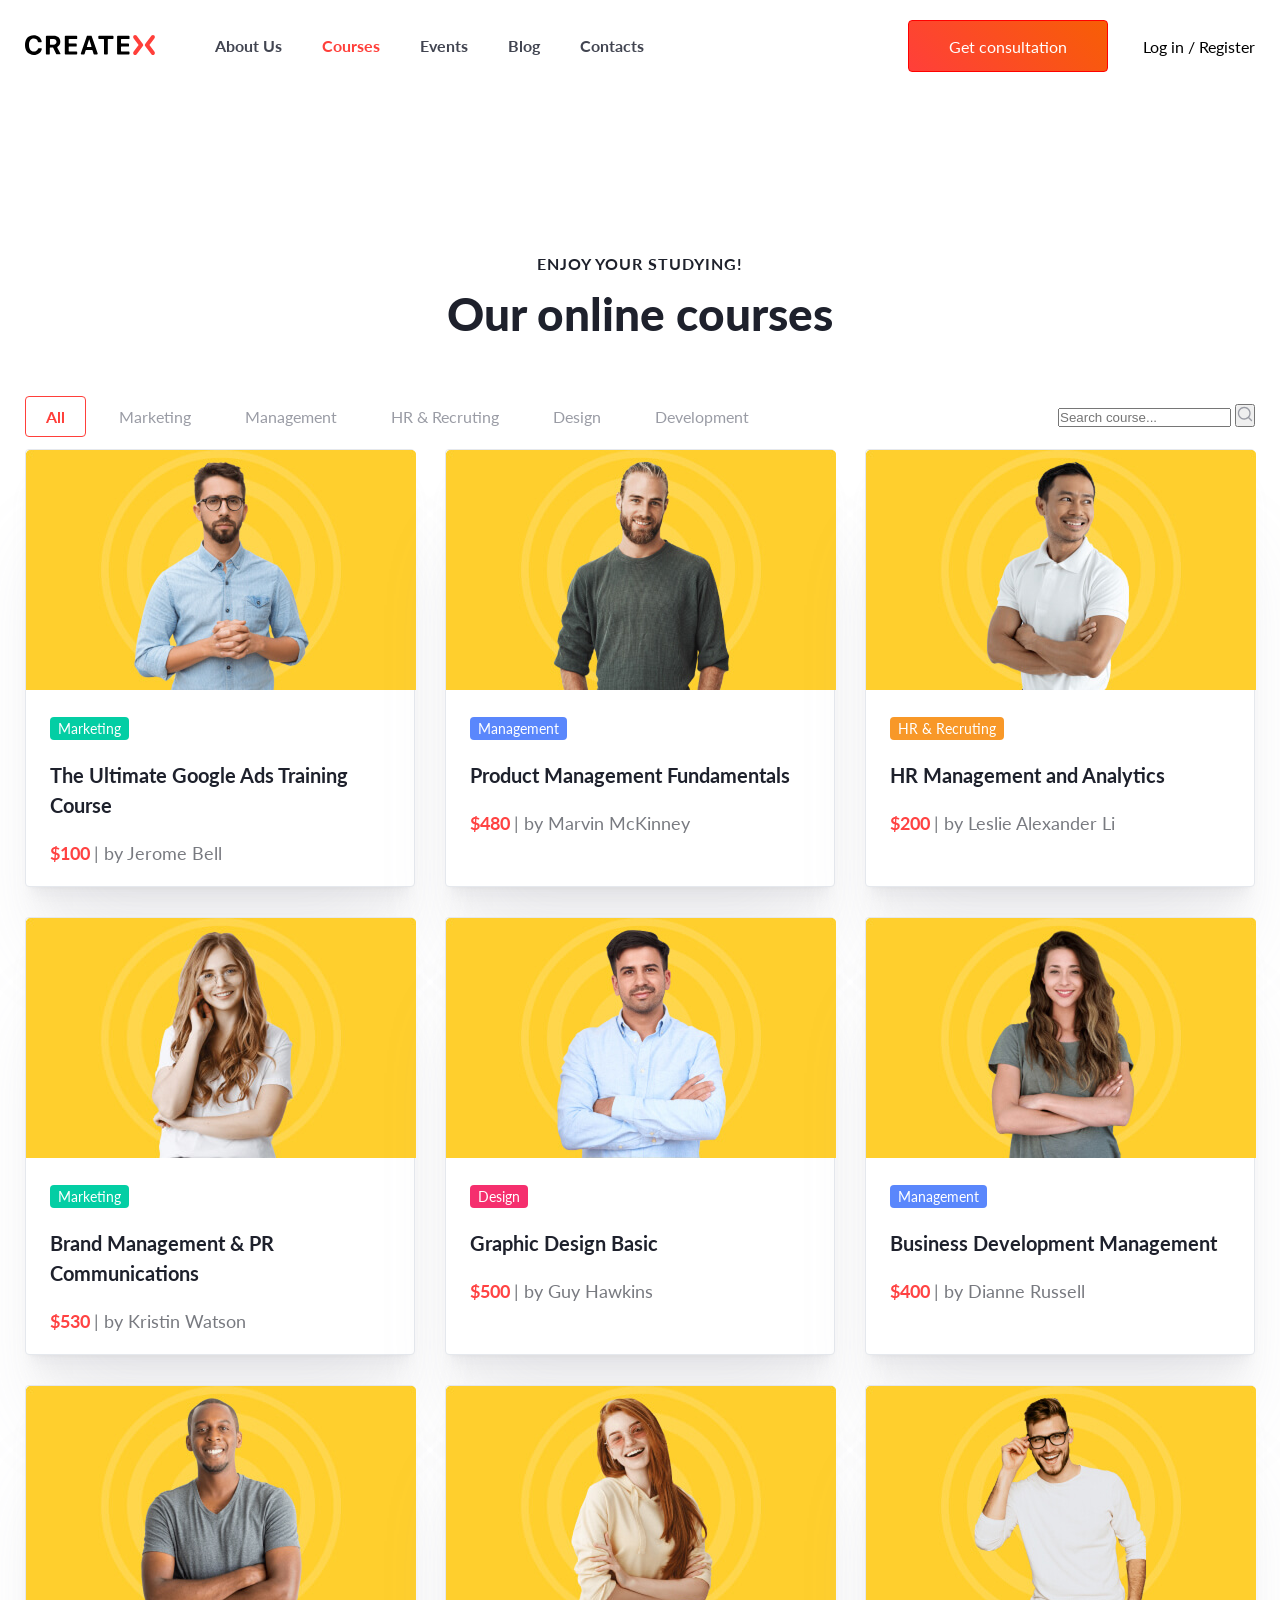
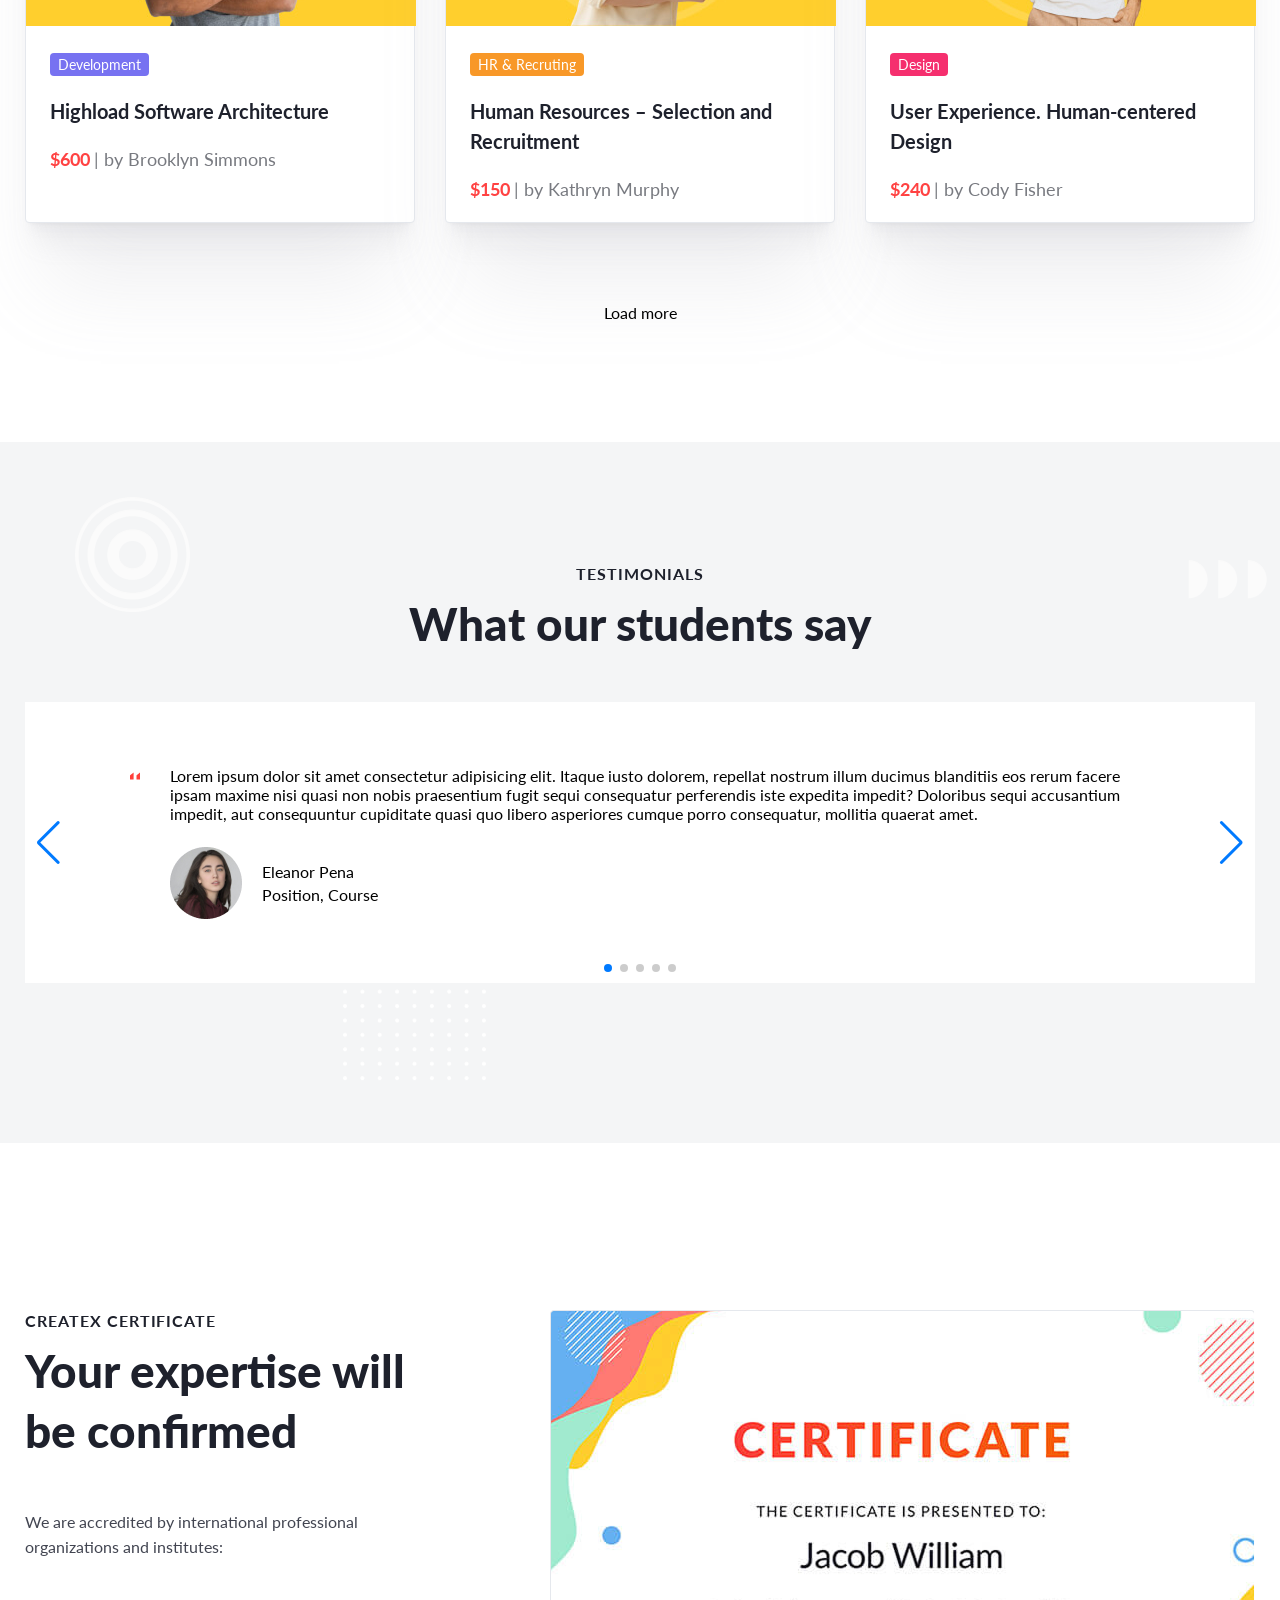
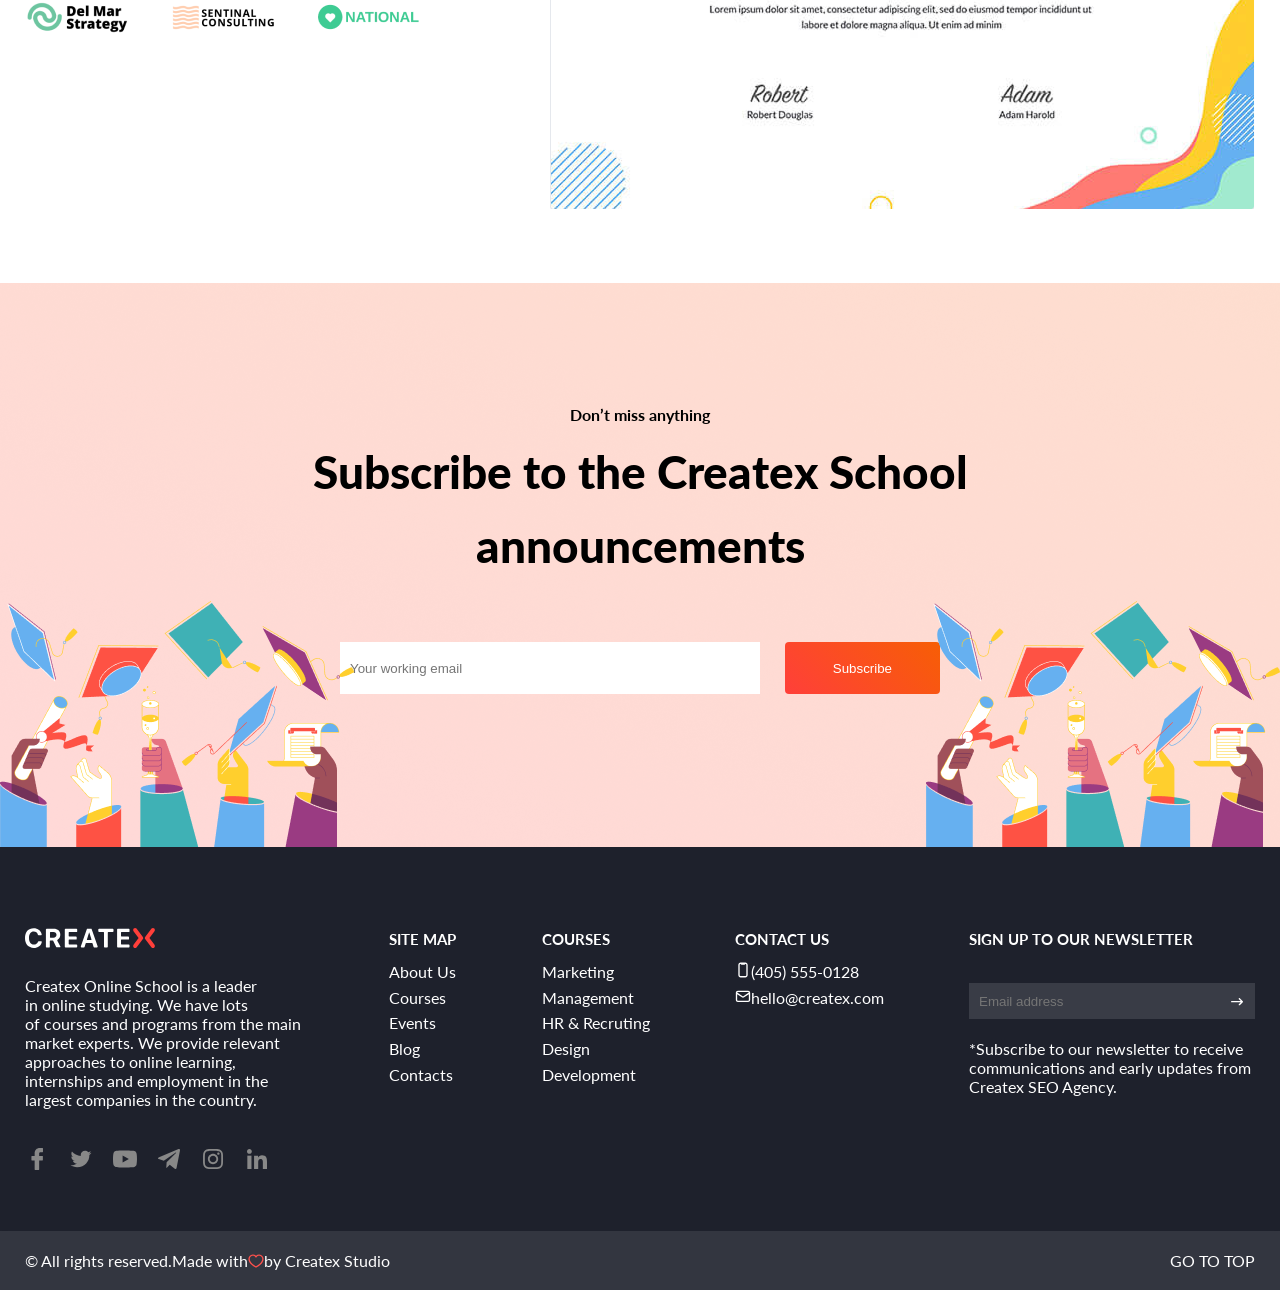
<file: courses.html>
<!DOCTYPE html>
<html lang="en">

<head>
  <meta charset="UTF-8">
  <meta name="viewport" content="width=device-width, initial-scale=1.0">
  <title>CreateX - Курсы</title>
  <link rel="stylesheet" href="https://cdn.jsdelivr.net/npm/swiper@11/swiper-bundle.min.css" />
  <link rel="stylesheet" href="css/main.css">
  <link rel="stylesheet" href="css/courses.css">
</head>

<body>

  <header id="top" class="header">
    <div class="container">

      <div class="header_row">
        <div class="header_left">
          <div class="header_logo">
            <a href="index.html">
              <svg id="logo" width="130" height="22" viewBox="0 0 130 22" fill="none"
                xmlns="http://www.w3.org/2000/svg">
                <path
                  d="M0 11.1008C0 5.00078 3.3 1.30078 8.7 1.30078C12.8 1.30078 16.1 3.80078 16.7 7.50078C16.8 7.90078 16.5 8.20078 16.1 8.20078H13.5C13.2 8.20078 13 8.00078 12.9 7.70078C12.4 5.80078 10.8 4.60078 8.7 4.60078C5.8 4.60078 4 7.10078 4 11.1008C4 15.1008 5.8 17.6008 8.8 17.6008C10.9 17.6008 12.4 16.5008 13 14.7008C13.1 14.4008 13.3 14.2008 13.6 14.2008H16.2C16.6 14.2008 16.9 14.6008 16.8 14.9008C16.2 18.5008 13 20.9008 8.8 20.9008C3.3 20.9008 0 17.1008 0 11.1008Z" />
                <path
                  d="M24.2997 20.401H21.3997C21.0997 20.401 20.8997 20.201 20.8997 19.901V2.60104C20.8997 2.20104 21.2997 1.80104 21.6997 1.80104H28.6997C32.7997 1.80104 35.2997 4.10104 35.2997 7.70104C35.2997 9.80104 34.2997 11.701 32.5997 12.701C32.1997 12.901 32.0997 13.401 32.2997 13.701L35.3997 19.601C35.5997 19.901 35.2997 20.301 34.9997 20.301H31.6997C31.4997 20.301 31.2997 20.201 31.1997 20.001L28.2997 14.001C28.1997 13.701 27.8997 13.601 27.5997 13.601H25.2997C24.9997 13.601 24.7997 13.801 24.7997 14.101V20.001C24.8997 20.201 24.5997 20.401 24.2997 20.401ZM24.8997 10.201C24.8997 10.501 25.0997 10.701 25.3997 10.701H28.3997C30.3997 10.701 31.4997 9.60104 31.4997 7.80104C31.4997 6.00104 30.2997 4.90104 28.3997 4.90104H25.4997C25.1997 4.90104 24.9997 5.10104 24.9997 5.40104V10.201H24.8997Z" />
                <path
                  d="M51.4998 20.401H40.4998C40.0998 20.401 39.7998 20.101 39.7998 19.701V2.50104C39.7998 2.10104 40.0998 1.80104 40.4998 1.80104H51.4998C51.8998 1.80104 52.1998 2.10104 52.1998 2.50104V4.40104C52.1998 4.80104 51.8998 5.10104 51.4998 5.10104H44.1998C43.8998 5.10104 43.6998 5.30104 43.6998 5.60104V9.00104C43.6998 9.30104 43.8998 9.50104 44.1998 9.50104H50.9998C51.3998 9.50104 51.6998 9.80104 51.6998 10.201V11.901C51.6998 12.301 51.3998 12.601 50.9998 12.601H44.1998C43.8998 12.601 43.6998 12.801 43.6998 13.101V16.901C43.6998 17.201 43.8998 17.401 44.1998 17.401H51.4998C51.8998 17.401 52.1998 17.701 52.1998 18.101V20.001C52.1998 20.101 51.8998 20.401 51.4998 20.401Z" />
                <path
                  d="M66.9999 15.901H61.2999C60.9999 15.901 60.7999 16.101 60.6999 16.301L59.5999 20.001C59.4999 20.301 59.2999 20.401 58.9999 20.401H56.3999C55.9999 20.401 55.6999 20.001 55.7999 19.601L61.7999 2.20104C61.8999 2.00104 62.0999 1.80104 62.3999 1.80104H66.0999C66.3999 1.80104 66.5999 2.00104 66.6999 2.20104L72.6999 19.601C72.7999 20.001 72.4999 20.401 72.0999 20.401H69.1999C68.8999 20.401 68.6999 20.201 68.5999 20.001L67.4999 16.301C67.4999 16.101 67.1999 15.901 66.9999 15.901ZM62.0999 13.001H66.1999C66.3999 13.001 66.4999 12.801 66.4999 12.601L64.2999 5.60104H64.0999L61.8999 12.601C61.7999 12.801 61.8999 13.001 62.0999 13.001Z" />
                <path
                  d="M79.0001 19.7014V5.50143C79.0001 5.20143 78.8001 5.00143 78.5001 5.00143H74.1001C73.7001 5.00143 73.3001 4.70143 73.3001 4.20143V2.50143C73.3001 2.10143 73.6001 1.70143 74.1001 1.70143H87.7001C88.1001 1.70143 88.5001 2.00143 88.5001 2.50143V4.20143C88.5001 4.60143 88.2001 5.00143 87.7001 5.00143H83.3001C83.0001 5.00143 82.8001 5.20143 82.8001 5.50143V19.8014C82.8001 20.2014 82.5001 20.5014 82.1001 20.5014H79.6001C79.3001 20.4014 79.0001 20.1014 79.0001 19.7014Z" />
                <path
                  d="M103.8 20.401H92.7999C92.3999 20.401 92.0999 20.101 92.0999 19.701V2.50104C92.0999 2.10104 92.3999 1.80104 92.7999 1.80104H103.8C104.2 1.80104 104.5 2.10104 104.5 2.50104V4.40104C104.5 4.80104 104.2 5.10104 103.8 5.10104H96.4999C96.1999 5.10104 95.9999 5.30104 95.9999 5.60104V9.00104C95.9999 9.30104 96.1999 9.50104 96.4999 9.50104H103.3C103.7 9.50104 104 9.80104 104 10.201V11.901C104 12.301 103.7 12.601 103.3 12.601H96.4999C96.1999 12.601 95.9999 12.801 95.9999 13.101V16.901C95.9999 17.201 96.1999 17.401 96.4999 17.401H103.8C104.2 17.401 104.5 17.701 104.5 18.101V20.001C104.5 20.101 104.2 20.401 103.8 20.401Z" />
                <path
                  d="M117.7 9.7L111.5 1.6C111.1 1.2 110.6 1 110.1 1C109.6 1 109.1 1.2 108.7 1.6C108 2.4 108 3.6 108.7 4.4L113.6 11L108.7 17.6C108 18.4 108 19.6 108.7 20.4C109.1 20.8 109.6 21 110.1 21C110.6 21 111.1 20.8 111.5 20.4L117.7 12.3C118.4 11.7 118.4 10.5 117.7 9.7Z"
                  fill="#FF3F3A" />
                <path
                  d="M120.343 9.7L126.543 1.6C126.943 1.2 127.443 1 127.943 1C128.443 1 128.943 1.2 129.343 1.6C130.043 2.4 130.043 3.6 129.343 4.4L124.443 11L129.343 17.6C130.043 18.4 130.043 19.6 129.343 20.4C128.943 20.8 128.443 21 127.943 21C127.443 21 126.943 20.8 126.543 20.4L120.343 12.3C119.643 11.7 119.643 10.5 120.343 9.7Z"
                  fill="#FF3F3A" />
              </svg></a>
          </div>
          <nav class="header_nav">
            <ul>
              <li><a href="about.html">About Us</a></li>
              <li><a class="active" href="courses.html">Courses</a></li>
              <li><a href="events.html">Events</a></li>
              <li><a href="blog.html">Blog</a></li>
              <li><a href="contacts.html">Contacts</a></li>
            </ul>
          </nav>
        </div>

        <div class="header_links">
          <a class="btn_fill" href="#!">Get consultation</a>
          <a href="#!">Log in / Register</a>
        </div>
      </div>
    </div>
  </header>

  <section class="courses common_section">
    <div class="container">

      <div class="courses_top">
        <div class="courses_subtitle">Enjoy your studying!</div>
        <div class="courses_title">Our online courses</div>
      </div>

      <div class="courses_categiries">

        <nav class="courses_nav">
          <ul>
            <li><a class="active" href="#!">All</a></li>
            <li><a href="#!">Marketing</a></li>
            <li><a href="#!">Management</a></li>
            <li><a href="#!">HR & Recruting</a></li>
            <li><a href="#!">Design</a></li>
            <li><a href="#!">Development</a></li>
          </ul>
        </nav>

        <form action="">
          <input type="text" id="search_fld" placeholder="Search course...">
          <button type="submit" id="search_btn"><img src="images/search.svg" alt="search"></button>
        </form>

      </div>
      <div class="search_result">
      </div>

      <div class="courses_items">
        <div class="courses_item">
          <a href="course.html" target="_blank"><img src="images/course-1.png" alt=""></a>
          <div class="featured_details">
            <div class="featured_item_category category1">Marketing</div>
            <div class="featured_item_title"><a href="course.html" target="_blank">The Ultimate Google Ads Training
                Course</a></div>
            <div class="featured_item_desc">$100 <span>| by Jerome Bell</span></div>
          </div>
        </div>
        <div class="courses_item">
          <a href="course.html" target="_blank"><img src="images/course-2.png" alt=""></a>
          <div class="featured_details">
            <div class="featured_item_category category2">Management</div>
            <div class="featured_item_title"><a href="course.html" target="_blank">Product Management Fundamentals</a>
            </div>
            <div class="featured_item_desc">$480 <span>| by Marvin McKinney</span></div>
          </div>

        </div>
        <div class="courses_item">
          <a href="course.html" target="_blank"><img src="images/course-3.png" alt=""></a>
          <div class="featured_details">
            <div class="featured_item_category category3">HR & Recruting</div>
            <div class="featured_item_title"><a href="course.html" target="_blank">HR Management and Analytics</a></div>
            <div class="featured_item_desc">$200 <span>| by Leslie Alexander Li</span></div>
          </div>
        </div>
        <div class="courses_item">
          <a href="course.html" target="_blank"><img src="images/course-4.png" alt=""></a>
          <div class="featured_details">
            <div class="featured_item_category category1">Marketing</div>
            <div class="featured_item_title"><a href="course.html" target="_blank">Brand Management & PR
                Communications</a></div>
            <div class="featured_item_desc">$530 <span>| by Kristin Watson</span></div>
          </div>
        </div>
        <div class="courses_item">
          <a href="course.html" target="_blank"> <img src="images/course-5.png" alt=""></a>
          <div class="featured_details">
            <div class="featured_item_category category4">Design</div>
            <div class="featured_item_title"><a href="course.html" target="_blank">Graphic Design Basic</a></div>
            <div class="featured_item_desc">$500 <span>| by Guy Hawkins</span></div>
          </div>
        </div>
        <div class="courses_item">
          <a href="course.html" target="_blank"><img src="images/course-6.png" alt=""></a>
          <div class="featured_details">
            <div class="featured_item_category category2">Management</div>
            <div class="featured_item_title"><a href="course.html" target="_blank">Business Development Management</a>
            </div>
            <div class="featured_item_desc">$400 <span>| by Dianne Russell</span></div>
          </div>
        </div>
        <div class="courses_item">
          <a href="course.html" target="_blank"><img src="images/course-7.png" alt=""></a>
          <div class="featured_details">
            <div class="featured_item_category category5">Development</div>
            <div class="featured_item_title"><a href="course.html" target="_blank">Highload Software Architecture</a>
            </div>
            <div class="featured_item_desc">$600 <span>| by Brooklyn Simmons</span></div>
          </div>
        </div>
        <div class="courses_item">
          <a href="course.html" target="_blank"><img src="images/course-8.png" alt=""></a>
          <div class="featured_details">
            <div class="featured_item_category category3">HR & Recruting</div>
            <div class="featured_item_title"><a href="course.html" target="_blank">Human Resources – Selection and
                Recruitment</a></div>
            <div class="featured_item_desc">$150 <span>| by Kathryn Murphy</span></div>
          </div>
        </div>
        <div class="courses_item">
          <a href="course.html" target="_blank"><img src="images/course-9.png" alt=""></a>
          <div class="featured_details">
            <div class="featured_item_category category4">Design</div>
            <div class="featured_item_title"><a href="course.html" target="_blank">User Experience. Human-centered
                Design</a></div>
            <div class="featured_item_desc">$240 <span>| by Cody Fisher</span></div>
          </div>
        </div>
      </div>

      <div class="courses_link"><a href="">Load more</a></div>

    </div>
  </section>

  <section class="testimonials common_section">
    <div class="container">
      <div class="testimonials_row">
        <div class="testimonial_subtitle">Testimonials</div>
        <div class="testimonial_title">What our students say</div>
        <div class="testimonial_slider">



          <div class="swiper">
            <!-- Additional required wrapper -->
            <div class="swiper-wrapper">
              <!-- Slides -->
              <div class="swiper-slide slide">

                <svg width="28" height="20" viewBox="0 0 28 20" fill="none" xmlns="http://www.w3.org/2000/svg">
                  <path
                    d="M18 8.92534C18 8.63119 18.1295 8.35196 18.3541 8.16195L28 0V19C28 19.5523 27.5523 20 27 20H19C18.4477 20 18 19.5523 18 19V8.92534Z"
                    fill="#FF3F3A" />
                  <path
                    d="M0 8.92534C0 8.63119 0.129507 8.35196 0.354058 8.16195L10 0V19C10 19.5523 9.55228 20 9 20H1C0.447715 20 0 19.5523 0 19V8.92534Z"
                    fill="#FF3F3A" />
                </svg>

                <div class="slide_quota">
                  <blockquote>
                    <p>
                      Lorem ipsum dolor sit amet consectetur adipisicing elit. Itaque iusto dolorem, repellat nostrum
                      illum
                      ducimus blanditiis eos rerum facere ipsam maxime nisi quasi non nobis praesentium fugit sequi
                      consequatur perferendis iste expedita impedit? Doloribus sequi accusantium impedit, aut
                      consequuntur
                      cupiditate quasi quo libero asperiores cumque porro consequatur, mollitia quaerat amet.
                    </p>
                  </blockquote>
                  <div class="author">
                    <img src="images/author.png" alt="">
                    <div class="author_details">
                      <div class="author_name">Eleanor Pena</div>
                      <div class="author_position">Position, Course</div>
                    </div>
                  </div>

                </div>

              </div>

              <div class="swiper-slide slide">

                <svg width="28" height="20" viewBox="0 0 28 20" fill="none" xmlns="http://www.w3.org/2000/svg">
                  <path
                    d="M18 8.92534C18 8.63119 18.1295 8.35196 18.3541 8.16195L28 0V19C28 19.5523 27.5523 20 27 20H19C18.4477 20 18 19.5523 18 19V8.92534Z"
                    fill="#FF3F3A" />
                  <path
                    d="M0 8.92534C0 8.63119 0.129507 8.35196 0.354058 8.16195L10 0V19C10 19.5523 9.55228 20 9 20H1C0.447715 20 0 19.5523 0 19V8.92534Z"
                    fill="#FF3F3A" />
                </svg>

                <div class="slide_quota">
                  <blockquote>
                    <p>
                      Lorem ipsum dolor sit amet consectetur adipisicing elit. Dolor suscipit ab voluptatibus,
                      temporibus autem facere, illum molestias odit accusantium praesentium animi enim ipsum cumque
                      possimus, quisquam maiores officia! Ea placeat quos aperiam harum dolorum atque at laborum
                      accusantium praesentium cumque exercitationem eum deleniti, facere repudiandae recusandae facilis
                      nesciunt dicta vitae?
                    </p>
                  </blockquote>
                  <div class="author">
                    <img src="images/author1.png" alt="">
                    <div class="author_details">
                      <div class="author_name">Eleanor Pena</div>
                      <div class="author_position">Position, Course</div>
                    </div>
                  </div>

                </div>

              </div>

              <div class="swiper-slide slide">

                <svg width="28" height="20" viewBox="0 0 28 20" fill="none" xmlns="http://www.w3.org/2000/svg">
                  <path
                    d="M18 8.92534C18 8.63119 18.1295 8.35196 18.3541 8.16195L28 0V19C28 19.5523 27.5523 20 27 20H19C18.4477 20 18 19.5523 18 19V8.92534Z"
                    fill="#FF3F3A" />
                  <path
                    d="M0 8.92534C0 8.63119 0.129507 8.35196 0.354058 8.16195L10 0V19C10 19.5523 9.55228 20 9 20H1C0.447715 20 0 19.5523 0 19V8.92534Z"
                    fill="#FF3F3A" />
                </svg>

                <div class="slide_quota">
                  <blockquote>
                    <p>
                      Lorem ipsum dolor sit, amet consectetur adipisicing elit. Expedita asperiores numquam recusandae
                      error ipsum maxime at nostrum voluptates, voluptate odio dolores fugiat pariatur ut fuga eius.
                      Accusamus alias corrupti porro repellat? Consectetur, aut. Officiis, molestias. Consequatur
                      nesciunt, adipisci alias veritatis, maxime incidunt doloremque et dolorem dignissimos consequuntur
                      amet vel ea.
                    </p>
                  </blockquote>
                  <div class="author">
                    <img src="images/author3.png" alt="">
                    <div class="author_details">
                      <div class="author_name">Eleanor Pena</div>
                      <div class="author_position">Position, Course</div>
                    </div>
                  </div>

                </div>

              </div>
              <div class="swiper-slide slide">

                <svg width="28" height="20" viewBox="0 0 28 20" fill="none" xmlns="http://www.w3.org/2000/svg">
                  <path
                    d="M18 8.92534C18 8.63119 18.1295 8.35196 18.3541 8.16195L28 0V19C28 19.5523 27.5523 20 27 20H19C18.4477 20 18 19.5523 18 19V8.92534Z"
                    fill="#FF3F3A" />
                  <path
                    d="M0 8.92534C0 8.63119 0.129507 8.35196 0.354058 8.16195L10 0V19C10 19.5523 9.55228 20 9 20H1C0.447715 20 0 19.5523 0 19V8.92534Z"
                    fill="#FF3F3A" />
                </svg>

                <div class="slide_quota">
                  <blockquote>
                    <p>
                      Lorem ipsum dolor sit amet consectetur, adipisicing elit. Id voluptatum aperiam sapiente esse
                      iusto laboriosam, molestiae consectetur reiciendis eveniet sunt, quam nisi harum cum excepturi
                      numquam nobis doloribus corporis. Excepturi qui labore, laudantium assumenda modi beatae illo
                      consequatur hic eum mollitia sed nostrum vero voluptates doloremque sapiente quam ab tenetur!
                    </p>
                  </blockquote>
                  <div class="author">
                    <img src="images/author4.png" alt="">
                    <div class="author_details">
                      <div class="author_name">Eleanor Pena</div>
                      <div class="author_position">Position, Course</div>
                    </div>
                  </div>

                </div>

              </div>

              <div class="swiper-slide slide">

                <svg width="28" height="20" viewBox="0 0 28 20" fill="none" xmlns="http://www.w3.org/2000/svg">
                  <path
                    d="M18 8.92534C18 8.63119 18.1295 8.35196 18.3541 8.16195L28 0V19C28 19.5523 27.5523 20 27 20H19C18.4477 20 18 19.5523 18 19V8.92534Z"
                    fill="#FF3F3A" />
                  <path
                    d="M0 8.92534C0 8.63119 0.129507 8.35196 0.354058 8.16195L10 0V19C10 19.5523 9.55228 20 9 20H1C0.447715 20 0 19.5523 0 19V8.92534Z"
                    fill="#FF3F3A" />
                </svg>

                <div class="slide_quota">
                  <blockquote>
                    <p>
                      Lorem ipsum dolor sit amet consectetur, adipisicing elit. Ipsam deleniti cupiditate eveniet.
                      Beatae soluta ratione rerum et suscipit quam velit cupiditate accusamus, quod impedit perferendis
                      reiciendis aliquam architecto, consequuntur maiores repellendus harum ducimus officia dolores sint
                      magni autem! Alias minima earum expedita, ut quae saepe vitae omnis consectetur beatae eligendi.
                    </p>
                  </blockquote>
                  <div class="author">
                    <img src="images/author5.png" alt="">
                    <div class="author_details">
                      <div class="author_name">Eleanor Pena</div>
                      <div class="author_position">Position, Course</div>
                    </div>
                  </div>

                </div>

              </div>

            </div>
            <!-- If we need pagination -->
            <div class="swiper-pagination"></div>

            <!-- If we need navigation buttons -->
            <div class="swiper-button-prev"></div>
            <div class="swiper-button-next"></div>

          </div>



        </div>

      </div>
    </div>
  </section>

  <section class="certificate common_section">
    <div class="container">
      <div class="cert_row">
        <div class="cert_left">

          <div class="cert_subtitle">Createx Certificate</div>
          <div class="cert_title">Your expertise will be confirmed</div>
          <div class="cert_desc">We are accredited by international professional organizations and institutes:</div>

          <div class="cert_logos">
            <img src="images/logo1.png" alt="">
            <img src="images/logo2.png" alt="">
            <img src="images/logo3.png" alt="">
          </div>


        </div>
        <div class="cert_right">
          <img src="images/certificate.png" alt="">
        </div>
      </div>
    </div>
  </section>

  <section class="subscribe">
    <div class="subscribe_text">
      <div class="subscribe_subtitle">Don’t miss anything</div>
      <div class="subscribe_title">Subscribe to the Createx School announcements</div>
    </div>
    <form action="">
      <input type="email" placeholder="Your working email">
      <button type="button">Subscribe</button>
    </form>
    <img class="left" src="images/subscribe.png" alt="">
    <img class="right" src="images/subscribe.png" alt="">
  </section>

  <footer class="footer">
    <div class="container">
      <div class="footer_row">
        <div class="footer_left">
          <div class="footer_logo">
            <a href="index.html">
              <svg id="logof" width="130" height="22" viewBox="0 0 130 22" fill="none"
                xmlns="http://www.w3.org/2000/svg">
                <path
                  d="M0 11.1008C0 5.00078 3.3 1.30078 8.7 1.30078C12.8 1.30078 16.1 3.80078 16.7 7.50078C16.8 7.90078 16.5 8.20078 16.1 8.20078H13.5C13.2 8.20078 13 8.00078 12.9 7.70078C12.4 5.80078 10.8 4.60078 8.7 4.60078C5.8 4.60078 4 7.10078 4 11.1008C4 15.1008 5.8 17.6008 8.8 17.6008C10.9 17.6008 12.4 16.5008 13 14.7008C13.1 14.4008 13.3 14.2008 13.6 14.2008H16.2C16.6 14.2008 16.9 14.6008 16.8 14.9008C16.2 18.5008 13 20.9008 8.8 20.9008C3.3 20.9008 0 17.1008 0 11.1008Z" />
                <path
                  d="M24.2997 20.401H21.3997C21.0997 20.401 20.8997 20.201 20.8997 19.901V2.60104C20.8997 2.20104 21.2997 1.80104 21.6997 1.80104H28.6997C32.7997 1.80104 35.2997 4.10104 35.2997 7.70104C35.2997 9.80104 34.2997 11.701 32.5997 12.701C32.1997 12.901 32.0997 13.401 32.2997 13.701L35.3997 19.601C35.5997 19.901 35.2997 20.301 34.9997 20.301H31.6997C31.4997 20.301 31.2997 20.201 31.1997 20.001L28.2997 14.001C28.1997 13.701 27.8997 13.601 27.5997 13.601H25.2997C24.9997 13.601 24.7997 13.801 24.7997 14.101V20.001C24.8997 20.201 24.5997 20.401 24.2997 20.401ZM24.8997 10.201C24.8997 10.501 25.0997 10.701 25.3997 10.701H28.3997C30.3997 10.701 31.4997 9.60104 31.4997 7.80104C31.4997 6.00104 30.2997 4.90104 28.3997 4.90104H25.4997C25.1997 4.90104 24.9997 5.10104 24.9997 5.40104V10.201H24.8997Z" />
                <path
                  d="M51.4998 20.401H40.4998C40.0998 20.401 39.7998 20.101 39.7998 19.701V2.50104C39.7998 2.10104 40.0998 1.80104 40.4998 1.80104H51.4998C51.8998 1.80104 52.1998 2.10104 52.1998 2.50104V4.40104C52.1998 4.80104 51.8998 5.10104 51.4998 5.10104H44.1998C43.8998 5.10104 43.6998 5.30104 43.6998 5.60104V9.00104C43.6998 9.30104 43.8998 9.50104 44.1998 9.50104H50.9998C51.3998 9.50104 51.6998 9.80104 51.6998 10.201V11.901C51.6998 12.301 51.3998 12.601 50.9998 12.601H44.1998C43.8998 12.601 43.6998 12.801 43.6998 13.101V16.901C43.6998 17.201 43.8998 17.401 44.1998 17.401H51.4998C51.8998 17.401 52.1998 17.701 52.1998 18.101V20.001C52.1998 20.101 51.8998 20.401 51.4998 20.401Z" />
                <path
                  d="M66.9999 15.901H61.2999C60.9999 15.901 60.7999 16.101 60.6999 16.301L59.5999 20.001C59.4999 20.301 59.2999 20.401 58.9999 20.401H56.3999C55.9999 20.401 55.6999 20.001 55.7999 19.601L61.7999 2.20104C61.8999 2.00104 62.0999 1.80104 62.3999 1.80104H66.0999C66.3999 1.80104 66.5999 2.00104 66.6999 2.20104L72.6999 19.601C72.7999 20.001 72.4999 20.401 72.0999 20.401H69.1999C68.8999 20.401 68.6999 20.201 68.5999 20.001L67.4999 16.301C67.4999 16.101 67.1999 15.901 66.9999 15.901ZM62.0999 13.001H66.1999C66.3999 13.001 66.4999 12.801 66.4999 12.601L64.2999 5.60104H64.0999L61.8999 12.601C61.7999 12.801 61.8999 13.001 62.0999 13.001Z" />
                <path
                  d="M79.0001 19.7014V5.50143C79.0001 5.20143 78.8001 5.00143 78.5001 5.00143H74.1001C73.7001 5.00143 73.3001 4.70143 73.3001 4.20143V2.50143C73.3001 2.10143 73.6001 1.70143 74.1001 1.70143H87.7001C88.1001 1.70143 88.5001 2.00143 88.5001 2.50143V4.20143C88.5001 4.60143 88.2001 5.00143 87.7001 5.00143H83.3001C83.0001 5.00143 82.8001 5.20143 82.8001 5.50143V19.8014C82.8001 20.2014 82.5001 20.5014 82.1001 20.5014H79.6001C79.3001 20.4014 79.0001 20.1014 79.0001 19.7014Z" />
                <path
                  d="M103.8 20.401H92.7999C92.3999 20.401 92.0999 20.101 92.0999 19.701V2.50104C92.0999 2.10104 92.3999 1.80104 92.7999 1.80104H103.8C104.2 1.80104 104.5 2.10104 104.5 2.50104V4.40104C104.5 4.80104 104.2 5.10104 103.8 5.10104H96.4999C96.1999 5.10104 95.9999 5.30104 95.9999 5.60104V9.00104C95.9999 9.30104 96.1999 9.50104 96.4999 9.50104H103.3C103.7 9.50104 104 9.80104 104 10.201V11.901C104 12.301 103.7 12.601 103.3 12.601H96.4999C96.1999 12.601 95.9999 12.801 95.9999 13.101V16.901C95.9999 17.201 96.1999 17.401 96.4999 17.401H103.8C104.2 17.401 104.5 17.701 104.5 18.101V20.001C104.5 20.101 104.2 20.401 103.8 20.401Z" />
                <path
                  d="M117.7 9.7L111.5 1.6C111.1 1.2 110.6 1 110.1 1C109.6 1 109.1 1.2 108.7 1.6C108 2.4 108 3.6 108.7 4.4L113.6 11L108.7 17.6C108 18.4 108 19.6 108.7 20.4C109.1 20.8 109.6 21 110.1 21C110.6 21 111.1 20.8 111.5 20.4L117.7 12.3C118.4 11.7 118.4 10.5 117.7 9.7Z"
                  fill="#FF3F3A" />
                <path
                  d="M120.343 9.7L126.543 1.6C126.943 1.2 127.443 1 127.943 1C128.443 1 128.943 1.2 129.343 1.6C130.043 2.4 130.043 3.6 129.343 4.4L124.443 11L129.343 17.6C130.043 18.4 130.043 19.6 129.343 20.4C128.943 20.8 128.443 21 127.943 21C127.443 21 126.943 20.8 126.543 20.4L120.343 12.3C119.643 11.7 119.643 10.5 120.343 9.7Z"
                  fill="#FF3F3A" />
              </svg></a>
          </div>
          <p>Createx Online School is a leader in online studying. We have lots of courses and programs from the main
            market experts.
            We provide relevant approaches to online learning, internships and employment in the largest companies
            in the country.</p>
          <div class="footer_social">
            <svg id="footer_social_icon" width="24" height="24" viewBox="0 0 24 24" fill="none"
              xmlns="http://www.w3.org/2000/svg">
              <path
                d="M17.5628 1.00458L14.7856 1C11.6654 1 9.64903 3.12509 9.64903 6.41423V8.91055H6.85662C6.61532 8.91055 6.41992 9.1115 6.41992 9.35937V12.9763C6.41992 13.2241 6.61554 13.4249 6.85662 13.4249H9.64903V22.5514C9.64903 22.7993 9.84443 23 10.0857 23H13.729C13.9703 23 14.1657 22.799 14.1657 22.5514V13.4249H17.4307C17.672 13.4249 17.8674 13.2241 17.8674 12.9763L17.8688 9.35937C17.8688 9.24036 17.8226 9.12638 17.7409 9.04215C17.6591 8.95793 17.5477 8.91055 17.4318 8.91055H14.1657V6.79439C14.1657 5.77728 14.4017 5.26094 15.6915 5.26094L17.5624 5.26025C17.8035 5.26025 17.9989 5.0593 17.9989 4.81166V1.45317C17.9989 1.20576 17.8037 1.00504 17.5628 1.00458Z" />
            </svg>

            <svg id="footer_social_icon" width="24" height="24" viewBox="0 0 24 24" fill="none"
              xmlns="http://www.w3.org/2000/svg">
              <path
                d="M22.5 5.77233C21.7271 6.10027 20.8978 6.32267 20.0264 6.42196C20.9161 5.91181 21.5972 5.10263 21.92 4.1414C21.0854 4.61383 20.1642 4.95688 19.1826 5.14285C18.3966 4.33994 17.2785 3.83984 16.0384 3.83984C13.6593 3.83984 11.7303 5.68691 11.7303 7.9637C11.7303 8.2866 11.7683 8.60199 11.8418 8.90357C8.26201 8.73141 5.08768 7.08917 2.96314 4.59372C2.59176 5.20189 2.38049 5.91053 2.38049 6.66697C2.38049 8.09814 3.14161 9.36093 4.2964 10.0997C3.5904 10.0771 2.92639 9.89116 2.34508 9.58205V9.63357C2.34508 11.6314 3.83056 13.2988 5.80024 13.6783C5.43936 13.7713 5.05882 13.8228 4.66514 13.8228C4.38696 13.8228 4.11794 13.7964 3.85417 13.7461C4.40267 15.3859 5.99315 16.5783 7.87756 16.611C6.40388 17.7167 4.54573 18.3739 2.52749 18.3739C2.17976 18.3739 1.83724 18.3537 1.5 18.3173C3.40671 19.4896 5.67036 20.1732 8.10327 20.1732C16.028 20.1732 20.3597 13.8881 20.3597 8.43741L20.3453 7.90341C21.1917 7.32537 21.9239 6.59912 22.5 5.77233Z" />
            </svg>

            <svg id="footer_social_icon" width="24" height="24" viewBox="0 0 24 24" fill="none"
              xmlns="http://www.w3.org/2000/svg">
              <path fill-rule="evenodd" clip-rule="evenodd"
                d="M21.3903 4.11358C22.4182 4.39044 23.2288 5.20086 23.5055 6.22899C24.0197 8.10691 23.9999 12.0213 23.9999 12.0213C23.9999 12.0213 23.9999 15.9158 23.5057 17.7939C23.2288 18.8218 22.4184 19.6324 21.3903 19.9091C19.5122 20.4035 12 20.4035 12 20.4035C12 20.4035 4.50731 20.4035 2.60961 19.8895C1.58148 19.6127 0.771054 18.802 0.4942 17.7741C0 15.9158 0 12.0015 0 12.0015C0 12.0015 0 8.10691 0.4942 6.22899C0.770871 5.20104 1.60125 4.37066 2.60943 4.09399C4.48753 3.59961 11.9998 3.59961 11.9998 3.59961C11.9998 3.59961 19.5122 3.59961 21.3903 4.11358ZM15.8549 12.0016L9.60788 15.5996V8.40355L15.8549 12.0016Z" />
            </svg>

            <svg id="footer_social_icon" width="24" height="24" viewBox="0 0 24 24" fill="none"
              xmlns="http://www.w3.org/2000/svg">
              <path
                d="M9.63262 15.1813L9.2687 20.7653C9.78938 20.7653 10.0149 20.5213 10.2853 20.2283L12.7264 17.6833L17.7847 21.7243C18.7124 22.2883 19.366 21.9913 19.6163 20.7933L22.9365 3.8214L22.9374 3.8204C23.2317 2.3244 22.4415 1.73941 21.5377 2.1064L2.02135 10.2574C0.689406 10.8214 0.709573 11.6314 1.79493 11.9984L6.78447 13.6913L18.3742 5.78039C18.9196 5.38639 19.4155 5.60439 19.0076 5.99839L9.63262 15.1813Z" />
            </svg>

            <svg id="footer_social_icon" width="24" height="24" viewBox="0 0 24 24" fill="none"
              xmlns="http://www.w3.org/2000/svg">
              <path
                d="M21.9804 7.88005C21.9336 6.81738 21.7617 6.0868 21.5156 5.45374C21.2616 4.78176 20.8709 4.18014 20.359 3.68002C19.8589 3.1721 19.2533 2.77743 18.5891 2.52745C17.9524 2.28127 17.2256 2.10943 16.163 2.06257C15.0923 2.01175 14.7525 2 12.0371 2C9.32172 2 8.98185 2.01175 7.9152 2.05861C6.85253 2.10546 6.12195 2.27746 5.48904 2.52348C4.81692 2.77743 4.2153 3.16814 3.71517 3.68002C3.20726 4.18014 2.81274 4.78573 2.5626 5.44992C2.31643 6.0868 2.14458 6.81341 2.09773 7.87609C2.04691 8.9467 2.03516 9.28658 2.03516 12.002C2.03516 14.7173 2.04691 15.0572 2.09376 16.1239C2.14061 17.1865 2.31261 17.9171 2.55879 18.5502C2.81274 19.2221 3.20726 19.8238 3.71517 20.3239C4.2153 20.8318 4.82088 21.2265 5.48507 21.4765C6.12195 21.7226 6.84856 21.8945 7.91139 21.9413C8.97788 21.9883 9.31791 21.9999 12.0333 21.9999C14.7486 21.9999 15.0885 21.9883 16.1552 21.9413C17.2178 21.8945 17.9484 21.7226 18.5813 21.4765C19.9254 20.9568 20.9881 19.8941 21.5078 18.5502C21.7538 17.9133 21.9258 17.1865 21.9726 16.1239C22.0195 15.0572 22.0312 14.7173 22.0312 12.002C22.0312 9.28658 22.0273 8.9467 21.9804 7.88005ZM20.1794 16.0457C20.1364 17.0225 19.9723 17.5499 19.8355 17.9015C19.4995 18.7728 18.808 19.4643 17.9367 19.8004C17.585 19.9372 17.0538 20.1012 16.0808 20.1441C15.026 20.1911 14.7096 20.2027 12.0411 20.2027C9.37255 20.2027 9.0522 20.1911 8.00113 20.1441C7.02437 20.1012 6.49693 19.9372 6.1453 19.8004C5.71171 19.6402 5.31704 19.3862 4.9967 19.0541C4.6646 18.7298 4.41065 18.3391 4.2504 17.9055C4.11365 17.5539 3.94959 17.0225 3.9067 16.0497C3.8597 14.9948 3.8481 14.6783 3.8481 12.0097C3.8481 9.34122 3.8597 9.02087 3.9067 7.96995C3.94959 6.99319 4.11365 6.46575 4.2504 6.11412C4.41065 5.68038 4.6646 5.28586 5.00067 4.96536C5.32483 4.63327 5.71553 4.37931 6.14927 4.21921C6.5009 4.08247 7.03231 3.9184 8.00509 3.87537C9.05999 3.82851 9.37652 3.81676 12.0449 3.81676C14.7174 3.81676 15.0337 3.82851 16.0848 3.87537C17.0616 3.9184 17.589 4.08247 17.9406 4.21921C18.3742 4.37931 18.7689 4.63327 19.0892 4.96536C19.4213 5.28967 19.6753 5.68038 19.8355 6.11412C19.9723 6.46575 20.1364 6.99701 20.1794 7.96995C20.2262 9.02484 20.238 9.34122 20.238 12.0097C20.238 14.6783 20.2262 14.9908 20.1794 16.0457Z" />
              <path
                d="M12.0371 6.86423C9.20069 6.86423 6.89937 9.1654 6.89937 12.002C6.89937 14.8385 9.20069 17.1397 12.0371 17.1397C14.8736 17.1397 17.1748 14.8385 17.1748 12.002C17.1748 9.1654 14.8736 6.86423 12.0371 6.86423ZM12.0371 15.3347C10.197 15.3347 8.70438 13.8422 8.70438 12.002C8.70438 10.1617 10.197 8.66924 12.0371 8.66924C13.8774 8.66924 15.3698 10.1617 15.3698 12.002C15.3698 13.8422 13.8774 15.3347 12.0371 15.3347Z" />
              <path
                d="M18.5776 6.6611C18.5776 7.32346 18.0405 7.86053 17.378 7.86053C16.7156 7.86053 16.1785 7.32346 16.1785 6.6611C16.1785 5.99858 16.7156 5.46167 17.378 5.46167C18.0405 5.46167 18.5776 5.99858 18.5776 6.6611Z" />
            </svg>

            <svg id="footer_social_icon" width="24" height="24" viewBox="0 0 24 24" fill="none"
              xmlns="http://www.w3.org/2000/svg">
              <path
                d="M21.995 22L22 21.9992V14.6642C22 11.0758 21.2275 8.31167 17.0325 8.31167C15.0158 8.31167 13.6625 9.41833 13.11 10.4675H13.0517V8.64667H9.07416V21.9992H13.2158V15.3875C13.2158 13.6467 13.5458 11.9633 15.7017 11.9633C17.8258 11.9633 17.8575 13.95 17.8575 15.4992V22H21.995Z" />
              <path d="M2.32999 8.6475H6.47666V22H2.32999V8.6475Z" />
              <path
                d="M4.40167 2C3.07583 2 2 3.07583 2 4.40167C2 5.7275 3.07583 6.82583 4.40167 6.82583C5.7275 6.82583 6.80333 5.7275 6.80333 4.40167C6.8025 3.07583 5.72667 2 4.40167 2Z" />
            </svg>

          </div>

        </div>
        <nav class="footer_nav">
          <div class="nav_title">Site map</div>
          <ul>
            <li><a href="about.html">About Us</a></li>
            <li><a href="courses.html">Courses</a></li>
            <li><a href="events.html">Events</a></li>
            <li><a href="blog.html">Blog</a></li>
            <li><a href="contacts.html">Contacts</a></li>
          </ul>
        </nav>

        <nav class="footer_nav">
          <div class="nav_title">Courses</div>
          <ul>
            <li><a href="#!">Marketing</a></li>
            <li><a href="#!">Management</a></li>
            <li><a href="#!">HR & Recruting</a></li>
            <li><a href="#!">Design</a></li>
            <li><a href="#!">Development</a></li>
          </ul>
        </nav>

        <nav class="footer_nav">
          <div class="nav_title">Contact us</div>
          <ul>
            <li><a href="tel: 4055550128"><img src="images/iPhone.svg" alt="">(405) 555-0128</a></li>
            <li><a href="mailto: hello@createx.com"><img src="images/Mail.svg" alt="">hello@createx.com</a></li>
          </ul>
        </nav>

        <div class="footer_subscribe">
          <div class="nav_title">SIGN UP TO OUR NEWSLETTER</div>
          <form class="form_subscribe" method="POST">
            <div class="form_control">
              <input class="email_addr" type="email" placeholder="Email address">
              <button class="subscr_btn" type="button"><img src="images/Right.svg" alt="">
              </button>
            </div>

          </form>

          <p>*Subscribe to our newsletter to receive communications and early updates from Createx SEO Agency.</p>
        </div>




      </div>

    </div>

  </footer>

  <section class="copyright">
    <div class="container">

      <div class="footer_copy">
        <div class="copy_text"><span>© All rights reserved.</span>
          <span>Made with</span>
          <img src="images/Heart.svg" alt="">
          <span>by Createx Studio</span>
        </div>
        <div class="on_top_link"><a href="#top">GO TO TOP</a></div>
      </div>

    </div>
  </section>

  <script src="https://cdn.jsdelivr.net/npm/swiper@11/swiper-bundle.min.js"></script>
  <script src="js/main.js"></script>
  <script src="js/courses.js"></script>
</body>

</html>
</file>
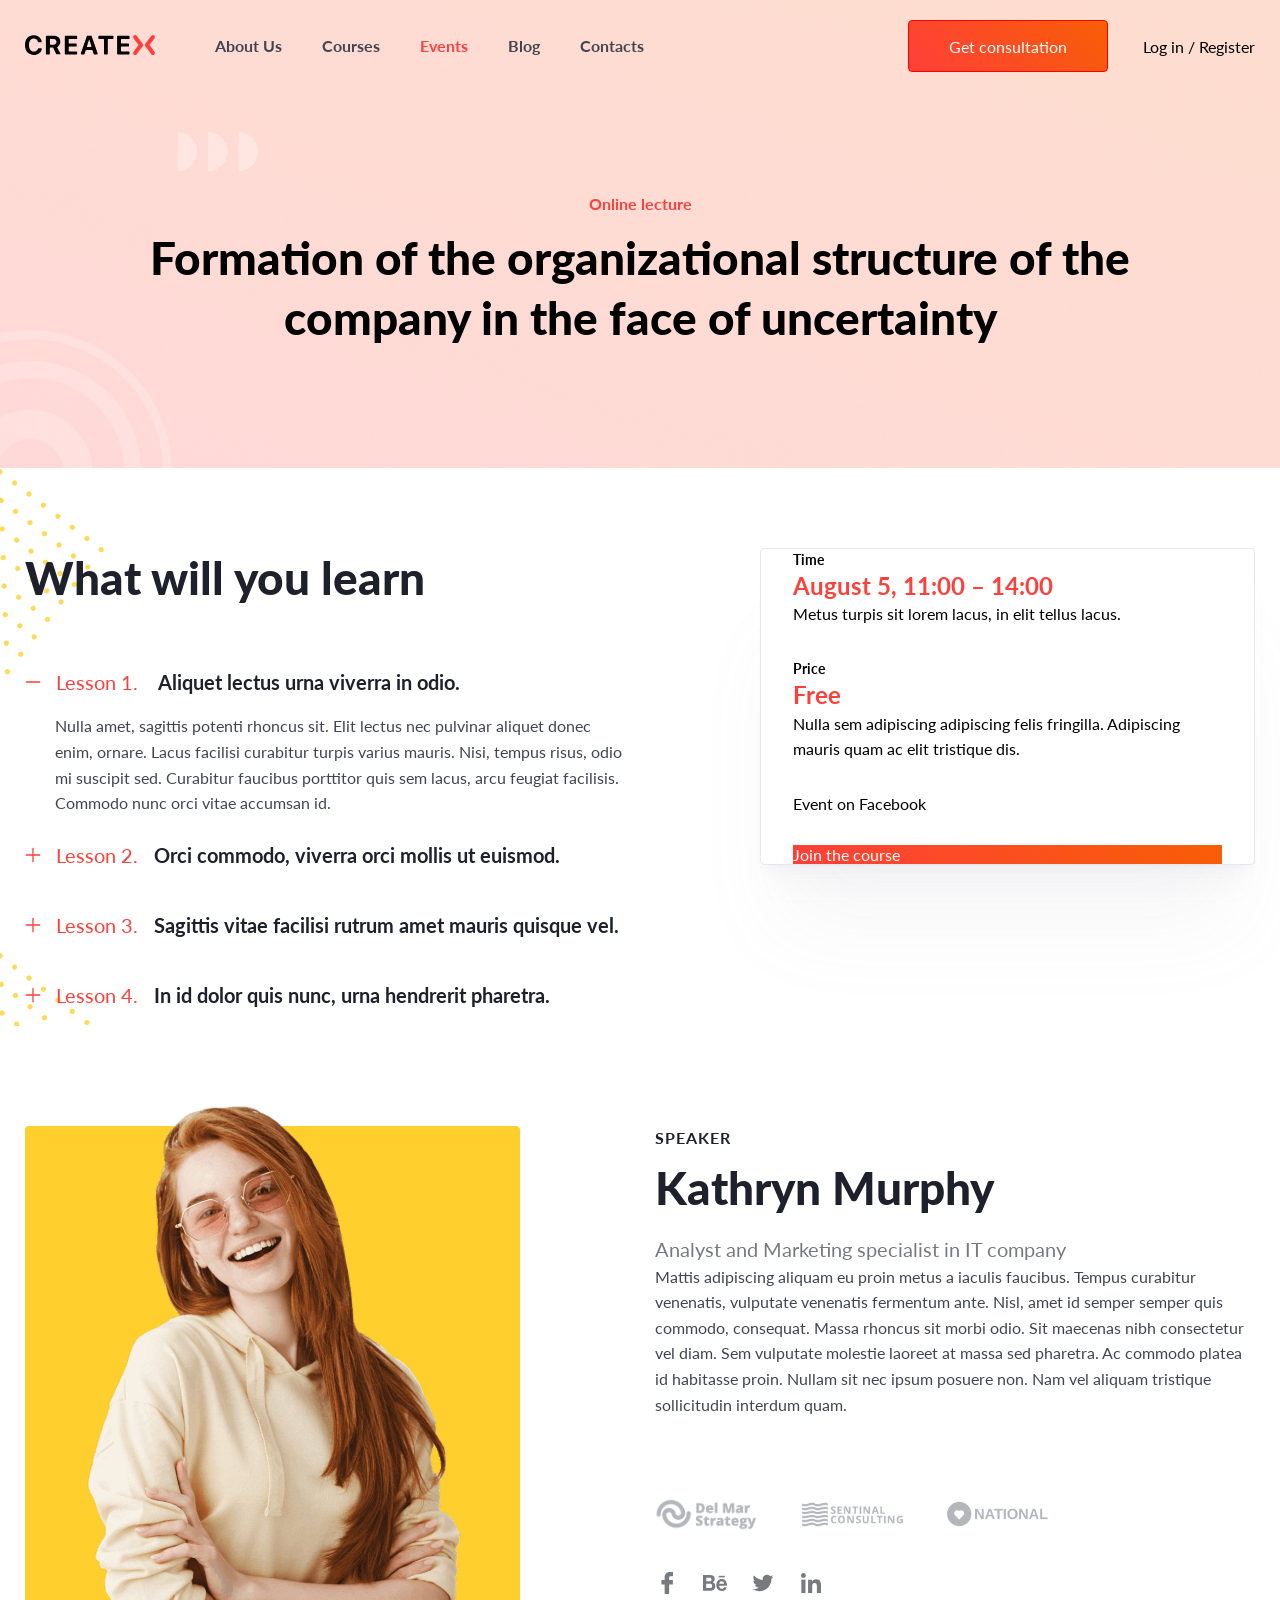
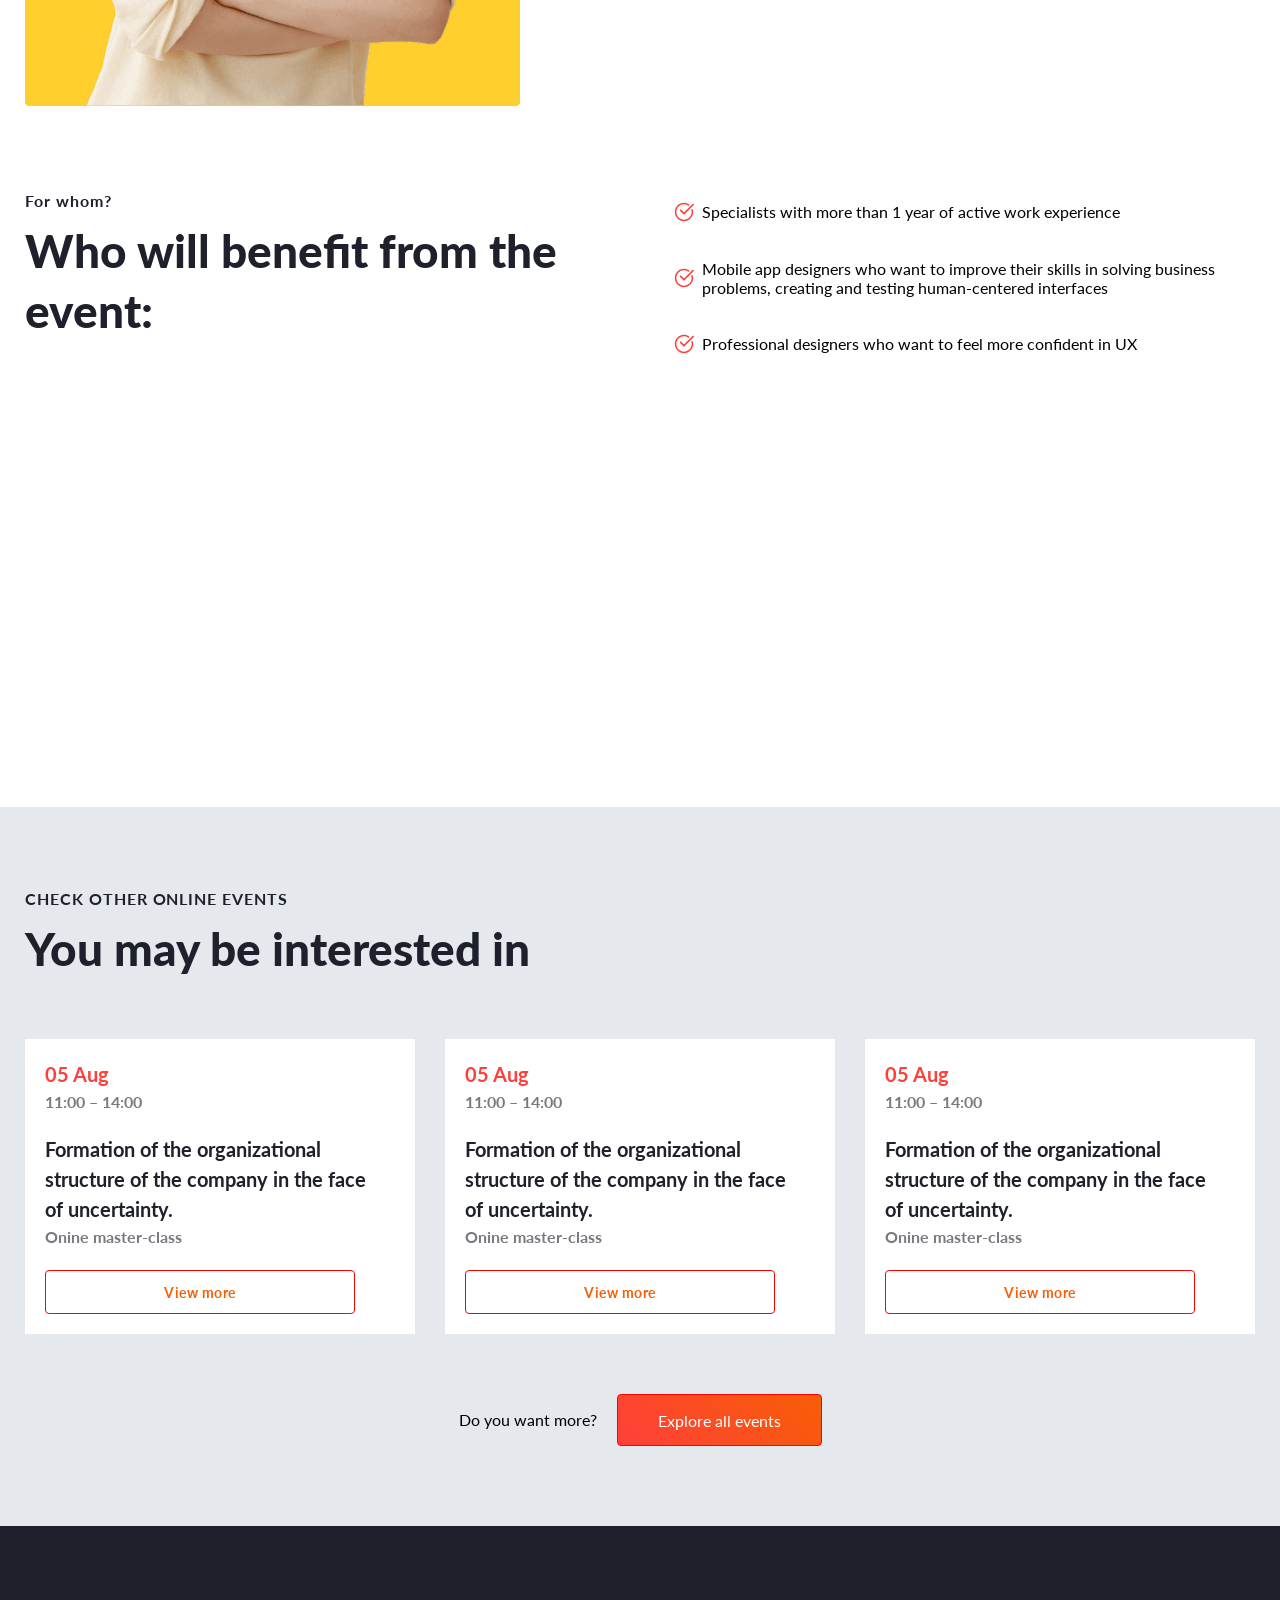
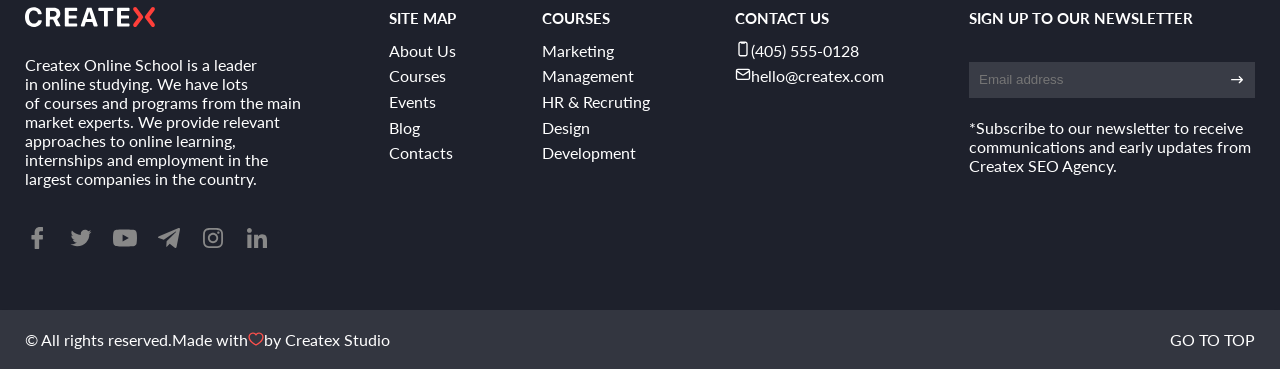
<file: event.html>
<!DOCTYPE html>
<html lang="en">

<head>
  <meta charset="UTF-8">
  <meta name="viewport" content="width=device-width, initial-scale=1.0">
  <title>Createx - single event</title>
  <link rel="stylesheet" href="https://cdn.jsdelivr.net/npm/swiper@11/swiper-bundle.min.css" />
  <link rel="stylesheet" href="css/main.css">
  <link rel="stylesheet" href="css/event.css">
</head>

<body>

  <header id="top" class="header">
    <div class="container">

      <div class="header_row">
        <div class="header_left">
          <div class="header_logo">
            <a href="index.html">
              <svg id="logo" width="130" height="22" viewBox="0 0 130 22" fill="none"
                xmlns="http://www.w3.org/2000/svg">
                <path
                  d="M0 11.1008C0 5.00078 3.3 1.30078 8.7 1.30078C12.8 1.30078 16.1 3.80078 16.7 7.50078C16.8 7.90078 16.5 8.20078 16.1 8.20078H13.5C13.2 8.20078 13 8.00078 12.9 7.70078C12.4 5.80078 10.8 4.60078 8.7 4.60078C5.8 4.60078 4 7.10078 4 11.1008C4 15.1008 5.8 17.6008 8.8 17.6008C10.9 17.6008 12.4 16.5008 13 14.7008C13.1 14.4008 13.3 14.2008 13.6 14.2008H16.2C16.6 14.2008 16.9 14.6008 16.8 14.9008C16.2 18.5008 13 20.9008 8.8 20.9008C3.3 20.9008 0 17.1008 0 11.1008Z" />
                <path
                  d="M24.2997 20.401H21.3997C21.0997 20.401 20.8997 20.201 20.8997 19.901V2.60104C20.8997 2.20104 21.2997 1.80104 21.6997 1.80104H28.6997C32.7997 1.80104 35.2997 4.10104 35.2997 7.70104C35.2997 9.80104 34.2997 11.701 32.5997 12.701C32.1997 12.901 32.0997 13.401 32.2997 13.701L35.3997 19.601C35.5997 19.901 35.2997 20.301 34.9997 20.301H31.6997C31.4997 20.301 31.2997 20.201 31.1997 20.001L28.2997 14.001C28.1997 13.701 27.8997 13.601 27.5997 13.601H25.2997C24.9997 13.601 24.7997 13.801 24.7997 14.101V20.001C24.8997 20.201 24.5997 20.401 24.2997 20.401ZM24.8997 10.201C24.8997 10.501 25.0997 10.701 25.3997 10.701H28.3997C30.3997 10.701 31.4997 9.60104 31.4997 7.80104C31.4997 6.00104 30.2997 4.90104 28.3997 4.90104H25.4997C25.1997 4.90104 24.9997 5.10104 24.9997 5.40104V10.201H24.8997Z" />
                <path
                  d="M51.4998 20.401H40.4998C40.0998 20.401 39.7998 20.101 39.7998 19.701V2.50104C39.7998 2.10104 40.0998 1.80104 40.4998 1.80104H51.4998C51.8998 1.80104 52.1998 2.10104 52.1998 2.50104V4.40104C52.1998 4.80104 51.8998 5.10104 51.4998 5.10104H44.1998C43.8998 5.10104 43.6998 5.30104 43.6998 5.60104V9.00104C43.6998 9.30104 43.8998 9.50104 44.1998 9.50104H50.9998C51.3998 9.50104 51.6998 9.80104 51.6998 10.201V11.901C51.6998 12.301 51.3998 12.601 50.9998 12.601H44.1998C43.8998 12.601 43.6998 12.801 43.6998 13.101V16.901C43.6998 17.201 43.8998 17.401 44.1998 17.401H51.4998C51.8998 17.401 52.1998 17.701 52.1998 18.101V20.001C52.1998 20.101 51.8998 20.401 51.4998 20.401Z" />
                <path
                  d="M66.9999 15.901H61.2999C60.9999 15.901 60.7999 16.101 60.6999 16.301L59.5999 20.001C59.4999 20.301 59.2999 20.401 58.9999 20.401H56.3999C55.9999 20.401 55.6999 20.001 55.7999 19.601L61.7999 2.20104C61.8999 2.00104 62.0999 1.80104 62.3999 1.80104H66.0999C66.3999 1.80104 66.5999 2.00104 66.6999 2.20104L72.6999 19.601C72.7999 20.001 72.4999 20.401 72.0999 20.401H69.1999C68.8999 20.401 68.6999 20.201 68.5999 20.001L67.4999 16.301C67.4999 16.101 67.1999 15.901 66.9999 15.901ZM62.0999 13.001H66.1999C66.3999 13.001 66.4999 12.801 66.4999 12.601L64.2999 5.60104H64.0999L61.8999 12.601C61.7999 12.801 61.8999 13.001 62.0999 13.001Z" />
                <path
                  d="M79.0001 19.7014V5.50143C79.0001 5.20143 78.8001 5.00143 78.5001 5.00143H74.1001C73.7001 5.00143 73.3001 4.70143 73.3001 4.20143V2.50143C73.3001 2.10143 73.6001 1.70143 74.1001 1.70143H87.7001C88.1001 1.70143 88.5001 2.00143 88.5001 2.50143V4.20143C88.5001 4.60143 88.2001 5.00143 87.7001 5.00143H83.3001C83.0001 5.00143 82.8001 5.20143 82.8001 5.50143V19.8014C82.8001 20.2014 82.5001 20.5014 82.1001 20.5014H79.6001C79.3001 20.4014 79.0001 20.1014 79.0001 19.7014Z" />
                <path
                  d="M103.8 20.401H92.7999C92.3999 20.401 92.0999 20.101 92.0999 19.701V2.50104C92.0999 2.10104 92.3999 1.80104 92.7999 1.80104H103.8C104.2 1.80104 104.5 2.10104 104.5 2.50104V4.40104C104.5 4.80104 104.2 5.10104 103.8 5.10104H96.4999C96.1999 5.10104 95.9999 5.30104 95.9999 5.60104V9.00104C95.9999 9.30104 96.1999 9.50104 96.4999 9.50104H103.3C103.7 9.50104 104 9.80104 104 10.201V11.901C104 12.301 103.7 12.601 103.3 12.601H96.4999C96.1999 12.601 95.9999 12.801 95.9999 13.101V16.901C95.9999 17.201 96.1999 17.401 96.4999 17.401H103.8C104.2 17.401 104.5 17.701 104.5 18.101V20.001C104.5 20.101 104.2 20.401 103.8 20.401Z" />
                <path
                  d="M117.7 9.7L111.5 1.6C111.1 1.2 110.6 1 110.1 1C109.6 1 109.1 1.2 108.7 1.6C108 2.4 108 3.6 108.7 4.4L113.6 11L108.7 17.6C108 18.4 108 19.6 108.7 20.4C109.1 20.8 109.6 21 110.1 21C110.6 21 111.1 20.8 111.5 20.4L117.7 12.3C118.4 11.7 118.4 10.5 117.7 9.7Z"
                  fill="#FF3F3A" />
                <path
                  d="M120.343 9.7L126.543 1.6C126.943 1.2 127.443 1 127.943 1C128.443 1 128.943 1.2 129.343 1.6C130.043 2.4 130.043 3.6 129.343 4.4L124.443 11L129.343 17.6C130.043 18.4 130.043 19.6 129.343 20.4C128.943 20.8 128.443 21 127.943 21C127.443 21 126.943 20.8 126.543 20.4L120.343 12.3C119.643 11.7 119.643 10.5 120.343 9.7Z"
                  fill="#FF3F3A" />
              </svg></a>
          </div>
          <nav class="header_nav">
            <ul>
              <li><a href="about.html">About Us</a></li>
              <li><a href="courses.html">Courses</a></li>
              <li><a class="active" href="events.html">Events</a></li>
              <li><a href="blog.html">Blog</a></li>
              <li><a href="contacts.html">Contacts</a></li>
            </ul>
          </nav>
        </div>

        <div class="header_links">
          <a class="btn_fill" href="#!">Get consultation</a>
          <a href="#!">Log in / Register</a>
        </div>
      </div>

      <div class="header_hero">

        <div class="hero_subtitle">Online lecture</div>
        <div class="hero_title">Formation of the organizational structure of the company in the face of uncertainty
        </div>


      </div>

    </div>
  </header>



  <section class="about">
    <div class="container">
      <div class="about_row">
        <div class="about_left">

          <div class="program_title">What will you learn</div>

          <div class="program_details_items">

            <details class="program_details" open>
              <summary class="program_summary"><span>Lesson 1.</span> Aliquet lectus urna viverra in odio.</summary>
              <p>
                Nulla amet, sagittis potenti rhoncus sit. Elit lectus nec pulvinar aliquet donec enim, ornare.
                Lacus facilisi curabitur turpis varius mauris. Nisi, tempus risus, odio mi suscipit sed.
                Curabitur faucibus porttitor quis sem lacus, arcu feugiat facilisis. Commodo nunc orci vitae
                accumsan id.
              </p>
            </details>

            <details class="program_details">
              <summary class="program_summary"><span>Lesson 2.</span>Orci commodo, viverra orci mollis ut euismod.
              </summary>
              <p>
                Lorem ipsum dolor sit amet consectetur adipisicing elit. In expedita explicabo autem tenetur,
                perspiciatis
                voluptatem? Quis sit commodi fugiat quaerat mollitia adipisci tempore deserunt repellat consectetur,
                accusamus
                doloremque facilis eaque atque iure veniam facere animi! Animi nostrum eveniet voluptate quam est
                aliquid!
                Laudantium maiores, iusto quaerat quo provident officiis cum!
              </p>
            </details>

            <details class="program_details">
              <summary class="program_summary"><span>Lesson 3.</span>Sagittis vitae facilisi rutrum amet mauris quisque
                vel.
              </summary>
              <p>
                Lorem ipsum, dolor sit amet consectetur adipisicing elit. Beatae eos quam assumenda nemo reiciendis!
                Nostrum,
                distinctio soluta est sit voluptates beatae dolore voluptate aperiam. Sunt laborum, delectus, impedit
                reprehenderit deserunt iusto cum, ipsum voluptatem at eaque inventore. Dolorum neque iusto tempore
                fugit,
                perferendis autem voluptate pariatur rerum asperiores repudiandae voluptas.
              </p>
            </details>
            <details class="program_details">
              <summary class="program_summary"><span>Lesson 4.</span>In id dolor quis nunc, urna hendrerit pharetra.
              </summary>
              <p>
                Lorem ipsum dolor sit, amet consectetur adipisicing elit. Facilis aliquam, rem quo id perferendis odio
                hic!
                Eos
                enim labore voluptates ad ipsum iure nisi ab, eligendi, laudantium cum nam ipsa maxime saepe placeat
                tempora,
                illo fuga culpa hic nesciunt perspiciatis illum corrupti vitae reiciendis adipisci. Laboriosam assumenda
                excepturi eius natus?
              </p>
            </details>


          </div>
        </div>
        <div class="about_right">
          <div class="course_details">

            <div class="course_details_item">
              <div class="details_title">Time</div>
              <div class="details_info">August 5, 11:00 – 14:00</div>
              <div class="details_desc">Metus turpis sit lorem lacus, in elit tellus lacus.</div>
            </div>
            <div class="course_details_item">
              <div class="details_title">Price</div>
              <div class="details_info">Free</div>
              <div class="details_desc">Nulla sem adipiscing adipiscing felis fringilla. Adipiscing mauris quam ac elit
                tristique dis.</div>
            </div>
            <div class="course_details_item">
              <a href="">Event on Facebook</a>
            </div>
            <div class="course_details_item">
              <div class="course_details_btn btn_fill">Join the course</div>
            </div>

          </div>
        </div>


      </div>
  </section>

  <main class="main">
    <div class="container">

      <div class="curator">
        <div class="curator_row">
          <div class="curator_left">
            <img src="images/speaker-image.png" alt="">
          </div>
          <div class="curator_right">
            <div class="curator_subtitle">Speaker</div>
            <div class="curator_title">Kathryn Murphy</div>
            <div class="curator_position">Analyst and Marketing specialist in IT company</div>


            <div class="curator_desc">Mattis adipiscing aliquam eu proin metus a iaculis faucibus. Tempus curabitur
              venenatis, vulputate venenatis fermentum
              ante. Nisl, amet id semper semper quis commodo, consequat. Massa rhoncus sit morbi odio. Sit maecenas nibh
              consectetur
              vel diam. Sem vulputate molestie laoreet at massa sed pharetra. Ac commodo platea id habitasse proin.
              Nullam sit nec
              ipsum posuere non. Nam vel aliquam tristique sollicitudin interdum quam.</div>

            <div class="curator_summary">
              <img src="images/dms.svg" alt="">
              <img src="images/sc.svg" alt="">
              <img src="images/nat.svg" alt="">
            </div>

            <div class="curator_social">

              <svg id="curator_social_icon" width="24" height="24" viewBox="0 0 24 24" fill="none"
                xmlns="http://www.w3.org/2000/svg">
                <path
                  d="M17.5628 1.00458L14.7856 1C11.6654 1 9.64903 3.12509 9.64903 6.41423V8.91055H6.85662C6.61532 8.91055 6.41992 9.1115 6.41992 9.35937V12.9763C6.41992 13.2241 6.61554 13.4249 6.85662 13.4249H9.64903V22.5514C9.64903 22.7993 9.84443 23 10.0857 23H13.729C13.9703 23 14.1657 22.799 14.1657 22.5514V13.4249H17.4307C17.672 13.4249 17.8674 13.2241 17.8674 12.9763L17.8688 9.35937C17.8688 9.24036 17.8226 9.12638 17.7409 9.04215C17.6591 8.95793 17.5477 8.91055 17.4318 8.91055H14.1657V6.79439C14.1657 5.77728 14.4017 5.26094 15.6915 5.26094L17.5624 5.26025C17.8035 5.26025 17.9989 5.0593 17.9989 4.81166V1.45317C17.9989 1.20576 17.8037 1.00504 17.5628 1.00458Z" />
              </svg>

              <svg id="curator_social_icon" width="24" height="24" viewBox="0 0 24 24" fill="none"
                xmlns="http://www.w3.org/2000/svg">
                <g clip-path="url(#clip0_2492_17701)">
                  <path
                    d="M12.3652 15.1437C12.3652 13.1724 11.486 11.7153 9.66971 11.1692C10.9949 10.4961 11.6861 9.47637 11.6861 7.8902C11.6861 4.76268 9.49368 4 6.96423 4H0V19.7027H7.15926C9.84374 19.7027 12.3652 18.3341 12.3652 15.1437ZM3.24657 6.68058H6.29311C7.46432 6.68058 8.51851 7.03045 8.51851 8.47475C8.51851 9.8081 7.69836 10.3446 6.53816 10.3446H3.24657V6.68058ZM3.24557 17.036V12.7116H6.7842C8.21345 12.7116 9.11761 13.3452 9.11761 14.9538C9.11761 16.54 8.03842 17.036 6.71719 17.036H3.24557Z" />
                  <path
                    d="M18.7993 20C21.3537 20 23.008 18.7765 23.8041 16.1759H21.2117C20.9326 17.1466 19.7824 17.6597 18.8903 17.6597C17.169 17.6597 16.2648 16.5877 16.2648 14.7658H23.9792C24.2232 11.1198 22.3189 8.01257 18.7983 8.01257C15.5387 8.01257 13.3263 10.6174 13.3263 14.0297C13.3263 17.5711 15.4227 20 18.7993 20ZM18.7073 10.3721C20.1825 10.3721 20.9246 11.2937 21.0487 12.8009H16.2688C16.3658 11.3065 17.299 10.3721 18.7073 10.3721Z" />
                  <path d="M15.6701 4.82507H21.6591V6.37177H15.6701V4.82507Z" />
                </g>
                <defs>
                  <clipPath id="clip0_2492_17701">
                    <rect width="24" height="24" fill="white" />
                  </clipPath>
                </defs>
              </svg>

              <svg id="curator_social_icon" width="24" height="24" viewBox="0 0 24 24" fill="none"
                xmlns="http://www.w3.org/2000/svg">
                <path
                  d="M22.5 5.77233C21.7271 6.10027 20.8978 6.32267 20.0264 6.42196C20.9161 5.91181 21.5972 5.10263 21.92 4.1414C21.0854 4.61383 20.1642 4.95688 19.1826 5.14285C18.3966 4.33994 17.2785 3.83984 16.0384 3.83984C13.6593 3.83984 11.7303 5.68691 11.7303 7.9637C11.7303 8.2866 11.7683 8.60199 11.8418 8.90357C8.26201 8.73141 5.08768 7.08917 2.96314 4.59372C2.59176 5.20189 2.38049 5.91053 2.38049 6.66697C2.38049 8.09814 3.14161 9.36093 4.2964 10.0997C3.5904 10.0771 2.92639 9.89116 2.34508 9.58205V9.63357C2.34508 11.6314 3.83056 13.2988 5.80024 13.6783C5.43936 13.7713 5.05882 13.8228 4.66514 13.8228C4.38696 13.8228 4.11794 13.7964 3.85417 13.7461C4.40267 15.3859 5.99315 16.5783 7.87756 16.611C6.40388 17.7167 4.54573 18.3739 2.52749 18.3739C2.17976 18.3739 1.83724 18.3537 1.5 18.3173C3.40671 19.4896 5.67036 20.1732 8.10327 20.1732C16.028 20.1732 20.3597 13.8881 20.3597 8.43741L20.3453 7.90341C21.1917 7.32537 21.9239 6.59912 22.5 5.77233Z" />
              </svg>

              <svg id="curator_social_icon" width="24" height="24" viewBox="0 0 24 24" fill="none"
                xmlns="http://www.w3.org/2000/svg">
                <path
                  d="M21.995 22L22 21.9992V14.6642C22 11.0758 21.2275 8.31167 17.0325 8.31167C15.0158 8.31167 13.6625 9.41833 13.11 10.4675H13.0517V8.64667H9.07416V21.9992H13.2158V15.3875C13.2158 13.6467 13.5458 11.9633 15.7017 11.9633C17.8258 11.9633 17.8575 13.95 17.8575 15.4992V22H21.995Z" />
                <path d="M2.32999 8.6475H6.47666V22H2.32999V8.6475Z" />
                <path
                  d="M4.40167 2C3.07583 2 2 3.07583 2 4.40167C2 5.7275 3.07583 6.82583 4.40167 6.82583C5.7275 6.82583 6.80333 5.7275 6.80333 4.40167C6.8025 3.07583 5.72667 2 4.40167 2Z" />
              </svg>






            </div>
          </div>
        </div>
      </div>

      <div class="benefits">
        <div class="benefits_heading">
          <div class="benefits_subtitle">For whom?</div>
          <div class="benefits_title">Who will benefit from the event:</div>
        </div>
        <div class="benefits_items">
          <div class="benefits_item"><img src="images/check.svg" alt="">
            Specialists with more than 1 year of active work experience</div>
          <div class="benefits_item"><img src="images/check.svg" alt="">
            Mobile app designers who want to improve their skills in solving business problems, creating and testing
            human-centered
            interfaces</div>
          <div class="benefits_item"><img src="images/check.svg" alt="">
            Professional designers who want to feel more confident in UX</div>
        </div>
      </div>

    </div>

  </main>

  <section class="related">
    <div class="container">
      <div class="related_subtitle">Check other online events</div>
      <div class="related_title">You may be interested in</div>

      <div class="related_items grid-view">
        <div class="related_item grid-view">
          <div class="event_item_date">
            <!-- <div class="event_day_part">05</div> -->
            <div class="event_time_part">
              <div class="event_month">05 Aug</div>
              <div class="event_time">11:00 – 14:00</div>
            </div>
          </div>
          <div class="event_item_text">
            <div class="event_text">Formation of the organizational structure of the company in the face of
              uncertainty.</div>
            <div class="event_desc">Onine master-class</div>

          </div>
          <div class="event_item_btn btn"><a href="event.html" target="_blank">View more</a></div>
        </div>
        <div class="related_item grid-view">
          <div class="event_item_date">
            <!-- <div class="event_day_part">05</div> -->
            <div class="event_time_part">
              <div class="event_month">05 Aug</div>
              <div class="event_time">11:00 – 14:00</div>
            </div>
          </div>
          <div class="event_item_text">
            <div class="event_text">Formation of the organizational structure of the company in the face of
              uncertainty.</div>
            <div class="event_desc">Onine master-class</div>

          </div>
          <div class="event_item_btn btn"><a href="event.html" target="_blank">View more</a></div>
        </div>
        <div class="related_item grid-view">
          <div class="event_item_date">
            <!-- <div class="event_day_part">05</div> -->
            <div class="event_time_part">
              <div class="event_month">05 Aug</div>
              <div class="event_time">11:00 – 14:00</div>
            </div>
          </div>
          <div class="event_item_text">
            <div class="event_text">Formation of the organizational structure of the company in the face of
              uncertainty.</div>
            <div class="event_desc">Onine master-class</div>

          </div>
          <div class="event_item_btn btn"><a href="event.html" target="_blank">View more</a></div>
        </div>
      </div>

      <div class="related_link">
        <div>Do you want more?</div>
        <div class="events_btn btn_fill">Explore all events</div>
      </div>
    </div>
  </section>

  <footer class="footer">
    <div class="container">
      <div class="footer_row">
        <div class="footer_left">
          <div class="footer_logo">
            <a href="index.html">
              <svg id="logof" width="130" height="22" viewBox="0 0 130 22" fill="none"
                xmlns="http://www.w3.org/2000/svg">
                <path
                  d="M0 11.1008C0 5.00078 3.3 1.30078 8.7 1.30078C12.8 1.30078 16.1 3.80078 16.7 7.50078C16.8 7.90078 16.5 8.20078 16.1 8.20078H13.5C13.2 8.20078 13 8.00078 12.9 7.70078C12.4 5.80078 10.8 4.60078 8.7 4.60078C5.8 4.60078 4 7.10078 4 11.1008C4 15.1008 5.8 17.6008 8.8 17.6008C10.9 17.6008 12.4 16.5008 13 14.7008C13.1 14.4008 13.3 14.2008 13.6 14.2008H16.2C16.6 14.2008 16.9 14.6008 16.8 14.9008C16.2 18.5008 13 20.9008 8.8 20.9008C3.3 20.9008 0 17.1008 0 11.1008Z" />
                <path
                  d="M24.2997 20.401H21.3997C21.0997 20.401 20.8997 20.201 20.8997 19.901V2.60104C20.8997 2.20104 21.2997 1.80104 21.6997 1.80104H28.6997C32.7997 1.80104 35.2997 4.10104 35.2997 7.70104C35.2997 9.80104 34.2997 11.701 32.5997 12.701C32.1997 12.901 32.0997 13.401 32.2997 13.701L35.3997 19.601C35.5997 19.901 35.2997 20.301 34.9997 20.301H31.6997C31.4997 20.301 31.2997 20.201 31.1997 20.001L28.2997 14.001C28.1997 13.701 27.8997 13.601 27.5997 13.601H25.2997C24.9997 13.601 24.7997 13.801 24.7997 14.101V20.001C24.8997 20.201 24.5997 20.401 24.2997 20.401ZM24.8997 10.201C24.8997 10.501 25.0997 10.701 25.3997 10.701H28.3997C30.3997 10.701 31.4997 9.60104 31.4997 7.80104C31.4997 6.00104 30.2997 4.90104 28.3997 4.90104H25.4997C25.1997 4.90104 24.9997 5.10104 24.9997 5.40104V10.201H24.8997Z" />
                <path
                  d="M51.4998 20.401H40.4998C40.0998 20.401 39.7998 20.101 39.7998 19.701V2.50104C39.7998 2.10104 40.0998 1.80104 40.4998 1.80104H51.4998C51.8998 1.80104 52.1998 2.10104 52.1998 2.50104V4.40104C52.1998 4.80104 51.8998 5.10104 51.4998 5.10104H44.1998C43.8998 5.10104 43.6998 5.30104 43.6998 5.60104V9.00104C43.6998 9.30104 43.8998 9.50104 44.1998 9.50104H50.9998C51.3998 9.50104 51.6998 9.80104 51.6998 10.201V11.901C51.6998 12.301 51.3998 12.601 50.9998 12.601H44.1998C43.8998 12.601 43.6998 12.801 43.6998 13.101V16.901C43.6998 17.201 43.8998 17.401 44.1998 17.401H51.4998C51.8998 17.401 52.1998 17.701 52.1998 18.101V20.001C52.1998 20.101 51.8998 20.401 51.4998 20.401Z" />
                <path
                  d="M66.9999 15.901H61.2999C60.9999 15.901 60.7999 16.101 60.6999 16.301L59.5999 20.001C59.4999 20.301 59.2999 20.401 58.9999 20.401H56.3999C55.9999 20.401 55.6999 20.001 55.7999 19.601L61.7999 2.20104C61.8999 2.00104 62.0999 1.80104 62.3999 1.80104H66.0999C66.3999 1.80104 66.5999 2.00104 66.6999 2.20104L72.6999 19.601C72.7999 20.001 72.4999 20.401 72.0999 20.401H69.1999C68.8999 20.401 68.6999 20.201 68.5999 20.001L67.4999 16.301C67.4999 16.101 67.1999 15.901 66.9999 15.901ZM62.0999 13.001H66.1999C66.3999 13.001 66.4999 12.801 66.4999 12.601L64.2999 5.60104H64.0999L61.8999 12.601C61.7999 12.801 61.8999 13.001 62.0999 13.001Z" />
                <path
                  d="M79.0001 19.7014V5.50143C79.0001 5.20143 78.8001 5.00143 78.5001 5.00143H74.1001C73.7001 5.00143 73.3001 4.70143 73.3001 4.20143V2.50143C73.3001 2.10143 73.6001 1.70143 74.1001 1.70143H87.7001C88.1001 1.70143 88.5001 2.00143 88.5001 2.50143V4.20143C88.5001 4.60143 88.2001 5.00143 87.7001 5.00143H83.3001C83.0001 5.00143 82.8001 5.20143 82.8001 5.50143V19.8014C82.8001 20.2014 82.5001 20.5014 82.1001 20.5014H79.6001C79.3001 20.4014 79.0001 20.1014 79.0001 19.7014Z" />
                <path
                  d="M103.8 20.401H92.7999C92.3999 20.401 92.0999 20.101 92.0999 19.701V2.50104C92.0999 2.10104 92.3999 1.80104 92.7999 1.80104H103.8C104.2 1.80104 104.5 2.10104 104.5 2.50104V4.40104C104.5 4.80104 104.2 5.10104 103.8 5.10104H96.4999C96.1999 5.10104 95.9999 5.30104 95.9999 5.60104V9.00104C95.9999 9.30104 96.1999 9.50104 96.4999 9.50104H103.3C103.7 9.50104 104 9.80104 104 10.201V11.901C104 12.301 103.7 12.601 103.3 12.601H96.4999C96.1999 12.601 95.9999 12.801 95.9999 13.101V16.901C95.9999 17.201 96.1999 17.401 96.4999 17.401H103.8C104.2 17.401 104.5 17.701 104.5 18.101V20.001C104.5 20.101 104.2 20.401 103.8 20.401Z" />
                <path
                  d="M117.7 9.7L111.5 1.6C111.1 1.2 110.6 1 110.1 1C109.6 1 109.1 1.2 108.7 1.6C108 2.4 108 3.6 108.7 4.4L113.6 11L108.7 17.6C108 18.4 108 19.6 108.7 20.4C109.1 20.8 109.6 21 110.1 21C110.6 21 111.1 20.8 111.5 20.4L117.7 12.3C118.4 11.7 118.4 10.5 117.7 9.7Z"
                  fill="#FF3F3A" />
                <path
                  d="M120.343 9.7L126.543 1.6C126.943 1.2 127.443 1 127.943 1C128.443 1 128.943 1.2 129.343 1.6C130.043 2.4 130.043 3.6 129.343 4.4L124.443 11L129.343 17.6C130.043 18.4 130.043 19.6 129.343 20.4C128.943 20.8 128.443 21 127.943 21C127.443 21 126.943 20.8 126.543 20.4L120.343 12.3C119.643 11.7 119.643 10.5 120.343 9.7Z"
                  fill="#FF3F3A" />
              </svg></a>
          </div>
          <p>Createx Online School is a leader in online studying. We have lots of courses and programs from the main
            market experts.
            We provide relevant approaches to online learning, internships and employment in the largest companies
            in the country.</p>
          <div class="footer_social">
            <svg id="footer_social_icon" width="24" height="24" viewBox="0 0 24 24" fill="none"
              xmlns="http://www.w3.org/2000/svg">
              <path
                d="M17.5628 1.00458L14.7856 1C11.6654 1 9.64903 3.12509 9.64903 6.41423V8.91055H6.85662C6.61532 8.91055 6.41992 9.1115 6.41992 9.35937V12.9763C6.41992 13.2241 6.61554 13.4249 6.85662 13.4249H9.64903V22.5514C9.64903 22.7993 9.84443 23 10.0857 23H13.729C13.9703 23 14.1657 22.799 14.1657 22.5514V13.4249H17.4307C17.672 13.4249 17.8674 13.2241 17.8674 12.9763L17.8688 9.35937C17.8688 9.24036 17.8226 9.12638 17.7409 9.04215C17.6591 8.95793 17.5477 8.91055 17.4318 8.91055H14.1657V6.79439C14.1657 5.77728 14.4017 5.26094 15.6915 5.26094L17.5624 5.26025C17.8035 5.26025 17.9989 5.0593 17.9989 4.81166V1.45317C17.9989 1.20576 17.8037 1.00504 17.5628 1.00458Z" />
            </svg>

            <svg id="footer_social_icon" width="24" height="24" viewBox="0 0 24 24" fill="none"
              xmlns="http://www.w3.org/2000/svg">
              <path
                d="M22.5 5.77233C21.7271 6.10027 20.8978 6.32267 20.0264 6.42196C20.9161 5.91181 21.5972 5.10263 21.92 4.1414C21.0854 4.61383 20.1642 4.95688 19.1826 5.14285C18.3966 4.33994 17.2785 3.83984 16.0384 3.83984C13.6593 3.83984 11.7303 5.68691 11.7303 7.9637C11.7303 8.2866 11.7683 8.60199 11.8418 8.90357C8.26201 8.73141 5.08768 7.08917 2.96314 4.59372C2.59176 5.20189 2.38049 5.91053 2.38049 6.66697C2.38049 8.09814 3.14161 9.36093 4.2964 10.0997C3.5904 10.0771 2.92639 9.89116 2.34508 9.58205V9.63357C2.34508 11.6314 3.83056 13.2988 5.80024 13.6783C5.43936 13.7713 5.05882 13.8228 4.66514 13.8228C4.38696 13.8228 4.11794 13.7964 3.85417 13.7461C4.40267 15.3859 5.99315 16.5783 7.87756 16.611C6.40388 17.7167 4.54573 18.3739 2.52749 18.3739C2.17976 18.3739 1.83724 18.3537 1.5 18.3173C3.40671 19.4896 5.67036 20.1732 8.10327 20.1732C16.028 20.1732 20.3597 13.8881 20.3597 8.43741L20.3453 7.90341C21.1917 7.32537 21.9239 6.59912 22.5 5.77233Z" />
            </svg>

            <svg id="footer_social_icon" width="24" height="24" viewBox="0 0 24 24" fill="none"
              xmlns="http://www.w3.org/2000/svg">
              <path fill-rule="evenodd" clip-rule="evenodd"
                d="M21.3903 4.11358C22.4182 4.39044 23.2288 5.20086 23.5055 6.22899C24.0197 8.10691 23.9999 12.0213 23.9999 12.0213C23.9999 12.0213 23.9999 15.9158 23.5057 17.7939C23.2288 18.8218 22.4184 19.6324 21.3903 19.9091C19.5122 20.4035 12 20.4035 12 20.4035C12 20.4035 4.50731 20.4035 2.60961 19.8895C1.58148 19.6127 0.771054 18.802 0.4942 17.7741C0 15.9158 0 12.0015 0 12.0015C0 12.0015 0 8.10691 0.4942 6.22899C0.770871 5.20104 1.60125 4.37066 2.60943 4.09399C4.48753 3.59961 11.9998 3.59961 11.9998 3.59961C11.9998 3.59961 19.5122 3.59961 21.3903 4.11358ZM15.8549 12.0016L9.60788 15.5996V8.40355L15.8549 12.0016Z" />
            </svg>

            <svg id="footer_social_icon" width="24" height="24" viewBox="0 0 24 24" fill="none"
              xmlns="http://www.w3.org/2000/svg">
              <path
                d="M9.63262 15.1813L9.2687 20.7653C9.78938 20.7653 10.0149 20.5213 10.2853 20.2283L12.7264 17.6833L17.7847 21.7243C18.7124 22.2883 19.366 21.9913 19.6163 20.7933L22.9365 3.8214L22.9374 3.8204C23.2317 2.3244 22.4415 1.73941 21.5377 2.1064L2.02135 10.2574C0.689406 10.8214 0.709573 11.6314 1.79493 11.9984L6.78447 13.6913L18.3742 5.78039C18.9196 5.38639 19.4155 5.60439 19.0076 5.99839L9.63262 15.1813Z" />
            </svg>

            <svg id="footer_social_icon" width="24" height="24" viewBox="0 0 24 24" fill="none"
              xmlns="http://www.w3.org/2000/svg">
              <path
                d="M21.9804 7.88005C21.9336 6.81738 21.7617 6.0868 21.5156 5.45374C21.2616 4.78176 20.8709 4.18014 20.359 3.68002C19.8589 3.1721 19.2533 2.77743 18.5891 2.52745C17.9524 2.28127 17.2256 2.10943 16.163 2.06257C15.0923 2.01175 14.7525 2 12.0371 2C9.32172 2 8.98185 2.01175 7.9152 2.05861C6.85253 2.10546 6.12195 2.27746 5.48904 2.52348C4.81692 2.77743 4.2153 3.16814 3.71517 3.68002C3.20726 4.18014 2.81274 4.78573 2.5626 5.44992C2.31643 6.0868 2.14458 6.81341 2.09773 7.87609C2.04691 8.9467 2.03516 9.28658 2.03516 12.002C2.03516 14.7173 2.04691 15.0572 2.09376 16.1239C2.14061 17.1865 2.31261 17.9171 2.55879 18.5502C2.81274 19.2221 3.20726 19.8238 3.71517 20.3239C4.2153 20.8318 4.82088 21.2265 5.48507 21.4765C6.12195 21.7226 6.84856 21.8945 7.91139 21.9413C8.97788 21.9883 9.31791 21.9999 12.0333 21.9999C14.7486 21.9999 15.0885 21.9883 16.1552 21.9413C17.2178 21.8945 17.9484 21.7226 18.5813 21.4765C19.9254 20.9568 20.9881 19.8941 21.5078 18.5502C21.7538 17.9133 21.9258 17.1865 21.9726 16.1239C22.0195 15.0572 22.0312 14.7173 22.0312 12.002C22.0312 9.28658 22.0273 8.9467 21.9804 7.88005ZM20.1794 16.0457C20.1364 17.0225 19.9723 17.5499 19.8355 17.9015C19.4995 18.7728 18.808 19.4643 17.9367 19.8004C17.585 19.9372 17.0538 20.1012 16.0808 20.1441C15.026 20.1911 14.7096 20.2027 12.0411 20.2027C9.37255 20.2027 9.0522 20.1911 8.00113 20.1441C7.02437 20.1012 6.49693 19.9372 6.1453 19.8004C5.71171 19.6402 5.31704 19.3862 4.9967 19.0541C4.6646 18.7298 4.41065 18.3391 4.2504 17.9055C4.11365 17.5539 3.94959 17.0225 3.9067 16.0497C3.8597 14.9948 3.8481 14.6783 3.8481 12.0097C3.8481 9.34122 3.8597 9.02087 3.9067 7.96995C3.94959 6.99319 4.11365 6.46575 4.2504 6.11412C4.41065 5.68038 4.6646 5.28586 5.00067 4.96536C5.32483 4.63327 5.71553 4.37931 6.14927 4.21921C6.5009 4.08247 7.03231 3.9184 8.00509 3.87537C9.05999 3.82851 9.37652 3.81676 12.0449 3.81676C14.7174 3.81676 15.0337 3.82851 16.0848 3.87537C17.0616 3.9184 17.589 4.08247 17.9406 4.21921C18.3742 4.37931 18.7689 4.63327 19.0892 4.96536C19.4213 5.28967 19.6753 5.68038 19.8355 6.11412C19.9723 6.46575 20.1364 6.99701 20.1794 7.96995C20.2262 9.02484 20.238 9.34122 20.238 12.0097C20.238 14.6783 20.2262 14.9908 20.1794 16.0457Z" />
              <path
                d="M12.0371 6.86423C9.20069 6.86423 6.89937 9.1654 6.89937 12.002C6.89937 14.8385 9.20069 17.1397 12.0371 17.1397C14.8736 17.1397 17.1748 14.8385 17.1748 12.002C17.1748 9.1654 14.8736 6.86423 12.0371 6.86423ZM12.0371 15.3347C10.197 15.3347 8.70438 13.8422 8.70438 12.002C8.70438 10.1617 10.197 8.66924 12.0371 8.66924C13.8774 8.66924 15.3698 10.1617 15.3698 12.002C15.3698 13.8422 13.8774 15.3347 12.0371 15.3347Z" />
              <path
                d="M18.5776 6.6611C18.5776 7.32346 18.0405 7.86053 17.378 7.86053C16.7156 7.86053 16.1785 7.32346 16.1785 6.6611C16.1785 5.99858 16.7156 5.46167 17.378 5.46167C18.0405 5.46167 18.5776 5.99858 18.5776 6.6611Z" />
            </svg>

            <svg id="footer_social_icon" width="24" height="24" viewBox="0 0 24 24" fill="none"
              xmlns="http://www.w3.org/2000/svg">
              <path
                d="M21.995 22L22 21.9992V14.6642C22 11.0758 21.2275 8.31167 17.0325 8.31167C15.0158 8.31167 13.6625 9.41833 13.11 10.4675H13.0517V8.64667H9.07416V21.9992H13.2158V15.3875C13.2158 13.6467 13.5458 11.9633 15.7017 11.9633C17.8258 11.9633 17.8575 13.95 17.8575 15.4992V22H21.995Z" />
              <path d="M2.32999 8.6475H6.47666V22H2.32999V8.6475Z" />
              <path
                d="M4.40167 2C3.07583 2 2 3.07583 2 4.40167C2 5.7275 3.07583 6.82583 4.40167 6.82583C5.7275 6.82583 6.80333 5.7275 6.80333 4.40167C6.8025 3.07583 5.72667 2 4.40167 2Z" />
            </svg>

          </div>

        </div>
        <nav class="footer_nav">
          <div class="nav_title">Site map</div>
          <ul>
            <li><a href="about.html">About Us</a></li>
            <li><a href="courses.html">Courses</a></li>
            <li><a href="events.html">Events</a></li>
            <li><a href="blog.html">Blog</a></li>
            <li><a href="contacts.html">Contacts</a></li>
          </ul>
        </nav>

        <nav class="footer_nav">
          <div class="nav_title">Courses</div>
          <ul>
            <li><a href="#!">Marketing</a></li>
            <li><a href="#!">Management</a></li>
            <li><a href="#!">HR & Recruting</a></li>
            <li><a href="#!">Design</a></li>
            <li><a href="#!">Development</a></li>
          </ul>
        </nav>

        <nav class="footer_nav">
          <div class="nav_title">Contact us</div>
          <ul>
            <li><a href="tel: 4055550128"><img src="images/iPhone.svg" alt="">(405) 555-0128</a></li>
            <li><a href="mailto: hello@createx.com"><img src="images/Mail.svg" alt="">hello@createx.com</a></li>
          </ul>
        </nav>

        <div class="footer_subscribe">
          <div class="nav_title">SIGN UP TO OUR NEWSLETTER</div>
          <form class="form_subscribe" method="POST">
            <div class="form_control">
              <input class="email_addr" type="email" placeholder="Email address">
              <button class="subscr_btn" type="button"><img src="images/Right.svg" alt="">
              </button>
            </div>

          </form>

          <p>*Subscribe to our newsletter to receive communications and early updates from Createx SEO Agency.</p>
        </div>




      </div>

    </div>

  </footer>

  <section class="copyright">
    <div class="container">

      <div class="footer_copy">
        <div class="copy_text"><span>© All rights reserved.</span>
          <span>Made with</span>
          <img src="images/Heart.svg" alt="">
          <span>by Createx Studio</span>
        </div>
        <div class="on_top_link"><a href="#top">GO TO TOP</a></div>
      </div>

    </div>
  </section>

</body>

</html>
</file>
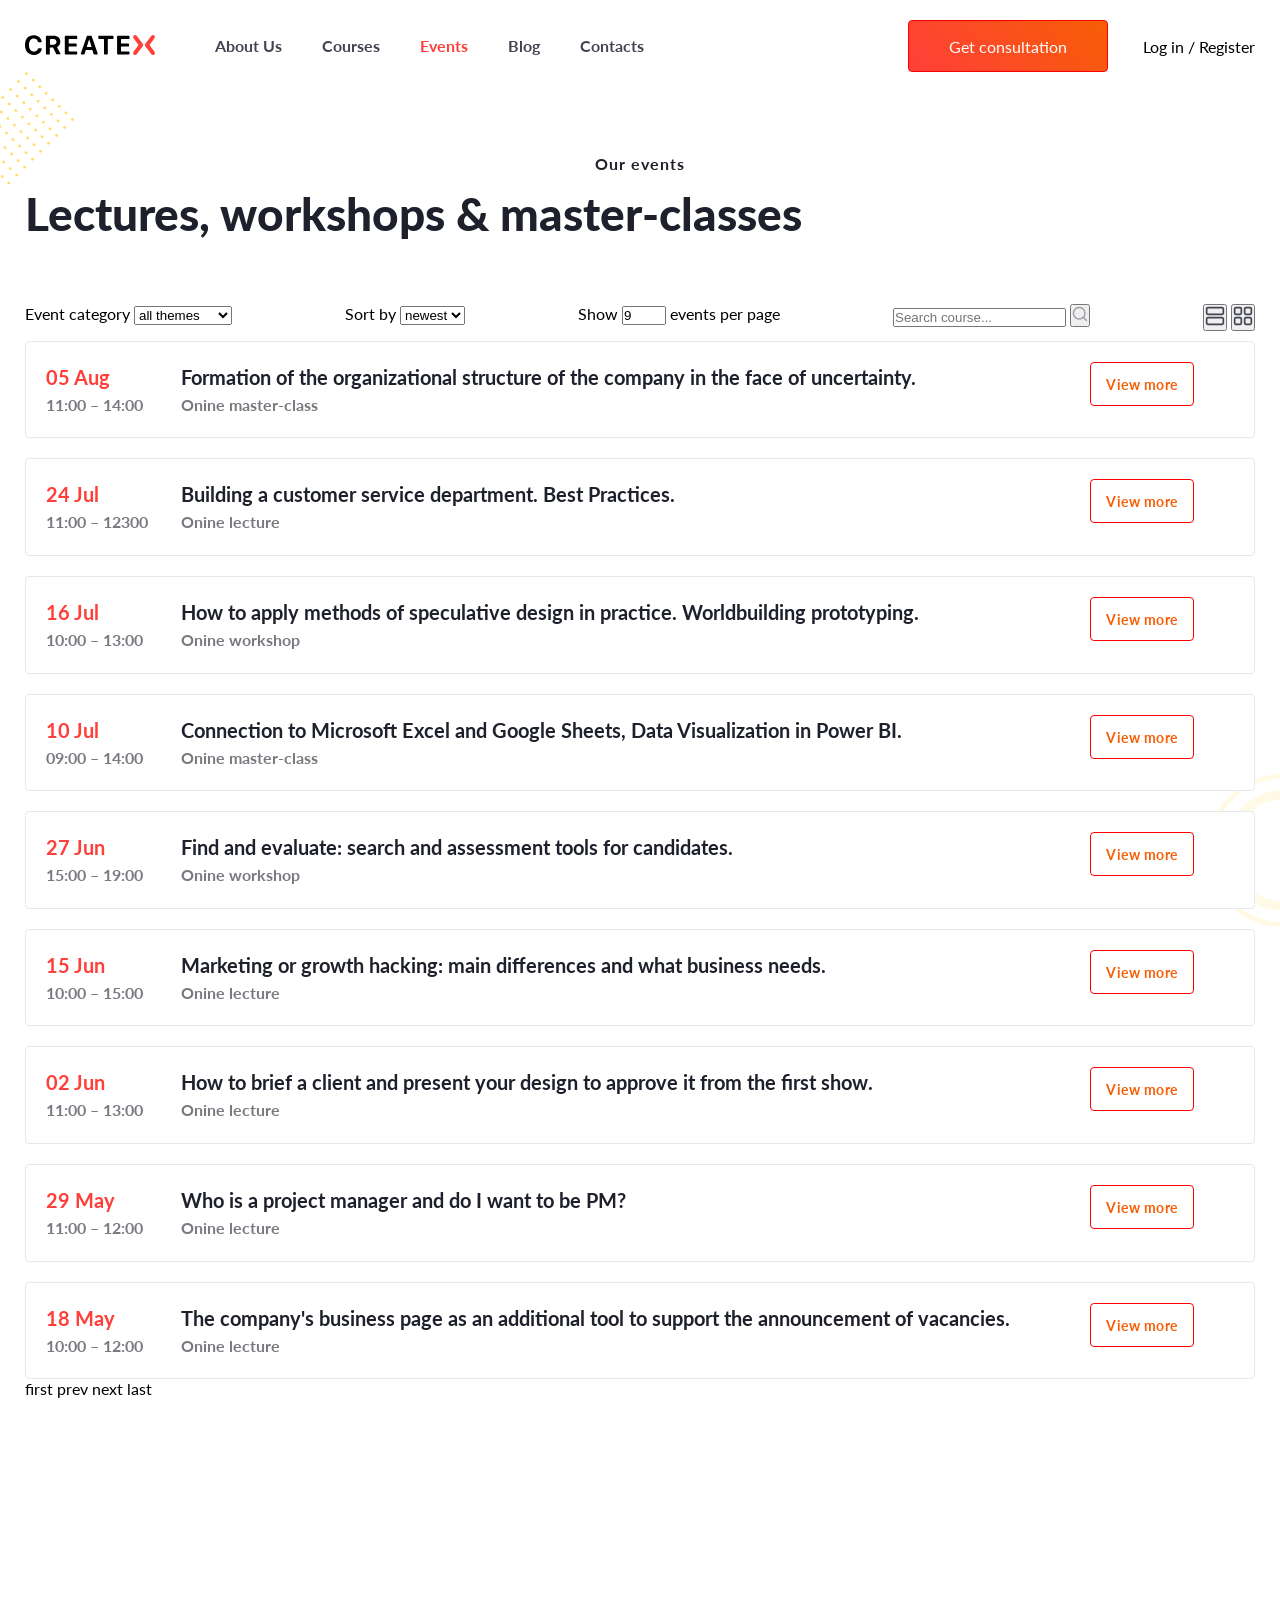
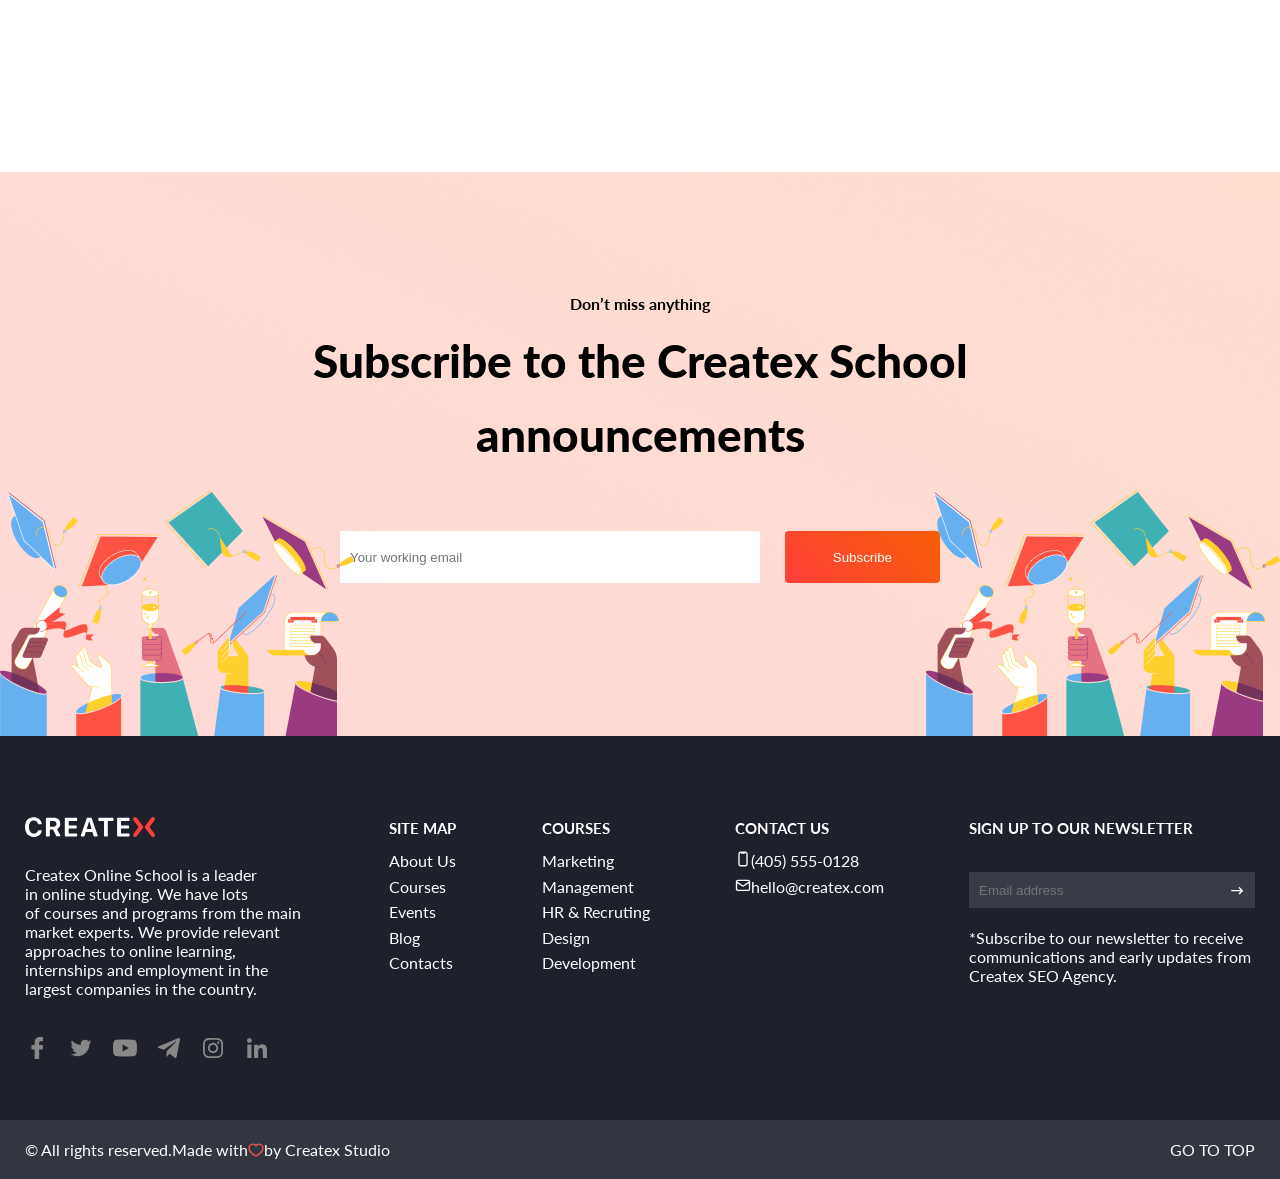
<file: events.html>
<!DOCTYPE html>
<html lang="en">

<head>
  <meta charset="UTF-8">
  <meta name="viewport" content="width=device-width, initial-scale=1.0">
  <title>CreateX - События</title>
  <link rel="stylesheet" href="css/main.css">
  <link rel="stylesheet" href="css/events.css">
</head>

<body>

  <header id="top" class="header">
    <div class="container">

      <div class="header_row">
        <div class="header_left">
          <div class="header_logo">
            <a href="index.html">
              <svg id="logo" width="130" height="22" viewBox="0 0 130 22" fill="none"
                xmlns="http://www.w3.org/2000/svg">
                <path
                  d="M0 11.1008C0 5.00078 3.3 1.30078 8.7 1.30078C12.8 1.30078 16.1 3.80078 16.7 7.50078C16.8 7.90078 16.5 8.20078 16.1 8.20078H13.5C13.2 8.20078 13 8.00078 12.9 7.70078C12.4 5.80078 10.8 4.60078 8.7 4.60078C5.8 4.60078 4 7.10078 4 11.1008C4 15.1008 5.8 17.6008 8.8 17.6008C10.9 17.6008 12.4 16.5008 13 14.7008C13.1 14.4008 13.3 14.2008 13.6 14.2008H16.2C16.6 14.2008 16.9 14.6008 16.8 14.9008C16.2 18.5008 13 20.9008 8.8 20.9008C3.3 20.9008 0 17.1008 0 11.1008Z" />
                <path
                  d="M24.2997 20.401H21.3997C21.0997 20.401 20.8997 20.201 20.8997 19.901V2.60104C20.8997 2.20104 21.2997 1.80104 21.6997 1.80104H28.6997C32.7997 1.80104 35.2997 4.10104 35.2997 7.70104C35.2997 9.80104 34.2997 11.701 32.5997 12.701C32.1997 12.901 32.0997 13.401 32.2997 13.701L35.3997 19.601C35.5997 19.901 35.2997 20.301 34.9997 20.301H31.6997C31.4997 20.301 31.2997 20.201 31.1997 20.001L28.2997 14.001C28.1997 13.701 27.8997 13.601 27.5997 13.601H25.2997C24.9997 13.601 24.7997 13.801 24.7997 14.101V20.001C24.8997 20.201 24.5997 20.401 24.2997 20.401ZM24.8997 10.201C24.8997 10.501 25.0997 10.701 25.3997 10.701H28.3997C30.3997 10.701 31.4997 9.60104 31.4997 7.80104C31.4997 6.00104 30.2997 4.90104 28.3997 4.90104H25.4997C25.1997 4.90104 24.9997 5.10104 24.9997 5.40104V10.201H24.8997Z" />
                <path
                  d="M51.4998 20.401H40.4998C40.0998 20.401 39.7998 20.101 39.7998 19.701V2.50104C39.7998 2.10104 40.0998 1.80104 40.4998 1.80104H51.4998C51.8998 1.80104 52.1998 2.10104 52.1998 2.50104V4.40104C52.1998 4.80104 51.8998 5.10104 51.4998 5.10104H44.1998C43.8998 5.10104 43.6998 5.30104 43.6998 5.60104V9.00104C43.6998 9.30104 43.8998 9.50104 44.1998 9.50104H50.9998C51.3998 9.50104 51.6998 9.80104 51.6998 10.201V11.901C51.6998 12.301 51.3998 12.601 50.9998 12.601H44.1998C43.8998 12.601 43.6998 12.801 43.6998 13.101V16.901C43.6998 17.201 43.8998 17.401 44.1998 17.401H51.4998C51.8998 17.401 52.1998 17.701 52.1998 18.101V20.001C52.1998 20.101 51.8998 20.401 51.4998 20.401Z" />
                <path
                  d="M66.9999 15.901H61.2999C60.9999 15.901 60.7999 16.101 60.6999 16.301L59.5999 20.001C59.4999 20.301 59.2999 20.401 58.9999 20.401H56.3999C55.9999 20.401 55.6999 20.001 55.7999 19.601L61.7999 2.20104C61.8999 2.00104 62.0999 1.80104 62.3999 1.80104H66.0999C66.3999 1.80104 66.5999 2.00104 66.6999 2.20104L72.6999 19.601C72.7999 20.001 72.4999 20.401 72.0999 20.401H69.1999C68.8999 20.401 68.6999 20.201 68.5999 20.001L67.4999 16.301C67.4999 16.101 67.1999 15.901 66.9999 15.901ZM62.0999 13.001H66.1999C66.3999 13.001 66.4999 12.801 66.4999 12.601L64.2999 5.60104H64.0999L61.8999 12.601C61.7999 12.801 61.8999 13.001 62.0999 13.001Z" />
                <path
                  d="M79.0001 19.7014V5.50143C79.0001 5.20143 78.8001 5.00143 78.5001 5.00143H74.1001C73.7001 5.00143 73.3001 4.70143 73.3001 4.20143V2.50143C73.3001 2.10143 73.6001 1.70143 74.1001 1.70143H87.7001C88.1001 1.70143 88.5001 2.00143 88.5001 2.50143V4.20143C88.5001 4.60143 88.2001 5.00143 87.7001 5.00143H83.3001C83.0001 5.00143 82.8001 5.20143 82.8001 5.50143V19.8014C82.8001 20.2014 82.5001 20.5014 82.1001 20.5014H79.6001C79.3001 20.4014 79.0001 20.1014 79.0001 19.7014Z" />
                <path
                  d="M103.8 20.401H92.7999C92.3999 20.401 92.0999 20.101 92.0999 19.701V2.50104C92.0999 2.10104 92.3999 1.80104 92.7999 1.80104H103.8C104.2 1.80104 104.5 2.10104 104.5 2.50104V4.40104C104.5 4.80104 104.2 5.10104 103.8 5.10104H96.4999C96.1999 5.10104 95.9999 5.30104 95.9999 5.60104V9.00104C95.9999 9.30104 96.1999 9.50104 96.4999 9.50104H103.3C103.7 9.50104 104 9.80104 104 10.201V11.901C104 12.301 103.7 12.601 103.3 12.601H96.4999C96.1999 12.601 95.9999 12.801 95.9999 13.101V16.901C95.9999 17.201 96.1999 17.401 96.4999 17.401H103.8C104.2 17.401 104.5 17.701 104.5 18.101V20.001C104.5 20.101 104.2 20.401 103.8 20.401Z" />
                <path
                  d="M117.7 9.7L111.5 1.6C111.1 1.2 110.6 1 110.1 1C109.6 1 109.1 1.2 108.7 1.6C108 2.4 108 3.6 108.7 4.4L113.6 11L108.7 17.6C108 18.4 108 19.6 108.7 20.4C109.1 20.8 109.6 21 110.1 21C110.6 21 111.1 20.8 111.5 20.4L117.7 12.3C118.4 11.7 118.4 10.5 117.7 9.7Z"
                  fill="#FF3F3A" />
                <path
                  d="M120.343 9.7L126.543 1.6C126.943 1.2 127.443 1 127.943 1C128.443 1 128.943 1.2 129.343 1.6C130.043 2.4 130.043 3.6 129.343 4.4L124.443 11L129.343 17.6C130.043 18.4 130.043 19.6 129.343 20.4C128.943 20.8 128.443 21 127.943 21C127.443 21 126.943 20.8 126.543 20.4L120.343 12.3C119.643 11.7 119.643 10.5 120.343 9.7Z"
                  fill="#FF3F3A" />
              </svg></a>
          </div>
          <nav class="header_nav">
            <ul>
              <li><a href="about.html">About Us</a></li>
              <li><a href="courses.html">Courses</a></li>
              <li><a class="active" href="events.html">Events</a></li>
              <li><a href="blog.html">Blog</a></li>
              <li><a href="contacts.html">Contacts</a></li>
            </ul>
          </nav>
        </div>

        <div class="header_links">
          <a class="btn_fill" href="#!">Get consultation</a>
          <a href="#!">Log in / Register</a>
        </div>
      </div>
    </div>
  </header>


  <section class="events">
    <div class="container">
      <div class="events_subtitle">Our events</div>
      <div class="events_title">Lectures, workshops & master-classes</div>
      <div class="events_nav">

        <div class="events_category">Event category
          <select name="" id="">
            <option value="all themes" selected>all themes</option>
            <option value="lectures">lectures</option>
            <option value="master-class">master-class</option>
            <option value="workshops">workshops</option>
          </select>
        </div>

        <div class="events_sort">Sort by
          <select name="" id="">
            <option value="newest" selected>newest</option>
          </select>
        </div>

        <div class="events_page">Show
          <input type="number" value="9" min="9" max="15">
          events per page
        </div>


        <form action="">
          <input type="text" id="search_fld" placeholder="Search course...">
          <button type="submit" id="search_btn"><img src="images/search.svg" alt="search"></button>
        </form>

        <div class="events_views">
          <button id="list-view">
            <svg id="events_views_icon" width="20" height="20" viewBox="0 0 20 20" fill="none"
              xmlns="http://www.w3.org/2000/svg">
              <path fill-rule="evenodd" clip-rule="evenodd"
                d="M0.833252 2.91634C0.833252 1.76575 1.76599 0.833008 2.91659 0.833008H17.0833C18.2338 0.833008 19.1666 1.76575 19.1666 2.91634V7.08301C19.1666 8.2336 18.2338 9.16634 17.0833 9.16634H2.91659C1.76599 9.16634 0.833252 8.2336 0.833252 7.08301V2.91634ZM2.91659 2.49967C2.68647 2.49967 2.49992 2.68622 2.49992 2.91634V7.08301C2.49992 7.31313 2.68647 7.49967 2.91659 7.49967H17.0833C17.3134 7.49967 17.4999 7.31313 17.4999 7.08301V2.91634C17.4999 2.68622 17.3134 2.49967 17.0833 2.49967H2.91659Z" />
              <path fill-rule="evenodd" clip-rule="evenodd"
                d="M0.833252 12.9163C0.833252 11.7657 1.76599 10.833 2.91659 10.833H17.0833C18.2338 10.833 19.1666 11.7657 19.1666 12.9163V17.083C19.1666 18.2336 18.2338 19.1663 17.0833 19.1663H2.91659C1.76599 19.1663 0.833252 18.2336 0.833252 17.083V12.9163ZM2.91659 12.4997C2.68647 12.4997 2.49992 12.6862 2.49992 12.9163V17.083C2.49992 17.3131 2.68647 17.4997 2.91659 17.4997H17.0833C17.3134 17.4997 17.4999 17.3131 17.4999 17.083V12.9163C17.4999 12.6862 17.3134 12.4997 17.0833 12.4997H2.91659Z" />
            </svg></button>

          <button id="grid-view">
            <svg id="events_views_icon" width="20" height="20" viewBox="0 0 20 20" fill="none"
              xmlns="http://www.w3.org/2000/svg">
              <path fill-rule="evenodd" clip-rule="evenodd"
                d="M0.833252 2.91634C0.833252 1.76575 1.76599 0.833008 2.91659 0.833008H7.08325C8.23385 0.833008 9.16659 1.76575 9.16659 2.91634V7.08301C9.16659 8.2336 8.23385 9.16634 7.08325 9.16634H2.91659C1.76599 9.16634 0.833252 8.2336 0.833252 7.08301V2.91634ZM2.91659 2.49967C2.68647 2.49967 2.49992 2.68622 2.49992 2.91634V7.08301C2.49992 7.31313 2.68647 7.49967 2.91659 7.49967H7.08325C7.31337 7.49967 7.49992 7.31313 7.49992 7.08301V2.91634C7.49992 2.68622 7.31337 2.49967 7.08325 2.49967H2.91659Z" />
              <path fill-rule="evenodd" clip-rule="evenodd"
                d="M0.833252 12.9163C0.833252 11.7657 1.76599 10.833 2.91659 10.833H7.08325C8.23385 10.833 9.16659 11.7657 9.16659 12.9163V17.083C9.16659 18.2336 8.23385 19.1663 7.08325 19.1663H2.91659C1.76599 19.1663 0.833252 18.2336 0.833252 17.083V12.9163ZM2.91659 12.4997C2.68647 12.4997 2.49992 12.6862 2.49992 12.9163V17.083C2.49992 17.3131 2.68647 17.4997 2.91659 17.4997H7.08325C7.31337 17.4997 7.49992 17.3131 7.49992 17.083V12.9163C7.49992 12.6862 7.31337 12.4997 7.08325 12.4997H2.91659Z" />
              <path fill-rule="evenodd" clip-rule="evenodd"
                d="M10.8333 2.91634C10.8333 1.76575 11.766 0.833008 12.9166 0.833008H17.0833C18.2338 0.833008 19.1666 1.76575 19.1666 2.91634V7.08301C19.1666 8.2336 18.2338 9.16634 17.0833 9.16634H12.9166C11.766 9.16634 10.8333 8.2336 10.8333 7.08301V2.91634ZM12.9166 2.49967C12.6865 2.49967 12.4999 2.68622 12.4999 2.91634V7.08301C12.4999 7.31313 12.6865 7.49967 12.9166 7.49967H17.0833C17.3134 7.49967 17.4999 7.31313 17.4999 7.08301V2.91634C17.4999 2.68622 17.3134 2.49967 17.0833 2.49967H12.9166Z" />
              <path fill-rule="evenodd" clip-rule="evenodd"
                d="M10.8333 12.9163C10.8333 11.7657 11.766 10.833 12.9166 10.833H17.0833C18.2338 10.833 19.1666 11.7657 19.1666 12.9163V17.083C19.1666 18.2336 18.2338 19.1663 17.0833 19.1663H12.9166C11.766 19.1663 10.8333 18.2336 10.8333 17.083V12.9163ZM12.9166 12.4997C12.6865 12.4997 12.4999 12.6862 12.4999 12.9163V17.083C12.4999 17.3131 12.6865 17.4997 12.9166 17.4997H17.0833C17.3134 17.4997 17.4999 17.3131 17.4999 17.083V12.9163C17.4999 12.6862 17.3134 12.4997 17.0833 12.4997H12.9166Z" />

            </svg>
          </button>


        </div>

      </div>
      <div class="events_items">
        <div class="events_item">

          <div class="event_item_date">
            <!-- <div class="event_day_part">05</div> -->
            <div class="event_time_part">
              <div class="event_month">05 Aug</div>
              <div class="event_time">11:00 – 14:00</div>
            </div>
          </div>
          <div class="event_item_text">
            <div class="event_text">Formation of the organizational structure of the company in the face of
              uncertainty.</div>
            <div class="event_desc">Onine master-class</div>

          </div>
          <div class="event_item_btn btn"><a href="event.html" target="_blank">View more</a></div>
        </div>
        <div class="events_item">
          <div class="event_item_date">
            <!-- <div class="event_day_part">24</div> -->
            <div class="event_time_part">
              <div class="event_month">24 Jul</div>
              <div class="event_time">11:00 – 12300</div>
            </div>
          </div>
          <div class="event_item_text">
            <div class="event_text">Building a customer service department. Best Practices.</div>
            <div class="event_desc">Onine lecture</div>

          </div>
          <div class="event_item_btn btn"><a href="event.html" target="_blank">View more</a></div>
        </div>
        <div class="events_item">
          <div class="event_item_date">
            <!-- <div class="event_day_part">16</div> -->
            <div class="event_time_part">
              <div class="event_month">16 Jul</div>
              <div class="event_time">10:00 – 13:00</div>
            </div>
          </div>
          <div class="event_item_text">
            <div class="event_text">How to apply methods of speculative design in practice. Worldbuilding prototyping.
            </div>
            <div class="event_desc">Onine workshop</div>

          </div>
          <div class="event_item_btn btn"><a href="event.html" target="_blank">View more</a> </div>
        </div>
        <div class="events_item">
          <div class="event_item_date">
            <!-- <div class="event_day_part">10</div> -->
            <div class="event_time_part">
              <div class="event_month">10 Jul</div>
              <div class="event_time">09:00 – 14:00</div>
            </div>
          </div>
          <div class="event_item_text">
            <div class="event_text">Connection to Microsoft Excel and Google Sheets, Data Visualization in Power BI.
            </div>
            <div class="event_desc">Onine master-class</div>

          </div>
          <div class="event_item_btn btn"><a href="event.html" target="_blank">View more</a> </div>
        </div>


        <div class="events_item">
          <div class="event_item_date">
            <!-- <div class="event_day_part">27</div> -->
            <div class="event_time_part">
              <div class="event_month">27 Jun</div>
              <div class="event_time">15:00 – 19:00</div>
            </div>
          </div>
          <div class="event_item_text">
            <div class="event_text">Find and evaluate: search and assessment tools for candidates.</div>
            <div class="event_desc">Onine workshop</div>

          </div>
          <div class="event_item_btn btn"><a href="event.html" target="_blank">View more</a> </div>
        </div>



        <div class="events_item">
          <div class="event_item_date">
            <!-- <div class="event_day_part">15</div> -->
            <div class="event_time_part">
              <div class="event_month">15 Jun</div>
              <div class="event_time">10:00 – 15:00</div>
            </div>
          </div>
          <div class="event_item_text">
            <div class="event_text">Marketing or growth hacking: main differences and what business needs.</div>
            <div class="event_desc">Onine lecture</div>

          </div>
          <div class="event_item_btn btn"><a href="event.html" target="_blank">View more</a> </div>
        </div>



        <div class="events_item">
          <div class="event_item_date">
            <!-- <div class="event_day_part">02</div> -->
            <div class="event_time_part">
              <div class="event_month">02 Jun</div>
              <div class="event_time">11:00 – 13:00</div>
            </div>
          </div>
          <div class="event_item_text">
            <div class="event_text">How to brief a client and present your design to approve it from the first show.
            </div>
            <div class="event_desc">Onine lecture</div>

          </div>
          <div class="event_item_btn btn"><a href="event.html" target="_blank">View more</a> </div>
        </div>



        <div class="events_item">
          <div class="event_item_date">
            <!-- <div class="event_day_part">29</div> -->
            <div class="event_time_part">
              <div class="event_month">29 May</div>
              <div class="event_time">11:00 – 12:00</div>
            </div>
          </div>
          <div class="event_item_text">
            <div class="event_text">Who is a project manager and do I want to be PM?</div>
            <div class="event_desc">Onine lecture</div>

          </div>
          <div class="event_item_btn btn"><a href="event.html" target="_blank">View more</a> </div>
        </div>



        <div class="events_item">
          <div class="event_item_date">
            <!-- <div class="event_day_part">18</div> -->
            <div class="event_time_part">
              <div class="event_month">18 May</div>
              <div class="event_time">10:00 – 12:00</div>
            </div>
          </div>
          <div class="event_item_text">
            <div class="event_text">The company's business page as an additional tool to support the announcement of
              vacancies.</div>
            <div class="event_desc">Onine lecture</div>

          </div>
          <div class="event_item_btn btn"><a href="event.html" target="_blank">View more</a> </div>
        </div>












      </div>
      <div class="events_links">
        <a href="">first</a>
        <a href="">prev</a>
        <a href="">next</a>
        <a href="">last</a>
      </div>
    </div>
  </section>


  <section class="subscribe">
    <div class="subscribe_text">
      <div class="subscribe_subtitle">Don’t miss anything</div>
      <div class="subscribe_title">Subscribe to the Createx School announcements</div>
    </div>
    <form action="">
      <input type="email" placeholder="Your working email">
      <button type="button">Subscribe</button>
    </form>
    <img class="left" src="images/subscribe.png" alt="">
    <img class="right" src="images/subscribe.png" alt="">
  </section>

  <footer class="footer">
    <div class="container">
      <div class="footer_row">
        <div class="footer_left">
          <div class="footer_logo">
            <a href="index.html">
              <svg id="logof" width="130" height="22" viewBox="0 0 130 22" fill="none"
                xmlns="http://www.w3.org/2000/svg">
                <path
                  d="M0 11.1008C0 5.00078 3.3 1.30078 8.7 1.30078C12.8 1.30078 16.1 3.80078 16.7 7.50078C16.8 7.90078 16.5 8.20078 16.1 8.20078H13.5C13.2 8.20078 13 8.00078 12.9 7.70078C12.4 5.80078 10.8 4.60078 8.7 4.60078C5.8 4.60078 4 7.10078 4 11.1008C4 15.1008 5.8 17.6008 8.8 17.6008C10.9 17.6008 12.4 16.5008 13 14.7008C13.1 14.4008 13.3 14.2008 13.6 14.2008H16.2C16.6 14.2008 16.9 14.6008 16.8 14.9008C16.2 18.5008 13 20.9008 8.8 20.9008C3.3 20.9008 0 17.1008 0 11.1008Z" />
                <path
                  d="M24.2997 20.401H21.3997C21.0997 20.401 20.8997 20.201 20.8997 19.901V2.60104C20.8997 2.20104 21.2997 1.80104 21.6997 1.80104H28.6997C32.7997 1.80104 35.2997 4.10104 35.2997 7.70104C35.2997 9.80104 34.2997 11.701 32.5997 12.701C32.1997 12.901 32.0997 13.401 32.2997 13.701L35.3997 19.601C35.5997 19.901 35.2997 20.301 34.9997 20.301H31.6997C31.4997 20.301 31.2997 20.201 31.1997 20.001L28.2997 14.001C28.1997 13.701 27.8997 13.601 27.5997 13.601H25.2997C24.9997 13.601 24.7997 13.801 24.7997 14.101V20.001C24.8997 20.201 24.5997 20.401 24.2997 20.401ZM24.8997 10.201C24.8997 10.501 25.0997 10.701 25.3997 10.701H28.3997C30.3997 10.701 31.4997 9.60104 31.4997 7.80104C31.4997 6.00104 30.2997 4.90104 28.3997 4.90104H25.4997C25.1997 4.90104 24.9997 5.10104 24.9997 5.40104V10.201H24.8997Z" />
                <path
                  d="M51.4998 20.401H40.4998C40.0998 20.401 39.7998 20.101 39.7998 19.701V2.50104C39.7998 2.10104 40.0998 1.80104 40.4998 1.80104H51.4998C51.8998 1.80104 52.1998 2.10104 52.1998 2.50104V4.40104C52.1998 4.80104 51.8998 5.10104 51.4998 5.10104H44.1998C43.8998 5.10104 43.6998 5.30104 43.6998 5.60104V9.00104C43.6998 9.30104 43.8998 9.50104 44.1998 9.50104H50.9998C51.3998 9.50104 51.6998 9.80104 51.6998 10.201V11.901C51.6998 12.301 51.3998 12.601 50.9998 12.601H44.1998C43.8998 12.601 43.6998 12.801 43.6998 13.101V16.901C43.6998 17.201 43.8998 17.401 44.1998 17.401H51.4998C51.8998 17.401 52.1998 17.701 52.1998 18.101V20.001C52.1998 20.101 51.8998 20.401 51.4998 20.401Z" />
                <path
                  d="M66.9999 15.901H61.2999C60.9999 15.901 60.7999 16.101 60.6999 16.301L59.5999 20.001C59.4999 20.301 59.2999 20.401 58.9999 20.401H56.3999C55.9999 20.401 55.6999 20.001 55.7999 19.601L61.7999 2.20104C61.8999 2.00104 62.0999 1.80104 62.3999 1.80104H66.0999C66.3999 1.80104 66.5999 2.00104 66.6999 2.20104L72.6999 19.601C72.7999 20.001 72.4999 20.401 72.0999 20.401H69.1999C68.8999 20.401 68.6999 20.201 68.5999 20.001L67.4999 16.301C67.4999 16.101 67.1999 15.901 66.9999 15.901ZM62.0999 13.001H66.1999C66.3999 13.001 66.4999 12.801 66.4999 12.601L64.2999 5.60104H64.0999L61.8999 12.601C61.7999 12.801 61.8999 13.001 62.0999 13.001Z" />
                <path
                  d="M79.0001 19.7014V5.50143C79.0001 5.20143 78.8001 5.00143 78.5001 5.00143H74.1001C73.7001 5.00143 73.3001 4.70143 73.3001 4.20143V2.50143C73.3001 2.10143 73.6001 1.70143 74.1001 1.70143H87.7001C88.1001 1.70143 88.5001 2.00143 88.5001 2.50143V4.20143C88.5001 4.60143 88.2001 5.00143 87.7001 5.00143H83.3001C83.0001 5.00143 82.8001 5.20143 82.8001 5.50143V19.8014C82.8001 20.2014 82.5001 20.5014 82.1001 20.5014H79.6001C79.3001 20.4014 79.0001 20.1014 79.0001 19.7014Z" />
                <path
                  d="M103.8 20.401H92.7999C92.3999 20.401 92.0999 20.101 92.0999 19.701V2.50104C92.0999 2.10104 92.3999 1.80104 92.7999 1.80104H103.8C104.2 1.80104 104.5 2.10104 104.5 2.50104V4.40104C104.5 4.80104 104.2 5.10104 103.8 5.10104H96.4999C96.1999 5.10104 95.9999 5.30104 95.9999 5.60104V9.00104C95.9999 9.30104 96.1999 9.50104 96.4999 9.50104H103.3C103.7 9.50104 104 9.80104 104 10.201V11.901C104 12.301 103.7 12.601 103.3 12.601H96.4999C96.1999 12.601 95.9999 12.801 95.9999 13.101V16.901C95.9999 17.201 96.1999 17.401 96.4999 17.401H103.8C104.2 17.401 104.5 17.701 104.5 18.101V20.001C104.5 20.101 104.2 20.401 103.8 20.401Z" />
                <path
                  d="M117.7 9.7L111.5 1.6C111.1 1.2 110.6 1 110.1 1C109.6 1 109.1 1.2 108.7 1.6C108 2.4 108 3.6 108.7 4.4L113.6 11L108.7 17.6C108 18.4 108 19.6 108.7 20.4C109.1 20.8 109.6 21 110.1 21C110.6 21 111.1 20.8 111.5 20.4L117.7 12.3C118.4 11.7 118.4 10.5 117.7 9.7Z"
                  fill="#FF3F3A" />
                <path
                  d="M120.343 9.7L126.543 1.6C126.943 1.2 127.443 1 127.943 1C128.443 1 128.943 1.2 129.343 1.6C130.043 2.4 130.043 3.6 129.343 4.4L124.443 11L129.343 17.6C130.043 18.4 130.043 19.6 129.343 20.4C128.943 20.8 128.443 21 127.943 21C127.443 21 126.943 20.8 126.543 20.4L120.343 12.3C119.643 11.7 119.643 10.5 120.343 9.7Z"
                  fill="#FF3F3A" />
              </svg></a>
          </div>
          <p>Createx Online School is a leader in online studying. We have lots of courses and programs from the main
            market experts.
            We provide relevant approaches to online learning, internships and employment in the largest companies
            in the country.</p>
          <div class="footer_social">
            <svg id="footer_social_icon" width="24" height="24" viewBox="0 0 24 24" fill="none"
              xmlns="http://www.w3.org/2000/svg">
              <path
                d="M17.5628 1.00458L14.7856 1C11.6654 1 9.64903 3.12509 9.64903 6.41423V8.91055H6.85662C6.61532 8.91055 6.41992 9.1115 6.41992 9.35937V12.9763C6.41992 13.2241 6.61554 13.4249 6.85662 13.4249H9.64903V22.5514C9.64903 22.7993 9.84443 23 10.0857 23H13.729C13.9703 23 14.1657 22.799 14.1657 22.5514V13.4249H17.4307C17.672 13.4249 17.8674 13.2241 17.8674 12.9763L17.8688 9.35937C17.8688 9.24036 17.8226 9.12638 17.7409 9.04215C17.6591 8.95793 17.5477 8.91055 17.4318 8.91055H14.1657V6.79439C14.1657 5.77728 14.4017 5.26094 15.6915 5.26094L17.5624 5.26025C17.8035 5.26025 17.9989 5.0593 17.9989 4.81166V1.45317C17.9989 1.20576 17.8037 1.00504 17.5628 1.00458Z" />
            </svg>

            <svg id="footer_social_icon" width="24" height="24" viewBox="0 0 24 24" fill="none"
              xmlns="http://www.w3.org/2000/svg">
              <path
                d="M22.5 5.77233C21.7271 6.10027 20.8978 6.32267 20.0264 6.42196C20.9161 5.91181 21.5972 5.10263 21.92 4.1414C21.0854 4.61383 20.1642 4.95688 19.1826 5.14285C18.3966 4.33994 17.2785 3.83984 16.0384 3.83984C13.6593 3.83984 11.7303 5.68691 11.7303 7.9637C11.7303 8.2866 11.7683 8.60199 11.8418 8.90357C8.26201 8.73141 5.08768 7.08917 2.96314 4.59372C2.59176 5.20189 2.38049 5.91053 2.38049 6.66697C2.38049 8.09814 3.14161 9.36093 4.2964 10.0997C3.5904 10.0771 2.92639 9.89116 2.34508 9.58205V9.63357C2.34508 11.6314 3.83056 13.2988 5.80024 13.6783C5.43936 13.7713 5.05882 13.8228 4.66514 13.8228C4.38696 13.8228 4.11794 13.7964 3.85417 13.7461C4.40267 15.3859 5.99315 16.5783 7.87756 16.611C6.40388 17.7167 4.54573 18.3739 2.52749 18.3739C2.17976 18.3739 1.83724 18.3537 1.5 18.3173C3.40671 19.4896 5.67036 20.1732 8.10327 20.1732C16.028 20.1732 20.3597 13.8881 20.3597 8.43741L20.3453 7.90341C21.1917 7.32537 21.9239 6.59912 22.5 5.77233Z" />
            </svg>

            <svg id="footer_social_icon" width="24" height="24" viewBox="0 0 24 24" fill="none"
              xmlns="http://www.w3.org/2000/svg">
              <path fill-rule="evenodd" clip-rule="evenodd"
                d="M21.3903 4.11358C22.4182 4.39044 23.2288 5.20086 23.5055 6.22899C24.0197 8.10691 23.9999 12.0213 23.9999 12.0213C23.9999 12.0213 23.9999 15.9158 23.5057 17.7939C23.2288 18.8218 22.4184 19.6324 21.3903 19.9091C19.5122 20.4035 12 20.4035 12 20.4035C12 20.4035 4.50731 20.4035 2.60961 19.8895C1.58148 19.6127 0.771054 18.802 0.4942 17.7741C0 15.9158 0 12.0015 0 12.0015C0 12.0015 0 8.10691 0.4942 6.22899C0.770871 5.20104 1.60125 4.37066 2.60943 4.09399C4.48753 3.59961 11.9998 3.59961 11.9998 3.59961C11.9998 3.59961 19.5122 3.59961 21.3903 4.11358ZM15.8549 12.0016L9.60788 15.5996V8.40355L15.8549 12.0016Z" />
            </svg>

            <svg id="footer_social_icon" width="24" height="24" viewBox="0 0 24 24" fill="none"
              xmlns="http://www.w3.org/2000/svg">
              <path
                d="M9.63262 15.1813L9.2687 20.7653C9.78938 20.7653 10.0149 20.5213 10.2853 20.2283L12.7264 17.6833L17.7847 21.7243C18.7124 22.2883 19.366 21.9913 19.6163 20.7933L22.9365 3.8214L22.9374 3.8204C23.2317 2.3244 22.4415 1.73941 21.5377 2.1064L2.02135 10.2574C0.689406 10.8214 0.709573 11.6314 1.79493 11.9984L6.78447 13.6913L18.3742 5.78039C18.9196 5.38639 19.4155 5.60439 19.0076 5.99839L9.63262 15.1813Z" />
            </svg>

            <svg id="footer_social_icon" width="24" height="24" viewBox="0 0 24 24" fill="none"
              xmlns="http://www.w3.org/2000/svg">
              <path
                d="M21.9804 7.88005C21.9336 6.81738 21.7617 6.0868 21.5156 5.45374C21.2616 4.78176 20.8709 4.18014 20.359 3.68002C19.8589 3.1721 19.2533 2.77743 18.5891 2.52745C17.9524 2.28127 17.2256 2.10943 16.163 2.06257C15.0923 2.01175 14.7525 2 12.0371 2C9.32172 2 8.98185 2.01175 7.9152 2.05861C6.85253 2.10546 6.12195 2.27746 5.48904 2.52348C4.81692 2.77743 4.2153 3.16814 3.71517 3.68002C3.20726 4.18014 2.81274 4.78573 2.5626 5.44992C2.31643 6.0868 2.14458 6.81341 2.09773 7.87609C2.04691 8.9467 2.03516 9.28658 2.03516 12.002C2.03516 14.7173 2.04691 15.0572 2.09376 16.1239C2.14061 17.1865 2.31261 17.9171 2.55879 18.5502C2.81274 19.2221 3.20726 19.8238 3.71517 20.3239C4.2153 20.8318 4.82088 21.2265 5.48507 21.4765C6.12195 21.7226 6.84856 21.8945 7.91139 21.9413C8.97788 21.9883 9.31791 21.9999 12.0333 21.9999C14.7486 21.9999 15.0885 21.9883 16.1552 21.9413C17.2178 21.8945 17.9484 21.7226 18.5813 21.4765C19.9254 20.9568 20.9881 19.8941 21.5078 18.5502C21.7538 17.9133 21.9258 17.1865 21.9726 16.1239C22.0195 15.0572 22.0312 14.7173 22.0312 12.002C22.0312 9.28658 22.0273 8.9467 21.9804 7.88005ZM20.1794 16.0457C20.1364 17.0225 19.9723 17.5499 19.8355 17.9015C19.4995 18.7728 18.808 19.4643 17.9367 19.8004C17.585 19.9372 17.0538 20.1012 16.0808 20.1441C15.026 20.1911 14.7096 20.2027 12.0411 20.2027C9.37255 20.2027 9.0522 20.1911 8.00113 20.1441C7.02437 20.1012 6.49693 19.9372 6.1453 19.8004C5.71171 19.6402 5.31704 19.3862 4.9967 19.0541C4.6646 18.7298 4.41065 18.3391 4.2504 17.9055C4.11365 17.5539 3.94959 17.0225 3.9067 16.0497C3.8597 14.9948 3.8481 14.6783 3.8481 12.0097C3.8481 9.34122 3.8597 9.02087 3.9067 7.96995C3.94959 6.99319 4.11365 6.46575 4.2504 6.11412C4.41065 5.68038 4.6646 5.28586 5.00067 4.96536C5.32483 4.63327 5.71553 4.37931 6.14927 4.21921C6.5009 4.08247 7.03231 3.9184 8.00509 3.87537C9.05999 3.82851 9.37652 3.81676 12.0449 3.81676C14.7174 3.81676 15.0337 3.82851 16.0848 3.87537C17.0616 3.9184 17.589 4.08247 17.9406 4.21921C18.3742 4.37931 18.7689 4.63327 19.0892 4.96536C19.4213 5.28967 19.6753 5.68038 19.8355 6.11412C19.9723 6.46575 20.1364 6.99701 20.1794 7.96995C20.2262 9.02484 20.238 9.34122 20.238 12.0097C20.238 14.6783 20.2262 14.9908 20.1794 16.0457Z" />
              <path
                d="M12.0371 6.86423C9.20069 6.86423 6.89937 9.1654 6.89937 12.002C6.89937 14.8385 9.20069 17.1397 12.0371 17.1397C14.8736 17.1397 17.1748 14.8385 17.1748 12.002C17.1748 9.1654 14.8736 6.86423 12.0371 6.86423ZM12.0371 15.3347C10.197 15.3347 8.70438 13.8422 8.70438 12.002C8.70438 10.1617 10.197 8.66924 12.0371 8.66924C13.8774 8.66924 15.3698 10.1617 15.3698 12.002C15.3698 13.8422 13.8774 15.3347 12.0371 15.3347Z" />
              <path
                d="M18.5776 6.6611C18.5776 7.32346 18.0405 7.86053 17.378 7.86053C16.7156 7.86053 16.1785 7.32346 16.1785 6.6611C16.1785 5.99858 16.7156 5.46167 17.378 5.46167C18.0405 5.46167 18.5776 5.99858 18.5776 6.6611Z" />
            </svg>

            <svg id="footer_social_icon" width="24" height="24" viewBox="0 0 24 24" fill="none"
              xmlns="http://www.w3.org/2000/svg">
              <path
                d="M21.995 22L22 21.9992V14.6642C22 11.0758 21.2275 8.31167 17.0325 8.31167C15.0158 8.31167 13.6625 9.41833 13.11 10.4675H13.0517V8.64667H9.07416V21.9992H13.2158V15.3875C13.2158 13.6467 13.5458 11.9633 15.7017 11.9633C17.8258 11.9633 17.8575 13.95 17.8575 15.4992V22H21.995Z" />
              <path d="M2.32999 8.6475H6.47666V22H2.32999V8.6475Z" />
              <path
                d="M4.40167 2C3.07583 2 2 3.07583 2 4.40167C2 5.7275 3.07583 6.82583 4.40167 6.82583C5.7275 6.82583 6.80333 5.7275 6.80333 4.40167C6.8025 3.07583 5.72667 2 4.40167 2Z" />
            </svg>

          </div>

        </div>
        <nav class="footer_nav">
          <div class="nav_title">Site map</div>
          <ul>
            <li><a href="about.html">About Us</a></li>
            <li><a href="courses.html">Courses</a></li>
            <li><a href="events.html">Events</a></li>
            <li><a href="blog.html">Blog</a></li>
            <li><a href="contacts.html">Contacts</a></li>
          </ul>
        </nav>

        <nav class="footer_nav">
          <div class="nav_title">Courses</div>
          <ul>
            <li><a href="#!">Marketing</a></li>
            <li><a href="#!">Management</a></li>
            <li><a href="#!">HR & Recruting</a></li>
            <li><a href="#!">Design</a></li>
            <li><a href="#!">Development</a></li>
          </ul>
        </nav>

        <nav class="footer_nav">
          <div class="nav_title">Contact us</div>
          <ul>
            <li><a href="tel: 4055550128"><img src="images/iPhone.svg" alt="">(405) 555-0128</a></li>
            <li><a href="mailto: hello@createx.com"><img src="images/Mail.svg" alt="">hello@createx.com</a></li>
          </ul>
        </nav>

        <div class="footer_subscribe">
          <div class="nav_title">SIGN UP TO OUR NEWSLETTER</div>
          <form class="form_subscribe" method="POST">
            <div class="form_control">
              <input class="email_addr" type="email" placeholder="Email address">
              <button class="subscr_btn" type="button"><img src="images/Right.svg" alt="">
              </button>
            </div>

          </form>

          <p>*Subscribe to our newsletter to receive communications and early updates from Createx SEO Agency.</p>
        </div>




      </div>

    </div>

  </footer>

  <section class="copyright">
    <div class="container">

      <div class="footer_copy">
        <div class="copy_text"><span>© All rights reserved.</span>
          <span>Made with</span>
          <img src="images/Heart.svg" alt="">
          <span>by Createx Studio</span>
        </div>
        <div class="on_top_link"><a href="#top">GO TO TOP</a></div>
      </div>

    </div>
  </section>

  <script src="js/events.js"></script>
</body>

</html>
</file>
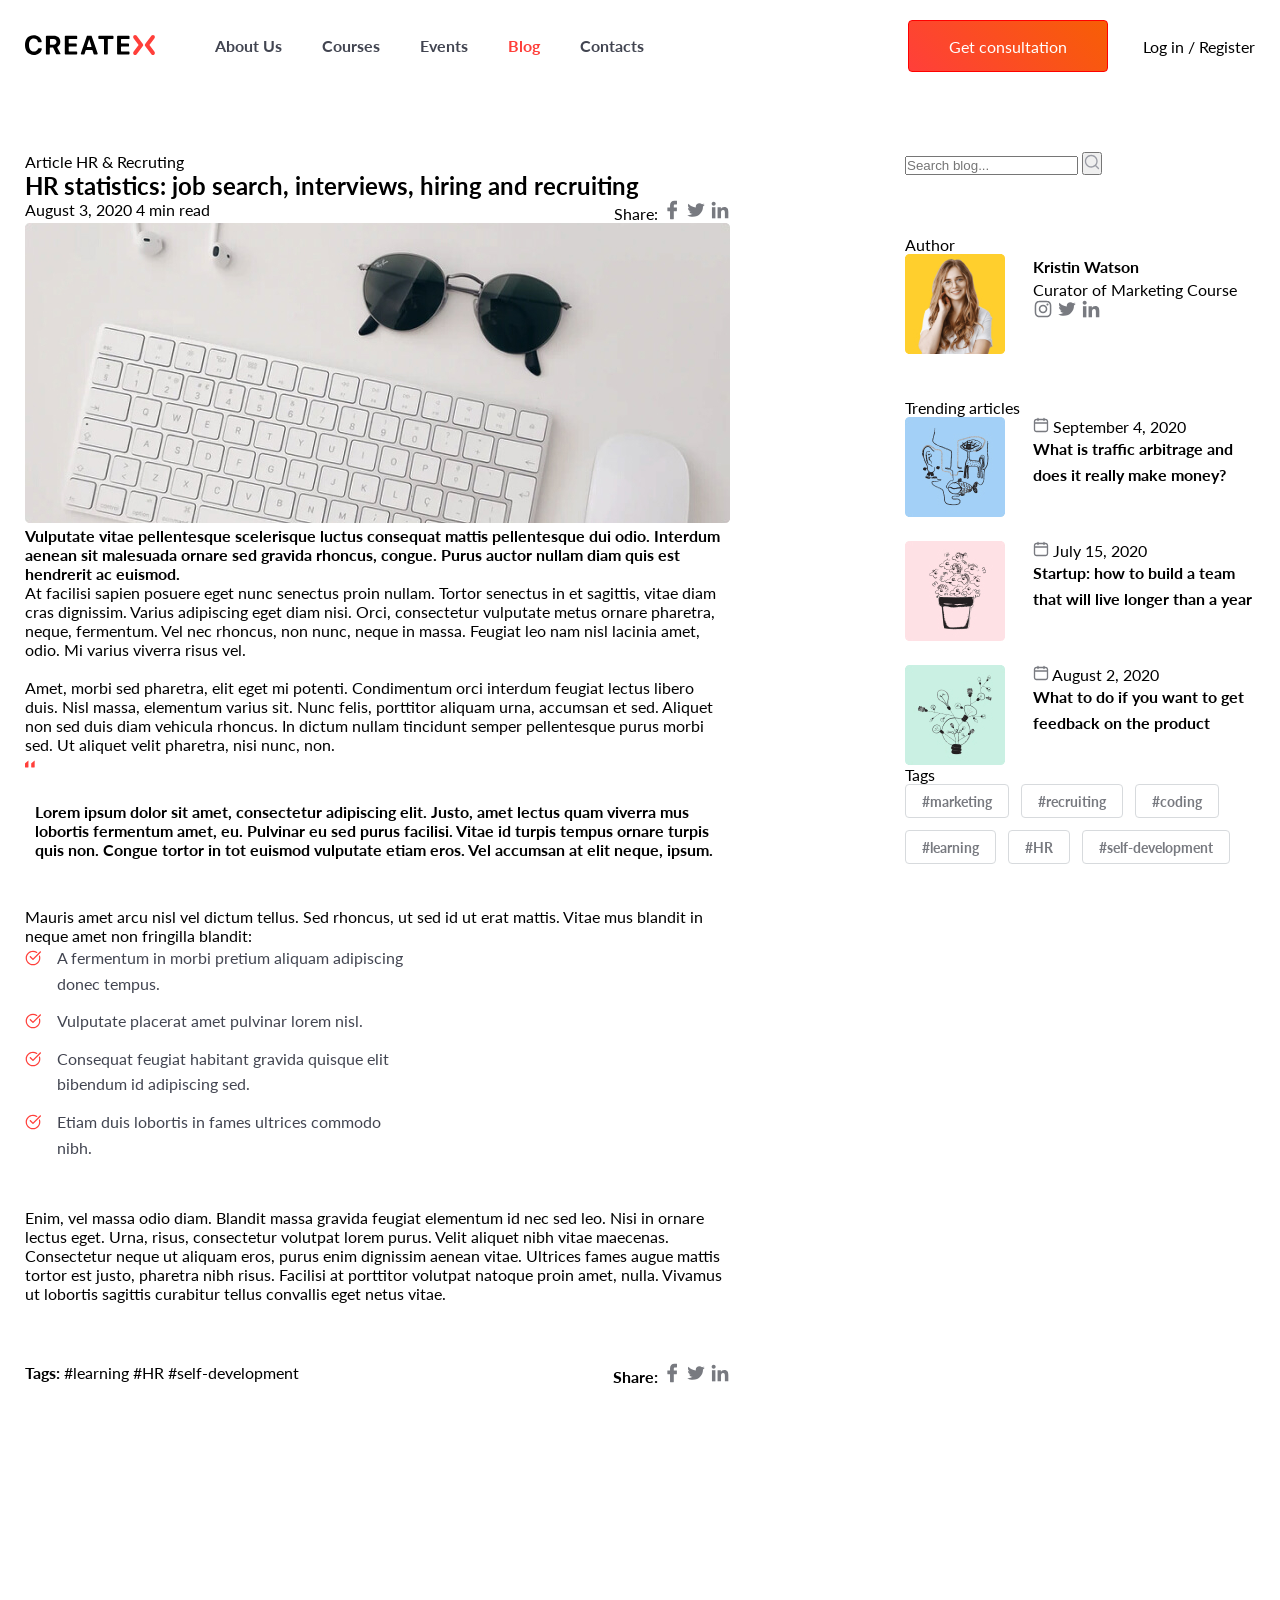
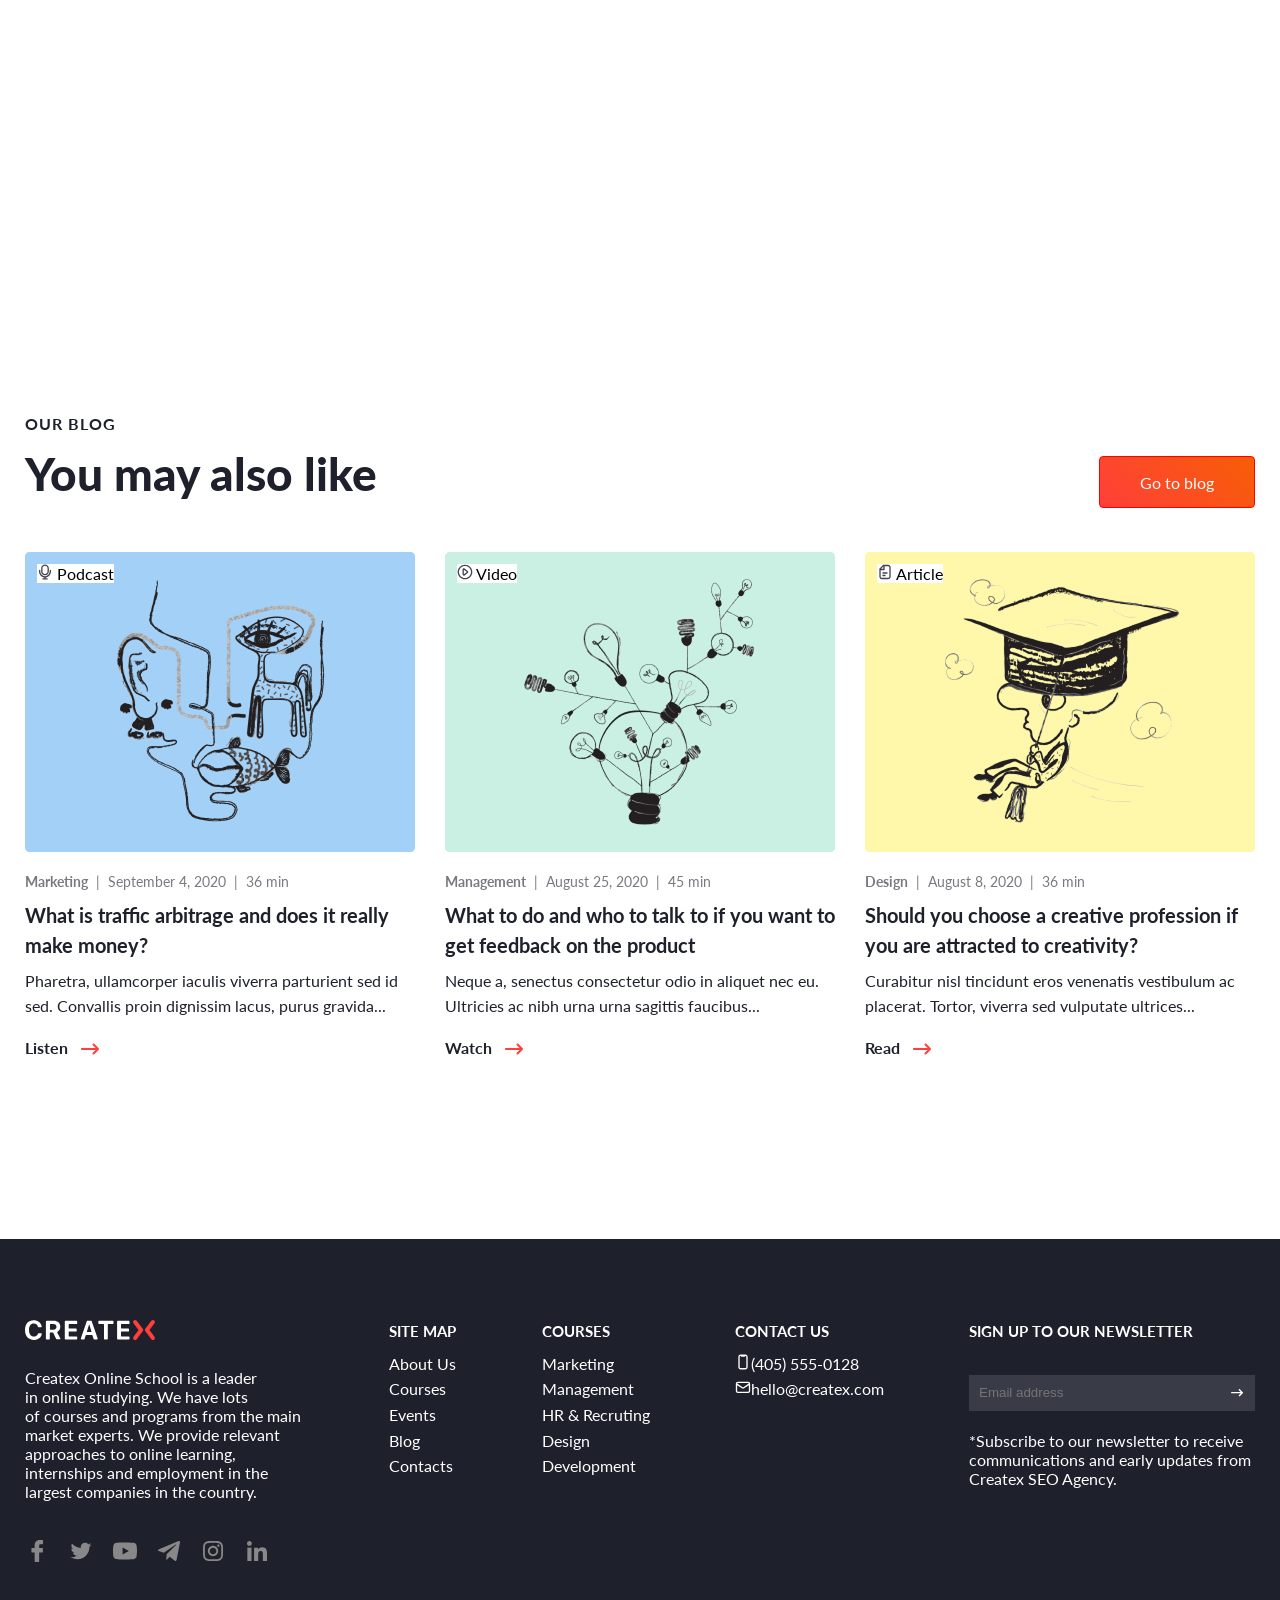
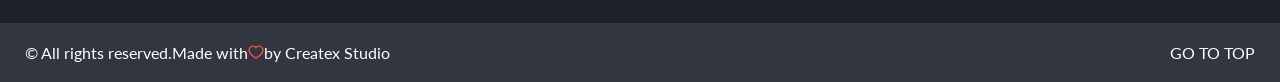
<file: singlepost.html>
<!DOCTYPE html>
<html lang="en">

<head>
  <meta charset="UTF-8">
  <meta name="viewport" content="width=device-width, initial-scale=1.0">
  <title>CreateX - Single post</title>
  <link rel="stylesheet" href="css/main.css">
  <link rel="stylesheet" href="css/singlepost.css">
</head>

<body>

  <header id="top" class="header">
    <div class="container">

      <div class="header_row">
        <div class="header_left">
          <div class="header_logo">
            <a href="index.html">
              <svg id="logo" width="130" height="22" viewBox="0 0 130 22" fill="none"
                xmlns="http://www.w3.org/2000/svg">
                <path
                  d="M0 11.1008C0 5.00078 3.3 1.30078 8.7 1.30078C12.8 1.30078 16.1 3.80078 16.7 7.50078C16.8 7.90078 16.5 8.20078 16.1 8.20078H13.5C13.2 8.20078 13 8.00078 12.9 7.70078C12.4 5.80078 10.8 4.60078 8.7 4.60078C5.8 4.60078 4 7.10078 4 11.1008C4 15.1008 5.8 17.6008 8.8 17.6008C10.9 17.6008 12.4 16.5008 13 14.7008C13.1 14.4008 13.3 14.2008 13.6 14.2008H16.2C16.6 14.2008 16.9 14.6008 16.8 14.9008C16.2 18.5008 13 20.9008 8.8 20.9008C3.3 20.9008 0 17.1008 0 11.1008Z" />
                <path
                  d="M24.2997 20.401H21.3997C21.0997 20.401 20.8997 20.201 20.8997 19.901V2.60104C20.8997 2.20104 21.2997 1.80104 21.6997 1.80104H28.6997C32.7997 1.80104 35.2997 4.10104 35.2997 7.70104C35.2997 9.80104 34.2997 11.701 32.5997 12.701C32.1997 12.901 32.0997 13.401 32.2997 13.701L35.3997 19.601C35.5997 19.901 35.2997 20.301 34.9997 20.301H31.6997C31.4997 20.301 31.2997 20.201 31.1997 20.001L28.2997 14.001C28.1997 13.701 27.8997 13.601 27.5997 13.601H25.2997C24.9997 13.601 24.7997 13.801 24.7997 14.101V20.001C24.8997 20.201 24.5997 20.401 24.2997 20.401ZM24.8997 10.201C24.8997 10.501 25.0997 10.701 25.3997 10.701H28.3997C30.3997 10.701 31.4997 9.60104 31.4997 7.80104C31.4997 6.00104 30.2997 4.90104 28.3997 4.90104H25.4997C25.1997 4.90104 24.9997 5.10104 24.9997 5.40104V10.201H24.8997Z" />
                <path
                  d="M51.4998 20.401H40.4998C40.0998 20.401 39.7998 20.101 39.7998 19.701V2.50104C39.7998 2.10104 40.0998 1.80104 40.4998 1.80104H51.4998C51.8998 1.80104 52.1998 2.10104 52.1998 2.50104V4.40104C52.1998 4.80104 51.8998 5.10104 51.4998 5.10104H44.1998C43.8998 5.10104 43.6998 5.30104 43.6998 5.60104V9.00104C43.6998 9.30104 43.8998 9.50104 44.1998 9.50104H50.9998C51.3998 9.50104 51.6998 9.80104 51.6998 10.201V11.901C51.6998 12.301 51.3998 12.601 50.9998 12.601H44.1998C43.8998 12.601 43.6998 12.801 43.6998 13.101V16.901C43.6998 17.201 43.8998 17.401 44.1998 17.401H51.4998C51.8998 17.401 52.1998 17.701 52.1998 18.101V20.001C52.1998 20.101 51.8998 20.401 51.4998 20.401Z" />
                <path
                  d="M66.9999 15.901H61.2999C60.9999 15.901 60.7999 16.101 60.6999 16.301L59.5999 20.001C59.4999 20.301 59.2999 20.401 58.9999 20.401H56.3999C55.9999 20.401 55.6999 20.001 55.7999 19.601L61.7999 2.20104C61.8999 2.00104 62.0999 1.80104 62.3999 1.80104H66.0999C66.3999 1.80104 66.5999 2.00104 66.6999 2.20104L72.6999 19.601C72.7999 20.001 72.4999 20.401 72.0999 20.401H69.1999C68.8999 20.401 68.6999 20.201 68.5999 20.001L67.4999 16.301C67.4999 16.101 67.1999 15.901 66.9999 15.901ZM62.0999 13.001H66.1999C66.3999 13.001 66.4999 12.801 66.4999 12.601L64.2999 5.60104H64.0999L61.8999 12.601C61.7999 12.801 61.8999 13.001 62.0999 13.001Z" />
                <path
                  d="M79.0001 19.7014V5.50143C79.0001 5.20143 78.8001 5.00143 78.5001 5.00143H74.1001C73.7001 5.00143 73.3001 4.70143 73.3001 4.20143V2.50143C73.3001 2.10143 73.6001 1.70143 74.1001 1.70143H87.7001C88.1001 1.70143 88.5001 2.00143 88.5001 2.50143V4.20143C88.5001 4.60143 88.2001 5.00143 87.7001 5.00143H83.3001C83.0001 5.00143 82.8001 5.20143 82.8001 5.50143V19.8014C82.8001 20.2014 82.5001 20.5014 82.1001 20.5014H79.6001C79.3001 20.4014 79.0001 20.1014 79.0001 19.7014Z" />
                <path
                  d="M103.8 20.401H92.7999C92.3999 20.401 92.0999 20.101 92.0999 19.701V2.50104C92.0999 2.10104 92.3999 1.80104 92.7999 1.80104H103.8C104.2 1.80104 104.5 2.10104 104.5 2.50104V4.40104C104.5 4.80104 104.2 5.10104 103.8 5.10104H96.4999C96.1999 5.10104 95.9999 5.30104 95.9999 5.60104V9.00104C95.9999 9.30104 96.1999 9.50104 96.4999 9.50104H103.3C103.7 9.50104 104 9.80104 104 10.201V11.901C104 12.301 103.7 12.601 103.3 12.601H96.4999C96.1999 12.601 95.9999 12.801 95.9999 13.101V16.901C95.9999 17.201 96.1999 17.401 96.4999 17.401H103.8C104.2 17.401 104.5 17.701 104.5 18.101V20.001C104.5 20.101 104.2 20.401 103.8 20.401Z" />
                <path
                  d="M117.7 9.7L111.5 1.6C111.1 1.2 110.6 1 110.1 1C109.6 1 109.1 1.2 108.7 1.6C108 2.4 108 3.6 108.7 4.4L113.6 11L108.7 17.6C108 18.4 108 19.6 108.7 20.4C109.1 20.8 109.6 21 110.1 21C110.6 21 111.1 20.8 111.5 20.4L117.7 12.3C118.4 11.7 118.4 10.5 117.7 9.7Z"
                  fill="#FF3F3A" />
                <path
                  d="M120.343 9.7L126.543 1.6C126.943 1.2 127.443 1 127.943 1C128.443 1 128.943 1.2 129.343 1.6C130.043 2.4 130.043 3.6 129.343 4.4L124.443 11L129.343 17.6C130.043 18.4 130.043 19.6 129.343 20.4C128.943 20.8 128.443 21 127.943 21C127.443 21 126.943 20.8 126.543 20.4L120.343 12.3C119.643 11.7 119.643 10.5 120.343 9.7Z"
                  fill="#FF3F3A" />
              </svg></a>
          </div>
          <nav class="header_nav">
            <ul>
              <li><a href="about.html">About Us</a></li>
              <li><a href="courses.html">Courses</a></li>
              <li><a href="events.html">Events</a></li>
              <li><a class="active" href="blog.html">Blog</a></li>
              <li><a href="contacts.html">Contacts</a></li>
            </ul>
          </nav>
        </div>

        <div class="header_links">
          <a class="btn_fill" href="#!">Get consultation</a>
          <a href="#!">Log in / Register</a>
        </div>
      </div>
    </div>
  </header>

  <main class="main">
    <div class="container">
      <div class="main_content">
        <article>
          <div class="post_subtitle">Article
            HR & Recruting</div>
          <h1 class="post_title">HR statistics: job search, interviews, hiring and recruiting</h1>
          <div class="post_addition">
            <div class="post_pubdate">August 3, 2020
              4 min read</div>
            <div class="post_social">Share:
              <svg id="post_social_icon" width="20" height="20" viewBox="0 0 20 20" fill="none"
                xmlns="http://www.w3.org/2000/svg">
                <path
                  d="M14.6354 0.836822L12.321 0.833008C9.72086 0.833008 8.04054 2.60392 8.04054 5.34487V7.42513H5.71352C5.51244 7.42513 5.34961 7.59259 5.34961 7.79915V10.8132C5.34961 11.0198 5.51263 11.1871 5.71352 11.1871H8.04054V18.7925C8.04054 18.9991 8.20337 19.1663 8.40445 19.1663H11.4405C11.6416 19.1663 11.8045 18.9989 11.8045 18.7925V11.1871H14.5253C14.7264 11.1871 14.8892 11.0198 14.8892 10.8132L14.8903 7.79915C14.8903 7.69997 14.8519 7.60499 14.7837 7.5348C14.7156 7.46462 14.6227 7.42513 14.5262 7.42513H11.8045V5.66166C11.8045 4.81407 12.0011 4.38379 13.0759 4.38379L14.635 4.38322C14.8359 4.38322 14.9987 4.21576 14.9987 4.00939V1.21065C14.9987 1.00447 14.8361 0.837204 14.6354 0.836822Z" />
              </svg>

              <svg id="post_social_icon" width="20" height="20" viewBox="0 0 20 20" fill="none"
                xmlns="http://www.w3.org/2000/svg">
                <path
                  d="M18.75 4.8106C18.1059 5.08388 17.4148 5.26922 16.6887 5.35196C17.4301 4.92683 17.9976 4.25252 18.2666 3.45149C17.5711 3.84519 16.8035 4.13106 15.9855 4.28603C15.3305 3.61695 14.3988 3.2002 13.3653 3.2002C11.3827 3.2002 9.77523 4.73942 9.77523 6.63674C9.77523 6.90583 9.80694 7.16865 9.86819 7.41997C6.88501 7.2765 4.23973 5.90797 2.46928 3.82843C2.1598 4.33523 1.98374 4.92576 1.98374 5.55613C1.98374 6.74878 2.618 7.8011 3.58033 8.41677C2.992 8.39793 2.43866 8.24296 1.95423 7.98537V8.0283C1.95423 9.69317 3.19213 11.0826 4.83353 11.3989C4.5328 11.4764 4.21568 11.5193 3.88761 11.5193C3.6558 11.5193 3.43161 11.4973 3.2118 11.4554C3.66889 12.8219 4.99429 13.8156 6.56463 13.8428C5.33657 14.7642 3.7881 15.3119 2.10624 15.3119C1.81646 15.3119 1.53103 15.2951 1.25 15.2647C2.83893 16.2417 4.7253 16.8113 6.75273 16.8113C13.3566 16.8113 16.9665 11.5738 16.9665 7.0315L16.9544 6.5865C17.6597 6.1048 18.2699 5.49959 18.75 4.8106Z" />
              </svg>

              <svg id="post_social_icon" width="20" height="20" viewBox="0 0 20 20" fill="none"
                xmlns="http://www.w3.org/2000/svg">
                <path
                  d="M18.3295 18.3337L18.3337 18.333V12.2205C18.3337 9.23019 17.6899 6.92671 14.1941 6.92671C12.5135 6.92671 11.3857 7.84894 10.9253 8.72324H10.8767V7.20588H7.56212V18.333H11.0135V12.8232C11.0135 11.3726 11.2885 9.96977 13.085 9.96977C14.8552 9.96977 14.8816 11.6253 14.8816 12.9163V18.3337H18.3295Z" />
                <path d="M1.94199 7.20657H5.39754V18.3337H1.94199V7.20657Z" />
                <path
                  d="M3.66838 1.66699C2.56352 1.66699 1.66699 2.56352 1.66699 3.66838C1.66699 4.77324 2.56352 5.68852 3.66838 5.68852C4.77324 5.68852 5.66977 4.77324 5.66977 3.66838C5.66908 2.56352 4.77255 1.66699 3.66838 1.66699Z" />
              </svg>
            </div>
          </div>
          <img src="images/blog-7.png" alt="">
          <div class="post_desc"><strong> Vulputate vitae pellentesque scelerisque luctus consequat mattis pellentesque
              dui odio.
              Interdum aenean sit malesuada
              ornare sed gravida rhoncus, congue. Purus auctor nullam diam quis est hendrerit ac euismod.</strong></div>
          <p>At facilisi sapien posuere eget nunc senectus proin nullam. Tortor senectus in et sagittis, vitae diam cras
            dignissim.
            Varius adipiscing eget diam nisi. Orci, consectetur vulputate metus ornare pharetra, neque, fermentum. Vel
            nec rhoncus,
            non nunc, neque in massa. Feugiat leo nam nisl lacinia amet, odio. Mi varius viverra risus vel. <br><br>

            Amet, morbi sed pharetra, elit eget mi potenti. Condimentum orci interdum feugiat lectus libero duis. Nisl
            massa,
            elementum varius sit. Nunc felis, porttitor aliquam urna, accumsan et sed. Aliquet non sed duis diam
            vehicula rhoncus.
            In dictum nullam tincidunt semper pellentesque purus morbi sed. Ut aliquet velit pharetra, nisi nunc, non.
          </p>

          <div class="quote">
            <svg width="28" height="20" viewBox="0 0 28 20" fill="none" xmlns="http://www.w3.org/2000/svg">
              <path
                d="M18 8.92534C18 8.63119 18.1295 8.35196 18.3541 8.16195L28 0V19C28 19.5523 27.5523 20 27 20H19C18.4477 20 18 19.5523 18 19V8.92534Z"
                fill="#FF3F3A" />
              <path
                d="M0 8.92534C0 8.63119 0.129507 8.35196 0.354058 8.16195L10 0V19C10 19.5523 9.55228 20 9 20H1C0.447715 20 0 19.5523 0 19V8.92534Z"
                fill="#FF3F3A" />
            </svg>
            <blockquote>
              <strong>
                Lorem ipsum dolor sit amet, consectetur adipiscing elit. Justo, amet lectus quam viverra mus lobortis
                fermentum amet,
                eu. Pulvinar eu sed purus facilisi. Vitae id turpis tempus ornare turpis quis non. Congue tortor in tot
                euismod
                vulputate etiam eros. Vel accumsan at elit neque, ipsum.</strong>

            </blockquote>
          </div>

          <p>Mauris amet arcu nisl vel dictum tellus. Sed rhoncus, ut sed id ut erat mattis. Vitae mus blandit in neque
            amet non
            fringilla blandit:</p>

          <div class="about_items">

            <div class="about_item"> <img src="images/check.svg" alt=""> A fermentum in morbi pretium aliquam adipiscing
              donec tempus.</div>
            <div class="about_item"> <img src="images/check.svg" alt=""> Vulputate placerat amet pulvinar lorem nisl.
            </div>
            <div class="about_item"> <img src="images/check.svg" alt=""> Consequat feugiat habitant gravida quisque elit
              bibendum id adipiscing sed.</div>
            <div class="about_item"> <img src="images/check.svg" alt=""> Etiam duis lobortis in fames ultrices commodo
              nibh.</div>
          </div>

          <p>Enim, vel massa odio diam. Blandit massa gravida feugiat elementum id nec sed leo. Nisi in ornare lectus
            eget. Urna, risus, consectetur volutpat lorem purus. Velit aliquet nibh vitae maecenas. Consectetur neque ut
            aliquam eros, purus enim dignissim aenean vitae. Ultrices fames augue mattis tortor est justo, pharetra nibh
            risus. Facilisi at porttitor volutpat natoque proin amet, nulla. Vivamus ut lobortis sagittis curabitur
            tellus convallis eget netus vitae.</p>

          <div class="post_bottom">
            <div class="post_tags"><strong>Tags:</strong>
              #learning
              #HR
              #self-development
            </div>
            <div class="post_social"><strong> Share:</strong>

              <svg id="post_social_icon" width="20" height="20" viewBox="0 0 20 20" fill="none"
                xmlns="http://www.w3.org/2000/svg">
                <path
                  d="M14.6354 0.836822L12.321 0.833008C9.72086 0.833008 8.04054 2.60392 8.04054 5.34487V7.42513H5.71352C5.51244 7.42513 5.34961 7.59259 5.34961 7.79915V10.8132C5.34961 11.0198 5.51263 11.1871 5.71352 11.1871H8.04054V18.7925C8.04054 18.9991 8.20337 19.1663 8.40445 19.1663H11.4405C11.6416 19.1663 11.8045 18.9989 11.8045 18.7925V11.1871H14.5253C14.7264 11.1871 14.8892 11.0198 14.8892 10.8132L14.8903 7.79915C14.8903 7.69997 14.8519 7.60499 14.7837 7.5348C14.7156 7.46462 14.6227 7.42513 14.5262 7.42513H11.8045V5.66166C11.8045 4.81407 12.0011 4.38379 13.0759 4.38379L14.635 4.38322C14.8359 4.38322 14.9987 4.21576 14.9987 4.00939V1.21065C14.9987 1.00447 14.8361 0.837204 14.6354 0.836822Z" />
              </svg>

              <svg id="post_social_icon" width="20" height="20" viewBox="0 0 20 20" fill="none"
                xmlns="http://www.w3.org/2000/svg">
                <path
                  d="M18.75 4.8106C18.1059 5.08388 17.4148 5.26922 16.6887 5.35196C17.4301 4.92683 17.9976 4.25252 18.2666 3.45149C17.5711 3.84519 16.8035 4.13106 15.9855 4.28603C15.3305 3.61695 14.3988 3.2002 13.3653 3.2002C11.3827 3.2002 9.77523 4.73942 9.77523 6.63674C9.77523 6.90583 9.80694 7.16865 9.86819 7.41997C6.88501 7.2765 4.23973 5.90797 2.46928 3.82843C2.1598 4.33523 1.98374 4.92576 1.98374 5.55613C1.98374 6.74878 2.618 7.8011 3.58033 8.41677C2.992 8.39793 2.43866 8.24296 1.95423 7.98537V8.0283C1.95423 9.69317 3.19213 11.0826 4.83353 11.3989C4.5328 11.4764 4.21568 11.5193 3.88761 11.5193C3.6558 11.5193 3.43161 11.4973 3.2118 11.4554C3.66889 12.8219 4.99429 13.8156 6.56463 13.8428C5.33657 14.7642 3.7881 15.3119 2.10624 15.3119C1.81646 15.3119 1.53103 15.2951 1.25 15.2647C2.83893 16.2417 4.7253 16.8113 6.75273 16.8113C13.3566 16.8113 16.9665 11.5738 16.9665 7.0315L16.9544 6.5865C17.6597 6.1048 18.2699 5.49959 18.75 4.8106Z" />
              </svg>

              <svg id="post_social_icon" width="20" height="20" viewBox="0 0 20 20" fill="none"
                xmlns="http://www.w3.org/2000/svg">
                <path
                  d="M18.3295 18.3337L18.3337 18.333V12.2205C18.3337 9.23019 17.6899 6.92671 14.1941 6.92671C12.5135 6.92671 11.3857 7.84894 10.9253 8.72324H10.8767V7.20588H7.56212V18.333H11.0135V12.8232C11.0135 11.3726 11.2885 9.96977 13.085 9.96977C14.8552 9.96977 14.8816 11.6253 14.8816 12.9163V18.3337H18.3295Z" />
                <path d="M1.94199 7.20657H5.39754V18.3337H1.94199V7.20657Z" />
                <path
                  d="M3.66838 1.66699C2.56352 1.66699 1.66699 2.56352 1.66699 3.66838C1.66699 4.77324 2.56352 5.68852 3.66838 5.68852C4.77324 5.68852 5.66977 4.77324 5.66977 3.66838C5.66908 2.56352 4.77255 1.66699 3.66838 1.66699Z" />
              </svg>


            </div>
          </div>

        </article>
        <aside>
          <div class="post_sidebar">
            <div class="search_form">
              <input type="text" placeholder="Search blog...">
              <button type="button"><img src="images/search.svg" alt=""></button>
            </div>
            <div class="post_author_bar">Author
              <div class="post_author_item">
                <img src="images/post_author.png" alt="">
                <div class="post_author_text">
                  <a href="" class="post_author_title">Kristin Watson</a>
                  <div class="post_author_desc">Curator of Marketing Course</div>
                  <div class="post_author_social">
                    <svg id="post_author_social_icon" width="20" height="20" viewBox="0 0 20 20" fill="none"
                      xmlns="http://www.w3.org/2000/svg">
                      <path
                        d="M18.3174 6.56704C18.2783 5.68147 18.1351 5.07266 17.93 4.54511C17.7183 3.98513 17.3927 3.48378 16.9662 3.06701C16.5494 2.64375 16.0447 2.31485 15.4913 2.10653C14.9607 1.90139 14.355 1.75818 13.4695 1.71914C12.5773 1.67679 12.294 1.66699 10.0312 1.66699C7.76843 1.66699 7.4852 1.67679 6.59633 1.71583C5.71076 1.75487 5.10195 1.89821 4.57453 2.10322C4.01442 2.31485 3.51307 2.64044 3.0963 3.06701C2.67304 3.48378 2.34428 3.98843 2.13583 4.54193C1.93068 5.07266 1.78748 5.67817 1.74843 6.56373C1.70608 7.45591 1.69629 7.73914 1.69629 10.002C1.69629 12.2648 1.70608 12.548 1.74513 13.4369C1.78417 14.3224 1.9275 14.9313 2.13265 15.4588C2.34428 16.0188 2.67304 16.5201 3.0963 16.9369C3.51307 17.3602 4.01773 17.6891 4.57122 17.8974C5.10195 18.1025 5.70746 18.2457 6.59315 18.2848C7.48189 18.3239 7.76525 18.3336 10.0281 18.3336C12.2909 18.3336 12.5741 18.3239 13.463 18.2848C14.3485 18.2457 14.9573 18.1025 15.4848 17.8974C16.6049 17.4643 17.4904 16.5788 17.9235 15.4588C18.1285 14.9281 18.2718 14.3224 18.3109 13.4369C18.3499 12.548 18.3597 12.2648 18.3597 10.002C18.3597 7.73914 18.3564 7.45591 18.3174 6.56704ZM16.8165 13.3718C16.7806 14.1857 16.6439 14.6253 16.5299 14.9183C16.2499 15.6444 15.6736 16.2206 14.9476 16.5007C14.6545 16.6146 14.2118 16.7513 13.401 16.7871C12.522 16.8263 12.2583 16.8359 10.0345 16.8359C7.81078 16.8359 7.54383 16.8263 6.66793 16.7871C5.85397 16.7513 5.41443 16.6146 5.12141 16.5007C4.76009 16.3671 4.43119 16.1555 4.16424 15.8788C3.88749 15.6085 3.67586 15.2829 3.54232 14.9216C3.42837 14.6286 3.29165 14.1857 3.25591 13.3751C3.21674 12.496 3.20707 12.2322 3.20707 10.0084C3.20707 7.78467 3.21674 7.51772 3.25591 6.64195C3.29165 5.82799 3.42837 5.38845 3.54232 5.09542C3.67586 4.73397 3.88749 4.40521 4.16755 4.13813C4.43768 3.86138 4.76326 3.64975 5.12471 3.51634C5.41774 3.40238 5.86058 3.26566 6.67124 3.2298C7.55031 3.19075 7.81409 3.18096 10.0377 3.18096C12.2648 3.18096 12.5284 3.19075 13.4043 3.2298C14.2183 3.26566 14.6578 3.40238 14.9509 3.51634C15.3122 3.64975 15.6411 3.86138 15.908 4.13813C16.1848 4.40839 16.3964 4.73397 16.5299 5.09542C16.6439 5.38845 16.7806 5.83117 16.8165 6.64195C16.8555 7.52103 16.8653 7.78467 16.8653 10.0084C16.8653 12.2322 16.8555 12.4927 16.8165 13.3718Z" />
                      <path
                        d="M10.0312 5.72052C7.66757 5.72052 5.7498 7.63816 5.7498 10.002C5.7498 12.3658 7.66757 14.2834 10.0312 14.2834C12.395 14.2834 14.3127 12.3658 14.3127 10.002C14.3127 7.63816 12.395 5.72052 10.0312 5.72052ZM10.0312 12.7792C8.49781 12.7792 7.25398 11.5355 7.25398 10.002C7.25398 8.4684 8.49781 7.22469 10.0312 7.22469C11.5648 7.22469 12.8085 8.4684 12.8085 10.002C12.8085 11.5355 11.5648 12.7792 10.0312 12.7792Z" />
                      <path
                        d="M15.4816 5.55124C15.4816 6.10321 15.0341 6.55077 14.482 6.55077C13.93 6.55077 13.4825 6.10321 13.4825 5.55124C13.4825 4.99915 13.93 4.55172 14.482 4.55172C15.0341 4.55172 15.4816 4.99915 15.4816 5.55124Z" />
                    </svg>

                    <svg id="post_author_social_icon" width="20" height="20" viewBox="0 0 20 20" fill="none"
                      xmlns="http://www.w3.org/2000/svg">
                      <path
                        d="M18.75 4.8106C18.1059 5.08388 17.4148 5.26922 16.6887 5.35196C17.4301 4.92683 17.9976 4.25252 18.2666 3.45149C17.5711 3.84519 16.8035 4.13106 15.9855 4.28603C15.3305 3.61695 14.3988 3.2002 13.3653 3.2002C11.3827 3.2002 9.77523 4.73942 9.77523 6.63674C9.77523 6.90583 9.80694 7.16865 9.86819 7.41997C6.88501 7.2765 4.23973 5.90797 2.46928 3.82843C2.1598 4.33523 1.98374 4.92576 1.98374 5.55613C1.98374 6.74878 2.618 7.8011 3.58033 8.41677C2.992 8.39793 2.43866 8.24296 1.95423 7.98537V8.0283C1.95423 9.69317 3.19213 11.0826 4.83353 11.3989C4.5328 11.4764 4.21568 11.5193 3.88761 11.5193C3.6558 11.5193 3.43161 11.4973 3.2118 11.4554C3.66889 12.8219 4.99429 13.8156 6.56463 13.8428C5.33657 14.7642 3.7881 15.3119 2.10624 15.3119C1.81646 15.3119 1.53103 15.2951 1.25 15.2647C2.83893 16.2417 4.7253 16.8113 6.75273 16.8113C13.3566 16.8113 16.9665 11.5738 16.9665 7.0315L16.9544 6.5865C17.6597 6.1048 18.2699 5.49959 18.75 4.8106Z" />
                    </svg>

                    <svg id="post_author_social_icon" width="20" height="20" viewBox="0 0 20 20" fill="none"
                      xmlns="http://www.w3.org/2000/svg">
                      <path
                        d="M18.3295 18.3337L18.3337 18.333V12.2205C18.3337 9.23019 17.6899 6.92671 14.1941 6.92671C12.5135 6.92671 11.3857 7.84894 10.9253 8.72324H10.8767V7.20588H7.56212V18.333H11.0135V12.8232C11.0135 11.3726 11.2885 9.96977 13.085 9.96977C14.8552 9.96977 14.8816 11.6253 14.8816 12.9163V18.3337H18.3295Z" />
                      <path d="M1.94199 7.20657H5.39754V18.3337H1.94199V7.20657Z" />
                      <path
                        d="M3.66838 1.66699C2.56352 1.66699 1.66699 2.56352 1.66699 3.66838C1.66699 4.77324 2.56352 5.68852 3.66838 5.68852C4.77324 5.68852 5.66977 4.77324 5.66977 3.66838C5.66908 2.56352 4.77255 1.66699 3.66838 1.66699Z" />
                    </svg>

                  </div>
                </div>
              </div>
            </div>
            <div class="post_trend_articles">Trending articles
              <div class="post_article_items">
                <div class="post_article_item">
                  <img src="images/post_article-1.jpg" alt="">
                  <div class="post_article_text">
                    <div class="post_article_date">
                      <svg id="post_author_social_icon" width="16" height="16" viewBox="0 0 16 16" fill="none"
                        xmlns="http://www.w3.org/2000/svg">
                        <path fill-rule="evenodd" clip-rule="evenodd"
                          d="M4.99967 0.833008C5.36786 0.833008 5.66634 1.13148 5.66634 1.49967V1.83302L10.333 1.83303V1.49967C10.333 1.13148 10.6315 0.833008 10.9997 0.833008C11.3679 0.833008 11.6663 1.13148 11.6663 1.49967V1.83303L12.4997 1.83303C13.9724 1.83303 15.1663 3.02694 15.1663 4.4997V12.4997C15.1663 13.9724 13.9724 15.1663 12.4997 15.1663L3.49967 15.1663C2.02691 15.1663 0.833008 13.9724 0.833008 12.4997L0.833008 5.9998L0.833008 4.49968C0.833008 3.02692 2.02692 1.83301 3.49968 1.83301L4.33301 1.83301V1.49967C4.33301 1.13148 4.63148 0.833008 4.99967 0.833008ZM4.33301 3.16635L3.49968 3.16634C2.7633 3.16634 2.16634 3.7633 2.16634 4.49968V5.33301H13.833V4.4997C13.833 3.76332 13.2361 3.16636 12.4997 3.16636L11.6663 3.16636V3.49967C11.6663 3.86786 11.3679 4.16634 10.9997 4.16634C10.6315 4.16634 10.333 3.86786 10.333 3.49967V3.16636L5.66634 3.16635V3.49967C5.66634 3.86786 5.36786 4.16634 4.99967 4.16634C4.63148 4.16634 4.33301 3.86786 4.33301 3.49967V3.16635ZM13.833 6.66634H2.16634L2.16634 12.4997C2.16634 13.2361 2.76329 13.833 3.49967 13.833L12.4997 13.833C13.2361 13.833 13.833 13.2361 13.833 12.4997V6.66634Z" />
                      </svg>
                      September 4, 2020
                    </div>
                    <a href="" class="post_article_desc">What is traffic arbitrage and does it really make money?</a>
                  </div>
                </div>
                <div class="post_article_item">
                  <img src="images/post_article-2.jpg" alt="">
                  <div class="post_article_text">
                    <div class="post_article_date">
                      <svg id="post_author_social_icon" width="16" height="16" viewBox="0 0 16 16" fill="none"
                        xmlns="http://www.w3.org/2000/svg">
                        <path fill-rule="evenodd" clip-rule="evenodd"
                          d="M4.99967 0.833008C5.36786 0.833008 5.66634 1.13148 5.66634 1.49967V1.83302L10.333 1.83303V1.49967C10.333 1.13148 10.6315 0.833008 10.9997 0.833008C11.3679 0.833008 11.6663 1.13148 11.6663 1.49967V1.83303L12.4997 1.83303C13.9724 1.83303 15.1663 3.02694 15.1663 4.4997V12.4997C15.1663 13.9724 13.9724 15.1663 12.4997 15.1663L3.49967 15.1663C2.02691 15.1663 0.833008 13.9724 0.833008 12.4997L0.833008 5.9998L0.833008 4.49968C0.833008 3.02692 2.02692 1.83301 3.49968 1.83301L4.33301 1.83301V1.49967C4.33301 1.13148 4.63148 0.833008 4.99967 0.833008ZM4.33301 3.16635L3.49968 3.16634C2.7633 3.16634 2.16634 3.7633 2.16634 4.49968V5.33301H13.833V4.4997C13.833 3.76332 13.2361 3.16636 12.4997 3.16636L11.6663 3.16636V3.49967C11.6663 3.86786 11.3679 4.16634 10.9997 4.16634C10.6315 4.16634 10.333 3.86786 10.333 3.49967V3.16636L5.66634 3.16635V3.49967C5.66634 3.86786 5.36786 4.16634 4.99967 4.16634C4.63148 4.16634 4.33301 3.86786 4.33301 3.49967V3.16635ZM13.833 6.66634H2.16634L2.16634 12.4997C2.16634 13.2361 2.76329 13.833 3.49967 13.833L12.4997 13.833C13.2361 13.833 13.833 13.2361 13.833 12.4997V6.66634Z" />
                      </svg>
                      July 15, 2020
                    </div>
                    <a href="" class="post_article_desc">Startup: how to build a team that will live longer than a
                      year</a>
                  </div>
                </div>

                <div class="post_article_item">
                  <img src="images/post_article-3.jpg" alt="">
                  <div class="post_article_text">
                    <div class="post_article_date">
                      <svg id="post_author_social_icon" width="16" height="16" viewBox="0 0 16 16" fill="none"
                        xmlns="http://www.w3.org/2000/svg">
                        <path fill-rule="evenodd" clip-rule="evenodd"
                          d="M4.99967 0.833008C5.36786 0.833008 5.66634 1.13148 5.66634 1.49967V1.83302L10.333 1.83303V1.49967C10.333 1.13148 10.6315 0.833008 10.9997 0.833008C11.3679 0.833008 11.6663 1.13148 11.6663 1.49967V1.83303L12.4997 1.83303C13.9724 1.83303 15.1663 3.02694 15.1663 4.4997V12.4997C15.1663 13.9724 13.9724 15.1663 12.4997 15.1663L3.49967 15.1663C2.02691 15.1663 0.833008 13.9724 0.833008 12.4997L0.833008 5.9998L0.833008 4.49968C0.833008 3.02692 2.02692 1.83301 3.49968 1.83301L4.33301 1.83301V1.49967C4.33301 1.13148 4.63148 0.833008 4.99967 0.833008ZM4.33301 3.16635L3.49968 3.16634C2.7633 3.16634 2.16634 3.7633 2.16634 4.49968V5.33301H13.833V4.4997C13.833 3.76332 13.2361 3.16636 12.4997 3.16636L11.6663 3.16636V3.49967C11.6663 3.86786 11.3679 4.16634 10.9997 4.16634C10.6315 4.16634 10.333 3.86786 10.333 3.49967V3.16636L5.66634 3.16635V3.49967C5.66634 3.86786 5.36786 4.16634 4.99967 4.16634C4.63148 4.16634 4.33301 3.86786 4.33301 3.49967V3.16635ZM13.833 6.66634H2.16634L2.16634 12.4997C2.16634 13.2361 2.76329 13.833 3.49967 13.833L12.4997 13.833C13.2361 13.833 13.833 13.2361 13.833 12.4997V6.66634Z" />
                      </svg>
                      August 2, 2020
                    </div>
                    <a href="" class="post_article_desc">What to do if you want to get feedback on the product</a>
                  </div>
                </div>
              </div>
            </div>
            <div class="post_tags">Tags
              <div class="post_tag_items">
                <a class="post_tag_link" href="">#marketing</a>
                <a class="post_tag_link" href="">#recruiting</a>
                <a class="post_tag_link" href="">#coding</a>
                <a class="post_tag_link" href="">#learning</a>
                <a class="post_tag_link" href="">#HR</a>
                <a class="post_tag_link" href="">#self-development</a>
              </div>
            </div>
          </div>
        </aside>
      </div>
    </div>
  </main>

  <section class="blog common_section">
    <div class="container">
      <div class="blog_row">
        <div class="blog_text">
          <div class="blog_subtitle">Our blog</div>
          <div class="blog_title">You may also like</div>
        </div>
        <a href="#!" class="blog_btn btn_fill">Go to blog</a>
      </div>
      <div class="blog_items">
        <div class="blog_item">
          <div class="blog_item_image">
            <img class="blog_item_img" src="images/blog-1.png" alt="">
            <div class="blog_item_category"><img src="images/mic.svg" alt=""> Podcast</div>
          </div>
          <div class="blog_item_details">
            <div class="blog_item_summary"><strong>Marketing</strong>&nbsp;&nbsp;|&nbsp;&nbsp;September 4,
              2020&nbsp;&nbsp;|&nbsp;&nbsp;36 min
            </div>
            <div class="blog_item_title">What is traffic arbitrage and does it really make money?</div>
            <div class="blog_item_desc">Pharetra, ullamcorper iaculis viverra parturient sed id sed. Convallis proin
              dignissim lacus, purus gravida...</div>

          </div>
          <a href="singlepost.html" class="blog_item_link">Listen <img src="images/Right_red.svg" alt=""></a>
        </div>
        <div class="blog_item">
          <div class="blog_item_image">
            <img class="blog_item_img" src="images/blog-2.png" alt="">
            <div class="blog_item_category"><img src="images/Play.svg" alt=""> Video</div>
          </div>
          <div class="blog_item_details">
            <div class="blog_item_summary"><strong>Management</strong>&nbsp;&nbsp;|&nbsp;&nbsp;August 25,
              2020&nbsp;&nbsp;|&nbsp;&nbsp;45 min
            </div>
            <div class="blog_item_title">What to do and who to talk to if you want to get feedback on the product</div>
            <div class="blog_item_desc">Neque a, senectus consectetur odio in aliquet nec eu. Ultricies ac nibh urna
              urna sagittis faucibus...</div>

          </div>
          <a href="singlepost.html" class="blog_item_link">Watch <img src="images/Right_red.svg" alt=""></a>
        </div>
        <div class="blog_item">
          <div class="blog_item_image">
            <img class="blog_item_img" src="images/blog-3.png" alt="">
            <div class="blog_item_category"><img src="images/Files.svg" alt=""> Article</div>
          </div>
          <div class="blog_item_details">
            <div class="blog_item_summary"><strong>Design</strong>&nbsp;&nbsp;|&nbsp;&nbsp;August 8,
              2020&nbsp;&nbsp;|&nbsp;&nbsp;36 min
            </div>
            <div class="blog_item_title">Should you choose a creative profession if you are attracted to creativity?
            </div>
            <div class="blog_item_desc">Curabitur nisl tincidunt eros venenatis vestibulum ac placerat. Tortor, viverra
              sed vulputate ultrices...</div>

          </div>
          <a href="singlepost.html" class="blog_item_link">Read <img src="images/Right_red.svg" alt=""></a>
        </div>
      </div>
    </div>
  </section>


  <footer class="footer">
    <div class="container">
      <div class="footer_row">
        <div class="footer_left">
          <div class="footer_logo">
            <a href="index.html">
              <svg id="logof" width="130" height="22" viewBox="0 0 130 22" fill="none"
                xmlns="http://www.w3.org/2000/svg">
                <path
                  d="M0 11.1008C0 5.00078 3.3 1.30078 8.7 1.30078C12.8 1.30078 16.1 3.80078 16.7 7.50078C16.8 7.90078 16.5 8.20078 16.1 8.20078H13.5C13.2 8.20078 13 8.00078 12.9 7.70078C12.4 5.80078 10.8 4.60078 8.7 4.60078C5.8 4.60078 4 7.10078 4 11.1008C4 15.1008 5.8 17.6008 8.8 17.6008C10.9 17.6008 12.4 16.5008 13 14.7008C13.1 14.4008 13.3 14.2008 13.6 14.2008H16.2C16.6 14.2008 16.9 14.6008 16.8 14.9008C16.2 18.5008 13 20.9008 8.8 20.9008C3.3 20.9008 0 17.1008 0 11.1008Z" />
                <path
                  d="M24.2997 20.401H21.3997C21.0997 20.401 20.8997 20.201 20.8997 19.901V2.60104C20.8997 2.20104 21.2997 1.80104 21.6997 1.80104H28.6997C32.7997 1.80104 35.2997 4.10104 35.2997 7.70104C35.2997 9.80104 34.2997 11.701 32.5997 12.701C32.1997 12.901 32.0997 13.401 32.2997 13.701L35.3997 19.601C35.5997 19.901 35.2997 20.301 34.9997 20.301H31.6997C31.4997 20.301 31.2997 20.201 31.1997 20.001L28.2997 14.001C28.1997 13.701 27.8997 13.601 27.5997 13.601H25.2997C24.9997 13.601 24.7997 13.801 24.7997 14.101V20.001C24.8997 20.201 24.5997 20.401 24.2997 20.401ZM24.8997 10.201C24.8997 10.501 25.0997 10.701 25.3997 10.701H28.3997C30.3997 10.701 31.4997 9.60104 31.4997 7.80104C31.4997 6.00104 30.2997 4.90104 28.3997 4.90104H25.4997C25.1997 4.90104 24.9997 5.10104 24.9997 5.40104V10.201H24.8997Z" />
                <path
                  d="M51.4998 20.401H40.4998C40.0998 20.401 39.7998 20.101 39.7998 19.701V2.50104C39.7998 2.10104 40.0998 1.80104 40.4998 1.80104H51.4998C51.8998 1.80104 52.1998 2.10104 52.1998 2.50104V4.40104C52.1998 4.80104 51.8998 5.10104 51.4998 5.10104H44.1998C43.8998 5.10104 43.6998 5.30104 43.6998 5.60104V9.00104C43.6998 9.30104 43.8998 9.50104 44.1998 9.50104H50.9998C51.3998 9.50104 51.6998 9.80104 51.6998 10.201V11.901C51.6998 12.301 51.3998 12.601 50.9998 12.601H44.1998C43.8998 12.601 43.6998 12.801 43.6998 13.101V16.901C43.6998 17.201 43.8998 17.401 44.1998 17.401H51.4998C51.8998 17.401 52.1998 17.701 52.1998 18.101V20.001C52.1998 20.101 51.8998 20.401 51.4998 20.401Z" />
                <path
                  d="M66.9999 15.901H61.2999C60.9999 15.901 60.7999 16.101 60.6999 16.301L59.5999 20.001C59.4999 20.301 59.2999 20.401 58.9999 20.401H56.3999C55.9999 20.401 55.6999 20.001 55.7999 19.601L61.7999 2.20104C61.8999 2.00104 62.0999 1.80104 62.3999 1.80104H66.0999C66.3999 1.80104 66.5999 2.00104 66.6999 2.20104L72.6999 19.601C72.7999 20.001 72.4999 20.401 72.0999 20.401H69.1999C68.8999 20.401 68.6999 20.201 68.5999 20.001L67.4999 16.301C67.4999 16.101 67.1999 15.901 66.9999 15.901ZM62.0999 13.001H66.1999C66.3999 13.001 66.4999 12.801 66.4999 12.601L64.2999 5.60104H64.0999L61.8999 12.601C61.7999 12.801 61.8999 13.001 62.0999 13.001Z" />
                <path
                  d="M79.0001 19.7014V5.50143C79.0001 5.20143 78.8001 5.00143 78.5001 5.00143H74.1001C73.7001 5.00143 73.3001 4.70143 73.3001 4.20143V2.50143C73.3001 2.10143 73.6001 1.70143 74.1001 1.70143H87.7001C88.1001 1.70143 88.5001 2.00143 88.5001 2.50143V4.20143C88.5001 4.60143 88.2001 5.00143 87.7001 5.00143H83.3001C83.0001 5.00143 82.8001 5.20143 82.8001 5.50143V19.8014C82.8001 20.2014 82.5001 20.5014 82.1001 20.5014H79.6001C79.3001 20.4014 79.0001 20.1014 79.0001 19.7014Z" />
                <path
                  d="M103.8 20.401H92.7999C92.3999 20.401 92.0999 20.101 92.0999 19.701V2.50104C92.0999 2.10104 92.3999 1.80104 92.7999 1.80104H103.8C104.2 1.80104 104.5 2.10104 104.5 2.50104V4.40104C104.5 4.80104 104.2 5.10104 103.8 5.10104H96.4999C96.1999 5.10104 95.9999 5.30104 95.9999 5.60104V9.00104C95.9999 9.30104 96.1999 9.50104 96.4999 9.50104H103.3C103.7 9.50104 104 9.80104 104 10.201V11.901C104 12.301 103.7 12.601 103.3 12.601H96.4999C96.1999 12.601 95.9999 12.801 95.9999 13.101V16.901C95.9999 17.201 96.1999 17.401 96.4999 17.401H103.8C104.2 17.401 104.5 17.701 104.5 18.101V20.001C104.5 20.101 104.2 20.401 103.8 20.401Z" />
                <path
                  d="M117.7 9.7L111.5 1.6C111.1 1.2 110.6 1 110.1 1C109.6 1 109.1 1.2 108.7 1.6C108 2.4 108 3.6 108.7 4.4L113.6 11L108.7 17.6C108 18.4 108 19.6 108.7 20.4C109.1 20.8 109.6 21 110.1 21C110.6 21 111.1 20.8 111.5 20.4L117.7 12.3C118.4 11.7 118.4 10.5 117.7 9.7Z"
                  fill="#FF3F3A" />
                <path
                  d="M120.343 9.7L126.543 1.6C126.943 1.2 127.443 1 127.943 1C128.443 1 128.943 1.2 129.343 1.6C130.043 2.4 130.043 3.6 129.343 4.4L124.443 11L129.343 17.6C130.043 18.4 130.043 19.6 129.343 20.4C128.943 20.8 128.443 21 127.943 21C127.443 21 126.943 20.8 126.543 20.4L120.343 12.3C119.643 11.7 119.643 10.5 120.343 9.7Z"
                  fill="#FF3F3A" />
              </svg></a>
          </div>
          <p>Createx Online School is a leader in online studying. We have lots of courses and programs from the main
            market experts.
            We provide relevant approaches to online learning, internships and employment in the largest companies
            in the country.</p>
          <div class="footer_social">
            <svg id="footer_social_icon" width="24" height="24" viewBox="0 0 24 24" fill="none"
              xmlns="http://www.w3.org/2000/svg">
              <path
                d="M17.5628 1.00458L14.7856 1C11.6654 1 9.64903 3.12509 9.64903 6.41423V8.91055H6.85662C6.61532 8.91055 6.41992 9.1115 6.41992 9.35937V12.9763C6.41992 13.2241 6.61554 13.4249 6.85662 13.4249H9.64903V22.5514C9.64903 22.7993 9.84443 23 10.0857 23H13.729C13.9703 23 14.1657 22.799 14.1657 22.5514V13.4249H17.4307C17.672 13.4249 17.8674 13.2241 17.8674 12.9763L17.8688 9.35937C17.8688 9.24036 17.8226 9.12638 17.7409 9.04215C17.6591 8.95793 17.5477 8.91055 17.4318 8.91055H14.1657V6.79439C14.1657 5.77728 14.4017 5.26094 15.6915 5.26094L17.5624 5.26025C17.8035 5.26025 17.9989 5.0593 17.9989 4.81166V1.45317C17.9989 1.20576 17.8037 1.00504 17.5628 1.00458Z" />
            </svg>

            <svg id="footer_social_icon" width="24" height="24" viewBox="0 0 24 24" fill="none"
              xmlns="http://www.w3.org/2000/svg">
              <path
                d="M22.5 5.77233C21.7271 6.10027 20.8978 6.32267 20.0264 6.42196C20.9161 5.91181 21.5972 5.10263 21.92 4.1414C21.0854 4.61383 20.1642 4.95688 19.1826 5.14285C18.3966 4.33994 17.2785 3.83984 16.0384 3.83984C13.6593 3.83984 11.7303 5.68691 11.7303 7.9637C11.7303 8.2866 11.7683 8.60199 11.8418 8.90357C8.26201 8.73141 5.08768 7.08917 2.96314 4.59372C2.59176 5.20189 2.38049 5.91053 2.38049 6.66697C2.38049 8.09814 3.14161 9.36093 4.2964 10.0997C3.5904 10.0771 2.92639 9.89116 2.34508 9.58205V9.63357C2.34508 11.6314 3.83056 13.2988 5.80024 13.6783C5.43936 13.7713 5.05882 13.8228 4.66514 13.8228C4.38696 13.8228 4.11794 13.7964 3.85417 13.7461C4.40267 15.3859 5.99315 16.5783 7.87756 16.611C6.40388 17.7167 4.54573 18.3739 2.52749 18.3739C2.17976 18.3739 1.83724 18.3537 1.5 18.3173C3.40671 19.4896 5.67036 20.1732 8.10327 20.1732C16.028 20.1732 20.3597 13.8881 20.3597 8.43741L20.3453 7.90341C21.1917 7.32537 21.9239 6.59912 22.5 5.77233Z" />
            </svg>

            <svg id="footer_social_icon" width="24" height="24" viewBox="0 0 24 24" fill="none"
              xmlns="http://www.w3.org/2000/svg">
              <path fill-rule="evenodd" clip-rule="evenodd"
                d="M21.3903 4.11358C22.4182 4.39044 23.2288 5.20086 23.5055 6.22899C24.0197 8.10691 23.9999 12.0213 23.9999 12.0213C23.9999 12.0213 23.9999 15.9158 23.5057 17.7939C23.2288 18.8218 22.4184 19.6324 21.3903 19.9091C19.5122 20.4035 12 20.4035 12 20.4035C12 20.4035 4.50731 20.4035 2.60961 19.8895C1.58148 19.6127 0.771054 18.802 0.4942 17.7741C0 15.9158 0 12.0015 0 12.0015C0 12.0015 0 8.10691 0.4942 6.22899C0.770871 5.20104 1.60125 4.37066 2.60943 4.09399C4.48753 3.59961 11.9998 3.59961 11.9998 3.59961C11.9998 3.59961 19.5122 3.59961 21.3903 4.11358ZM15.8549 12.0016L9.60788 15.5996V8.40355L15.8549 12.0016Z" />
            </svg>

            <svg id="footer_social_icon" width="24" height="24" viewBox="0 0 24 24" fill="none"
              xmlns="http://www.w3.org/2000/svg">
              <path
                d="M9.63262 15.1813L9.2687 20.7653C9.78938 20.7653 10.0149 20.5213 10.2853 20.2283L12.7264 17.6833L17.7847 21.7243C18.7124 22.2883 19.366 21.9913 19.6163 20.7933L22.9365 3.8214L22.9374 3.8204C23.2317 2.3244 22.4415 1.73941 21.5377 2.1064L2.02135 10.2574C0.689406 10.8214 0.709573 11.6314 1.79493 11.9984L6.78447 13.6913L18.3742 5.78039C18.9196 5.38639 19.4155 5.60439 19.0076 5.99839L9.63262 15.1813Z" />
            </svg>

            <svg id="footer_social_icon" width="24" height="24" viewBox="0 0 24 24" fill="none"
              xmlns="http://www.w3.org/2000/svg">
              <path
                d="M21.9804 7.88005C21.9336 6.81738 21.7617 6.0868 21.5156 5.45374C21.2616 4.78176 20.8709 4.18014 20.359 3.68002C19.8589 3.1721 19.2533 2.77743 18.5891 2.52745C17.9524 2.28127 17.2256 2.10943 16.163 2.06257C15.0923 2.01175 14.7525 2 12.0371 2C9.32172 2 8.98185 2.01175 7.9152 2.05861C6.85253 2.10546 6.12195 2.27746 5.48904 2.52348C4.81692 2.77743 4.2153 3.16814 3.71517 3.68002C3.20726 4.18014 2.81274 4.78573 2.5626 5.44992C2.31643 6.0868 2.14458 6.81341 2.09773 7.87609C2.04691 8.9467 2.03516 9.28658 2.03516 12.002C2.03516 14.7173 2.04691 15.0572 2.09376 16.1239C2.14061 17.1865 2.31261 17.9171 2.55879 18.5502C2.81274 19.2221 3.20726 19.8238 3.71517 20.3239C4.2153 20.8318 4.82088 21.2265 5.48507 21.4765C6.12195 21.7226 6.84856 21.8945 7.91139 21.9413C8.97788 21.9883 9.31791 21.9999 12.0333 21.9999C14.7486 21.9999 15.0885 21.9883 16.1552 21.9413C17.2178 21.8945 17.9484 21.7226 18.5813 21.4765C19.9254 20.9568 20.9881 19.8941 21.5078 18.5502C21.7538 17.9133 21.9258 17.1865 21.9726 16.1239C22.0195 15.0572 22.0312 14.7173 22.0312 12.002C22.0312 9.28658 22.0273 8.9467 21.9804 7.88005ZM20.1794 16.0457C20.1364 17.0225 19.9723 17.5499 19.8355 17.9015C19.4995 18.7728 18.808 19.4643 17.9367 19.8004C17.585 19.9372 17.0538 20.1012 16.0808 20.1441C15.026 20.1911 14.7096 20.2027 12.0411 20.2027C9.37255 20.2027 9.0522 20.1911 8.00113 20.1441C7.02437 20.1012 6.49693 19.9372 6.1453 19.8004C5.71171 19.6402 5.31704 19.3862 4.9967 19.0541C4.6646 18.7298 4.41065 18.3391 4.2504 17.9055C4.11365 17.5539 3.94959 17.0225 3.9067 16.0497C3.8597 14.9948 3.8481 14.6783 3.8481 12.0097C3.8481 9.34122 3.8597 9.02087 3.9067 7.96995C3.94959 6.99319 4.11365 6.46575 4.2504 6.11412C4.41065 5.68038 4.6646 5.28586 5.00067 4.96536C5.32483 4.63327 5.71553 4.37931 6.14927 4.21921C6.5009 4.08247 7.03231 3.9184 8.00509 3.87537C9.05999 3.82851 9.37652 3.81676 12.0449 3.81676C14.7174 3.81676 15.0337 3.82851 16.0848 3.87537C17.0616 3.9184 17.589 4.08247 17.9406 4.21921C18.3742 4.37931 18.7689 4.63327 19.0892 4.96536C19.4213 5.28967 19.6753 5.68038 19.8355 6.11412C19.9723 6.46575 20.1364 6.99701 20.1794 7.96995C20.2262 9.02484 20.238 9.34122 20.238 12.0097C20.238 14.6783 20.2262 14.9908 20.1794 16.0457Z" />
              <path
                d="M12.0371 6.86423C9.20069 6.86423 6.89937 9.1654 6.89937 12.002C6.89937 14.8385 9.20069 17.1397 12.0371 17.1397C14.8736 17.1397 17.1748 14.8385 17.1748 12.002C17.1748 9.1654 14.8736 6.86423 12.0371 6.86423ZM12.0371 15.3347C10.197 15.3347 8.70438 13.8422 8.70438 12.002C8.70438 10.1617 10.197 8.66924 12.0371 8.66924C13.8774 8.66924 15.3698 10.1617 15.3698 12.002C15.3698 13.8422 13.8774 15.3347 12.0371 15.3347Z" />
              <path
                d="M18.5776 6.6611C18.5776 7.32346 18.0405 7.86053 17.378 7.86053C16.7156 7.86053 16.1785 7.32346 16.1785 6.6611C16.1785 5.99858 16.7156 5.46167 17.378 5.46167C18.0405 5.46167 18.5776 5.99858 18.5776 6.6611Z" />
            </svg>

            <svg id="footer_social_icon" width="24" height="24" viewBox="0 0 24 24" fill="none"
              xmlns="http://www.w3.org/2000/svg">
              <path
                d="M21.995 22L22 21.9992V14.6642C22 11.0758 21.2275 8.31167 17.0325 8.31167C15.0158 8.31167 13.6625 9.41833 13.11 10.4675H13.0517V8.64667H9.07416V21.9992H13.2158V15.3875C13.2158 13.6467 13.5458 11.9633 15.7017 11.9633C17.8258 11.9633 17.8575 13.95 17.8575 15.4992V22H21.995Z" />
              <path d="M2.32999 8.6475H6.47666V22H2.32999V8.6475Z" />
              <path
                d="M4.40167 2C3.07583 2 2 3.07583 2 4.40167C2 5.7275 3.07583 6.82583 4.40167 6.82583C5.7275 6.82583 6.80333 5.7275 6.80333 4.40167C6.8025 3.07583 5.72667 2 4.40167 2Z" />
            </svg>

          </div>

        </div>
        <nav class="footer_nav">
          <div class="nav_title">Site map</div>
          <ul>
            <li><a href="about.html">About Us</a></li>
            <li><a href="courses.html">Courses</a></li>
            <li><a href="events.html">Events</a></li>
            <li><a href="blog.html">Blog</a></li>
            <li><a href="contacts.html">Contacts</a></li>
          </ul>
        </nav>

        <nav class="footer_nav">
          <div class="nav_title">Courses</div>
          <ul>
            <li><a href="#!">Marketing</a></li>
            <li><a href="#!">Management</a></li>
            <li><a href="#!">HR & Recruting</a></li>
            <li><a href="#!">Design</a></li>
            <li><a href="#!">Development</a></li>
          </ul>
        </nav>

        <nav class="footer_nav">
          <div class="nav_title">Contact us</div>
          <ul>
            <li><a href="tel: 4055550128"><img src="images/iPhone.svg" alt="">(405) 555-0128</a></li>
            <li><a href="mailto: hello@createx.com"><img src="images/Mail.svg" alt="">hello@createx.com</a></li>
          </ul>
        </nav>

        <div class="footer_subscribe">
          <div class="nav_title">SIGN UP TO OUR NEWSLETTER</div>
          <form class="form_subscribe" method="POST">
            <div class="form_control">
              <input class="email_addr" type="email" placeholder="Email address">
              <button class="subscr_btn" type="button"><img src="images/Right.svg" alt="">
              </button>
            </div>

          </form>

          <p>*Subscribe to our newsletter to receive communications and early updates from Createx SEO Agency.</p>
        </div>




      </div>

    </div>

  </footer>

  <section class="copyright">
    <div class="container">

      <div class="footer_copy">
        <div class="copy_text"><span>© All rights reserved.</span>
          <span>Made with</span>
          <img src="images/Heart.svg" alt="">
          <span>by Createx Studio</span>
        </div>
        <div class="on_top_link"><a href="#top">GO TO TOP</a></div>
      </div>

    </div>
  </section>

</body>

</html>
</file>
<file: css/main.css>
@import url('https://fonts.googleapis.com/css2?family=Lato:ital,wght@0,100;0,300;0,400;0,700;0,900;1,100;1,300;1,400;1,700;1,900&display=swap');

* {
  padding: 0;
  margin: 0;
  box-sizing: border-box;
}

a {
  text-decoration: none;
  color: inherit;
}

body {
  max-width: 1920px;
  font-family: 'Lato', sans-serif;
  font-weight: 400;
  font-style: normal;
}

.container {
  width: 1230px;
  margin: 0 auto;
}

.hide {
  display: none;
}

/* Header */
.header {
  padding-top: 20px;
  background-image: url(../images/wellcome_bg.png);
}

.header_row {
  display: flex;
  justify-content: space-between;
}

.header_left {
  display: flex;
  justify-content: space-between;
  gap: 60px;
  align-items: center;
}

.header_logo svg {
  /* padding-top: 15px; */
  width: 130px;
  height: 22px;
  /* padding-bottom: 15px; */
}

.header_logo #logo {
  fill: #000;
}

.header_nav ul {
  list-style: none;
  display: flex;
  justify-content: space-between;
  gap: 40px;
}

.header_nav a {
  font-weight: 700;
  font-size: 16px;
  line-height: 160%;
  color: #424551;
}

.header_nav a.active {
  color: #ff3f3a;
}

.header_nav a:hover {
  color: #ff3f3a;
}

.header_links {
  display: flex;
  align-items: center;
  gap: 35px;
}

.header_links .btn_fill {
  padding-left: 40px;
  padding-right: 40px;
  height: 52px;
  border-radius: 4px;
  border: 1px solid red;
  text-align: center;
  line-height: 52px;
}

.header_hero {
  padding-top: 128px;
  display: flex;
  justify-content: space-between;
  padding-bottom: 190px;
}

.hero_title {
  width: 496px;
  font-size: 64px;
  font-weight: 900;
  line-height: 1.3;
}

.hero_links {
  display: flex;
  gap: 24px;
}

.hero_links a {
  padding-left: 40px;
  padding-right: 40px;
  height: 52px;
  border-radius: 4px;
  border: 1px solid red;
  text-align: center;
  line-height: 52px;
}

.btn {
  color: #f75e05;
  border: 1px solid #f75e05;
}

.btn_fill {
  background: linear-gradient(45deg, #ff3f3a 0%, #f75e05 100%);
  color: #fff;
}

.hero_right {
  width: 602px;
  height: 551px;
  background-image: url(../images/illustration.png);
}

.header_statistics {
  padding-bottom: 80px;
  display: flex;
  justify-content: space-between;
}

.stat_item {
  display: flex;
  flex-direction: row;
  gap: 12px;
  align-items: center;
}



.stat_sep svg {
  width: 8px;
  height: 8px;

}

.item_value {
  font-size: 46px;
  font-weight: 900;
  line-height: 1.3;
}

.item_name {
  font-size: 16px;
  font-weight: 400;
  line-height: 1.6;
  color: #1E212C;
}

.stat_sep {
  width: 140px;
  display: flex;
  justify-content: center;
  align-items: center;
}

.common_section {
  padding-top: 180px;

}

.about {
  background-image: url(../images/about_bg.png);
  min-height: 484px;
}

.about_row {
  display: flex;
  justify-content: space-between;
}

.about_right {
  display: flex;
  flex-direction: column;
  align-items: flex-start;
}

.about_subtitle {
  margin-bottom: 8px;
  font-size: 16px;
  font-weight: 700;
  line-height: 1.5;
  letter-spacing: 1px;
  color: #1E212C;
}

.about_title {
  margin-bottom: 40px;
  font-size: 46px;
  font-weight: 900;
  line-height: 1.3;
  color: #1E212C;
}

.about_items {
  width: 390px;
  display: flex;
  flex-direction: column;
  gap: 12px;
  margin-bottom: 48px;
}

.about_item {
  display: flex;
  flex-direction: row;
  gap: 16px;

  font-size: 16px;
  font-weight: 400;
  line-height: 1.6;
  letter-spacing: 0;
  color: #424551;
}

.about_item img {
  width: 16px;
  height: 16px;
  margin-top: 5px;
}

.about_btn {
  padding-left: 40px;
  padding-right: 40px;
  height: 52px;
  border-radius: 4px;
  border: 1px solid red;
  text-align: center;
  line-height: 52px;
}

.featured {
  min-height: 854px;
}

.featured_row {
  display: flex;
  justify-content: space-between;
  align-items: flex-end;
  margin-bottom: 60px;
}

.featured_text {
  display: flex;
  flex-direction: column;
  align-self: start;
}

.featured_subtitle {
  margin-bottom: 8px;
  font-size: 16px;
  font-weight: 700;
  line-height: 1.5;
  letter-spacing: 1px;
  color: #1E212C;
}

.featured_title {
  font-size: 46px;
  font-weight: 900;
  line-height: 1.3;

  color: #1E212C
}

.featured_btn {
  padding-left: 40px;
  padding-right: 40px;
  font-size: 16px;
  font-weight: 700;
  line-height: 52px;
  letter-spacing: 0.03em;
  text-align: center;
  background: linear-gradient(45deg, #ff3f3a 0%, #f75e05 100%);
  -webkit-background-clip: text;
  background-clip: text;
  -webkit-text-fill-color: transparent;
}

.featured_items {
  display: flex;
  flex-wrap: wrap;
  gap: 30px;

}

.featured_item {
  display: flex;
  flex-direction: row;
  width: 600px;


  border: 1px solid #E5E8ED;
  box-shadow: 0 4px 4px -4px rgba(30, 33, 44, 0.03), 0 12px 10px -6px rgba(154, 156, 165, 0.04), 0 30px 24px -10px rgba(154, 156, 165, 0.05), 0 80px 80px -20px rgba(154, 156, 165, 0.08);
  background: #fff;
}

.featured_details {
  /* width: 322px; */
  display: flex;
  flex-direction: column;
  gap: 20px;
  padding: 32px;
  align-items: flex-start;
}

.featured_item_category {
  padding: 1px 8px;
  border-radius: 4px;
  height: 23px;
  font-size: 14px;
  font-weight: 400;
  line-height: 1.5;
  color: #fff;
}

.category1 {
  background-color: #03CEA4;
}

.category2 {
  background-color: #5A87FC;
}

.category3 {
  background-color: #F89828;
}

.category4 {
  background-color: #F52F6E;
}

.category5 {
  background-color: #7772F1;
}

.featured_item_title {
  font-size: 20px;
  font-weight: 700;
  line-height: 1.5;
  color: #1E212C;
}

.featured_item_desc {
  font-size: 18px;
  font-weight: 700;
  line-height: 1.5;
  color: #FF4242;
}

.featured_item_desc span {
  font-weight: 400;
  color: #787A80;
}



.benefits {
  min-height: 698px;
}

.benefits_top {
  text-align: center;
}

.benefits_subtitle {
  font-size: 16px;
  font-weight: 700;
  line-height: 1.5;
  letter-spacing: 1px;
  color: #1E212C;
  padding-bottom: 8px;
}

.benefits_title {
  font-size: 46px;
  font-weight: 900;
  line-height: 1.3;
  letter-spacing: 0;
  color: #1E212C;
  padding-bottom: 60px;
}

.benefits_categories {
  padding-bottom: 60px;
  display: flex;
  justify-content: space-between;
}

.benefits_item {
  width: 25%;
  height: 46px;
  display: flex;
  flex-direction: row;
  justify-content: center;
  gap: 8px;
  align-items: center;
}

.benefits_item.active {
  border: 1px solid #FF3F3A;
  border-radius: 4px;
  color: #FF3F3A;

  #benefits_item_icon {
    fill: #FF3F3A;
  }
}

.benefits_item:hover {
  border: 1px solid #FF3F3A;
  border-radius: 4px;
  color: #FF3F3A;

  #benefits_item_icon {
    fill: #FF3F3A;
  }
}

#benefits_item_icon {
  fill: #9A9CA5;
}

#benefits_item_icon:hover {
  fill: #FF3F3A;
}

.benefits_row {
  display: flex;
  justify-content: space-between;
  align-items: center;
}

.benefits_text {
  width: 495px;
  display: flex;
  gap: 25px;
  flex-direction: column;
}

.title {
  font-size: 32px;
  font-weight: 900;
  line-height: 1.3;
  color: #1E212C;
}

.benefits_text p {
  font-size: 16px;
  font-weight: 400;
  line-height: 1.6;
  color: #424551;
}

/* EVENTS */
.events {
  height: 850px;
  background-image: url(../images/events_bg.png);
  background-size: cover;
}

.events_items {
  display: flex;
  flex-direction: column;
  gap: 20px;
}

.events_item {
  width: 100%;
  display: flex;
  flex-direction: row;
  padding: 20px;

  border: 1px solid #e5e8ed;
  border-radius: 4px;

  background: #fff;
}

.events_subtitle {
  padding-bottom: 8px;
  text-align: center;
  font-size: 16px;
  font-weight: 700;
  line-height: 1.5;
  letter-spacing: 1px;
  color: #1E212C;

}

.events_title {
  font-size: 46px;
  font-weight: 900;
  line-height: 1.3;
  letter-spacing: 0;
  color: #1E212C;
  padding-bottom: 60px;
}

.events_btn {
  padding-left: 40px;
  padding-right: 40px;
  height: 52px;
  border-radius: 4px;
  border: 1px solid red;
  text-align: center;
  line-height: 52px;
}

.event_item_btn {
  margin-right: 40px;
  width: 136px;
  height: 44px;
  border-radius: 4px;
  border: 1px solid red;
  text-align: center;
  font-size: 14px;
  font-weight: 700;
  letter-spacing: 0.5px;
  line-height: 44px;
}

.events_item.middle {
  box-shadow: 0 4px 4px -4px rgba(30, 33, 44, 0.05), 0 12px 10px -6px rgba(255, 63, 58, 0.08), 0 30px 24px -10px rgba(255, 63, 58, 0.1), 0 80px 80px -20px rgba(255, 63, 58, 0.16);
  background: #fff;
}

.event_item_date {
  width: 177px;
  display: flex;
  flex-direction: row;
  gap: 20px;
}

.event_day_part {
  font-size: 48px;
  font-weight: 900;
  line-height: 1.3;
  letter-spacing: 1px;
  color: #FF3F3A;
}

.event_month,
.event_text {
  font-size: 20px;
  font-weight: 700;
  line-height: 1.5;
  letter-spacing: 0;
  color: #1E212C;
}

.event_month {
  color: #FF3F3A;
}

.event_item_text {
  width: 100%;
}

.event_time,
.event_desc {
  font-size: 16px;
  font-weight: 700;
  line-height: 1.6;
  letter-spacing: 0;
  color: #787A80;
}

.events_link {
  display: flex;
  flex-direction: row;
  justify-content: center;
  gap: 40px;
  align-items: center;
}



/* Footer */
.footer {
  background-color: #1E212C;
  color: #fff;
}

.footer_row {
  padding: 80px 0 60px 0;

}

.copyright {
  padding: 20px 0;
  box-shadow: 0 4px 4px 0 rgba(0, 0, 0, 0.25);
  background-color: #1E212C;
  opacity: 0.9;


  color: #fff;
}

.footer_copy {
  display: flex;
  justify-content: space-between;
}

.copy_text {
  display: flex;
  align-items: center;
}

.footer_row {
  display: flex;
  justify-content: space-between;
  gap: 80px;
}

.footer_left {
  width: 279px;
  display: flex;
  flex-direction: column;
}

.footer_logo #logof {
  fill: #fff;
}

#footer_social_icon {
  fill: #888;
  cursor: pointer;
}

#footer_social_icon:hover {
  fill: #fff;
}

.footer_left p {
  padding-top: 24px;
  padding-bottom: 38px;
}

.footer_social {
  display: flex;
  gap: 20px;
}

.footer_nav ul {
  list-style: none;
}

.footer_subscribe {
  width: 286px;
}

.form_subscribe {
  padding-top: 24px;

  width: 100%;
  height: 80px;
  display: flex;
  flex-direction: column;
  justify-content: space-between;


}

.form_control {
  position: relative;
  padding-bottom: 12px;
}

.form_control input {
  width: 100%;
  height: 36px;
  padding-left: 10px;
  outline: none;
  border: none;
  position: absolute;
  top: 0;
  left: 0;
  background-color: rgba(255, 255, 255, 0.12);
  color: #fff;
}

.form_control button {
  position: absolute;
  top: 10px;
  right: 10px;
  background-color: transparent;
  outline: none;
  border: none;
  color: #fff;
}

.footer_nav a {
  padding-bottom: 12px;
  font-size: 16px;
  font-weight: 400;
  line-height: 1.6;
}

.nav_title {
  padding-bottom: 8px;
  font-size: 15px;
  font-weight: 700;
  line-height: 1.6;
  text-transform: uppercase;
}

#arrow_right {
  fill: #000
}


.certificate.common_section {
  padding-top: 120px;

}

.cert_row {
  display: flex;
  justify-content: space-between;
}

.cert_left {
  width: 397px;
  padding-top: 46px;
}

.cert_subtitle {
  padding-bottom: 8px;
  font-weight: 700;
  font-size: 16px;
  line-height: 150%;
  letter-spacing: 0.06em;
  text-transform: uppercase;
  color: #1e212c;
}

.cert_title {
  padding-bottom: 48px;
  font-weight: 900;
  font-size: 46px;
  line-height: 130%;
  color: #1e212c;
}

.cert_desc {
  padding-bottom: 32px;
  font-weight: 400;
  font-size: 16px;
  line-height: 160%;
  color: #424551;
}

.cert_logos {
  display: flex;
  justify-content: center;
  gap: 40px;
}

.cert_right {
  width: 705px;
  height: 500px;
}

.big_section {
  /* padding-top: 574px; */
  height: 1570px;
  background-image: url(../images/big_bg.png);

}

.team {
  padding-top: 166px;
}

.team_subtitle,
.testimonial_subtitle {
  padding-bottom: 8px;
  font-weight: 700;
  font-size: 16px;
  line-height: 150%;
  letter-spacing: 0.06em;
  text-transform: uppercase;
  color: #1e212c;
  text-align: center;
}

.team_title,
.testimonial_title {
  padding-bottom: 48px;
  font-weight: 900;
  font-size: 46px;
  line-height: 130%;
  color: #1e212c;
  text-align: center;
}

.team_items {
  display: flex;
  flex-direction: row;
  gap: 40px;
}

.team_item {
  width: 285px;
  height: 416px;
  display: flex;
  flex-direction: column;
  justify-content: space-between;
  border-radius: 4px;
  fill: linear-gradient(180deg, rgba(30, 33, 44, 0) 43.9%, rgba(30, 33, 44, 0.03) 55.21%, rgba(30, 33, 44, 0.33) 68.73%, rgba(30, 33, 44, 0.56) 76.17%, rgba(30, 33, 44, 0.77) 83.75%, rgba(30, 33, 44, 0.92) 91.49%, #1e212c 100%);
  box-shadow: 0 4px 4px 0 rgba(0, 0, 0, 0.25);
}

.team_item_img {
  background-color: #FFCF2D;

}


.team_item_inner {
  position: relative;
}

.team_item_inner .main {
  position: absolute;
  top: 0;
  left: 0;
  z-index: 3;
}

.team_item_inner .gradient {
  position: absolute;
  top: 0;
  left: 0;
  z-index: 5;
}

.team_item_inner .social {
  display: flex;
  justify-content: center;
  gap: 12px;
  position: absolute;
  top: 290px;
  right: 18px;
  z-index: 9;
}

.team_item_inner .gradient.hide {
  display: none;
}

.team_item_inner .social.hide {
  display: none;

}

#team_social {
  fill: #888;
  cursor: pointer;
}

#team_social:hover {
  fill: #fff
}

.team_item_bottom {
  text-align: center;
}

.team_item_name {
  font-size: 20px;
  font-weight: 700;
  line-height: 1.5;
  color: #424551;
}

.team_item_position {
  font-size: 16px;
  font-weight: 400;
  line-height: 1.7;
  color: #787A80;
}

.testimonials {
  padding-top: 120px;
}

.slide {
  width: 1020px;
  margin: 0 auto;
  background-color: #fff;

  display: flex;
  flex-direction: row;

  padding: 64px 105px;
}

.slide svg {
  margin-right: 30px;
}

.author {
  padding-top: 24px;

  display: flex;
  flex-direction: row;
  gap: 20px;
  align-items: center;
}

.author_details {
  display: flex;
  flex-direction: column;
}

.author_name {
  padding-bottom: 4px;
}

.blog_row {
  display: flex;
  justify-content: space-between;
  align-items: center;
}

.blog_subtitle {
  padding-bottom: 8px;
  font-weight: 700;
  font-size: 16px;
  line-height: 150%;
  letter-spacing: 0.06em;
  text-transform: uppercase;
  color: #1e212c;
}

.blog_title {
  padding-bottom: 48px;
  font-weight: 900;
  font-size: 46px;
  line-height: 130%;
  color: #1e212c;
}

.blog_btn {
  padding-left: 40px;
  padding-right: 40px;
  height: 52px;
  border-radius: 4px;
  border: 1px solid red;
  text-align: center;
  line-height: 52px;
}

.blog_items {
  padding-bottom: 60px;
  display: flex;
  gap: 30px;
  padding-bottom: 180px;
}

.blog_item {
  width: 390px;
  height: 507px;

  display: flex;
  flex-direction: column;
  gap: 16px;
}

.blog_item_details {
  display: flex;
  flex-direction: column;
  gap: 8px;
}

.blog_item_image {
  position: relative;
}

.blog_item_category {
  background-color: #fff;
  position: absolute;
  top: 12px;
  left: 12px;
}

.blog_item_title {
  font-weight: 700;
  font-size: 20px;
  line-height: 150%;
  color: #1e212c;
}

.blog_item_summary {
  font-size: 14px;
  font-weight: 400;
  line-height: 1.5;
  color: #787A80;
}

.blog_item_summary span {
  font-weight: 700;
}

.blog_item_title {
  font-size: 20px;
  font-weight: 700;
  line-height: 1.5;
  letter-spacing: 0;
  color: #1E212C;
}

.blog_item_desc {
  font-size: 16px;
  font-weight: 400;
  line-height: 1.6;
  letter-spacing: 0;
  color: #1E212C;
}

.blog_item_link {
  display: flex;
  height: 26px;
  font-size: 16px;
  font-weight: 700;
  line-height: 1.6;
  letter-spacing: 0;
  color: #1E212C;
  align-items: flex-end;
  cursor: pointer;
}

.blog_item_link:hover {
  color: red;
}

.blog_item_link img {
  margin-left: 10px;
}

.subscribe {
  width: 100%;
  height: 564px;
  background-image: url(../images/subscribe_bg.png);
  position: relative;
}

.subscribe_text {
  width: 810px;
  margin: 0 auto;
}

.subscribe_subtitle {
  padding-top: 120px;
  font-size: 16px;
  font-weight: 700;
  line-height: 1.5;
  text-align: center;
}

.subscribe_title {
  padding-top: 8px;
  font-size: 46px;
  font-weight: 900;
  line-height: 1.6;
  text-align: center;
  padding-bottom: 60px;
}

.subscribe form {

  width: 600px;
  height: 52px;

  margin: 0 auto;

  display: flex;
  justify-content: space-between;
  gap: 25px;
}

.subscribe form input {
  width: 422px;
  outline: none;
  border: none;
  padding-left: 10px;
}

.subscribe form button {
  width: 156px;
  outline: none;
  border: none;
  border-radius: 4px;
  background: linear-gradient(45deg, #ff3f3a 0%, #f75e05 100%);
  color: #fff;
}

.email_addr {
  position: relative;
}

.subscr_btn {
  width: 16px;
  height: 16px;
  position: absolute;
  right: 10px;
  top: 10px;
}

.left {
  position: absolute;
  left: 0;
  bottom: 0;
}

.right {
  position: absolute;
  right: 0;
  bottom: 0;
}
</file>
<file: css/about.css>
.header {
  background-image: none;
}

.about {
  padding-top: 180px;
}

.about_left {
  width: 600px;
}

.stat {
  padding-top: 80px;
}

.stat_row {
  display: flex;
  flex-direction: row;
  justify-content: space-between;
}

.stat_right {
  display: flex;
  flex-direction: column;
  justify-content: center;
}

.item_value {
  color: #FF3F3A;
}

/* VALUES */
.values {
  padding-top: 80px;
}

.values_subtitle {
  font-weight: 700;
  font-size: 16px;
  line-height: 150%;
  letter-spacing: 0.06em;
  text-transform: uppercase;
  color: var(--gray-900);
  text-align: center;
}

.values_title {
  font-weight: 900;
  font-size: 46px;
  line-height: 130%;
  color: #1e212c;
  text-align: center;
  padding-bottom: 60px;
}

.values_items {
  display: flex;
  flex-direction: row;
  justify-content: space-between;
  gap: 90px;
}

.values_item {
  display: flex;
  flex-direction: column;
  align-items: center;
}

.values_item img {
  width: 48px;
  height: 48px;
}

.values_item_name {
  padding: 0 10px;
  font-weight: 700;
  font-size: 20px;
  line-height: 150%;
  text-align: center;
  color: #1e212c;
  text-align: center;
}

.values_item_desc {
  padding: 0 10px;
  font-weight: 400;
  font-size: 16px;
  line-height: 160%;
  text-align: center;
  color: #787a80;
  text-align: center;
}

/* DIRECTIONS */
.directions {
  padding-top: 180px;
}

.directions_subtitle {
  font-weight: 700;
  font-size: 16px;
  line-height: 150%;
  letter-spacing: 0.06em;
  text-transform: uppercase;
  color: #1e212c;
  ;
  text-align: center;
}

.directions_title {
  text-align: center;
  font-weight: 900;
  font-size: 46px;
  line-height: 130%;
  color: #1e212c;
  padding-bottom: 60px;
}

.directions_items {
  display: flex;
  flex-wrap: wrap;
  gap: 30px;
}

.directions_item {
  width: 390px;
  height: 420px;
  border: 1px solid #e5e8ed;
  border-radius: 4px;

  box-shadow: 0 4px 4px -4px rgba(30, 33, 44, 0.03), 0 12px 10px -6px rgba(154, 156, 165, 0.04), 0 30px 24px -10px rgba(154, 156, 165, 0.05), 0 80px 80px -20px rgba(154, 156, 165, 0.08);
  background: var(--white);
}

.directions_item.free {
  background-color: #F4F5F6;

}

.directions_item.free p {
  padding-left: 74px;
  padding-right: 74px;
  font-weight: 700;
  font-size: 20px;
  line-height: 150%;
  text-align: center;
  color: #424551;
  text-align: center;
  padding-top: 50%;
}

.direction_item_text {
  padding: 24px;
  display: flex;
  flex-direction: column;
  gap: 20px;
  justify-content: space-between;
}

.direction_item_category {
  padding: 1px 8px;
  border-radius: 4px;
  height: 23px;
  font-size: 14px;
  font-weight: 400;
  line-height: 1.5;
  color: #fff;
  text-align: center;
  max-width: 127px;
}

.direction_item_desc {
  font-weight: 400;
  font-size: 16px;
  line-height: 160%;
  color: #787a80;
}

.item_link {
  display: flex;
  flex-direction: row;
  gap: 8px;
  align-items: center;
}

.direction_item_link {
  font-weight: 700;
  font-size: 16px;
  line-height: 160%;
  color: #1e212c;
  cursor: pointer;
  display: flex;
  align-items: center;
  gap: 8px;
}

.direction_item_link:hover {
  color: #FF3F3A;

}

/* PROCESS */
.process {
  padding: 120px;
}

.process_subtitle {
  padding-bottom: 8px;
  font-weight: 700;
  font-size: 16px;
  line-height: 150%;
  letter-spacing: 0.06em;
  text-transform: uppercase;
  color: #1e212c;
  ;
}

.process_title {
  padding-bottom: 60px;
  font-weight: 900;
  font-size: 46px;
  line-height: 130%;
  color: #1e212c;
  ;
}

.process_row {
  display: flex;
  flex-direction: row;
  justify-content: space-between;
}

.process_item {
  display: flex;
  flex-direction: column;
  gap: 32px;
}

.item_inner {
  display: flex;
  flex-direction: row;
  gap: 40px;
}

.item_text {
  display: flex;
  flex-direction: column;
  gap: 5px;
}

.item_num {
  text-transform: uppercase;
  font-weight: 900;
  font-size: 12px;
  line-height: 150%;
  color: #787a80;
}

.item_name {
  font-weight: 700;
  font-size: 20px;
  line-height: 150%;
  color: #1e212c;
}

.item_desc {
  font-weight: 400;
  font-size: 16px;
  line-height: 160%;
  color: #787a80;
}
</file>
<file: css/blog.css>
.header {
  background-image: none;
}

.blog {
  padding: 80px;
}

.blog_nav {
  display: flex;
  flex-direction: row;
  justify-content: space-between;
}

.blog_nav ul {
  list-style: none;
  display: flex;
  flex-direction: row;
  gap: 15px;
  align-items: center;
}

.blog_cat_item {
  display: flex;
  flex-direction: row;
  gap: 5px;
  align-items: center;
  padding: 10px 20px;
}

.blog_cat_item:hover {
  border: 1px solid red;
  border-radius: 4px;
  color: red;

  #blog_cat_icon {
    fill: red;
  }
}

#blog_cat_icon {
  fill: #9A9CA5;
}

.blog_categiries {
  display: flex;
  flex-direction: row;
  justify-content: space-between;
  gap: 40px;
  align-items: center;
}

#form_cat {
  display: flex;
  flex-direction: row;
  justify-content: space-between;
  gap: 40px;
  align-items: center;
}

.blog_items {
  display: flex;
  flex-wrap: wrap;
}

.blog_item {
  width: 31%;
  display: flex;
  flex-direction: column;
  /* justify-content: space-between; */
}

.blog_item.big {
  width: 56%;
}

.blog_item.middle {
  width: 34%;
}

.blog_item_image {
  padding-bottom: 5px;
}

.blog_item_details {
  height: 120px;
  margin-bottom: 40px;
}

.blog_links {
  display: flex;
  flex-direction: row;
  gap: 20px;
  justify-content: center;
}

.blog_item_link:hover,
.pagination:hover {
  color: red;
}
</file>
<file: css/contacts.css>
.header {
  background-image: none;
}

.contacts.common_section {
  padding-top: 80px;
}

.contacts_row {
  display: flex;
  flex-direction: row;
  justify-content: space-between;
}

.contacts_text {
  width: 100%;
  height: 444px;
}

.contacts_map {
  margin-top: 32px;
  width: 705px;
  height: 412px;
}

.contacts_social {
  padding-top: 24px;
  display: flex;
  gap: 20px;
}

.contacts_subtitle {
  padding-bottom: 8px;
  font-size: 16px;
  font-weight: 700;
  line-height: 1.5;
  color: #1E212C;
}

.contacts_title {
  padding-bottom: 40px;
  font-size: 46px;
  font-weight: 900;
  line-height: 1.3;
  color: #1E212C;
}

.contacts_items {
  display: flex;
  flex-direction: column;
  gap: 24px;
  padding-bottom: 40px;
}

.contacts_item {
  display: flex;
  flex-direction: row;
  gap: 24px;
}

.contacts_item_img {
  width: 24px;
  height: 24px;
}

.contacts_item_text {
  display: flex;
  flex-direction: column;
  align-items: flex-start;
}

.item_title {
  font-size: 14px;
  font-weight: 700;
  line-height: 1.5;
  color: #787A80;
}

.item_link {
  font-size: 18px;
  font-weight: 900;
  line-height: 1.5;
  color: #1E212C;
}


.contact_form_row {
  display: flex;
  flex-direction: row;
  justify-content: space-between;
}

.contact_form_inner {
  display: flex;
  flex-direction: column;
}

.contact_subtitle {
  padding-left: 105px;
}

.contact_title {
  padding-left: 105px;
}

.contact_form_inner form {
  padding-left: 105px;
  width: 705px;
  display: flex;
  flex-direction: column;
}

.form_row {
  display: flex;
  flex-direction: row;
  gap: 25px;
}

.contact_form_inner .form_control {
  width: 340px;
  height: 86px;
  display: flex;
  flex-direction: column;
  position: static;
}

.contact_form_inner .form_control_two {
  width: 705px;

}

.contact_form_inner input {
  width: 100%;
  position: static;
}

.contact_form_inner button {

  position: static;
}

#contacts_social_icon {
  fill: #787A80;
  cursor: pointer;
}

#contacts_social_icon:hover {
  fill: #1E212C;
}
</file>
<file: css/course.css>
.header {
  padding-top: 20px;
  background-image: url(../images/course_header_bg.png);
}

.header_hero {
  padding: 120px 0;

  display: flex;
  flex-direction: column;
  align-items: center;
}

.hero_subtitle {
  padding-bottom: 12px;
  font-size: 16px;
  font-weight: 700;
  line-height: 1.5;
  color: #FF3F3A;
  text-align: center;
}

.hero_title {
  width: 1020px;
  font-size: 46px;
  font-weight: 900;
  line-height: 1.3;
  text-align: center;
}

.about {
  padding: 80px 0;
}

.about_row {
  display: flex;
  flex-direction: row;
  justify-content: space-between;
}

.about_left {
  display: flex;
  flex-direction: column;
  align-items: flex-start;
}

.about_desc {
  width: 600px;
}

.about_subtitle {
  padding-top: 24px;
}

.about_items {
  width: 600px;
  display: flex;
  flex-direction: column;
  gap: 4px;
}

.about_right {
  width: 495px;
}

.course_details {
  display: flex;
  flex-direction: column;
  gap: 32px;
}

.course_details_items {
  padding: 40px 32px;
  width: 431px;
  height: 90px;
}

.course_details_item {
  padding: 0 32px;
  display: flex;
  flex-direction: column;
}

.course_details {
  border: 1px solid #e5e8ed;
  border-radius: 4px;
  box-shadow: 0 4px 4px -4px rgba(30, 33, 44, 0.03), 0 12px 10px -6px rgba(154, 156, 165, 0.04), 0 30px 24px -10px rgba(154, 156, 165, 0.05), 0 80px 80px -20px rgba(154, 156, 165, 0.08);
  background: #fff;
}

.details_title {
  font-size: 14px;
  font-weight: 700;
  line-height: 1.5;
}

.details_info {
  font-size: 24px;
  font-weight: 700;
  line-height: 1.3;
  color: #FF3F3A;
}

.details_desc {
  font-size: 16px;
  font-weight: 400;
  line-height: 1.6;
}

.course_details_btn {
  padding-left: 40px;
  padding-right: 40px;
  height: 52px;
  border-radius: 4px;
  border: 1px solid red;
  text-align: center;
  line-height: 52px;
}

.main {
  padding: 66px 0 126px 0;
  height: 2221px;
  background-image: url(../images/course_main_bg.png);
}

.curator {}

.curator_row {
  display: flex;
  justify-content: space-between;
}

.curator_left {}

.curator_right {
  padding-left: 135px;
}

.curator_subtitle {
  padding-top: 20px;
  font-weight: 700;
  font-size: 16px;
  line-height: 150%;
  letter-spacing: 0.06em;
  text-transform: uppercase;
  color: #1e212c;
}

.curator_title {
  padding-top: 8px;
  font-weight: 900;
  font-size: 46px;
  line-height: 130%;
  color: #1e212c;
}

.curator_position {
  padding-top: 16px;
  font-weight: 400;
  font-size: 20px;
  line-height: 150%;
  color: #787a80;
}

.curator_summary {
  padding-top: 32px;
  display: flex;
  flex-direction: column;
  padding-bottom: 32px;
}

.curator_item {
  display: flex;
  flex-direction: row;
  gap: 8px;
}

.curator_item_img {
  fill: #FF3F3A;
}

.curator_item_value {}

.curator_desc {
  padding-bottom: 40px;
  font-weight: 400;
  font-size: 16px;
  line-height: 160%;
  color: #424551;
}

.steps {
  padding-top: 80px;
}

.steps_subtitle {
  padding-bottom: 8px;
  font-size: 16px;
  font-weight: 700;
  line-height: 1.5;
  color: #1e212c;
}

.steps_title {
  padding-bottom: 60px;
  font-size: 46px;
  font-weight: 900;
  line-height: 1.3;
  color: #1e212c;
}

.steps_items {
  padding-bottom: 120px;
  display: flex;
  flex-direction: row;
  justify-content: space-between;
  gap: 30px;
}

.steps_item {
  width: 285px;
  height: 192px;
  display: flex;
  flex-direction: column;
}

.steps_item_num {
  padding-bottom: 8px;
  font-size: 46px;
  font-weight: 900;
  line-height: 1.3;
  color: #D7DADD;
}

.steps_item_title {
  padding-bottom: 16px;
  font-size: 20px;
  font-weight: 700;
  line-height: 1.5;
  color: #1e212c;
}

.steps_item_desc {
  font-size: 16px;
  font-weight: 400;
  line-height: 1.6;
  color: #787A80;
}

.curator_social {
  display: flex;
  gap: 24px;
}

#curator_social_icon {
  fill: #787A80;
}

#curator_social_icon:hover {
  fill: #FF3F3A;
}

.early_birds {}

.benefits {
  display: flex;
  justify-content: space-between;
}

.benefits_heading {}

.benefits_subtitle {}

.benefits_title {}

.benefits_items {
  width: 600px;
  display: flex;
  flex-direction: column;

  gap: 20px;
}

.benefits_item img {
  width: 20px;
  height: 20px;
}

.benefits_item {
  width: 100%;
  display: flex;
  justify-content: flex-start;
}



.program {
  padding: 54px 0 160px 0;
}

.program_subtitle {
  font-weight: 700;
  font-size: 16px;
  line-height: 150%;
  letter-spacing: 0.06em;
  text-transform: uppercase;
  color: #1e212c;
  ;
}

.program_title {
  padding-bottom: 60px;
  font-weight: 900;
  font-size: 46px;
  line-height: 130%;
  color: #1e212c;

}

.program_details_items {
  display: flex;
  flex-direction: column;
  gap: 24px;
}

.program_details {}

.program_details p {
  margin-left: 30px;
  font-weight: 400;
  font-size: 16px;
  line-height: 160%;
  color: #424551;
}

.program_summary {
  padding-bottom: 16px;
  font-weight: 700;
  font-size: 20px;
  line-height: 150%;
  color: #1e212c;
}

.program_summary span {
  font-weight: 400;
  font-size: 20px;
  line-height: 150%;
  color: #FF3F3A;
  margin-right: 16px;
}

summary {
  list-style: none;
}

summary::-webkit-details-marker {
  display: none;
}

details summary::before {

  content: ' ';
  display: inline-block;
  background-image: url(../images/Plus_red.svg);
  height: .8em;
  width: .8em;
  background-size: .8em .8em;
  margin-right: 15px;
  /* float: left;
  font-size: 1em;
  font-weight: bold;
  margin: -2px 10px 0 0;
  padding: 1px 0 3px 0;
  text-align: center;
  width: 30px; */
}

details[open] summary::before {
  content: ' ';
  display: inline-block;
  background-image: url(../images/Minus_red.svg);
}

.program_row {
  display: flex;
  flex-direction: row;
  justify-content: space-between;
}

.program_left {
  width: 600px;
}

.program_right {
  width: 495px;
  height: 554px;
}
</file>
<file: css/courses.css>
.testimonials {
  background-image: url(../images/background_courses_testimonials_bg.png);
}

.testimonials_row {
  padding-bottom: 160px;
}

.header {
  background-image: none;
}

.cert_row {
  padding-bottom: 120px;
}

/* Courses */
.courses {}

.courses_top {}

.courses_subtitle {
  padding-bottom: 8px;
  font-weight: 700;
  font-size: 16px;
  line-height: 150%;
  letter-spacing: 0.06em;
  text-transform: uppercase;
  color: #1e212c;
  text-align: center;
}

.courses_title {
  padding-bottom: 60px;
  font-weight: 900;
  font-size: 46px;
  line-height: 130%;
  color: #1e212c;
  text-align: center;
}

.courses_categiries {
  display: flex;
  justify-content: space-between;
}

.search_result {
  padding: 10px 0;
  text-align: center;
}

.courses_nav {}

.courses_nav ul {
  list-style: none;
  display: flex;
  flex-direction: row;
  gap: 12px;
}

.courses_nav a {
  text-decoration: none;

  font-size: 16px;
  font-weight: 400;
  line-height: 1.6;
  color: #9A9CA5;

  padding: 10px 20px;
  border-radius: 4px;
  border: 1px solid transparent;
  cursor: pointer;
}

/* .courses_nav a span {
  font-size: 10px;
  vertical-align: super;
  margin-left: 4px;
} */

.courses_nav a.active {
  border-color: #FF3F3A;
  font-weight: 700;
  color: #FF3F3A;
}

.courses_nav a:hover {
  border-color: #FF3F3A;
  font-weight: 700;
  color: #FF3F3A;
}

.courses_nav a:active {
  border-color: #c51711;
  font-weight: 700;
  color: #c51711;
}

.courses_items {
  padding-bottom: 80px;
  display: flex;
  flex-wrap: wrap;
  gap: 30px;
}

.courses_item {
  width: 390px;
  height: 438px;
  border-radius: 4px;
  border: 1px solid #E5E8ED;
  box-shadow: 0 4px 4px -4px rgba(30, 33, 44, 0.05), 0 12px 10px -6px rgba(154, 156, 165, 0.08), 0 30px 24px -10px rgba(154, 156, 165, 0.1), 0 80px 80px -20px rgba(154, 156, 165, 0.16);
  background: #fff;
}

.featured_details {
  padding: 24px;
}

.courses_link {
  padding-bottom: 120px;
  text-align: center;
}
</file>
<file: css/event.css>
.header {
  padding-top: 20px;
  background-image: url(../images/event_header_bg.png);
}

.header_hero {
  padding: 120px 0;

  display: flex;
  flex-direction: column;
  align-items: center;
}

.hero_subtitle {
  padding-bottom: 12px;
  font-size: 16px;
  font-weight: 700;
  line-height: 1.5;
  color: #FF3F3A;
  text-align: center;
}

.hero_title {
  width: 1020px;
  font-size: 46px;
  font-weight: 900;
  line-height: 1.3;
  text-align: center;
}

.program_title {
  padding-bottom: 60px;
  font-weight: 900;
  font-size: 46px;
  line-height: 130%;
  color: #1e212c;

}

.about {
  padding-top: 80px;
}

.program_details_items {
  display: flex;
  flex-direction: column;
  gap: 24px;
}

.program_details {
  width: 600px;
}

.program_details p {
  margin-left: 30px;
  font-weight: 400;
  font-size: 16px;
  line-height: 160%;
  color: #424551;
}

.program_summary {
  padding-bottom: 16px;
  font-weight: 700;
  font-size: 20px;
  line-height: 150%;
  color: #1e212c;
}

.program_summary span {
  font-weight: 400;
  font-size: 20px;
  line-height: 150%;
  color: #FF3F3A;
  margin-right: 16px;
}

summary {
  list-style: none;
}

summary::-webkit-details-marker {
  display: none;
}

details summary::before {

  content: ' ';
  display: inline-block;
  background-image: url(../images/Plus_red.svg);
  height: .8em;
  width: .8em;
  background-size: .8em .8em;
  margin-right: 15px;
  /* float: left;
  font-size: 1em;
  font-weight: bold;
  margin: -2px 10px 0 0;
  padding: 1px 0 3px 0;
  text-align: center;
  width: 30px; */
}

details[open] summary::before {
  content: ' ';
  display: inline-block;
  background-image: url(../images/Minus_red.svg);
}

.course_details {
  width: 495px;
  display: flex;
  flex-direction: column;
  gap: 32px;
}

.course_details_items {
  padding: 40px 32px;
  width: 431px;
  height: 90px;
}

.course_details_item {
  padding: 0 32px;
  display: flex;
  flex-direction: column;
}

.course_details {
  border: 1px solid #e5e8ed;
  border-radius: 4px;
  box-shadow: 0 4px 4px -4px rgba(30, 33, 44, 0.03), 0 12px 10px -6px rgba(154, 156, 165, 0.04), 0 30px 24px -10px rgba(154, 156, 165, 0.05), 0 80px 80px -20px rgba(154, 156, 165, 0.08);
  background: #fff;
}

.details_title {
  font-size: 14px;
  font-weight: 700;
  line-height: 1.5;
}

.details_info {
  font-size: 24px;
  font-weight: 700;
  line-height: 1.3;
  color: #FF3F3A;
}

.details_desc {
  font-size: 16px;
  font-weight: 400;
  line-height: 1.6;
}

.curator {
  padding-top: 80px;
}

.curator_row {
  display: flex;
  justify-content: space-between;
}

.curator_left {}

.curator_right {
  padding-left: 135px;
}

.curator_subtitle {
  padding-top: 20px;
  font-weight: 700;
  font-size: 16px;
  line-height: 150%;
  letter-spacing: 0.06em;
  text-transform: uppercase;
  color: #1e212c;
}

.curator_title {
  padding-top: 8px;
  font-weight: 900;
  font-size: 46px;
  line-height: 130%;
  color: #1e212c;
}

.curator_position {
  padding-top: 16px;
  font-weight: 400;
  font-size: 20px;
  line-height: 150%;
  color: #787a80;
}

.curator_summary {
  padding-top: 32px;
  display: flex;
  flex-direction: column;
  padding-bottom: 32px;
}

.curator_item {
  display: flex;
  flex-direction: row;
  gap: 8px;
}

.curator_item_img {
  fill: #FF3F3A;
}

.curator_item_value {}

.curator_desc {
  padding-bottom: 40px;
  font-weight: 400;
  font-size: 16px;
  line-height: 160%;
  color: #424551;
}

.curator_summary {
  width: 395px;
  display: flex;
  flex-direction: row;
  gap: 40px;
}

.curator_social {
  display: flex;
  gap: 24px;
}

#curator_social_icon {
  fill: #787A80;
}

#curator_social_icon:hover {
  fill: #FF3F3A;
}

.benefits {
  padding-top: 80px;
  display: flex;
  justify-content: space-between;
}

.benefits_heading {}

.benefits_subtitle {}

.benefits_title {}

.benefits_items {
  width: 600px;
  display: flex;
  flex-direction: column;

  gap: 20px;
}

.benefits_item img {
  width: 20px;
  height: 20px;
}

.benefits_item {
  width: 100%;
  display: flex;
  justify-content: flex-start;
}

.related {
  padding-top: 80px;
  padding-bottom: 80px;
  background-color: #E5E8ED;
}

.related_subtitle {
  padding-bottom: 8px;
  font-weight: 700;
  font-size: 16px;
  line-height: 150%;
  letter-spacing: 0.06em;
  text-transform: uppercase;
  color: #1e212c;
}

.related_title {
  padding-bottom: 60px;
  font-weight: 900;
  font-size: 46px;
  line-height: 130%;
  color: #1e212c;
}

.related_items {
  display: flex;
  flex-direction: column;
  gap: 30px;
  padding-bottom: 60px;
}

.related_item {
  width: 100%;
  display: flex;
  flex-direction: row;
  padding: 20px;
  background-color: #fff;
  border: 1px solid var(--gray-300);

}

.related_item:hover {
  box-shadow: 0 4px 4px -4px rgba(30, 33, 44, 0.03), 0 12px 10px -6px rgba(154, 156, 165, 0.04), 0 30px 24px -10px rgba(154, 156, 165, 0.05), 0 80px 80px -20px rgba(154, 156, 165, 0.08);

  .event_item_btn {
    background-color: #FF3F3A;
    color: #fff;
  }
}

.related_items.grid-view {
  display: flex;
  flex-direction: row;
}

.related_item.grid-view {
  width: 33%;
  display: flex;
  flex-direction: column;
  gap: 20px;
  padding: 20px;
}

.event_item_date {
  margin-left: 0;
}

.event_day_part {}

.event_time_part {}

.event_month {}

.event_time {}

.event_item_text {
  width: 100%;
}

.event_text {
  width: 342px;
}

.event_desc {}

.event_item_btn {
  width: auto;
}

.event_item_btn a {}

.btn {}

.related_link {
  display: flex;
  flex-direction: row;
  justify-content: center;
  gap: 20px;
  align-items: center;
  /* font-weight: 700;
  font-size: 28px;
  line-height: 150%;
  color: var(--gray-900); */
}

.events_btn {
  padding-left: 40px;
  padding-right: 40px;
  max-width: 214px;
}
</file>
<file: css/events.css>
.header {
  background-image: none;
}

.events {
  padding-top: 80px;
  height: 1700px;
  background-image: url(../images/events_main_bg.png);
  background-size: contain;
  background-repeat: no-repeat;
}

.events_nav {
  display: flex;
  justify-content: space-between;
  gap: 40px;
  padding-bottom: 10px;
}

#events_views_icon {
  fill: #424551;
}

#events_views_icon:hover {
  fill: #FF3F3A;
}

#events_views_icon:active {
  fill: #FF3F3A;
}

/* .events_item {
  border: 1px solid #e5e8ed;
  border-radius: 4px;
  width: 1230px;
  height: 126px;
  background: #fff;
} */

.event_item_btn {
  cursor: pointer;
}

.events_item:hover {
  box-shadow: 0 4px 4px -4px rgba(30, 33, 44, 0.03), 0 12px 10px -6px rgba(154, 156, 165, 0.04), 0 30px 24px -10px rgba(154, 156, 165, 0.05), 0 80px 80px -20px rgba(154, 156, 165, 0.08);

  .event_item_btn {
    background: linear-gradient(45deg, #ff3f3a 0%, #f75e05 100%);
    color: #fff;
  }
}

/* #list-view #events_views_icon {
  fill: #FF3F3A;
} */

.events_items.grid-view {
  display: flex;
  flex-direction: row;
  flex-wrap: wrap;
}

.events_item.grid-view {
  width: 32%;
  display: flex;
  flex-direction: column;
  justify-content: space-between;
  gap: 20px;
  padding: 20px;
}

.events_item_date {
  margin-left: 0;
}
</file>
<file: css/singlepost.css>
.header {
  background-image: none;
}

.main {
  padding: 80px 0;
}

.main_content {
  height: 1600px;
  display: flex;
  flex-direction: row;
  /* gap: 80px; */
  justify-content: space-between;
}

.main article {
  width: 705px;

}

.quote {
  display: flex;
  flex-direction: row;
}

.quote blockquote {
  padding: 48px 0;
}

.post_bottom,
.post_addition {
  display: flex;
  flex-direction: row;
  justify-content: space-between;
}

#post_social_icon {
  fill: #787A80;
}

#post_social_icon:hover {
  fill: red;
}

.main aside {
  width: 350px;

}

.post_author_bar {
  padding-top: 60px;
}

.post_trend_articles {
  padding-top: 44px;
}

.post_bottom {
  padding-top: 60px;
  display: flex;
  flex-direction: row;
  justify-content: space-between;
}

.post_article_items {
  display: flex;
  flex-direction: column;
  gap: 24px;
}

.post_author_item,
.post_article_item {
  display: flex;
  flex-direction: row;
  justify-content: space-between;

}

.post_author_text,
.post_article_text {
  display: flex;
  flex-direction: column;
  width: 222px;
}

.post_tag_items {
  display: flex;
  flex-wrap: wrap;
  gap: 12px;
}

.post_tag_link {
  padding: 5.5px 16px;
  border: 1px solid #D7DADD;
  border-radius: 4px;
  font-weight: 700;
  font-size: 14px;
  line-height: 150%;
  color: #787a80;
}

.post_article_desc,
.post_author_title {
  font-weight: 700;
  font-size: 16px;
  line-height: 160%;
  color: var(--gray-900)
}

.post_article_desc:hover,
.post_author_title:hover {
  color: #FF3F3A;
}

.post_tag_link:hover {
  background-color: #FF3F3A;
  color: #fff;
}

.post_article_date img {
  width: 16px;
  height: 16px;
}

#post_author_social_icon {
  fill: #787A80;
}

#post_author_social_icon:hover {
  fill: #FF3F3A;
}
</file>
